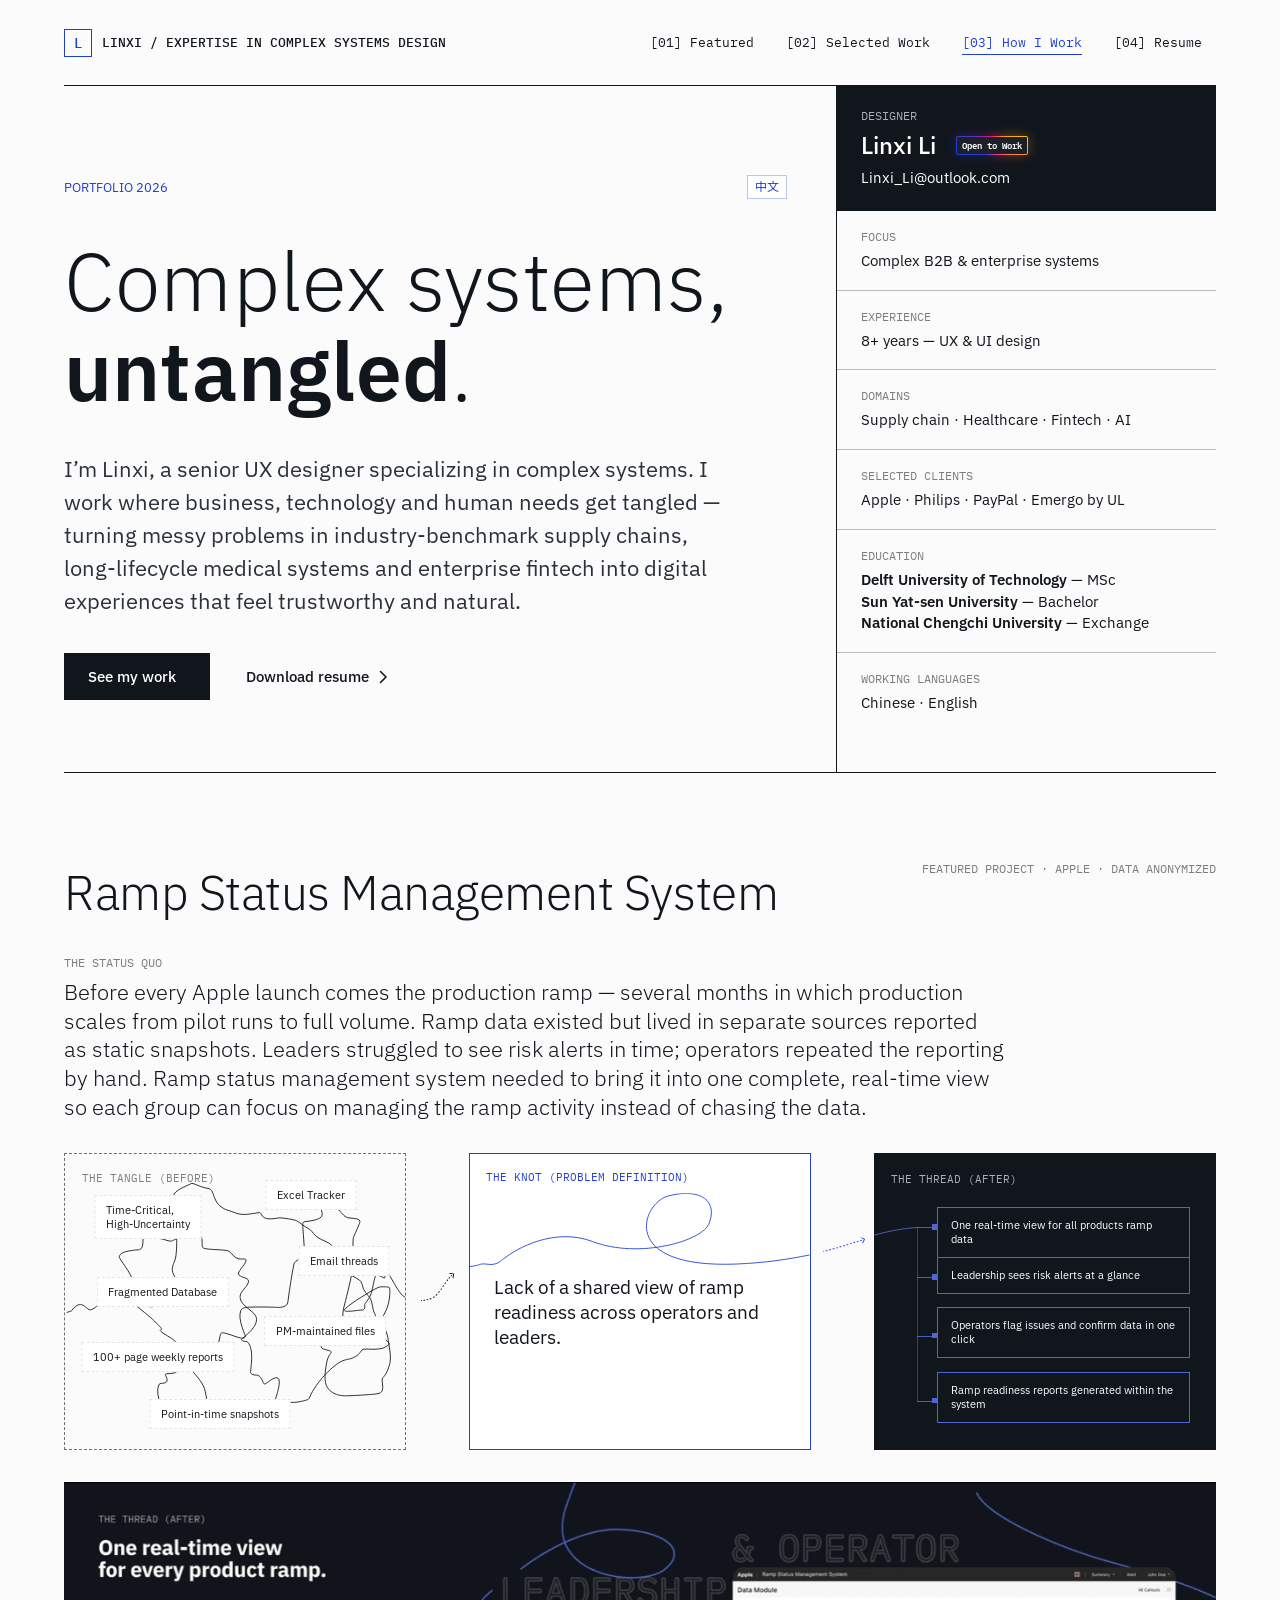
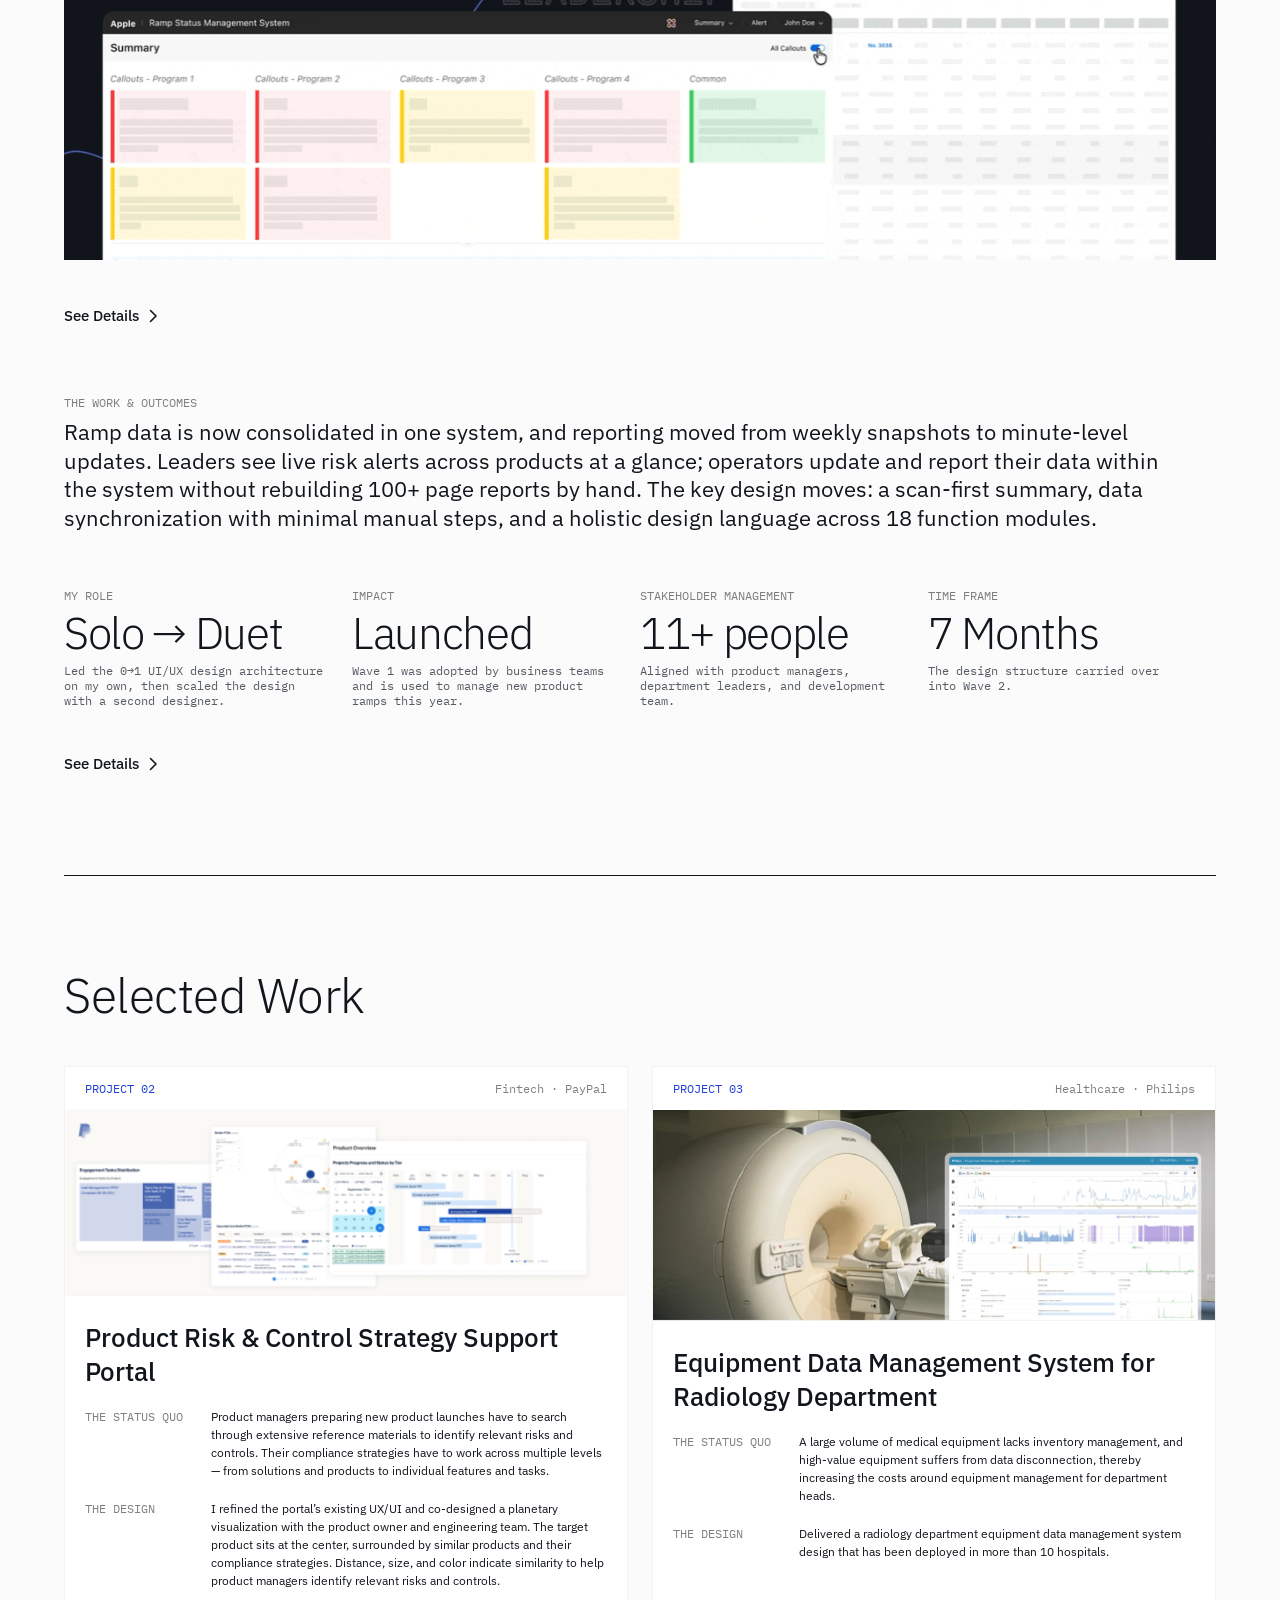
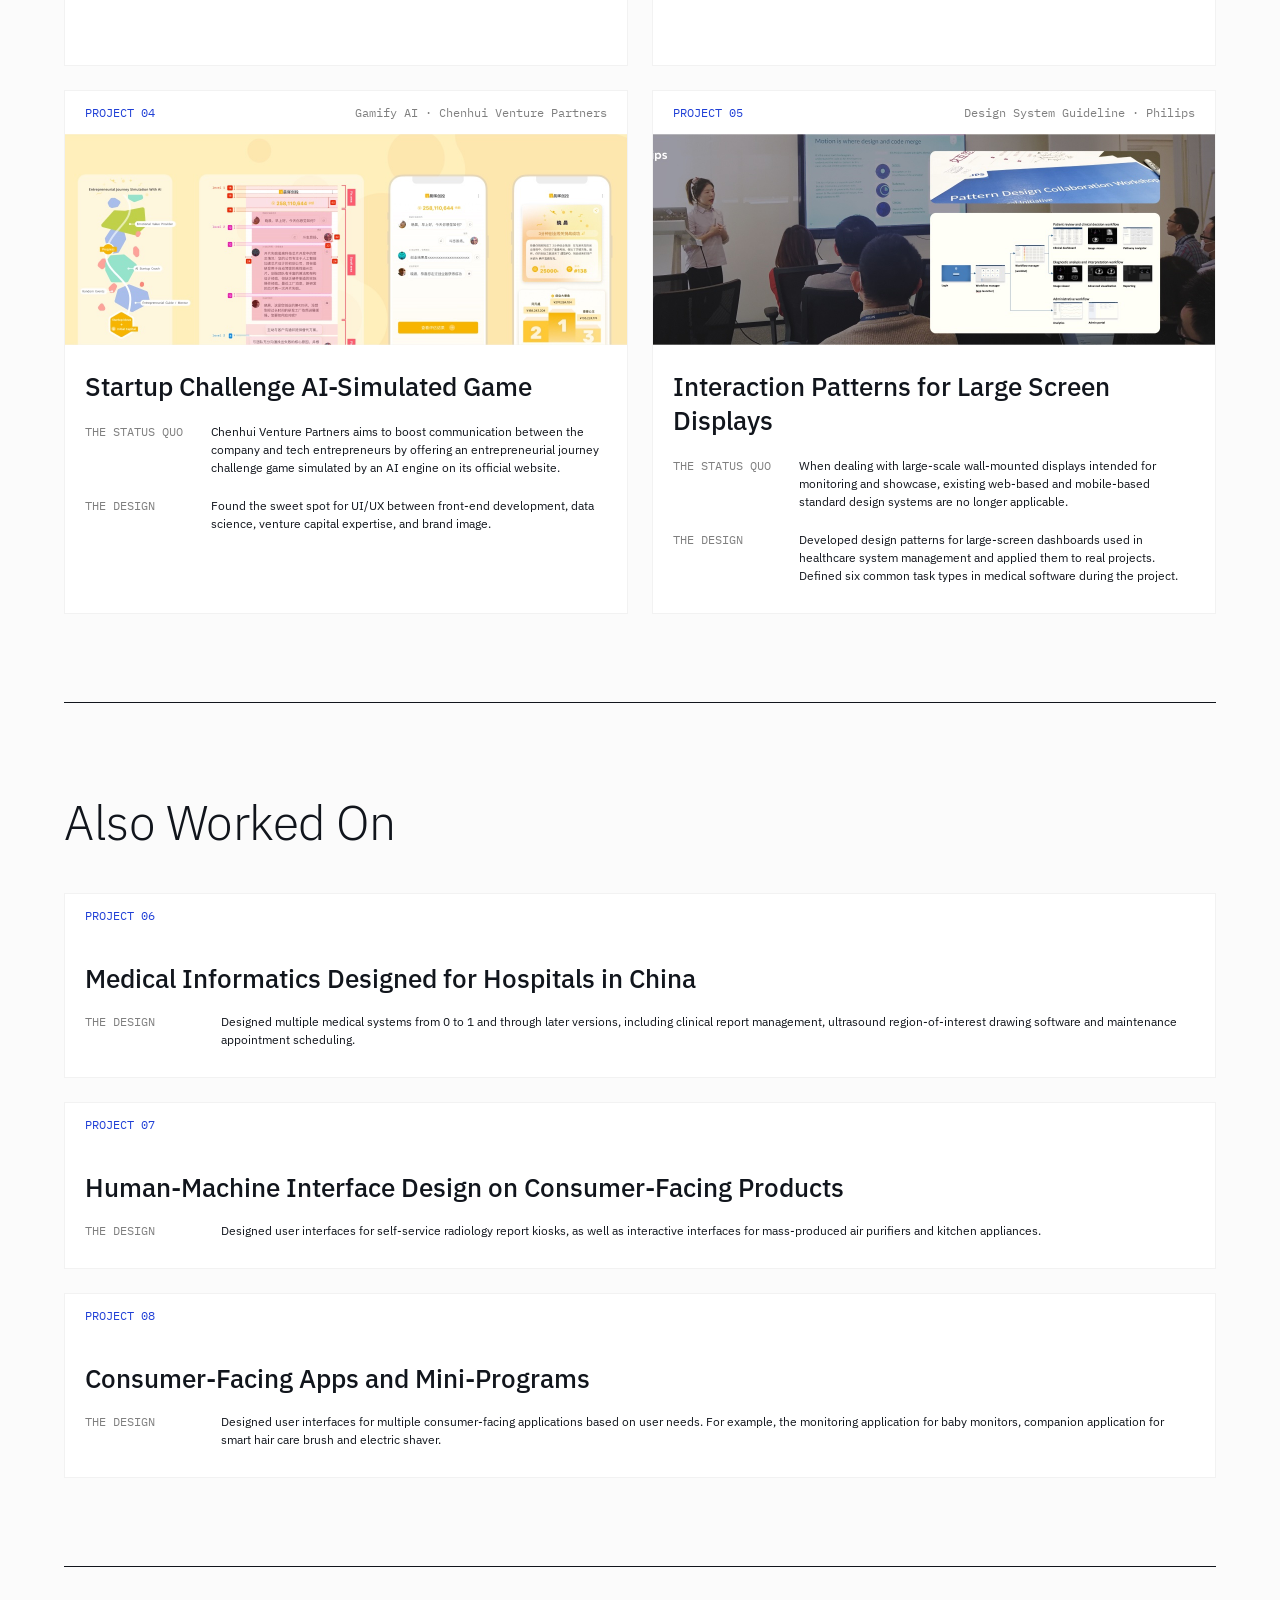
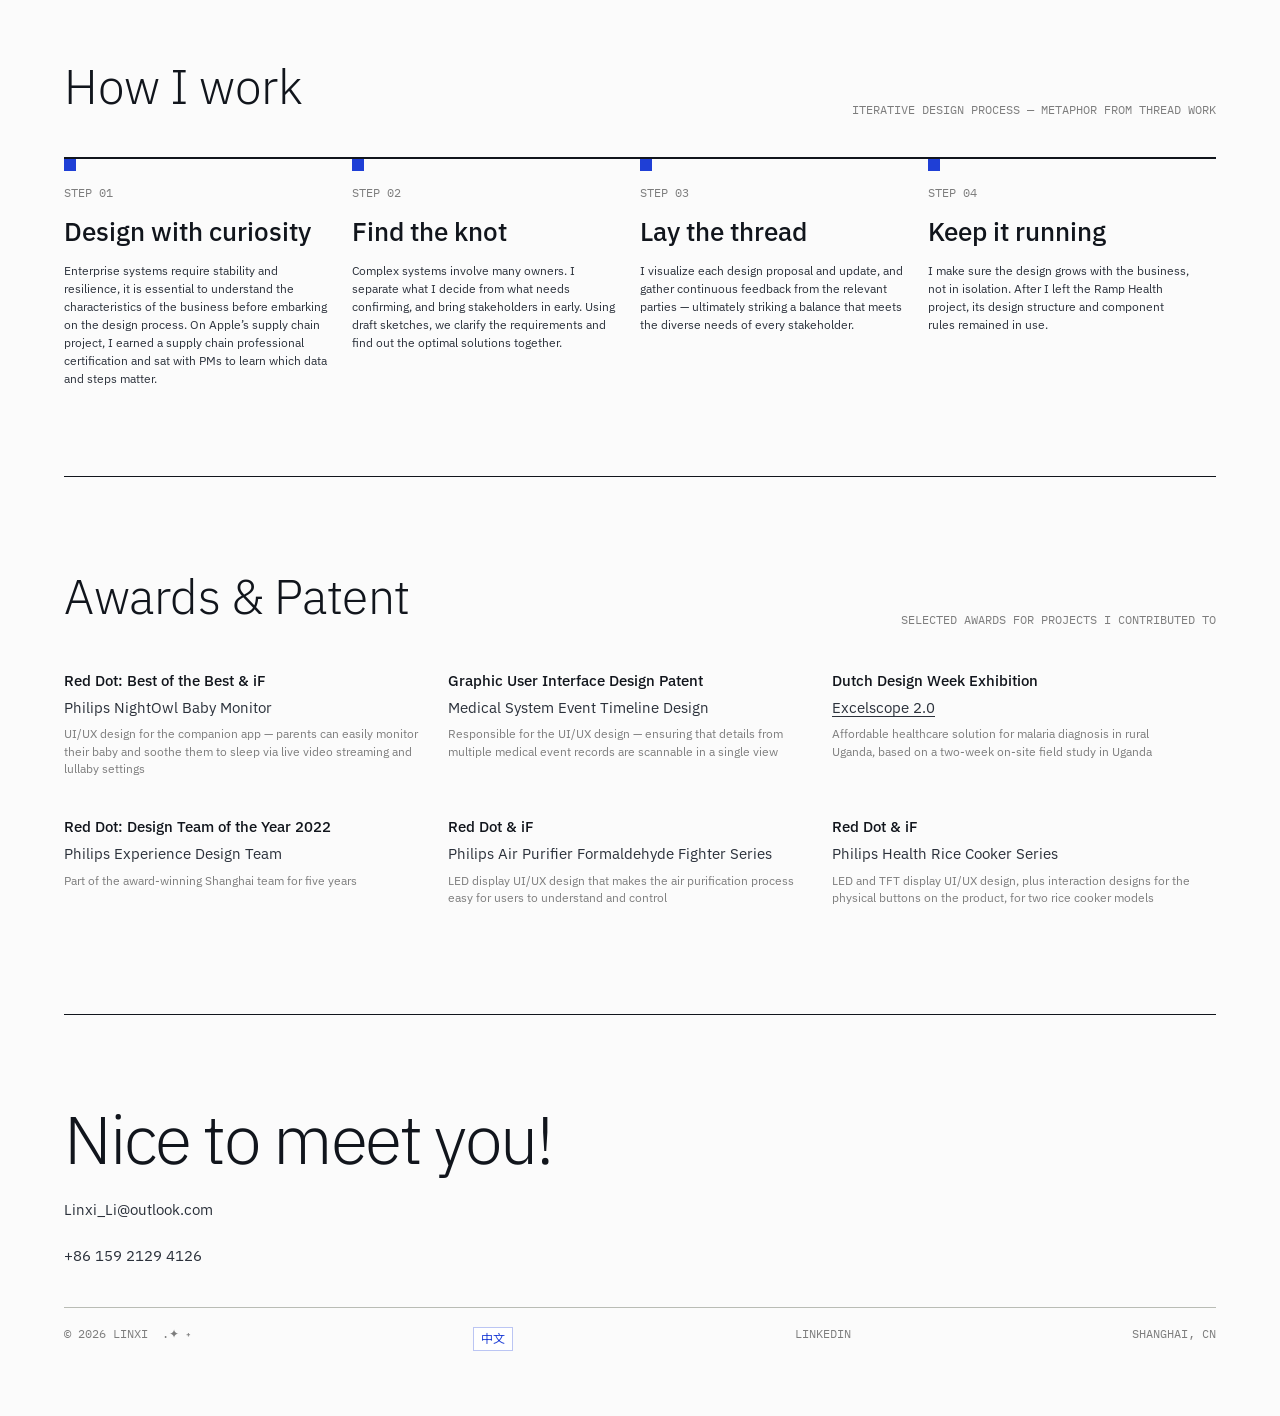
<file: index.html>
<!doctype html>
<html lang="en">
<head>
  <meta charset="utf-8">
  <meta name="viewport" content="width=device-width, initial-scale=1">
  <title>Linxi Li — Senior UX Designer, Complex Systems</title>
  <meta name="description" content="Linxi Li is a senior UX designer specializing in complex systems — supply chain, healthcare & MedTech, fintech and AI.">
  <meta property="og:title" content="Linxi Li — Complex systems, untangled.">
  <meta property="og:description" content="Senior UX designer specializing in complex B2B & enterprise systems.">
  <meta property="og:type" content="website">
  <meta property="og:locale" content="en_US">
  <meta property="og:locale:alternate" content="zh_CN">
  <meta property="og:url" content="https://hellolinxi.com/">
  <meta property="og:site_name" content="Linxi Li">
  <meta property="og:image" content="https://hellolinxi.com/assets/img/og-card.png">
  <meta property="og:image:width" content="1200">
  <meta property="og:image:height" content="630">
  <meta property="og:image:alt" content="Linxi Li, Senior UX Designer — Complex systems, untangled.">
  <meta name="twitter:card" content="summary_large_image">
  <link rel="canonical" href="https://hellolinxi.com/">
  <script type="application/ld+json">
  {
    "@context": "https://schema.org",
    "@type": "Person",
    "name": "Linxi Li",
    "alternateName": "李林溪",
    "jobTitle": "Senior UX Designer",
    "description": "Senior UX designer specializing in complex systems — supply chain, healthcare & MedTech, fintech and AI.",
    "url": "https://hellolinxi.com/",
    "image": "https://hellolinxi.com/assets/img/og-card.png",
    "email": "mailto:Linxi_Li@outlook.com",
    "address": { "@type": "PostalAddress", "addressLocality": "Shanghai", "addressCountry": "CN" },
    "alumniOf": [
      { "@type": "CollegeOrUniversity", "name": "Delft University of Technology" },
      { "@type": "CollegeOrUniversity", "name": "Sun Yat-sen University" }
    ],
    "knowsLanguage": ["en", "zh"],
    "sameAs": ["https://www.linkedin.com/in/lilinxi/"]
  }
  </script>
  <link rel="alternate" hreflang="en" href="https://hellolinxi.com/">
  <link rel="alternate" hreflang="zh-CN" href="https://hellolinxi.com/zh/">
  <link rel="alternate" hreflang="x-default" href="https://hellolinxi.com/">
  <link rel="icon" href="assets/img/favicon.svg" type="image/svg+xml">
  <link rel="preconnect" href="https://fonts.googleapis.com">
  <link rel="preconnect" href="https://fonts.gstatic.com" crossorigin>
  <link href="https://fonts.googleapis.com/css2?family=IBM+Plex+Mono:wght@400;500;600&family=IBM+Plex+Sans:wght@300;400;500;600&display=swap" rel="stylesheet">
  <link rel="stylesheet" href="assets/css/style.css?v=8e1fb5c">
  <script>
    document.documentElement.classList.add('js');
    // First visit: use the browser language unless the visitor has already chosen one. Crawlers stay put.
    (function () {
      try {
        if (localStorage.getItem('lang') || /bot|crawl|spider|slurp|lighthouse/i.test(navigator.userAgent)) return;
        var want = ((navigator.languages && navigator.languages[0]) || navigator.language || '').toLowerCase();
        if (want.indexOf('zh') === 0) location.replace('zh/' + location.search + location.hash);
      } catch (e) {}
    })();
  </script>
</head>
<body>

  <header class="site-header" id="top">
    <div class="page">
      <div class="site-header__inner">
        <a class="logo" href="./" aria-label="Linxi — home">
          <span class="logo__mark">L</span>
          <span class="logo__text">Linxi / expertise in complex systems design</span>
        </a>
        <nav class="nav" aria-label="Main">
          <a class="nav__link" href="#featured">[01] Featured</a>
          <a class="nav__link" href="#work">[02] Selected Work</a>
          <a class="nav__link" href="#approach">[03] How I Work</a>
          <a class="nav__link" href="assets/resume/LinxiLi_Resume.pdf" download="LinxiLi_Resume.pdf">[04] Resume</a>
        </nav>
      </div>
    </div>
  </header>

  <main class="page">

    <!-- Hero -->
    <section class="hero" aria-label="Introduction">
      <div class="hero__intro">
        <div class="hero__top" data-reveal>
          <p class="hero__eyebrow">PORTFOLIO 2026</p>
          <a class="lang-switch" data-lang-switch href="zh/" hreflang="zh-CN" lang="zh-CN" aria-label="中文 — 切换到简体中文">中文</a>
        </div>
        <h1 class="hero__title" data-reveal style="--delay:.08s">Complex systems, <strong>untangled</strong>.</h1>
        <p class="hero__lede" data-reveal style="--delay:.16s">I’m Linxi, a senior UX designer specializing in complex systems. I work where business, technology and human needs get tangled — turning messy problems in industry-benchmark supply chains, long-lifecycle medical systems and enterprise fintech into digital experiences that feel trustworthy and natural.</p>
        <div class="hero__actions" data-reveal style="--delay:.24s">
          <a class="btn" href="#featured">See my work <span class="btn__arrow" aria-hidden="true">→</span></a>
          <a class="text-link" href="assets/resume/LinxiLi_Resume.pdf" download="LinxiLi_Resume.pdf">Download resume
            <svg viewBox="0 0 9 14" fill="none" aria-hidden="true"><path d="M1.5 1.5 7 7l-5.5 5.5" stroke="currentColor" stroke-width="1.6" stroke-linecap="round" stroke-linejoin="round"/></svg>
          </a>
        </div>
      </div>

      <aside class="profile" data-reveal style="--delay:.2s">
        <div class="profile__head">
          <p class="label">Designer</p>
          <div class="profile__name-row">
            <p class="profile__name">Linxi Li</p>
            <span class="status-badge">Open to Work</span>
          </div>
          <span class="profile__email">Linxi_Li@outlook.com</span>
        </div>
        <div class="profile__row">
          <p class="label">Focus</p>
          <p class="profile__value">Complex B2B &amp; enterprise systems</p>
        </div>
        <div class="profile__row">
          <p class="label">Experience</p>
          <p class="profile__value">8+ years — UX &amp; UI design</p>
        </div>
        <div class="profile__row">
          <p class="label">Domains</p>
          <p class="profile__value">Supply chain · Healthcare · Fintech · AI</p>
        </div>
        <div class="profile__row">
          <p class="label">Selected clients</p>
          <p class="profile__value">Apple · Philips · PayPal · Emergo by UL</p>
        </div>
        <div class="profile__row">
          <p class="label">Education</p>
          <p class="profile__value"><strong>Delft University of Technology</strong> — MSc<br><strong>Sun Yat-sen University</strong> — Bachelor<br><strong>National Chengchi University</strong> — Exchange</p>
        </div>
        <div class="profile__row">
          <p class="label">WORKING LANGUAGES</p>
          <p class="profile__value">Chinese · English</p>
        </div>
      </aside>
    </section>

    <!-- Featured project -->
    <section class="section section--featured section--ruled" id="featured" aria-labelledby="featured-title">
      <div class="section-header section-header--top" data-reveal>
        <h2 class="section-title" id="featured-title">Ramp Status Management System</h2>
        <p class="section-meta">Featured Project · Apple · Data Anonymized</p>
      </div>

      <div class="status-quo" data-reveal>
        <p class="label">The status quo</p>
        <p class="status-quo__text">Before every Apple launch comes the production ramp — several months in which production scales from pilot runs to full volume. Ramp data existed but lived in separate sources reported as static snapshots. Leaders struggled to see risk alerts in time; operators repeated the reporting by hand. Ramp status management system needed to bring it into one complete, real-time view so each group can focus on managing the ramp activity instead of chasing the data.</p>
      </div>

      <!-- Fig. 1 — tangle to thread -->
      <div class="flow" role="img" aria-label="Diagram: the tangle of scattered sources, the knot of the core problem, and the thread of the designed solution">
        <div class="flow__box tangle">
          <img class="tangle__lines wipe" src="assets/img/tangle-lines.svg" width="386" height="272.595" alt="" style="--delay:.1s">
          <p class="flow__label">The tangle (Before)</p>
          <div class="chip pop" style="left:calc(50% - 99px);top:46px;--delay:.35s">Time-Critical,<br>High-Uncertainty</div>
          <div class="chip pop" style="left:calc(50% + 86px);top:29px;--delay:.45s">Excel Tracker</div>
          <div class="chip pop" style="left:calc(50% + 123.5px);top:104px;--delay:.55s">Email threads</div>
          <div class="chip pop" style="left:calc(50% - 82.5px);top:140px;--delay:.65s">Fragmented Database</div>
          <div class="chip pop" style="left:calc(50% + 102.5px);top:184px;--delay:.75s">PM-maintained files</div>
          <div class="chip pop" style="left:calc(50% - 88px);top:214px;--delay:.85s">100+ page weekly reports</div>
          <div class="chip pop" style="left:calc(50% - 17px);top:279px;--delay:.95s">Point-in-time snapshots</div>
        </div>

        <div class="flow__arrow flow__arrow--1" aria-hidden="true">
          <img class="wipe" src="assets/img/arrow-1.svg" width="38.0937" height="32.6339" alt="" style="--delay:1.1s">
        </div>

        <div class="flow__box knot">
          <p class="flow__label">The knot (Problem Definition)</p>
          <img class="knot__line wipe" src="assets/img/knot-line.svg" width="387" height="84.4166" alt="" style="--delay:1.25s">
          <p class="knot__text pop" style="--delay:1.7s">Lack of a shared view of ramp readiness across operators and leaders.</p>
        </div>

        <div class="flow__arrow flow__arrow--2" aria-hidden="true">
          <img class="wipe" src="assets/img/arrow-2.svg" width="48.2404" height="17.0959" alt="" style="--delay:1.9s">
        </div>

        <div class="flow__box thread">
          <p class="flow__label">The thread (After)</p>
          <img class="thread__in wipe" src="assets/img/thread-in.svg" width="60.5001" height="12.3673" alt="" style="--delay:2.05s">
          <img class="thread__spine wipe wipe--down" src="assets/img/thread-vline.svg" width="1" height="198.5" alt="" style="--delay:2.25s">
          <img class="thread__tick pop" src="assets/img/thread-hline.svg" width="21" height="1" alt="" style="top:84px;--delay:2.35s">
          <img class="thread__tick pop" src="assets/img/thread-hline.svg" width="21" height="1" alt="" style="top:141px;--delay:2.5s">
          <img class="thread__tick pop" src="assets/img/thread-hline.svg" width="21" height="1" alt="" style="top:208px;--delay:2.65s">
          <img class="thread__tick pop" src="assets/img/thread-hline.svg" width="21" height="1" alt="" style="top:282px;--delay:2.8s">
          <span class="thread__node pop" style="top:81px;--delay:2.35s"></span>
          <span class="thread__node pop" style="top:138px;--delay:2.5s"></span>
          <span class="thread__node pop" style="top:205px;--delay:2.65s"></span>
          <span class="thread__node pop" style="top:279px;--delay:2.8s"></span>
          <p class="thread__item pop" style="top:61px;--delay:2.4s">One real-time view for all products ramp data</p>
          <p class="thread__item pop" style="top:118px;--delay:2.55s">Leadership sees risk alerts at a glance</p>
          <p class="thread__item pop" style="top:175px;--delay:2.7s">Operators flag issues and confirm data in one click</p>
          <p class="thread__item pop" style="top:249px;--delay:2.85s">Ramp readiness reports generated within the system</p>
        </div>
      </div>

      <a class="feature-image" href="ramp-health/" aria-label="Ramp Status Management System — view the case study" data-reveal>
        <picture>
          <source srcset="assets/img/ramp-health-banner.png" media="(prefers-reduced-motion: reduce)">
          <img src="assets/img/ramp-health-banner.gif" alt="Ramp Status Management System — the Summary view and a data module, connecting leadership and operators" width="1310" height="430">
        </picture>
      </a>

      <div data-reveal>
        <a class="text-link" href="ramp-health/">See Details
          <svg viewBox="0 0 9 14" fill="none" aria-hidden="true"><path d="M1.5 1.5 7 7l-5.5 5.5" stroke="currentColor" stroke-width="1.6" stroke-linecap="round" stroke-linejoin="round"/></svg>
        </a>
      </div>

      <div class="outcomes" data-reveal>
        <p class="label">The work &amp; outcomes</p>
        <p class="outcomes__text">Ramp data is now consolidated in one system, and reporting moved from weekly snapshots to minute-level updates. Leaders see live risk alerts across products at a glance; operators update and report their data within the system without rebuilding 100+ page reports by hand. The key design moves: a scan-first summary, data synchronization with minimal manual steps, and a holistic design language across 18 function modules.</p>
      </div>

      <div class="stats">
        <div class="stat" data-reveal>
          <p class="label">My Role</p>
          <p class="stat__value">Solo → Duet</p>
          <p class="stat__note">Led the 0→1 UI/UX design architecture on my own, then scaled the design with a second designer.</p>
        </div>
        <div class="stat" data-reveal style="--delay:.08s">
          <p class="label">Impact</p>
          <p class="stat__value">Launched</p>
          <p class="stat__note">Wave 1 was adopted by business teams and is used to manage new product ramps this year.</p>
        </div>
        <div class="stat" data-reveal style="--delay:.16s">
          <p class="label">Stakeholder Management</p>
          <p class="stat__value"><span data-count="11">11</span>+ people</p>
          <p class="stat__note">Aligned with product managers, department leaders, and development team.</p>
        </div>
        <div class="stat" data-reveal style="--delay:.24s">
          <p class="label">Time Frame</p>
          <p class="stat__value"><span data-count="7">7</span> Months</p>
          <p class="stat__note">The design structure carried over into Wave 2.</p>
        </div>
      </div>

      <div data-reveal>
        <a class="text-link" href="ramp-health/">See Details
          <svg viewBox="0 0 9 14" fill="none" aria-hidden="true"><path d="M1.5 1.5 7 7l-5.5 5.5" stroke="currentColor" stroke-width="1.6" stroke-linecap="round" stroke-linejoin="round"/></svg>
        </a>
      </div>
    </section>

    <!-- Selected work -->
    <section class="section section--ruled" id="work" aria-labelledby="work-title">
      <div class="section-header" data-reveal>
        <h2 class="section-title" id="work-title">Selected Work</h2>
      </div>

      <div class="cards">
        <article class="card card--private" id="risk-control" tabindex="0" aria-labelledby="risk-control-title" aria-describedby="risk-control-notice" data-reveal>
          <div class="card__bar">
            <span class="card__num">PROJECT 02</span>
            <span class="card__client">Fintech · PayPal</span>
          </div>
          <div class="card__media"><img src="assets/img/card-paypal-private.png" alt="" width="642" height="212" loading="lazy"></div>
          <div class="card__body">
            <h3 class="card__title" id="risk-control-title">Product Risk &amp; Control Strategy Support Portal</h3>
            <div class="card__details">
              <div class="card__detail">
                <p class="label">The status quo</p>
                <p>Product managers preparing new product launches have to search through extensive reference materials to identify relevant risks and controls. Their compliance strategies have to work across multiple levels — from solutions and products to individual features and tasks.</p>
              </div>
              <div class="card__detail">
                <p class="label">The design</p>
                <p>I refined the portal’s existing UX/UI and co-designed a planetary visualization with the product owner and engineering team. The target product sits at the center, surrounded by similar products and their compliance strategies. Distance, size, and color indicate similarity to help product managers identify relevant risks and controls.</p>
              </div>
            </div>
            <p class="card__notice" id="risk-control-notice">* To respect confidentiality and intellectual property, project screens and the full case study are not publicly available. Please get in touch to discuss my experience with complex business requirements, information architecture, and interaction design.</p>
          </div>
        </article>

        <a class="card" href="equipment-management/" aria-labelledby="equipment-management-title" data-reveal style="--delay:.1s">
          <div class="card__bar">
            <span class="card__num">PROJECT 03 <svg viewBox="0 0 12 12" fill="none" aria-hidden="true"><path d="M2 10 10 2M4 2h6v6" stroke="currentColor" stroke-width="1.4"/></svg></span>
            <span class="card__client">Healthcare · Philips</span>
          </div>
          <div class="card__media"><img src="assets/img/card-philips-radiology.jpg" alt="" width="1284" height="423" loading="lazy"></div>
          <div class="card__body">
            <h3 class="card__title" id="equipment-management-title">Equipment Data Management System for Radiology Department</h3>
            <div class="card__details">
              <div class="card__detail">
                <p class="label">The status quo</p>
                <p>A large volume of medical equipment lacks inventory management, and high-value equipment suffers from data disconnection, thereby increasing the costs around equipment management for department heads.</p>
              </div>
              <div class="card__detail">
                <p class="label">The design</p>
                <p>Delivered a radiology department equipment data management system design that has been deployed in more than 10 hospitals.</p>
              </div>
            </div>
          </div>
        </a>

        <a class="card" id="startup-challenge" role="button" tabindex="0" data-soon data-reveal>
          <div class="card__bar">
            <span class="card__num">PROJECT 04 <svg viewBox="0 0 12 12" fill="none" aria-hidden="true"><path d="M2 10 10 2M4 2h6v6" stroke="currentColor" stroke-width="1.4"/></svg></span>
            <span class="card__client">Gamify AI · Chenhui Venture Partners</span>
          </div>
          <div class="card__media"><img src="assets/img/card-ai-game.jpg" alt="" width="1284" height="423" loading="lazy"></div>
          <div class="card__body">
            <h3 class="card__title">Startup Challenge AI-Simulated Game</h3>
            <div class="card__details">
              <div class="card__detail">
                <p class="label">The status quo</p>
                <p>Chenhui Venture Partners aims to boost communication between the company and tech entrepreneurs by offering an entrepreneurial journey challenge game simulated by an AI engine on its official website.</p>
              </div>
              <div class="card__detail">
                <p class="label">The design</p>
                <p>Found the sweet spot for UI/UX between front-end development, data science, venture capital expertise, and brand image.</p>
              </div>
            </div>
          </div>
        </a>

        <a class="card" role="button" tabindex="0" data-soon data-reveal style="--delay:.1s">
          <div class="card__bar">
            <span class="card__num">PROJECT 05 <svg viewBox="0 0 12 12" fill="none" aria-hidden="true"><path d="M2 10 10 2M4 2h6v6" stroke="currentColor" stroke-width="1.4"/></svg></span>
            <span class="card__client">Design System Guideline · Philips</span>
          </div>
          <div class="card__media"><img src="assets/img/card-large-screen.jpg" alt="" width="1284" height="423" loading="lazy"></div>
          <div class="card__body">
            <h3 class="card__title">Interaction Patterns for Large Screen Displays</h3>
            <div class="card__details">
              <div class="card__detail">
                <p class="label">The status quo</p>
                <p>When dealing with large-scale wall-mounted displays intended for monitoring and showcase, existing web-based and mobile-based standard design systems are no longer applicable.</p>
              </div>
              <div class="card__detail">
                <p class="label">The design</p>
                <p>Developed design patterns for large-screen dashboards used in healthcare system management and applied them to real projects. Defined six common task types in medical software during the project.</p>
              </div>
            </div>
          </div>
        </a>
      </div>
    </section>

    <!-- Also worked on -->
    <section class="section section--ruled" aria-labelledby="also-title">
      <div class="section-header" data-reveal>
        <h2 class="section-title" id="also-title">Also Worked On</h2>
      </div>

      <div class="cards cards--stack">
        <a class="card" role="button" tabindex="0" data-soon data-reveal>
          <div class="card__bar">
            <span class="card__num">PROJECT 06 <svg viewBox="0 0 12 12" fill="none" aria-hidden="true"><path d="M2 10 10 2M4 2h6v6" stroke="currentColor" stroke-width="1.4"/></svg></span>
          </div>
          <div class="card__body">
            <h3 class="card__title">Medical Informatics Designed for Hospitals in China</h3>
            <div class="card__details">
              <div class="card__detail">
                <p class="label">The design</p>
                <p>Designed multiple medical systems from 0 to 1 and through later versions, including clinical report management, ultrasound region-of-interest drawing software and maintenance appointment scheduling.</p>
              </div>
            </div>
          </div>
        </a>

        <a class="card" role="button" tabindex="0" data-soon data-reveal>
          <div class="card__bar">
            <span class="card__num">PROJECT 07 <svg viewBox="0 0 12 12" fill="none" aria-hidden="true"><path d="M2 10 10 2M4 2h6v6" stroke="currentColor" stroke-width="1.4"/></svg></span>
          </div>
          <div class="card__body">
            <h3 class="card__title">Human-Machine Interface Design on Consumer-Facing Products</h3>
            <div class="card__details">
              <div class="card__detail">
                <p class="label">The design</p>
                <p>Designed user interfaces for self-service radiology report kiosks, as well as interactive interfaces for mass-produced air purifiers and kitchen appliances.</p>
              </div>
            </div>
          </div>
        </a>

        <a class="card" role="button" tabindex="0" data-soon data-reveal>
          <div class="card__bar">
            <span class="card__num">PROJECT 08 <svg viewBox="0 0 12 12" fill="none" aria-hidden="true"><path d="M2 10 10 2M4 2h6v6" stroke="currentColor" stroke-width="1.4"/></svg></span>
          </div>
          <div class="card__body">
            <h3 class="card__title">Consumer-Facing Apps and Mini-Programs</h3>
            <div class="card__details">
              <div class="card__detail">
                <p class="label">The design</p>
                <p>Designed user interfaces for multiple consumer-facing applications based on user needs. For example, the monitoring application for baby monitors, companion application for smart hair care brush and electric shaver.</p>
              </div>
            </div>
          </div>
        </a>
      </div>
    </section>

    <!-- How I work -->
    <section class="section section--ruled" id="approach" aria-labelledby="approach-title">
      <div class="section-header" data-reveal>
        <h2 class="section-title" id="approach-title">How I work</h2>
        <p class="section-meta">Iterative design process — metaphor from thread work</p>
      </div>

      <div class="steps">
        <div class="step" data-reveal>
          <span class="step__marker"></span>
          <p class="step__num">STEP 01</p>
          <h3 class="step__title">Design with curiosity</h3>
          <p class="step__text">Enterprise systems require stability and resilience, it is essential to understand the characteristics of the business before embarking on the design process. On Apple’s supply chain project, I earned a supply chain professional certification and sat with PMs to learn which data and steps matter.</p>
        </div>
        <div class="step" data-reveal style="--delay:.1s">
          <span class="step__marker"></span>
          <p class="step__num">STEP 02</p>
          <h3 class="step__title">Find the knot</h3>
          <p class="step__text">Complex systems involve many owners. I separate what I decide from what needs confirming, and bring stakeholders in early. Using draft sketches, we clarify the requirements and find out the optimal solutions together.</p>
        </div>
        <div class="step" data-reveal style="--delay:.2s">
          <span class="step__marker"></span>
          <p class="step__num">STEP 03</p>
          <h3 class="step__title">Lay the thread</h3>
          <p class="step__text">I visualize each design proposal and update, and gather continuous feedback from the relevant parties — ultimately striking a balance that meets the diverse needs of every stakeholder.</p>
        </div>
        <div class="step" data-reveal style="--delay:.3s">
          <span class="step__marker"></span>
          <p class="step__num">STEP 04</p>
          <h3 class="step__title">Keep it running</h3>
          <p class="step__text">I make sure the design grows with the business, not in isolation. After I left the Ramp Health project, its design structure and component rules remained in use.</p>
        </div>
      </div>
    </section>

    <!-- Awards & patent -->
    <section class="section section--tight" aria-labelledby="awards-title">
      <div class="section-header" data-reveal>
        <h2 class="section-title" id="awards-title">Awards &amp; Patent</h2>
        <p class="section-meta">Selected awards for projects I contributed to</p>
      </div>

      <div class="awards">
        <div class="award" data-reveal>
          <p class="award__title">Red Dot: Best of the Best &amp; iF</p>
          <p class="award__project">Philips NightOwl Baby Monitor</p>
          <p class="award__role">UI/UX design for the companion app — parents can easily monitor their baby and soothe them to sleep via live video streaming and lullaby settings</p>
        </div>
        <div class="award" data-reveal style="--delay:.08s">
          <p class="award__title">Graphic User Interface Design Patent</p>
          <p class="award__project">Medical System Event Timeline Design</p>
          <p class="award__role">Responsible for the UI/UX design — ensuring that details from multiple medical event records are scannable in a single view</p>
        </div>
        <div class="award" data-reveal style="--delay:.16s">
          <p class="award__title">Dutch Design Week Exhibition</p>
          <p class="award__project"><a href="https://www.tudelft.nl/en/innovatie-impact/project-cases/excelscope" target="_blank" rel="noopener">Excelscope 2.0</a></p>
          <p class="award__role">Affordable healthcare solution for malaria diagnosis in rural Uganda, based on a two-week on-site field study in Uganda</p>
        </div>
        <div class="award" data-reveal>
          <p class="award__title">Red Dot: Design Team of the Year 2022</p>
          <p class="award__project">Philips Experience Design Team</p>
          <p class="award__role">Part of the award-winning Shanghai team for five years</p>
        </div>
        <div class="award" data-reveal style="--delay:.08s">
          <p class="award__title">Red Dot &amp; iF</p>
          <p class="award__project">Philips Air Purifier Formaldehyde Fighter Series</p>
          <p class="award__role">LED display UI/UX design that makes the air purification process easy for users to understand and control</p>
        </div>
        <div class="award" data-reveal style="--delay:.16s">
          <p class="award__title">Red Dot &amp; iF</p>
          <p class="award__project">Philips Health Rice Cooker Series</p>
          <p class="award__role">LED and TFT display UI/UX design, plus interaction designs for the physical buttons on the product, for two rice cooker models</p>
        </div>
      </div>
    </section>

    <!-- Footer -->
    <footer class="footer" id="contact">
      <div class="footer__contact">
        <p class="footer__title" data-reveal>Nice to meet you!</p>
        <span class="footer__link">Linxi_Li@outlook.com</span>
        <a class="footer__link" href="tel:+8615921294126">+86 159 2129 4126</a>
      </div>
      <div class="legal">
        <p>© 2026 LINXI&nbsp;&nbsp;.✦ ˖</p>
        <a class="lang-switch" data-lang-switch href="zh/" hreflang="zh-CN" lang="zh-CN" aria-label="中文 — 切换到简体中文">中文</a>
        <a href="https://www.linkedin.com/in/lilinxi/" target="_blank" rel="noopener">LINKEDIN</a>
        <p>SHANGHAI, CN</p>
      </div>
    </footer>

  </main>

  <!-- Toast for unpublished case studies -->
  <div class="toast" role="status" aria-live="polite">
    <div class="toast__inner">
      <p class="toast__title">Coming soon.</p>
      <p class="toast__text">The full story of this project is on its way. In the meantime, I’m happy to walk you through it in person.</p>
    </div>
  </div>

  <script src="assets/js/main.js?v=241c183"></script>
</body>
</html>
</file>
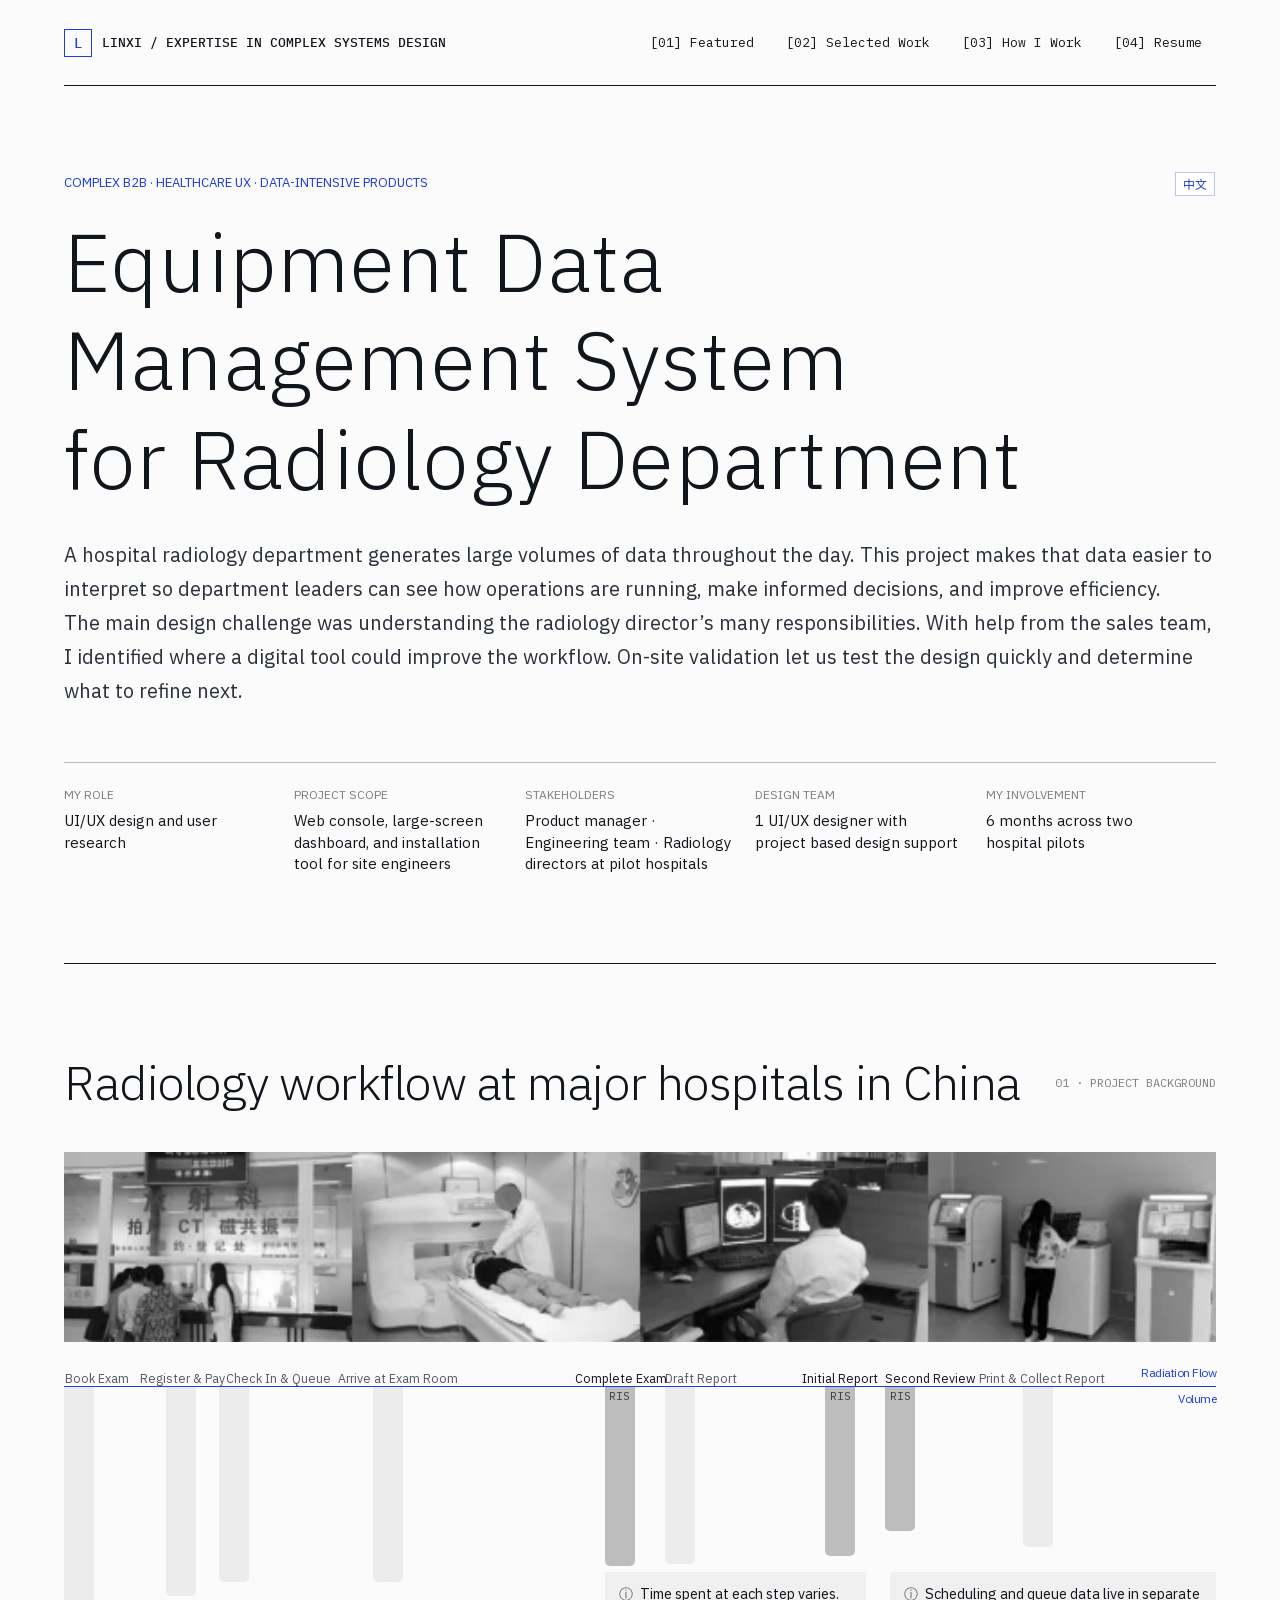
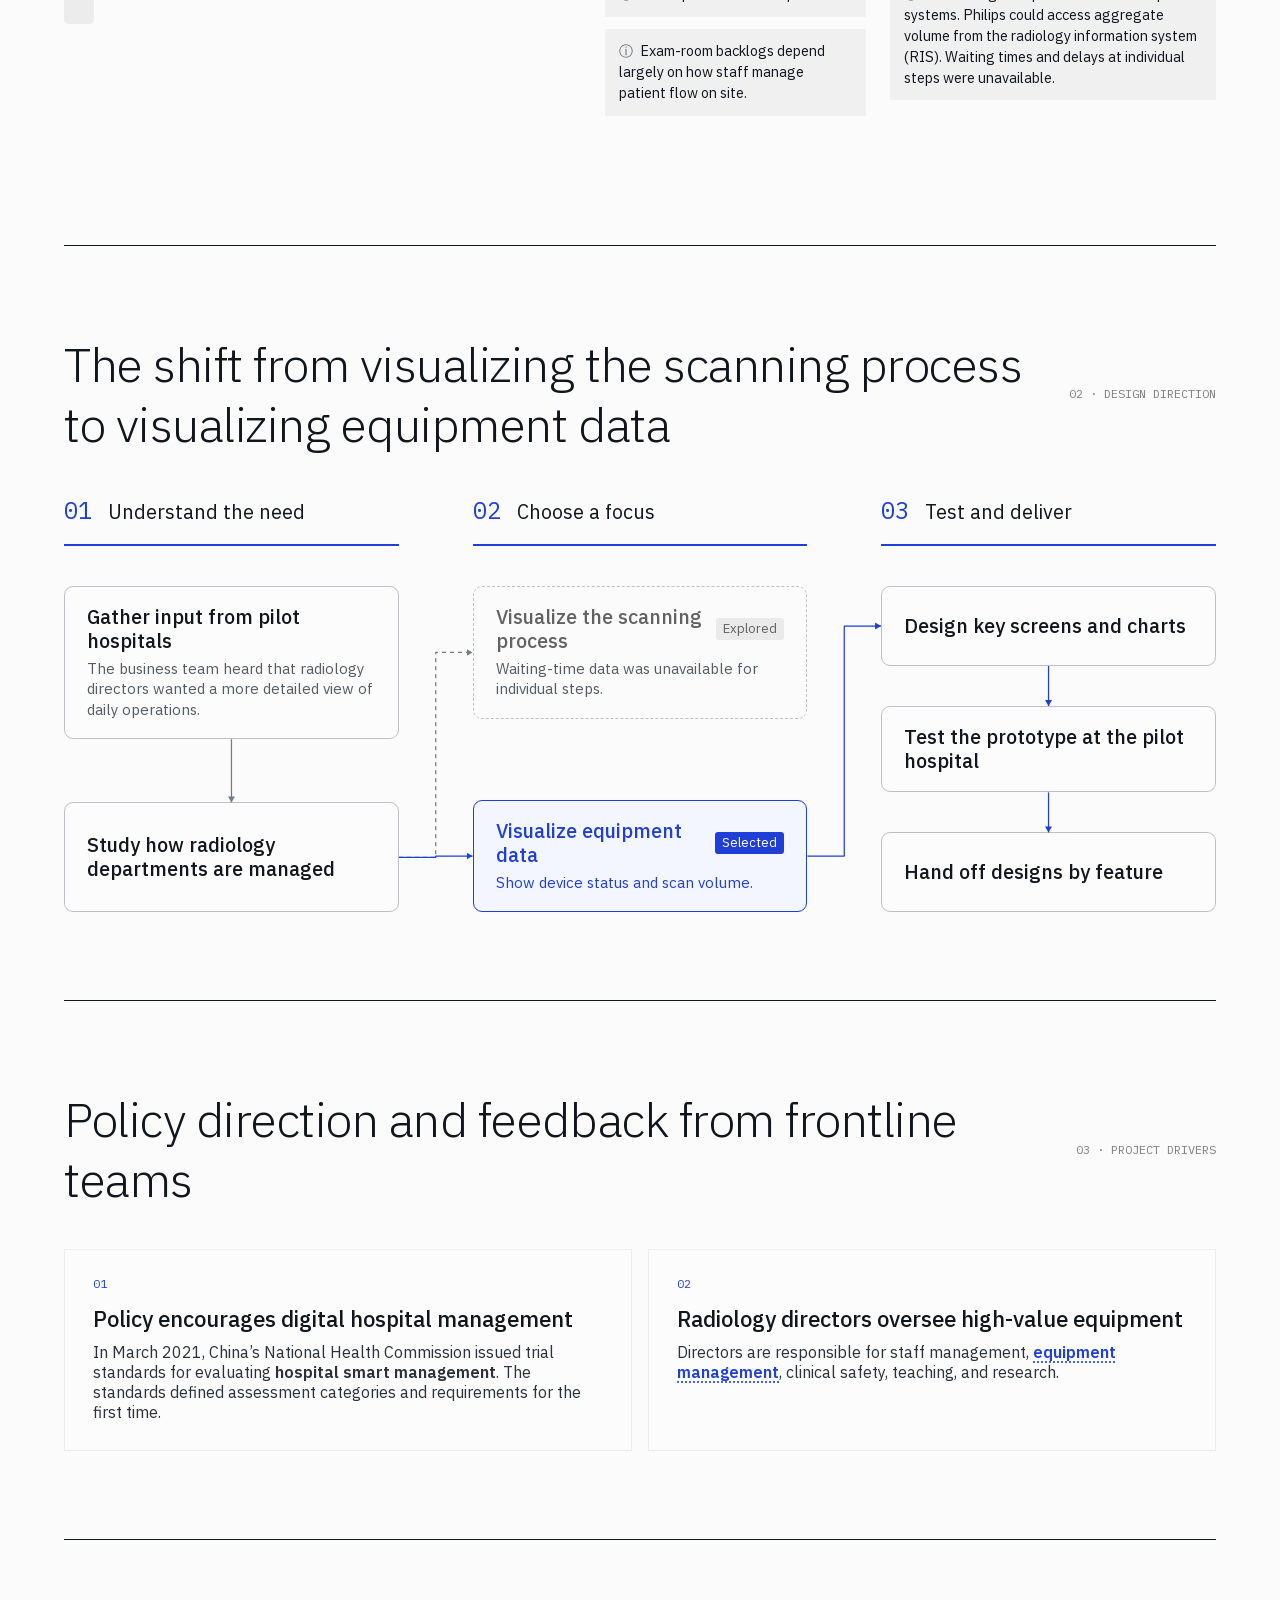
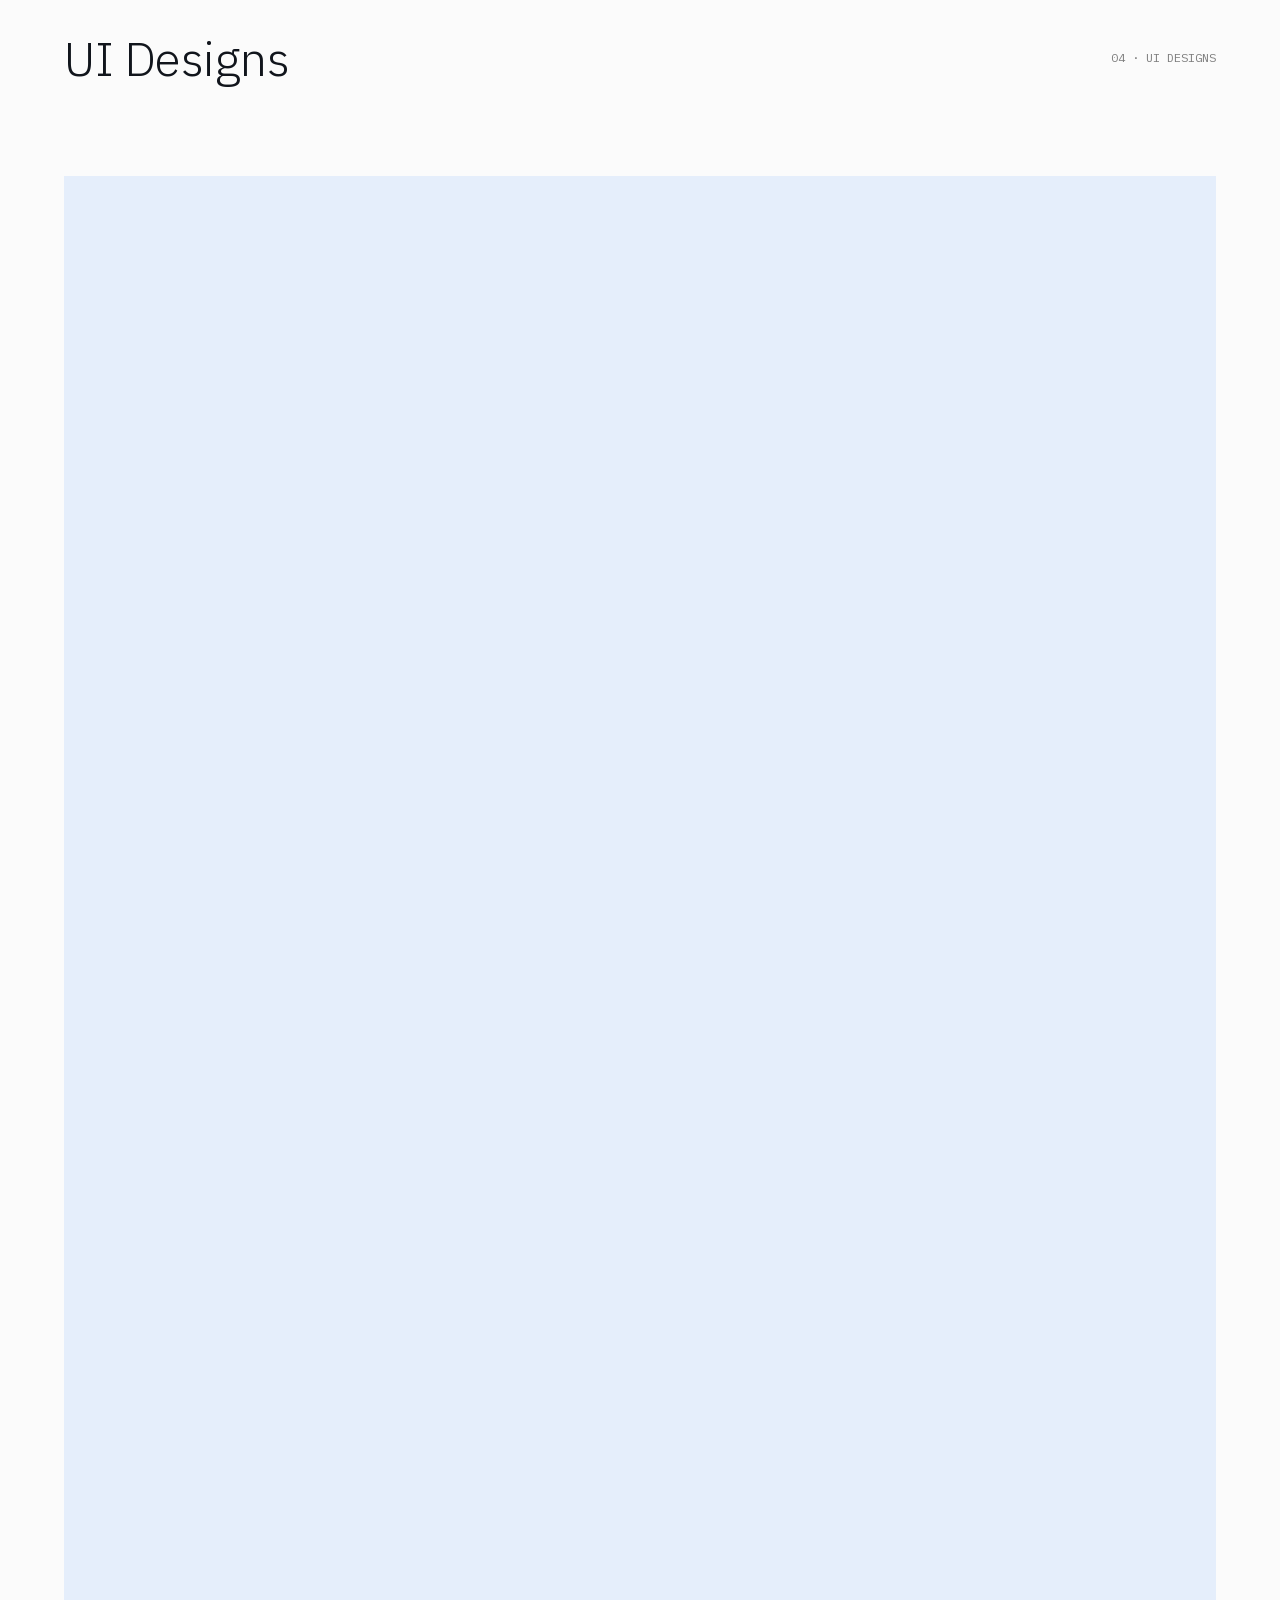
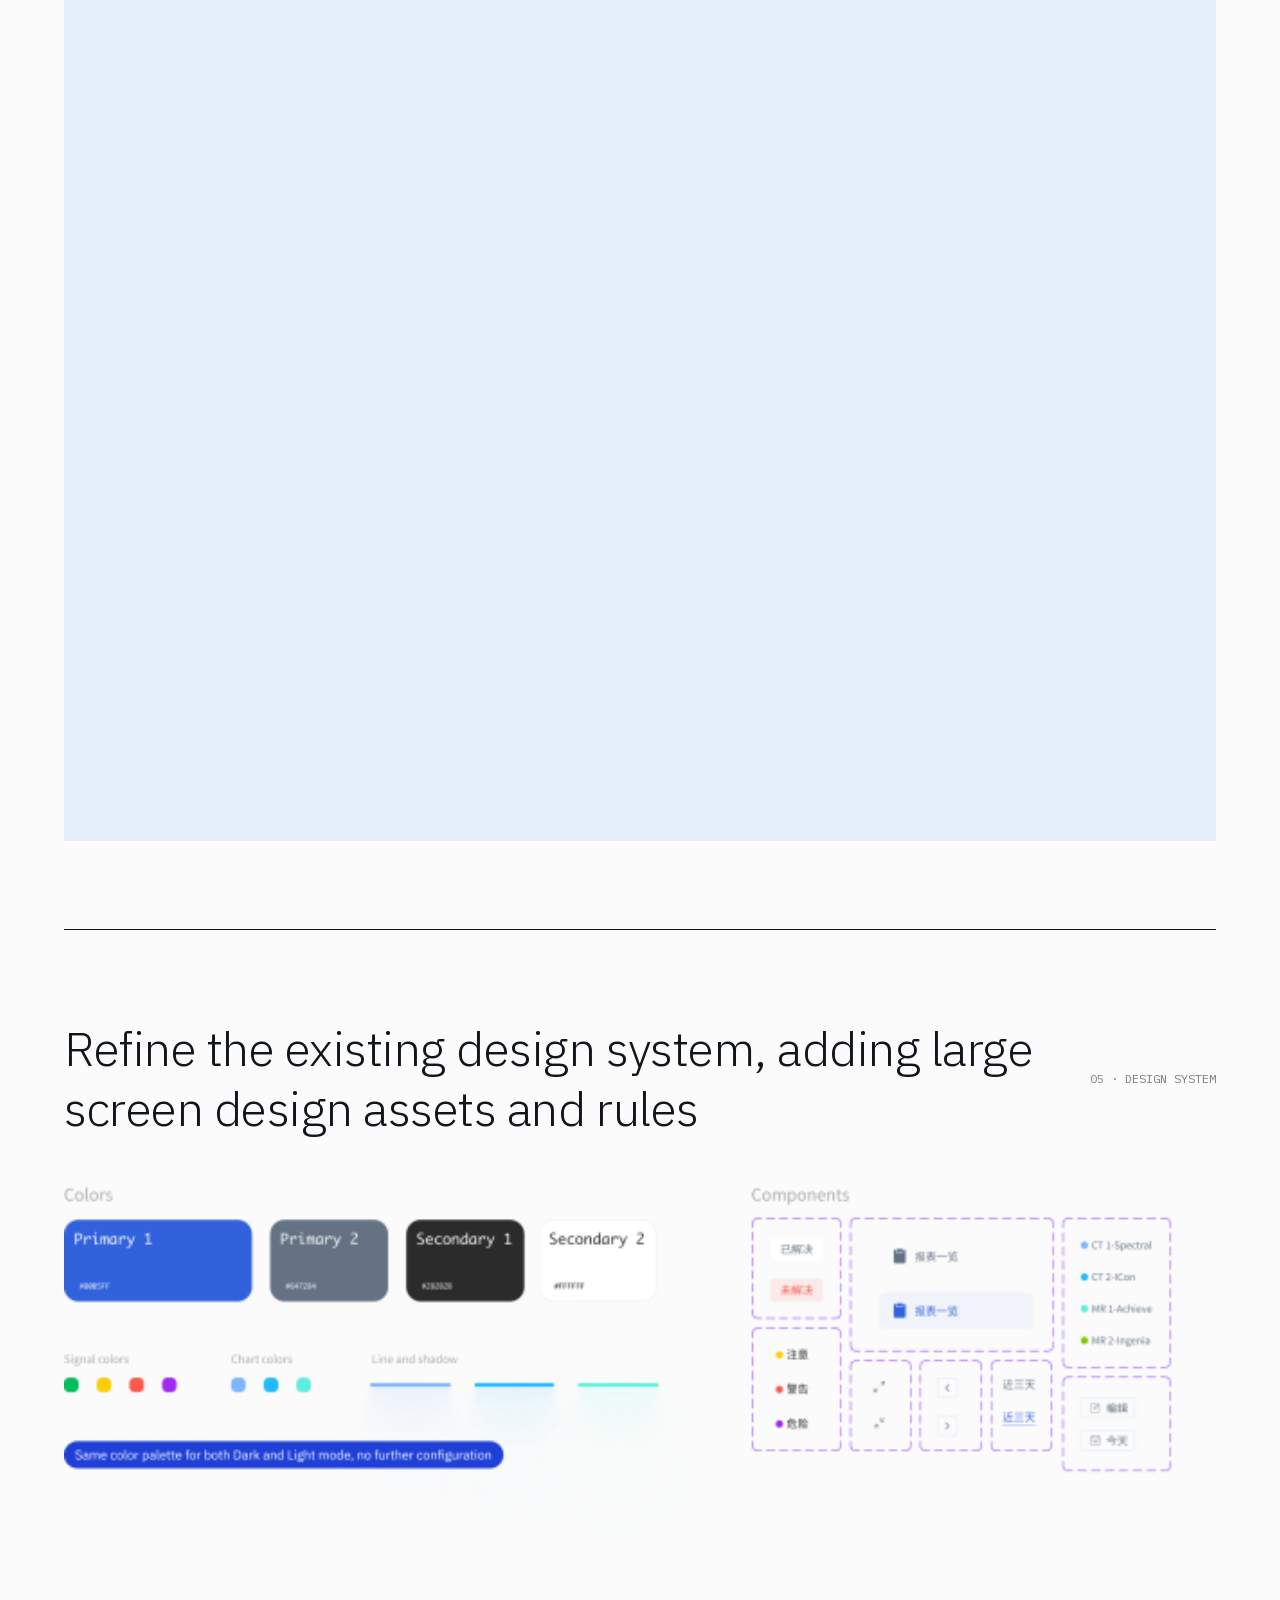
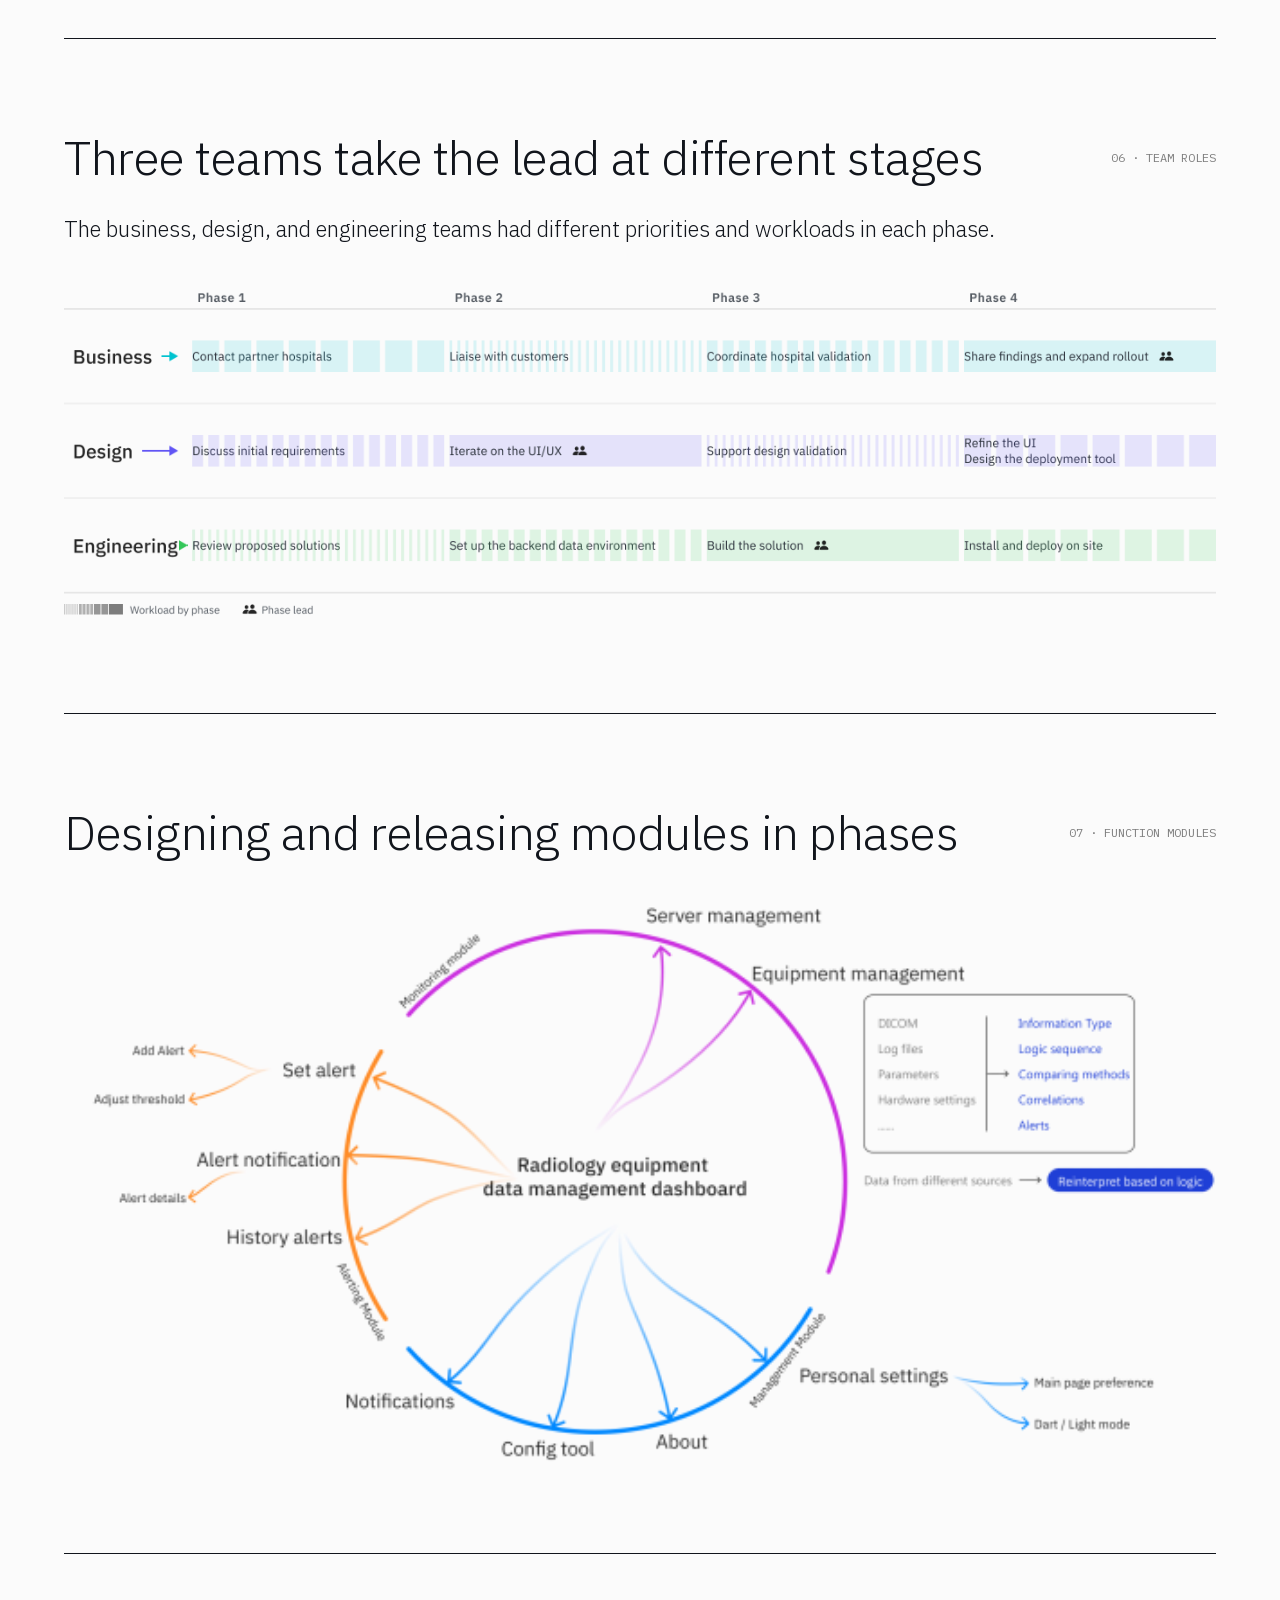
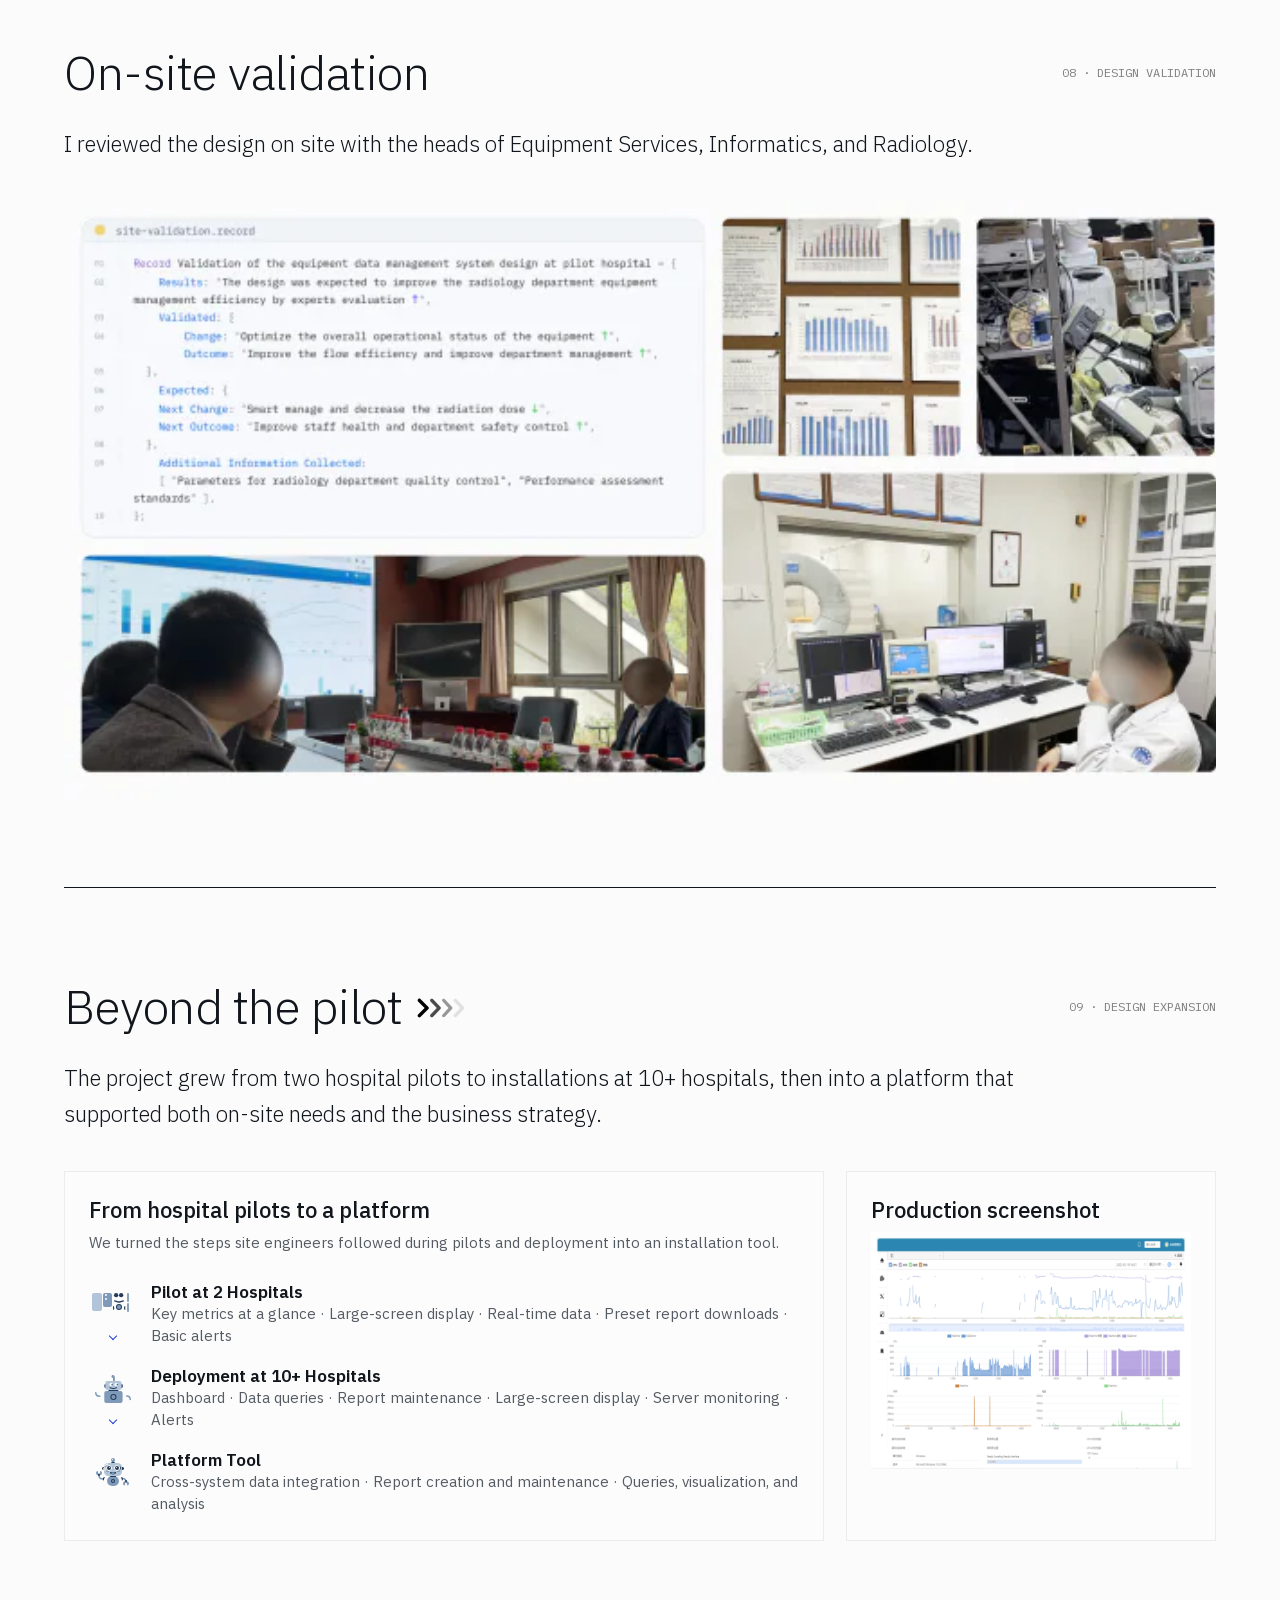
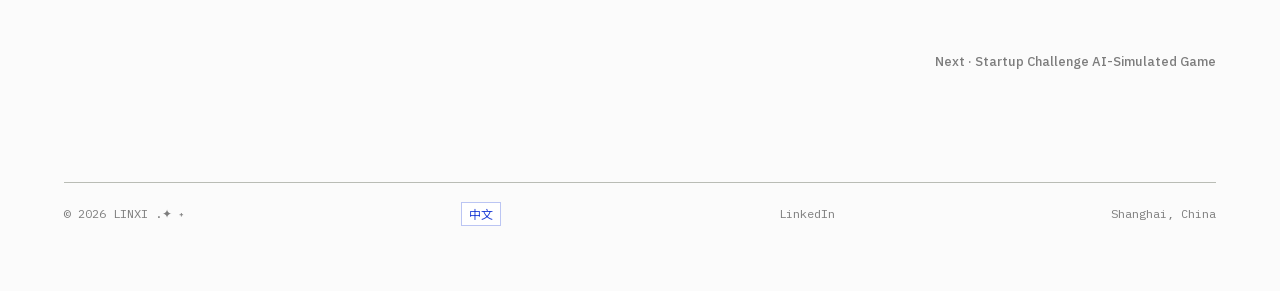
<file: equipment-management/index.html>
<!doctype html>
<html lang="en">
<head>
  <meta charset="utf-8">
  <meta name="viewport" content="width=device-width, initial-scale=1">
  <meta name="description" content="A hospital radiology department generates large volumes of data throughout the day. This project makes that data easier to interpret so department leaders can see how operations are running, make informed decisions, and improve efficiency.">
  <meta name="theme-color" content="#fbfbfb">
  <meta property="og:title" content="Equipment Data Management System for Radiology Department — Linxi Li">
  <meta property="og:description" content="A hospital radiology department generates large volumes of data throughout the day. This project makes that data easier to interpret so department leaders can see how operations are running, make informed decisions, and improve efficiency.">
  <meta property="og:type" content="article">
  <meta property="og:locale" content="en_US">
  <meta property="og:locale:alternate" content="zh_CN">
  <meta property="og:url" content="https://hellolinxi.com/equipment-management/">
  <meta property="og:site_name" content="Linxi Li">
  <meta property="og:image" content="https://hellolinxi.com/assets/img/card-philips-radiology.jpg">
  <meta name="twitter:card" content="summary_large_image">
  <link rel="canonical" href="https://hellolinxi.com/equipment-management/">
  <link rel="alternate" hreflang="en" href="https://hellolinxi.com/equipment-management/">
  <link rel="alternate" hreflang="zh-CN" href="https://hellolinxi.com/zh/equipment-management/">
  <link rel="alternate" hreflang="x-default" href="https://hellolinxi.com/equipment-management/">
  <link rel="preload" href="/assets/radiology-case-study/fonts/ibm-plex-sans.woff2" as="font" type="font/woff2" crossorigin>

  <link rel="stylesheet" href="/assets/radiology-case-study/css/style.css">
  <link rel="stylesheet" href="/assets/radiology-case-study/css/case.css">
  <link rel="stylesheet" href="/assets/radiology-case-study/css/equipment.css">
  <link rel="stylesheet" href="/assets/radiology-case-study/style.css">
  <link rel="icon" href="/assets/radiology-case-study/favicon.svg" type="image/svg+xml">
  <script src="/assets/radiology-case-study/js/main.js" defer></script>
  <script src="/assets/radiology-case-study/case-study.js" defer></script>
  <title>Equipment Data Management System for Radiology Department — Linxi Li</title>
</head>
<body class="cs equipment-case local-equipment-case">
  <a class="skip-link" href="#main">Skip to case study</a>
  <header class="site-header" id="top">
    <div class="page">
      <div class="site-header__inner">
        <a class="logo" href="https://hellolinxi.com/" aria-label="Linxi — home">
          <span class="logo__mark">L</span>
          <span class="logo__text">Linxi / expertise in complex systems design</span>
        </a>
        <nav class="nav" aria-label="Main">
          <a class="nav__link" href="https://hellolinxi.com/#featured">[01] Featured</a>
          <a class="nav__link" href="https://hellolinxi.com/#work">[02] Selected Work</a>
          <a class="nav__link" href="https://hellolinxi.com/#approach">[03] How I Work</a>
          <a class="nav__link" href="https://hellolinxi.com/assets/resume/LinxiLi_Resume.pdf" download="LinxiLi_Resume.pdf">[04] Resume</a>
        </nav>
      </div>
    </div>
  </header>
  <main class="page" id="main">
    <section class="cs-hero" aria-labelledby="cs-title">
      <div class="cs-hero__top"><p class="cs-hero__eyebrow">COMPLEX B2B · HEALTHCARE UX · DATA-INTENSIVE PRODUCTS</p><a class="lang-switch" data-lang-switch href="/zh/equipment-management/" hreflang="zh-CN" lang="zh-CN" aria-label="中文 — 切换到简体中文">中文</a></div>
      <h1 class="cs-hero__title" id="cs-title">Equipment Data<br>Management System<br>for Radiology Department</h1>
      <div class="cs-hero__copy"><p>A hospital radiology department generates large volumes of data throughout the day. This project makes that data easier to interpret so department leaders can see how operations are running, make informed decisions, and improve efficiency.<br>The main design challenge was understanding the radiology director’s many responsibilities. With help from the sales team, I identified where a digital tool could improve the workflow. On-site validation let us test the design quickly and determine what to refine next.</p></div>
      <dl class="cs-meta"><div><dt>My Role</dt><dd>UI/UX design and user research</dd></div><div><dt>Project Scope</dt><dd>Web console, large-screen dashboard, and installation tool for site engineers</dd></div><div><dt>Stakeholders</dt><dd>Product manager · Engineering team · Radiology directors at pilot hospitals</dd></div><div><dt>Design Team</dt><dd>1 UI/UX designer with project based design support</dd></div><div><dt>My Involvement</dt><dd>6 months across two hospital pilots</dd></div></dl>
    </section>
    <section class="cs-section eq-graphic-section chapter-background" id="background" aria-labelledby="background-title">
      <div class="cs-head"><h2 class="cs-title" id="background-title">Radiology workflow at major hospitals in China</h2><p class="cs-meta-label">01 · Project Background</p></div>
      <div class="workflow-figure"><img src="/assets/radiology-case-study/workflow-photos.webp" srcset="/assets/radiology-case-study/workflow-photos-640.webp 640w, /assets/radiology-case-study/workflow-photos-800.webp 800w, /assets/radiology-case-study/workflow-photos.webp 1280w, /assets/radiology-case-study/workflow-photos-1920.webp 1920w, /assets/radiology-case-study/workflow-photos-2624.webp 2624w" sizes="auto, (max-width: 760px) calc(100vw - 32px), (max-width: 1100px) calc(100vw - 80px), (max-width: 1440px) calc(100vw - 128px), 1312px" alt="Four views of a radiology visit, from registration and scanning through report review and collection." width="1312" height="216" loading="lazy" decoding="async" class="workflow-photos">
      <div class="workflow"><p class="flow-axis-labels"><span>Radiation Flow</span><span>Volume</span></p><ol class="flow-stages"><li style="--position:0%;--length:237px;--label-offset:0.076cqw" class=""><span>Book Exam</span></li><li style="--position:8.84%;--length:209px;--label-offset:-2.285cqw" class=""><span>Register &amp; Pay</span></li><li style="--position:13.42%;--length:195px;--label-offset:0.604cqw" class=""><span>Check In &amp; Queue</span></li><li style="--position:26.83%;--length:195px;--label-offset:-3.050cqw" class=""><span>Arrive at Exam Room</span></li><li style="--position:46.95%;--length:179px;--label-offset:-2.590cqw" class="ris-stage"><span>Complete Exam</span><abbr title="Radiology Information System">RIS</abbr></li><li style="--position:52.21%;--length:177px;--label-offset:0.000cqw" class=""><span>Draft Report</span></li><li style="--position:66.08%;--length:169px;--label-offset:-1.979cqw" class="ris-stage"><span>Initial Report</span><abbr title="Radiology Information System">RIS</abbr></li><li style="--position:71.27%;--length:144px;--label-offset:-0.005cqw" class="ris-stage"><span>Second Review</span><abbr title="Radiology Information System">RIS</abbr></li><li style="--position:83.23%;--length:160px;--label-offset:-3.809cqw" class=""><span>Print &amp; Collect Report</span></li></ol>
      <ul class="flow-notes"><li>Time spent at each step varies.</li><li>Exam-room backlogs depend largely on how staff manage patient flow on site.</li><li>Scheduling and queue data live in separate systems. Philips could access aggregate volume from the radiology information system (RIS). Waiting times and delays at individual steps were unavailable.</li></ul></div></div>
    </section>
    <section class="cs-section eq-graphic-section chapter-direction" id="direction" aria-labelledby="direction-title">
      <div class="cs-head"><h2 class="cs-title" id="direction-title">The shift from visualizing the scanning process to visualizing equipment data</h2><p class="cs-meta-label">02 · Design Direction</p></div>
      <div class="direction-flow"><ol class="direction-grid">
    <li class="direction-col"><h3><span>01</span>Understand the need</h3><ul>
    <li class="decision-card " data-decision="gather">
      <div class="decision-top"><h4>Gather input from pilot hospitals</h4></div>
      <p>The business team heard that radiology directors wanted a more detailed view of daily operations.</p>
    </li><li class="decision-card " data-decision="study">
      <div class="decision-top"><h4>Study how radiology departments are managed</h4></div>

    </li>
    </ul></li>
    <li class="direction-col"><h3><span>02</span>Choose a focus</h3><ul>
    <li class="decision-card explored" data-decision="scan">
      <div class="decision-top"><h4>Visualize the scanning process</h4><span class="decision-status">Explored</span></div>
      <p>Waiting-time data was unavailable for individual steps.</p>
    </li><li class="decision-card chosen" data-decision="equipment">
      <div class="decision-top"><h4>Visualize equipment data</h4><span class="decision-status">Selected</span></div>
      <p>Show device status and scan volume.</p>
    </li>
    </ul></li>
    <li class="direction-col"><h3><span>03</span>Test and deliver</h3><ul>
    <li class="decision-card " data-decision="design">
      <div class="decision-top"><h4>Design key screens and charts</h4></div>

    </li><li class="decision-card " data-decision="pilot">
      <div class="decision-top"><h4>Test the prototype at the pilot hospital</h4></div>

    </li><li class="decision-card " data-decision="handoff">
      <div class="decision-top"><h4>Hand off designs by feature</h4></div>

    </li>
    </ul></li></ol><svg class="direction-connectors" aria-hidden="true" focusable="false">
  <defs>
    <marker id="direction-arrow-selected" markerWidth="7" markerHeight="7" refX="6" refY="3.5" orient="auto" markerUnits="userSpaceOnUse"><path d="M0 0 L6 3.5 L0 7 Z" fill="var(--blue)"/></marker>
    <marker id="direction-arrow-muted" markerWidth="7" markerHeight="7" refX="6" refY="3.5" orient="auto" markerUnits="userSpaceOnUse"><path d="M0 0 L6 3.5 L0 7 Z" fill="var(--connector-muted)"/></marker>
  </defs>
  <path class="direction-connector muted" data-from="gather" data-to="study" data-axis="down" marker-end="url(#direction-arrow-muted)"/><path class="direction-connector explored" data-from="study" data-to="scan" data-axis="across" marker-end="url(#direction-arrow-muted)"/><path class="direction-connector selected" data-from="study" data-to="equipment" data-axis="across" marker-end="url(#direction-arrow-selected)"/><path class="direction-connector selected" data-from="equipment" data-to="design" data-axis="across" marker-end="url(#direction-arrow-selected)"/><path class="direction-connector selected" data-from="design" data-to="pilot" data-axis="down" marker-end="url(#direction-arrow-selected)"/><path class="direction-connector selected" data-from="pilot" data-to="handoff" data-axis="down" marker-end="url(#direction-arrow-selected)"/>
</svg></div>
    </section>
    <section class="cs-section eq-graphic-section chapter-drivers" id="drivers" aria-labelledby="drivers-title">
      <div class="cs-head"><h2 class="cs-title" id="drivers-title">Policy direction and feedback from frontline teams</h2><p class="cs-meta-label">03 · Project Drivers</p></div>
      <div class="drivers"><article><p class="driver-index" aria-hidden="true">01</p><h3>Policy encourages digital hospital management</h3><p>In March 2021, China’s National Health Commission issued trial standards for evaluating <strong>hospital smart management</strong>. The standards defined assessment categories and requirements for the first time.</p></article><article><p class="driver-index" aria-hidden="true">02</p><h3>Radiology directors oversee high-value equipment</h3><p>Directors are responsible for staff management, <strong class="accent">equipment management</strong>, clinical safety, teaching, and research.</p></article></div>
    </section>
    <section class="cs-section eq-graphic-section chapter-design" id="design" aria-labelledby="design-title">
      <div class="cs-head"><h2 class="cs-title" id="design-title">UI Designs</h2><p class="cs-meta-label">04 · UI Designs</p></div>
      <div class="gallery"><figure><h3 class="gallery-title">Key equipment metrics at a glance</h3><img src="/assets/radiology-case-study/en-dashboard.webp" srcset="/assets/radiology-case-study/en-dashboard-640.webp 640w, /assets/radiology-case-study/en-dashboard-800.webp 800w, /assets/radiology-case-study/en-dashboard.webp 1280w, /assets/radiology-case-study/en-dashboard-1920.webp 1920w, /assets/radiology-case-study/en-dashboard-2624.webp 2624w" sizes="auto, (max-width: 760px) calc(100vw - 32px), (max-width: 1100px) calc(100vw - 80px), (max-width: 1440px) calc(100vw - 128px), 1312px" alt="Radiology dashboard with a collapsible sidebar, device status, exam volumes, scans by body part, and a scanning-density trend chart." width="1312" height="860" loading="lazy" decoding="async"></figure><figure><h3 class="gallery-title">Alert History</h3><img src="/assets/radiology-case-study/en-alerts.webp" srcset="/assets/radiology-case-study/en-alerts-640.webp 640w, /assets/radiology-case-study/en-alerts-800.webp 800w, /assets/radiology-case-study/en-alerts.webp 1280w, /assets/radiology-case-study/en-alerts-1920.webp 1920w, /assets/radiology-case-study/en-alerts-2624.webp 2624w" sizes="auto, (max-width: 760px) calc(100vw - 32px), (max-width: 1100px) calc(100vw - 80px), (max-width: 1440px) calc(100vw - 128px), 1312px" alt="Alert History compares light and dark mode with a calendar, alert counts, and a list of alerts with color-coded severity." width="1312" height="860" loading="lazy" decoding="async"></figure><figure><h3 class="gallery-title">Server Monitoring</h3><img src="/assets/radiology-case-study/en-servers.webp" srcset="/assets/radiology-case-study/en-servers-640.webp 640w, /assets/radiology-case-study/en-servers-800.webp 800w, /assets/radiology-case-study/en-servers.webp 1280w, /assets/radiology-case-study/en-servers-1920.webp 1920w, /assets/radiology-case-study/en-servers-2624.webp 2624w" sizes="auto, (max-width: 760px) calc(100vw - 32px), (max-width: 1100px) calc(100vw - 80px), (max-width: 1440px) calc(100vw - 128px), 1312px" alt="Server monitoring overview with responsive cards showing usage, network throughput, and alert status." width="1312" height="860" loading="lazy" decoding="async"></figure></div>
    </section>
    <section class="cs-section eq-graphic-section chapter-system" id="system" aria-labelledby="system-title">
      <div class="cs-head"><h2 class="cs-title" id="system-title">Refine the existing design system, adding large screen design assets and rules</h2><p class="cs-meta-label">05 · Design System</p></div>
      <figure class="system-exhibit"><img src="/assets/radiology-case-study/en-system.webp" srcset="/assets/radiology-case-study/en-system-640.webp 640w, /assets/radiology-case-study/en-system-800.webp 800w, /assets/radiology-case-study/en-system.webp 1280w, /assets/radiology-case-study/en-system-1920.webp 1920w, /assets/radiology-case-study/en-system-2538.webp 2538w" sizes="auto, (max-width: 760px) calc(100vw - 32px), (max-width: 1100px) calc(100vw - 80px), (max-width: 1440px) calc(100vw - 128px), 1312px" alt="Design system sample with primary and secondary colors, shared signal colors for both themes, chart colors, line and shadow styles, and components." width="1269" height="410" loading="lazy" decoding="async"></figure>
    </section>
    <section class="cs-section eq-graphic-section chapter-team" id="team" aria-labelledby="team-title">
      <div class="cs-head"><h2 class="cs-title" id="team-title">Three teams take the lead at different stages</h2><p class="cs-meta-label">06 · Team Roles</p></div>
      <p class="cs-lead">The business, design, and engineering teams had different priorities and workloads in each phase.</p>
      <div class="team-chart" role="region" aria-label="Team Roles" tabindex="0">
        <img src="/assets/radiology-case-study/en-team.webp" alt="" width="1312" height="386" loading="lazy" decoding="async">
      </div>
      <div class="team-chart-text"><table aria-labelledby="team-title">
        <thead><tr><td></td><th scope="col">Phase 1</th><th scope="col">Phase 2</th><th scope="col">Phase 3</th><th scope="col">Phase 4</th></tr></thead>
        <tbody><tr><th scope="row">Business</th>
    <td>Contact partner hospitals</td><td>Liaise with customers</td><td>Coordinate hospital validation</td><td>Share findings and expand rollout (Phase lead)</td>
    </tr><tr><th scope="row">Design</th>
    <td>Discuss initial requirements</td><td>Iterate on the UI/UX (Phase lead)</td><td>Support design validation</td><td>Refine the UI. Design the deployment tool</td>
    </tr><tr><th scope="row">Engineering</th>
    <td>Review proposed solutions</td><td>Set up the backend data environment</td><td>Build the solution (Phase lead)</td><td>Install and deploy on site</td>
    </tr></tbody>
      </table></div>
    </section>
    <section class="cs-section eq-graphic-section chapter-modules" id="modules" aria-labelledby="modules-title">
      <div class="cs-head"><h2 class="cs-title" id="modules-title">Designing and releasing modules in phases</h2><p class="cs-meta-label">07 · Function Modules</p></div>
      <figure><img src="/assets/radiology-case-study/en-modules.webp" srcset="/assets/radiology-case-study/en-modules-640.webp 640w, /assets/radiology-case-study/en-modules-800.webp 800w, /assets/radiology-case-study/en-modules.webp 1280w, /assets/radiology-case-study/en-modules-1920.webp 1920w, /assets/radiology-case-study/en-modules-2624.webp 2624w" sizes="auto, (max-width: 760px) calc(100vw - 32px), (max-width: 1100px) calc(100vw - 80px), (max-width: 1440px) calc(100vw - 128px), 1312px" alt="Map of the radiology platform’s monitoring, alerting, and management modules. Equipment management brings together DICOM data, logs, device parameters, and hardware settings." width="1312" height="641" loading="lazy" decoding="async"></figure>
    </section>
    <section class="cs-section eq-graphic-section chapter-validation" id="validation" aria-labelledby="validation-title">
      <div class="cs-head" id="review"><h2 class="cs-title" id="validation-title">On-site validation</h2><p class="cs-meta-label">08 · Design Validation</p></div>
      <p class="cs-lead">I reviewed the design on site with the heads of Equipment Services, Informatics, and Radiology.</p><figure><img src="/assets/radiology-case-study/en-validation.webp" srcset="/assets/radiology-case-study/en-validation-640.webp 640w, /assets/radiology-case-study/en-validation-800.webp 800w, /assets/radiology-case-study/en-validation.webp 1280w, /assets/radiology-case-study/en-validation-1920.webp 1920w, /assets/radiology-case-study/en-validation-2624.webp 2624w" sizes="auto, (max-width: 760px) calc(100vw - 32px), (max-width: 1100px) calc(100vw - 80px), (max-width: 1440px) calc(100vw - 128px), 1312px" alt="On-site validation notes and hospital photos. Department leads expected better visibility into equipment performance to support workflow and management. They also identified opportunities for dose management, quality control, and performance assessment." width="1312" height="681" loading="lazy" decoding="async"></figure>
    </section>
    <section class="cs-section eq-graphic-section chapter-rollout" id="rollout" aria-labelledby="rollout-title">
      <div class="cs-head"><h2 class="cs-title" id="rollout-title">Beyond the pilot<img class="rollout-heading-art" src="/assets/radiology-case-study/rollout-heading.svg" alt="" width="48" height="20" loading="lazy" decoding="async"></h2><p class="cs-meta-label">09 · Design Expansion</p></div>
      <p class="cs-lead">The project grew from two hospital pilots to installations at 10+ hospitals, then into a platform that supported both on-site needs and the business strategy.</p>
      <div class="rollout">
        <article><h3>From hospital pilots to a platform</h3><p>We turned the steps site engineers followed during pilots and deployment into an installation tool.</p>
          <ol class="milestones"><li><span class="milestone-picture"><img src="/assets/radiology-case-study/rollout-pilot.svg" alt="" loading="lazy" decoding="async"></span><div><h4>Pilot at 2 Hospitals</h4><p>Key metrics at a glance · Large-screen display · Real-time data · Preset report downloads · Basic alerts</p></div></li><li><span class="milestone-picture"><img src="/assets/radiology-case-study/rollout-deployment.svg" alt="" loading="lazy" decoding="async"></span><div><h4>Deployment at 10+ Hospitals</h4><p>Dashboard · Data queries · Report maintenance · Large-screen display · Server monitoring · Alerts</p></div></li><li><span class="milestone-picture"><img src="/assets/radiology-case-study/rollout-platform.svg" alt="" loading="lazy" decoding="async"></span><div><h4>Platform Tool</h4><p>Cross-system data integration · Report creation and maintenance · Queries, visualization, and analysis</p></div></li></ol>
        </article>
        <figure><h3>Production screenshot</h3><img src="/assets/radiology-case-study/en-production.webp" srcset="/assets/radiology-case-study/en-production.webp 400w, /assets/radiology-case-study/en-production-804.webp 804w" sizes="auto, (max-width: 550px) calc(90vw - 38px), (max-width: 1728px) 28vw, 480px" alt="Production screen with scan volume charts, query controls, and equipment metrics. The interface is in Chinese." width="402" height="297" loading="lazy" decoding="async"></figure>
      </div>
    </section>
    <nav class="cs-project-nav" aria-label="Main"><a class="cs-project-nav__link" href="https://hellolinxi.com/#startup-challenge">Next · Startup Challenge AI-Simulated Game</a></nav>
    <footer class="footer cs-footer" id="contact">
      <div class="legal">
        <p>© 2026 LINXI <span aria-hidden="true">.✦ ˖</span></p>
        <a class="lang-switch" data-lang-switch href="/zh/equipment-management/" hreflang="zh-CN" lang="zh-CN" aria-label="中文 — 切换到简体中文">中文</a>
        <a href="https://www.linkedin.com/in/lilinxi/">LinkedIn</a>
        <p>Shanghai, China</p>
      </div>
    </footer>
  </main>
</body>
</html>
</file>
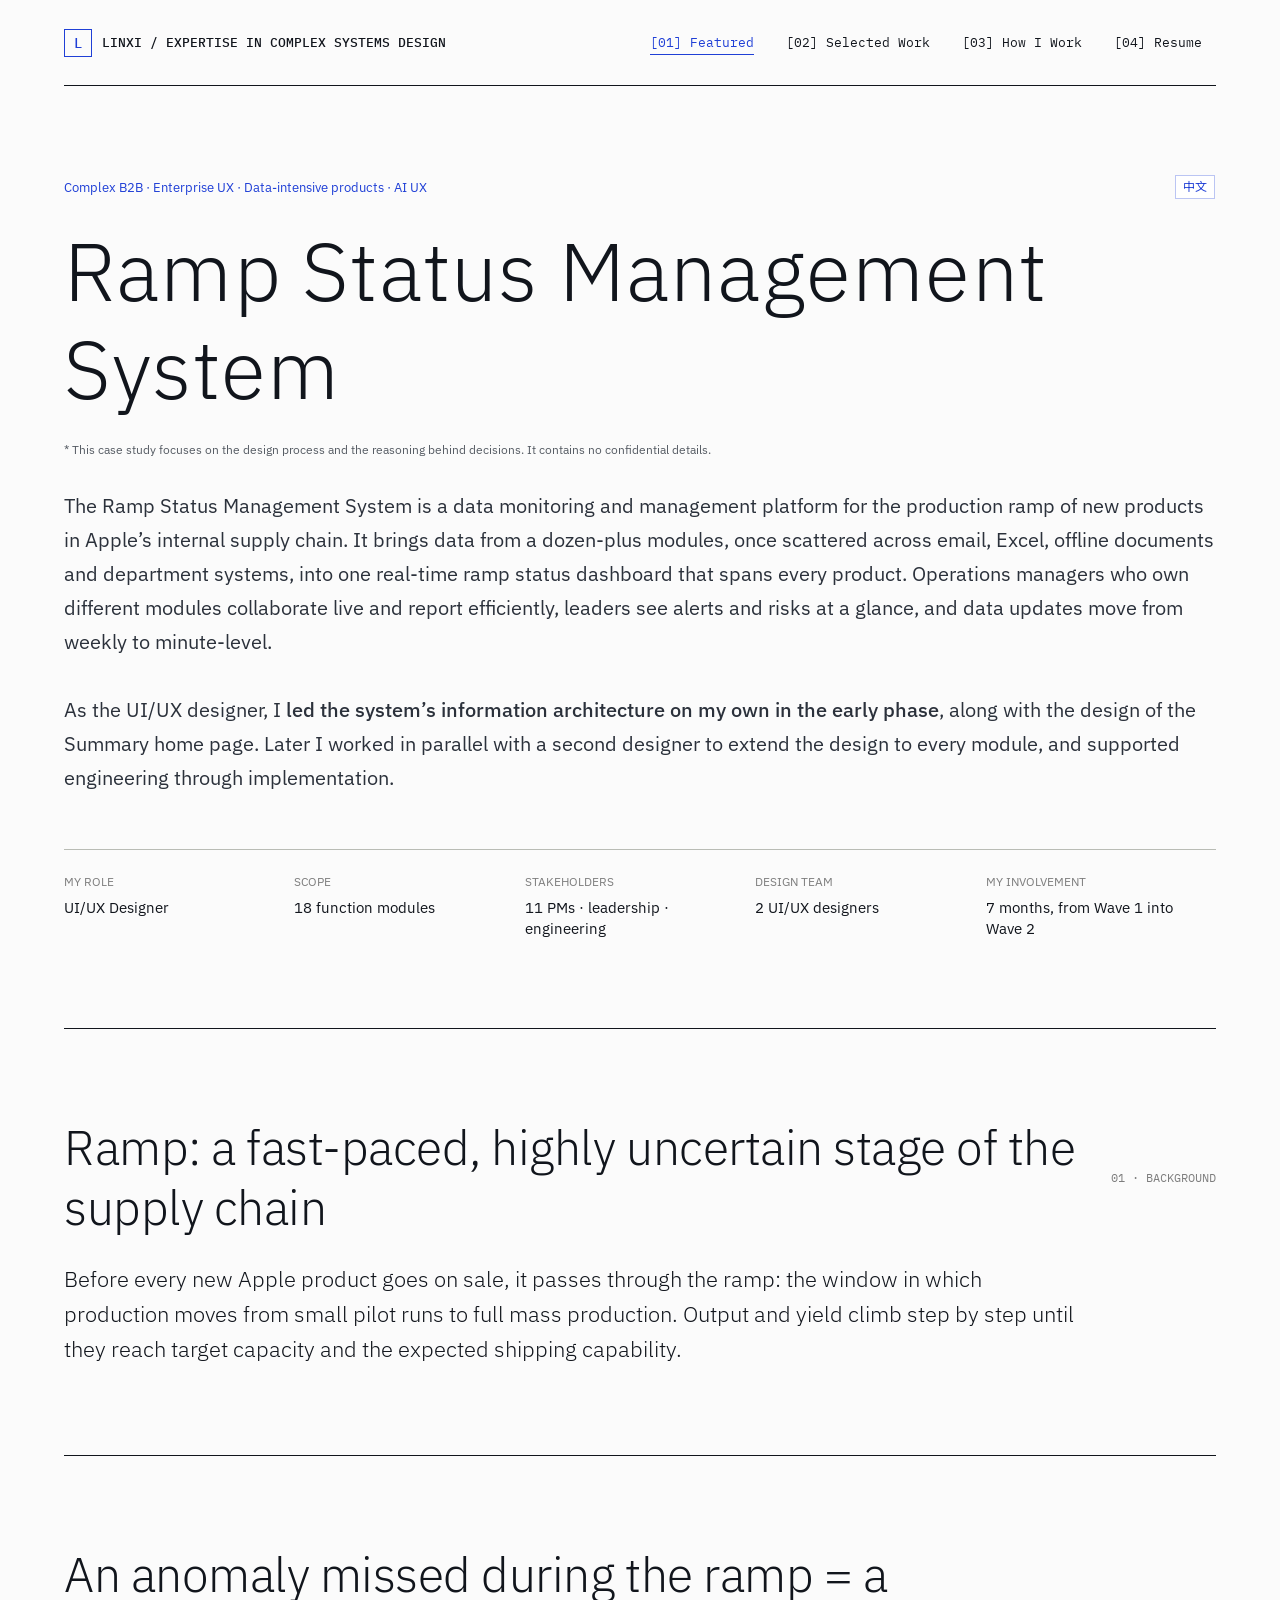
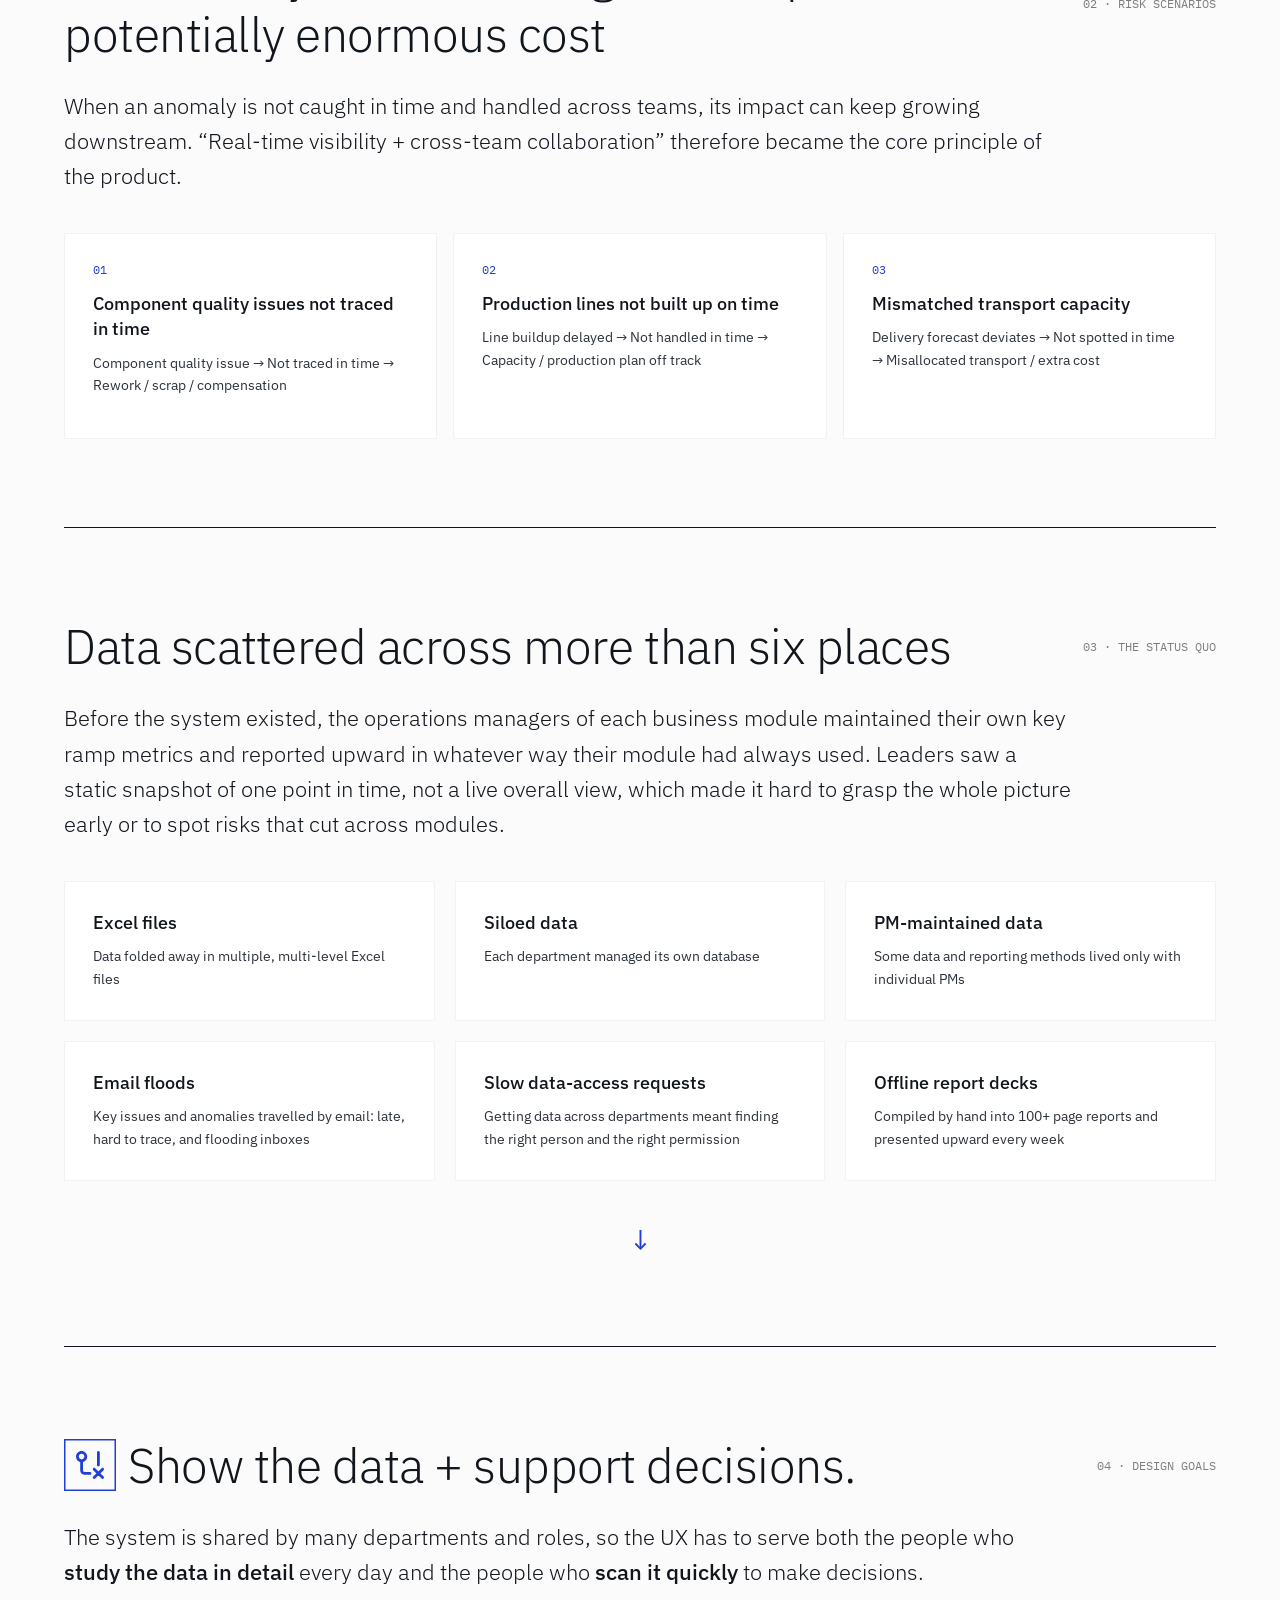
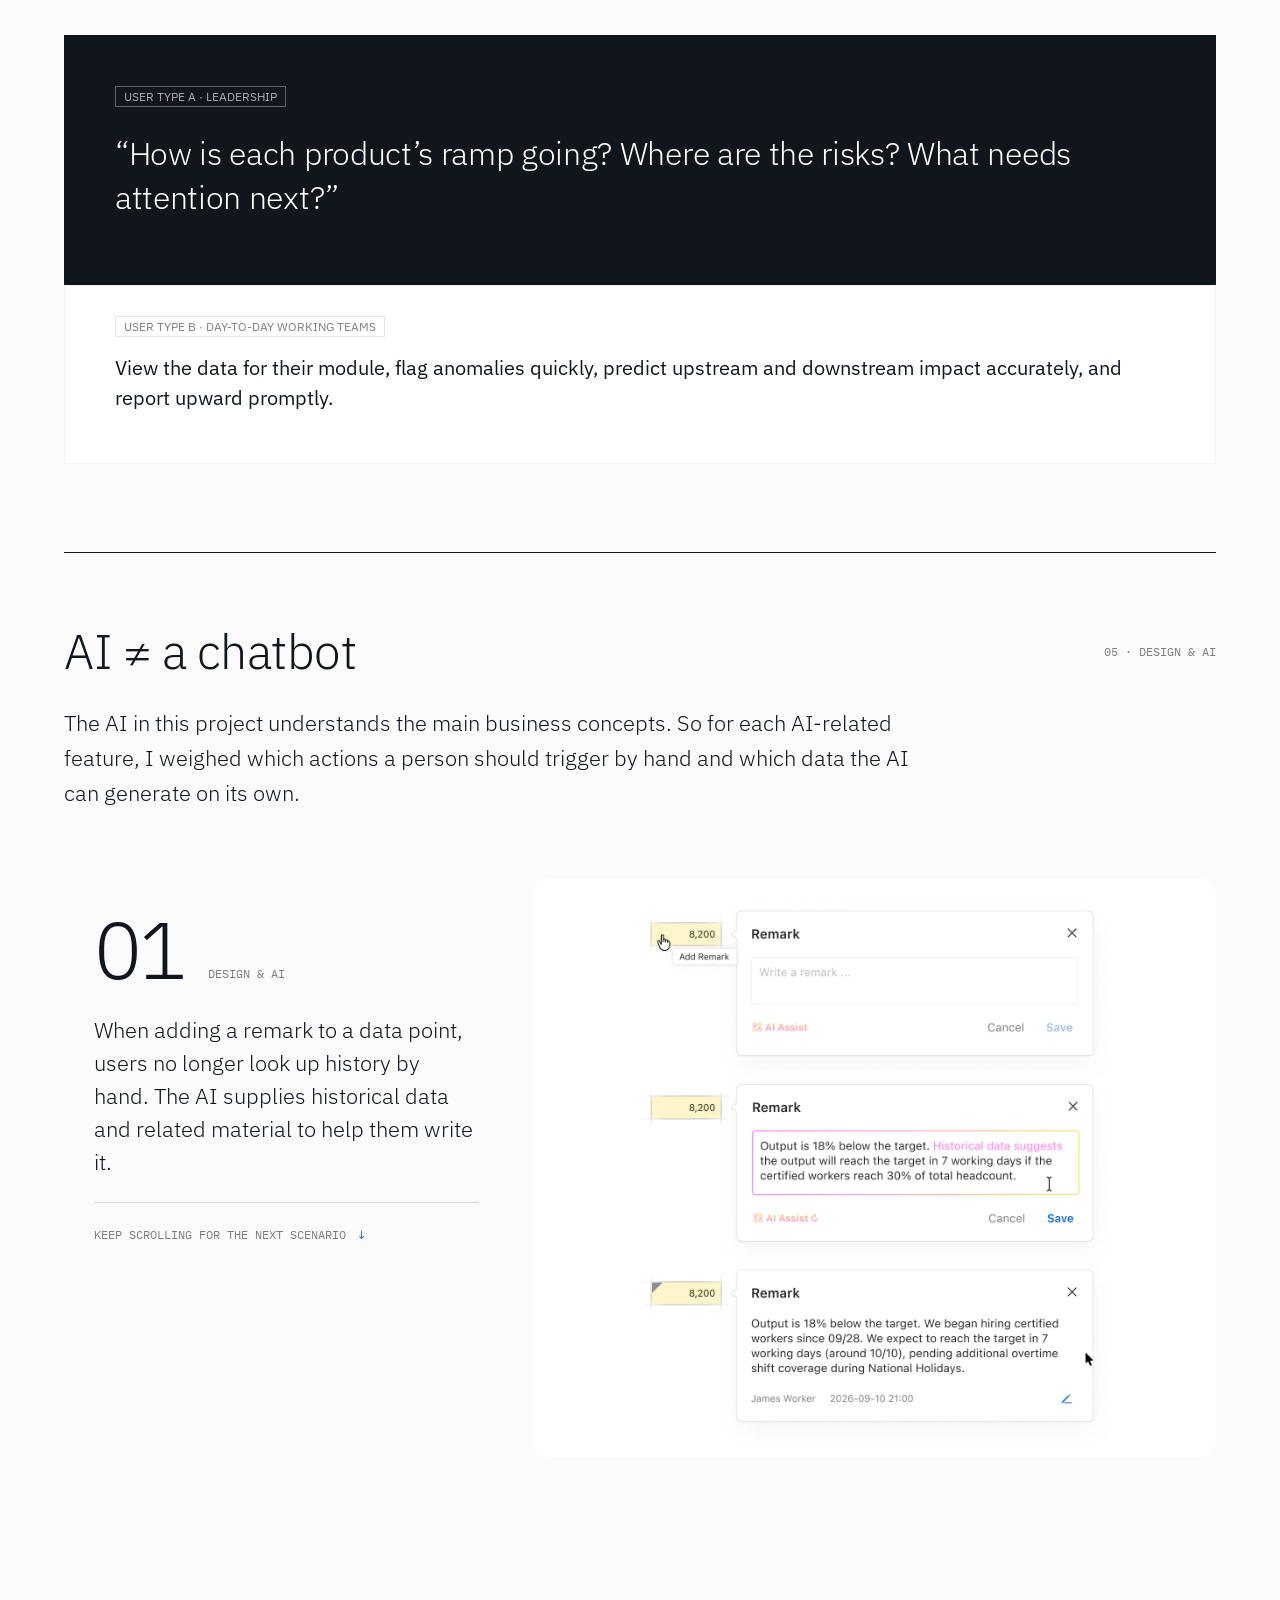
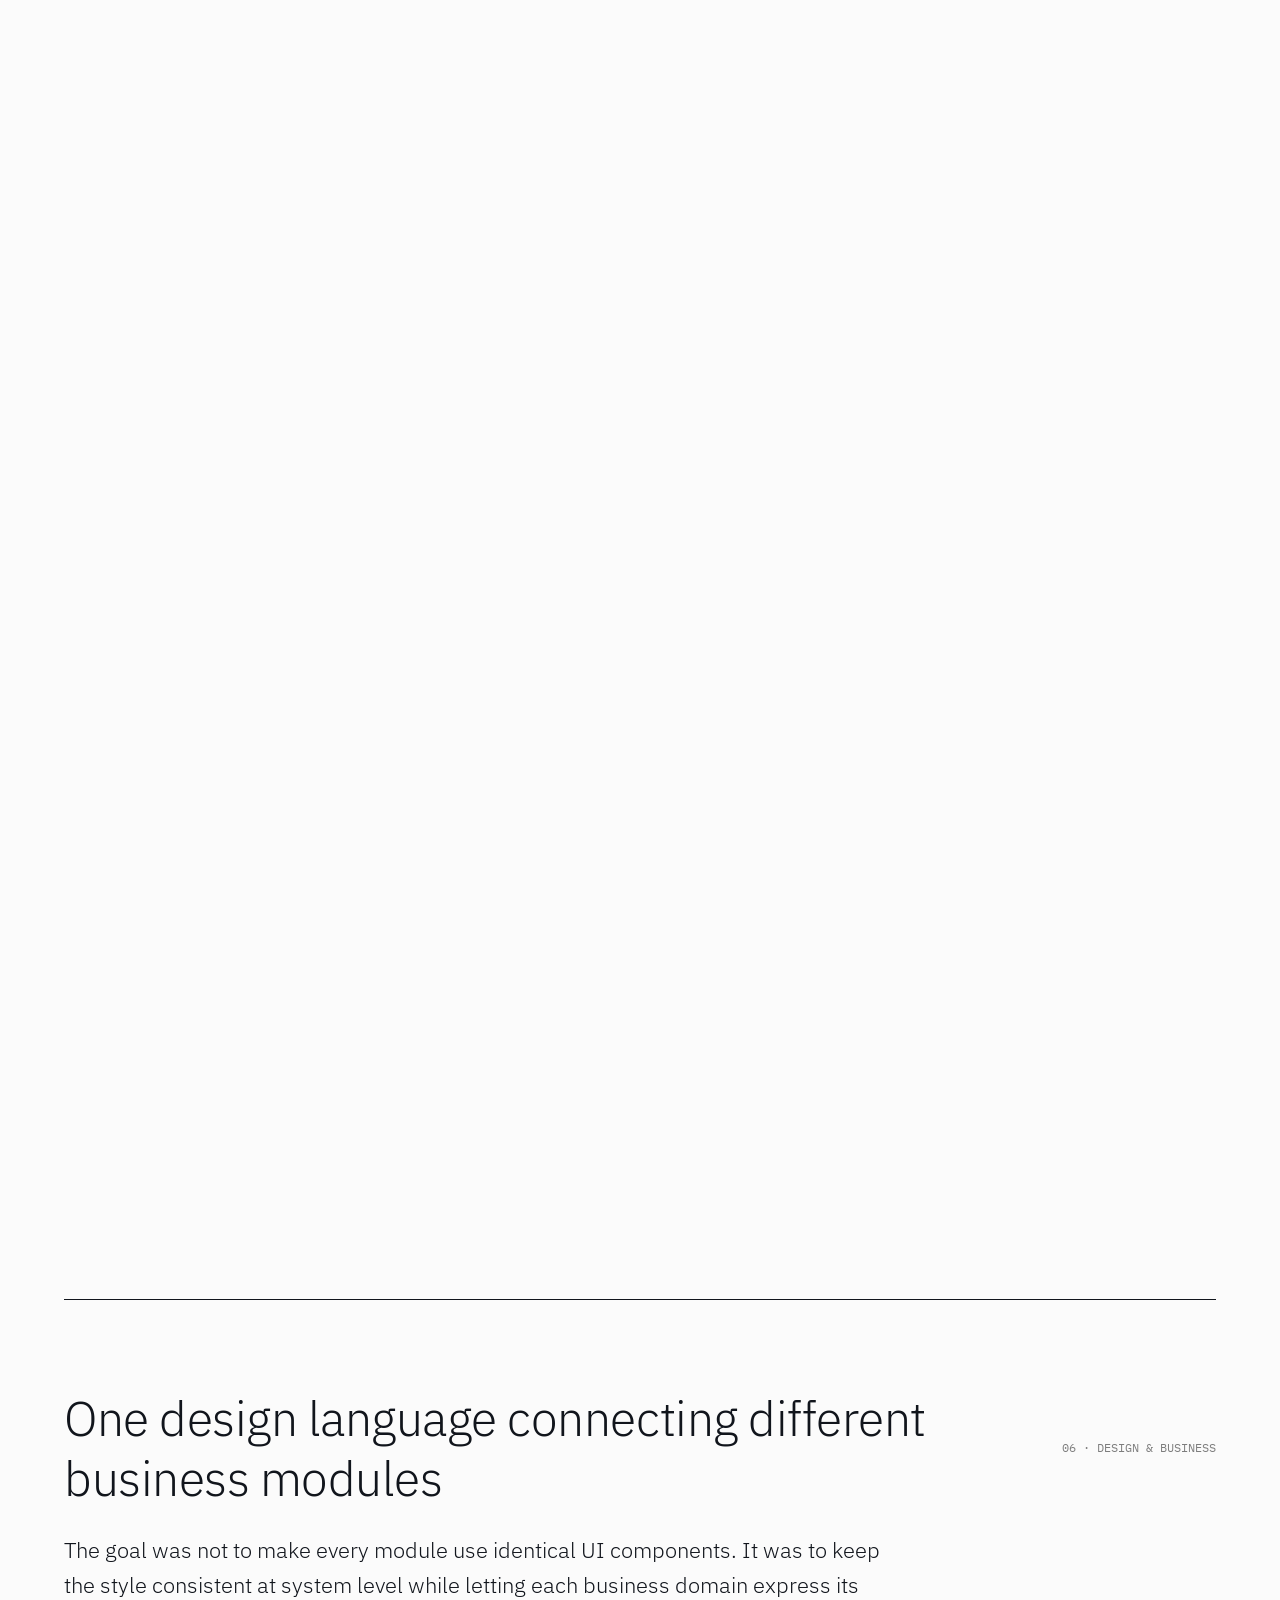
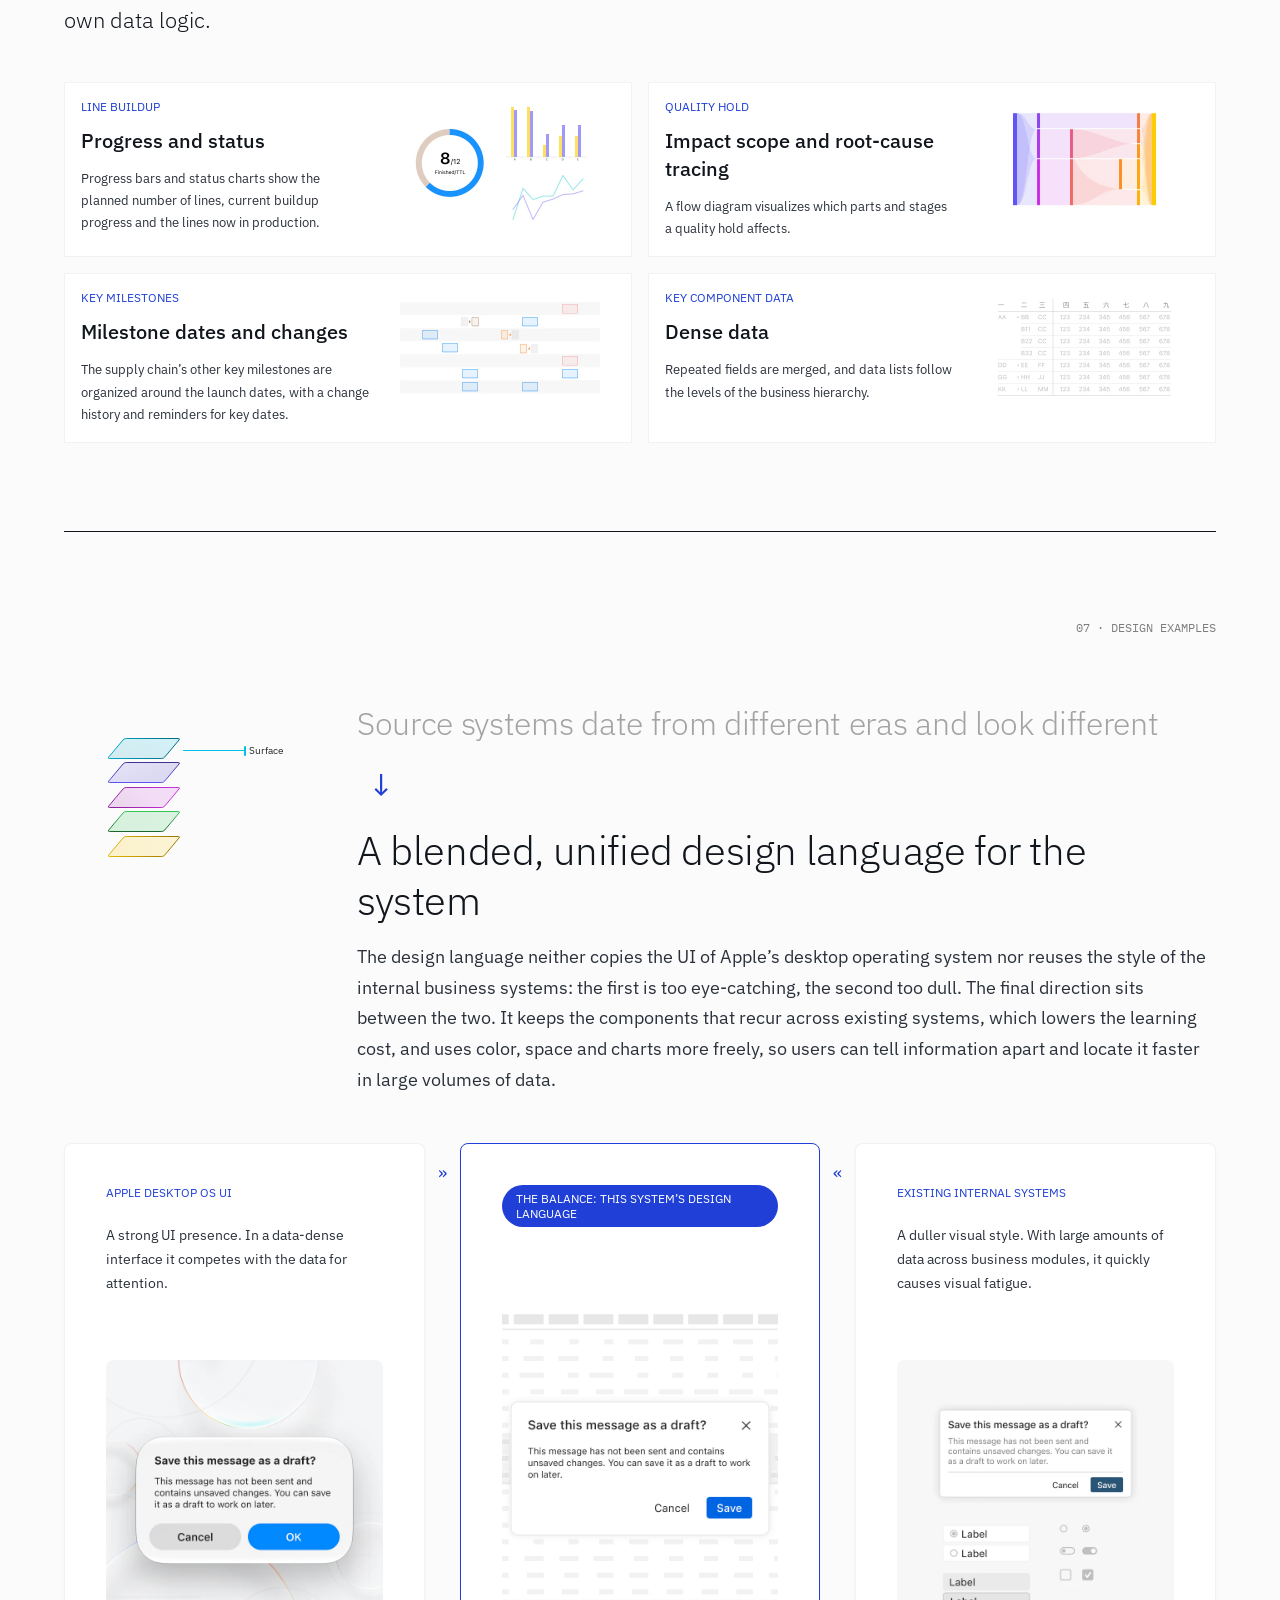
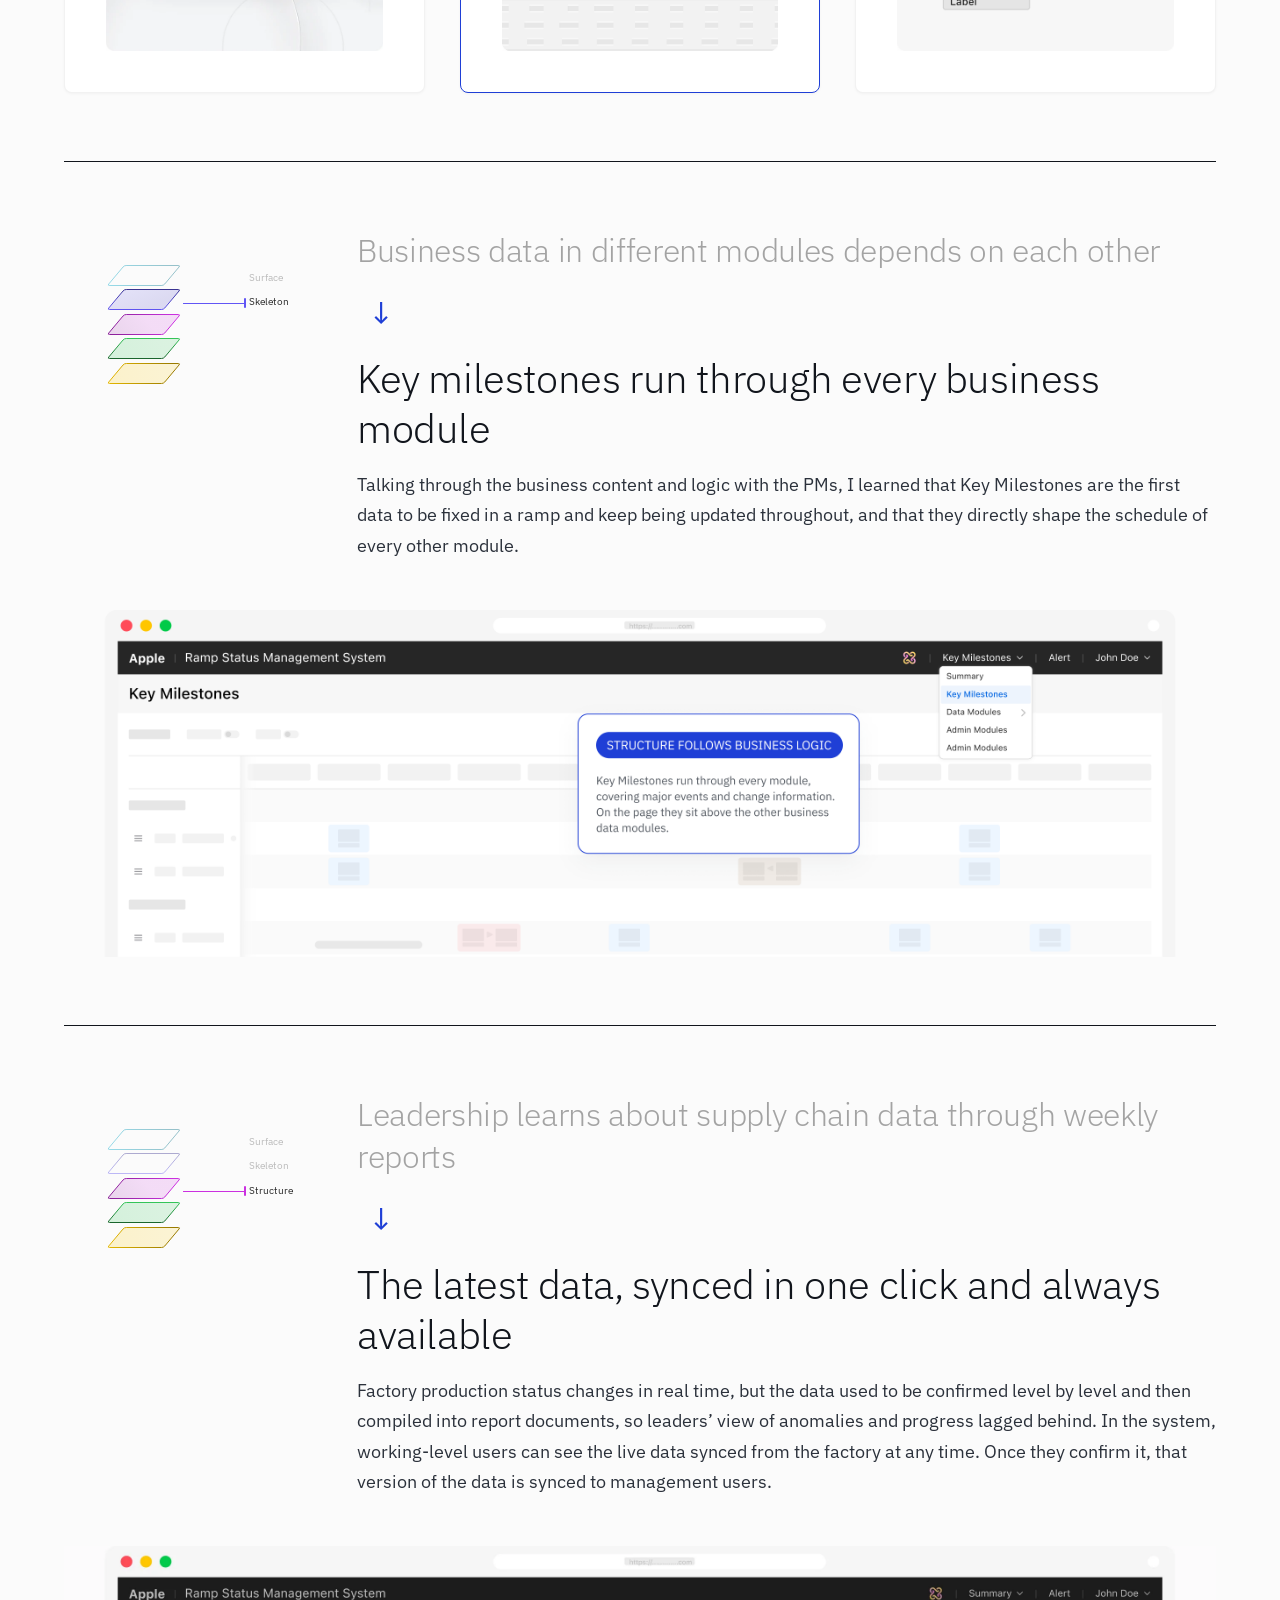
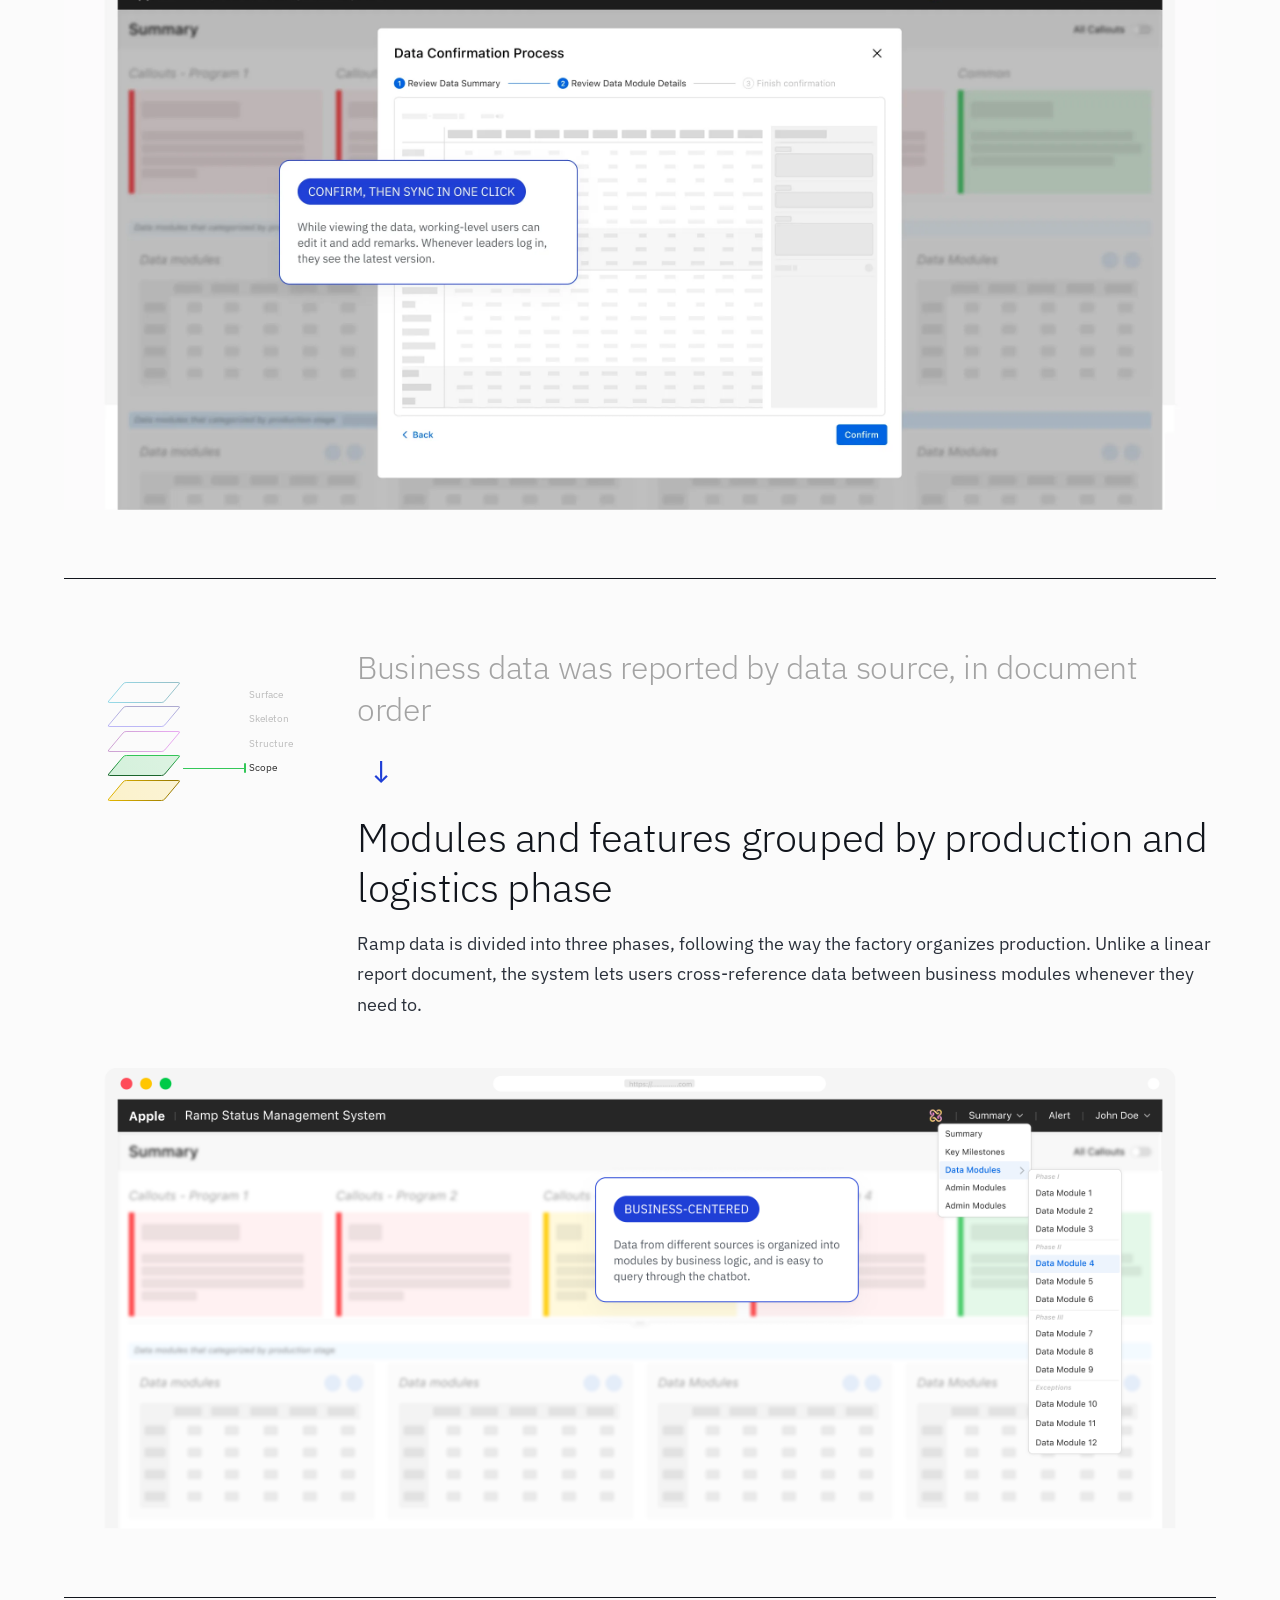
<file: ramp-health/index.html>
<!doctype html>
<html lang="en">
<head>
  <meta charset="utf-8">
  <meta name="viewport" content="width=device-width, initial-scale=1">
  <title>Ramp Status Management System — Linxi Li</title>
  <meta name="description" content="A data monitoring and management platform for the production ramp of new Apple products: data from a dozen-plus modules, once scattered across email, Excel and department systems, brought into one real-time ramp status dashboard.">
  <meta property="og:title" content="Ramp Status Management System — Linxi Li">
  <meta property="og:description" content="Taking data updates from weekly to minute-level: a case study in complex B2B, data-intensive products and AI UX.">
  <meta property="og:type" content="article">
  <meta property="og:locale" content="en_US">
  <meta property="og:locale:alternate" content="zh_CN">
  <meta property="og:url" content="https://hellolinxi.com/ramp-health/">
  <meta property="og:site_name" content="Linxi Li">
  <meta property="og:image" content="https://hellolinxi.com/assets/img/ramp-health-banner.png">
  <meta name="twitter:card" content="summary_large_image">
  <link rel="canonical" href="https://hellolinxi.com/ramp-health/">
  <link rel="alternate" hreflang="en" href="https://hellolinxi.com/ramp-health/">
  <link rel="alternate" hreflang="zh-CN" href="https://hellolinxi.com/zh/ramp-health/">
  <link rel="alternate" hreflang="x-default" href="https://hellolinxi.com/ramp-health/">
  <link rel="icon" href="../assets/img/favicon.svg" type="image/svg+xml">
  <link rel="preconnect" href="https://fonts.googleapis.com">
  <link rel="preconnect" href="https://fonts.gstatic.com" crossorigin>
  <link href="https://fonts.googleapis.com/css2?family=IBM+Plex+Mono:wght@400;500;600&family=IBM+Plex+Sans:wght@300;400;500;600&display=swap" rel="stylesheet">
  <link rel="stylesheet" href="../assets/css/style.css?v=8e1fb5c">
  <link rel="stylesheet" href="../assets/css/case.css?v=81be20c">
  <script>document.documentElement.classList.add('js');</script>
</head>
<body class="cs">

  <header class="site-header" id="top">
    <div class="page">
      <div class="site-header__inner">
        <a class="logo" href="../" aria-label="Linxi — home">
          <span class="logo__mark">L</span>
          <span class="logo__text">Linxi / expertise in complex systems design</span>
        </a>
        <nav class="nav" aria-label="Main">
          <a class="nav__link is-active" href="../#featured" aria-current="page">[01] Featured</a>
          <a class="nav__link" href="../#work">[02] Selected Work</a>
          <a class="nav__link" href="../#approach">[03] How I Work</a>
          <a class="nav__link" href="../assets/resume/LinxiLi_Resume.pdf" download="LinxiLi_Resume.pdf">[04] Resume</a>
        </nav>
      </div>
    </div>
    <div class="cs-progress" aria-hidden="true"><span></span></div>
  </header>

  <main class="page">

    <!-- Hero -->
    <section class="cs-hero" aria-labelledby="cs-title">
      <div class="cs-hero__top" data-reveal>
        <p class="cs-hero__eyebrow">Complex B2B · Enterprise UX · Data-intensive products · AI UX</p>
        <a class="lang-switch" data-lang-switch href="../zh/ramp-health/" hreflang="zh-CN" lang="zh-CN" aria-label="中文 — 切换到简体中文">中文</a>
      </div>
      <h1 class="cs-hero__title" id="cs-title" data-reveal style="--delay:.06s">Ramp Status Management System</h1>
      <p class="cs-hero__note" data-reveal style="--delay:.12s">* This case study focuses on the design process and the reasoning behind decisions. It contains no confidential details.</p>
      <div class="cs-hero__copy" data-reveal style="--delay:.18s">
        <p>The Ramp Status Management System is a data monitoring and management platform for the production ramp of new products in Apple’s internal supply chain. It brings data from a dozen-plus modules, once scattered across email, Excel, offline documents and department systems, into one real-time ramp status dashboard that spans every product. Operations managers who own different modules collaborate live and report efficiently, leaders see alerts and risks at a glance, and data updates move from weekly to minute-level.</p>
        <p>As the UI/UX designer, I <strong>led the system’s information architecture on my own in the early phase</strong>, along with the design of the Summary home page. Later I worked in parallel with a second designer to extend the design to every module, and supported engineering through implementation.</p>
      </div>
      <dl class="cs-meta" data-reveal style="--delay:.24s">
        <div><dt>My role</dt><dd>UI/UX Designer</dd></div>
        <div><dt>Scope</dt><dd><span data-count="18">18</span> function modules</dd></div>
        <div><dt>Stakeholders</dt><dd><span data-count="11">11</span> PMs · leadership · engineering</dd></div>
        <div><dt>Design team</dt><dd>2 UI/UX designers</dd></div>
        <div><dt>My involvement</dt><dd>7 months, from Wave 1 into Wave 2</dd></div>
      </dl>
    </section>

    <!-- 01 Background -->
    <section class="cs-section" id="background" aria-labelledby="s01">
      <div class="cs-head" data-reveal>
        <h2 class="cs-title" id="s01">Ramp: a fast-paced, highly uncertain stage of the supply chain</h2>
        <p class="cs-meta-label">01 · Background</p>
      </div>
      <p class="cs-lead" data-reveal>Before every new Apple product goes on sale, it passes through the ramp: the window in which production moves from small pilot runs to full mass production. Output and yield climb step by step until they reach target capacity and the expected shipping capability.</p>
    </section>

    <!-- 02 Risk -->
    <section class="cs-section cs-section--risk" id="risk" aria-labelledby="s02">
      <div class="cs-head" data-reveal>
        <h2 class="cs-title" id="s02">An anomaly missed during the ramp = a potentially enormous cost</h2>
        <p class="cs-meta-label">02 · Risk scenarios</p>
      </div>
      <p class="cs-lead" data-reveal>When an anomaly is not caught in time and handled across teams, its impact can keep growing downstream. “Real-time visibility + cross-team collaboration” therefore became the core principle of the product.</p>
      <ol class="cs-risks">
        <li class="cs-risk" data-reveal>
          <span class="cs-risk__num">01</span>
          <h3>Component quality issues not traced in time</h3>
          <p class="cs-chain"><span>Component quality issue</span><span>Not traced in time</span><span>Rework / scrap / compensation</span></p>
        </li>
        <li class="cs-risk" data-reveal style="--delay:.08s">
          <span class="cs-risk__num">02</span>
          <h3>Production lines not built up on time</h3>
          <p class="cs-chain"><span>Line buildup delayed</span><span>Not handled in time</span><span>Capacity / production plan off track</span></p>
        </li>
        <li class="cs-risk" data-reveal style="--delay:.16s">
          <span class="cs-risk__num">03</span>
          <h3>Mismatched transport capacity</h3>
          <p class="cs-chain"><span>Delivery forecast deviates</span><span>Not spotted in time</span><span>Misallocated transport / extra cost</span></p>
        </li>
      </ol>
    </section>

    <!-- 03 Status quo -->
    <section class="cs-section" id="problem" aria-labelledby="s03">
      <div class="cs-head" data-reveal>
        <h2 class="cs-title" id="s03">Data scattered across more than six places</h2>
        <p class="cs-meta-label">03 · The status quo</p>
      </div>
      <p class="cs-lead" data-reveal>Before the system existed, the operations managers of each business module maintained their own key ramp metrics and reported upward in whatever way their module had always used. Leaders saw a static snapshot of one point in time, not a live overall view, which made it hard to grasp the whole picture early or to spot risks that cut across modules.</p>
      <ul class="cs-scatter">
        <li data-reveal><h3>Excel files</h3><p>Data folded away in multiple, multi-level Excel files</p></li>
        <li data-reveal style="--delay:.05s"><h3>Siloed data</h3><p>Each department managed its own database</p></li>
        <li data-reveal style="--delay:.1s"><h3>PM-maintained data</h3><p>Some data and reporting methods lived only with individual PMs</p></li>
        <li data-reveal style="--delay:.15s"><h3>Email floods</h3><p>Key issues and anomalies travelled by email: late, hard to trace, and flooding inboxes</p></li>
        <li data-reveal style="--delay:.2s"><h3>Slow data-access requests</h3><p>Getting data across departments meant finding the right person and the right permission</p></li>
        <li data-reveal style="--delay:.25s"><h3>Offline report decks</h3><p>Compiled by hand into 100+ page reports and presented upward every week</p></li>
      </ul>
      <a class="cs-down" href="#goals" aria-label="Continue reading: design goals">↓</a>
    </section>

    <!-- 04 Goals -->
    <section class="cs-section" id="goals" aria-labelledby="s04">
      <div class="cs-head" data-reveal>
        <h2 class="cs-title cs-title--icon" id="s04"><img class="cs-title__icon" src="../assets/img/ramp/icon-merge.svg" alt="" width="52" height="52">Show the data + support decisions.</h2>
        <p class="cs-meta-label">04 · Design goals</p>
      </div>
      <p class="cs-lead" data-reveal>The system is shared by many departments and roles, so the UX has to serve both the people who <strong>study the data in detail</strong> every day and the people who <strong>scan it quickly</strong> to make decisions.</p>
      <div class="cs-quotes">
        <blockquote class="cs-quote cs-quote--dark" data-reveal>
          <span class="cs-tag">User type A · Leadership</span>
          <p>“How is each product’s ramp going? Where are the risks? What needs attention next?”</p>
        </blockquote>
        <blockquote class="cs-quote" data-reveal style="--delay:.08s">
          <span class="cs-tag">User type B · Day-to-day working teams</span>
          <p>View the data for their module, flag anomalies quickly, predict upstream and downstream impact accurately, and report upward promptly.</p>
        </blockquote>
      </div>
    </section>

    <!-- 05 AI -->
    <section class="cs-section cs-section--ai" id="ai" aria-labelledby="s05">
      <div class="cs-head" data-reveal>
        <h2 class="cs-title" id="s05">AI ≠ a chatbot</h2>
        <p class="cs-meta-label">05 · Design &amp; AI</p>
      </div>
      <p class="cs-lead cs-lead--narrow" data-reveal>The AI in this project understands the main business concepts. So for each AI-related feature, I weighed which actions a person should trigger by hand and which data the AI can generate on its own.</p>

      <div class="cs-ai-track" data-ai-track>
        <div class="cs-ai" data-ai data-reveal>
          <article class="cs-ai__step is-active" aria-label="Scenario 01">
            <div class="cs-ai__copy">
              <p class="cs-ai__head" aria-hidden="true"><span class="cs-ai__num">01</span><span class="cs-ai__tag">Design &amp; AI</span></p>
              <p class="cs-ai__text">When adding a remark to a data point, users no longer look up history by hand. The AI supplies historical data and related material to help them write it.</p>
              <span class="cs-ai__rule" aria-hidden="true"><span></span></span>
              <p class="cs-ai__hint" aria-hidden="true">Keep scrolling for the next scenario <span>↓</span></p>
            </div>
            <figure class="cs-ai__panel">
              <img src="../assets/img/ramp/ai-remark.webp" loading="lazy" decoding="async" width="780" height="674" alt="Remark flow: the user adds a remark to a data point, AI Assist drafts supporting text from historical data, and the user confirms and saves.">
            </figure>
          </article>
          <article class="cs-ai__step" aria-label="Scenario 02">
            <div class="cs-ai__copy">
              <p class="cs-ai__head" aria-hidden="true"><span class="cs-ai__num">02</span><span class="cs-ai__tag">Design &amp; AI</span></p>
              <p class="cs-ai__text">When a user selects a serial number that carries business meaning, the AI applies business logic to show the related data, and takes no other action.</p>
              <span class="cs-ai__rule" aria-hidden="true"><span></span></span>
              <p class="cs-ai__hint" aria-hidden="true">Keep scrolling for the next scenario <span>↓</span></p>
            </div>
            <figure class="cs-ai__panel">
              <img src="../assets/img/ramp/ai-linked.webp" loading="lazy" decoding="async" width="780" height="676" alt="Linked information: clicking a QA report number in a remark opens that report, with its description, trend analysis and distribution across waves.">
            </figure>
          </article>
          <article class="cs-ai__step" aria-label="Scenario 03">
            <div class="cs-ai__copy">
              <p class="cs-ai__head" aria-hidden="true"><span class="cs-ai__num">03</span><span class="cs-ai__tag">Design &amp; AI</span></p>
              <p class="cs-ai__text">In the conversational scenario, the AI takes the guiding role, helping users summarize and understand the business situation across data sources.</p>
              <span class="cs-ai__rule" aria-hidden="true"><span></span></span>
              <p class="cs-ai__hint" aria-hidden="true">Keep scrolling for more design examples <span>↓</span></p>
            </div>
            <figure class="cs-ai__panel">
              <img src="../assets/img/ramp/ai-chatbot.webp?v=20261112-2x" loading="lazy" decoding="async" width="780" height="674" alt="Ramp Status Management Chatbot: it extracts intent and keywords, confirms role and permissions, defines the scope of the answer, checks data readiness, then gives a risk assessment.">
            </figure>
          </article>
        </div>
      </div>
    </section>

    <!-- 06 Modules -->
    <section class="cs-section cs-section--ruled-top" id="modules" aria-labelledby="s06">
      <div class="cs-head" data-reveal>
        <h2 class="cs-title" id="s06">One design language connecting different business modules</h2>
        <p class="cs-meta-label">06 · Design &amp; business</p>
      </div>
      <p class="cs-lead cs-lead--820" data-reveal>The goal was not to make every module use identical UI components. It was to keep the style consistent at system level while letting each business domain express its own data logic.</p>
      <ul class="cs-mods">
        <li class="cs-mod" data-reveal>
          <div class="cs-mod__body"><p class="cs-mod__type">Line buildup</p><h3>Progress and status</h3><p>Progress bars and status charts show the planned number of lines, current buildup progress and the lines now in production.</p></div>
          <img class="cs-mod__viz" src="../assets/img/ramp/mod-progress.webp" width="230" height="122" alt="" loading="lazy">
        </li>
        <li class="cs-mod" data-reveal style="--delay:.06s">
          <div class="cs-mod__body"><p class="cs-mod__type">Quality hold</p><h3>Impact scope and root-cause tracing</h3><p>A flow diagram visualizes which parts and stages a quality hold affects.</p></div>
          <img class="cs-mod__viz" src="../assets/img/ramp/mod-trace.webp" width="230" height="121" alt="" loading="lazy">
        </li>
        <li class="cs-mod" data-reveal style="--delay:.12s">
          <div class="cs-mod__body"><p class="cs-mod__type">Key milestones</p><h3>Milestone dates and changes</h3><p>The supply chain’s other key milestones are organized around the launch dates, with a change history and reminders for key dates.</p></div>
          <img class="cs-mod__viz" src="../assets/img/ramp/mod-milestone.webp" width="230" height="115" alt="" loading="lazy">
        </li>
        <li class="cs-mod" data-reveal style="--delay:.18s">
          <div class="cs-mod__body"><p class="cs-mod__type">Key component data</p><h3>Dense data</h3><p>Repeated fields are merged, and data lists follow the levels of the business hierarchy.</p></div>
          <img class="cs-mod__viz" src="../assets/img/ramp/mod-dense.webp" width="230" height="115" alt="" loading="lazy">
        </li>
      </ul>
    </section>

    <!-- 07 Design solutions -->
    <section class="cs-section cs-section--cases" id="solutions" aria-labelledby="s07">
      <h2 class="visually-hidden" id="s07">Design examples</h2>
      <p class="cs-meta-label cs-meta-label--end">07 · Design examples</p>

      <!-- 07.1 Design language — surface -->
      <article class="cs-case" data-layer="1">
        <div class="cs-case__head" data-reveal>
          <div class="cs-layers" aria-label="Element of user experience: surface"></div>
          <div class="cs-case__text">
            <p class="cs-case__from">Source systems date from different eras and look different</p>
            <span class="cs-case__arrow" aria-hidden="true">↓</span>
            <h3 class="cs-case__title">A blended, unified design language for the system</h3>
            <p class="cs-case__body">The design language neither copies the UI of Apple’s desktop operating system nor reuses the style of the internal business systems: the first is too eye-catching, the second too dull. The final direction sits between the two. It keeps the components that recur across existing systems, which lowers the learning cost, and uses color, space and charts more freely, so users can tell information apart and locate it faster in large volumes of data.</p>
          </div>
        </div>
        <div class="cs-compare">
          <div class="cs-compare__card" data-reveal>
            <p class="cs-compare__label">Apple desktop OS UI</p>
            <p class="cs-compare__text">A strong UI presence. In a data-dense interface it competes with the data for attention.</p>
            <img src="../assets/img/ramp/lang-apple.webp" width="332" height="350" alt="A dialog in the Apple desktop style: frosted-glass background and capsule buttons." loading="lazy">
          </div>
          <span class="cs-compare__arrow" aria-hidden="true">»</span>
          <div class="cs-compare__card cs-compare__card--pick" data-reveal style="--delay:.08s">
            <p class="cs-compare__chip">The balance: this system’s design language</p>
            <img src="../assets/img/ramp/lang-balance.webp" width="332" height="426" alt="A dialog in the Ramp Status Management System: a clean white card layered over a data table." loading="lazy">
          </div>
          <span class="cs-compare__arrow" aria-hidden="true">«</span>
          <div class="cs-compare__card" data-reveal style="--delay:.16s">
            <p class="cs-compare__label">Existing internal systems</p>
            <p class="cs-compare__text">A duller visual style. With large amounts of data across business modules, it quickly causes visual fatigue.</p>
            <img src="../assets/img/ramp/lang-internal.webp" width="332" height="350" alt="A dialog and form controls in the internal systems’ style: grey tones and low contrast." loading="lazy">
          </div>
        </div>
      </article>

      <!-- 07.2 Milestones — skeleton -->
      <article class="cs-case" data-layer="2">
        <div class="cs-case__head" data-reveal>
          <div class="cs-layers" aria-label="Element of user experience: skeleton"></div>
          <div class="cs-case__text">
            <p class="cs-case__from">Business data in different modules depends on each other</p>
            <span class="cs-case__arrow" aria-hidden="true">↓</span>
            <h3 class="cs-case__title">Key milestones run through every business module</h3>
            <p class="cs-case__body">Talking through the business content and logic with the PMs, I learned that Key Milestones are the first data to be fixed in a ramp and keep being updated throughout, and that they directly shape the schedule of every other module.</p>
          </div>
        </div>
        <button class="cs-shot" type="button" data-zoom data-reveal aria-label="Zoom in: key milestones screen">
          <img src="../assets/img/ramp/en/case-milestones.webp?v=20261112-2x" width="1312" height="396" alt="System screen: Key Milestones sits above the other business data modules, with the navigation menu open and a callout explaining how the structure follows business logic." loading="lazy">
        </button>
      </article>

      <!-- 07.3 Sync — structure -->
      <article class="cs-case" data-layer="3">
        <div class="cs-case__head" data-reveal>
          <div class="cs-layers" aria-label="Element of user experience: structure"></div>
          <div class="cs-case__text">
            <p class="cs-case__from">Leadership learns about supply chain data through weekly reports</p>
            <span class="cs-case__arrow" aria-hidden="true">↓</span>
            <h3 class="cs-case__title">The latest data, synced in one click and always available</h3>
            <p class="cs-case__body">Factory production status changes in real time, but the data used to be confirmed level by level and then compiled into report documents, so leaders’ view of anomalies and progress lagged behind. In the system, working-level users can see the live data synced from the factory at any time. Once they confirm it, that version of the data is synced to management users.</p>
          </div>
        </div>
        <button class="cs-shot" type="button" data-zoom data-reveal aria-label="Zoom in: data sync screen">
          <img src="../assets/img/ramp/en/case-sync.webp" width="1312" height="643" alt="System screen: a working-level user confirms the latest data version and syncs it to management in one click." loading="lazy">
        </button>
      </article>

      <!-- 07.4 Phases — scope -->
      <article class="cs-case" data-layer="4">
        <div class="cs-case__head" data-reveal>
          <div class="cs-layers" aria-label="Element of user experience: scope"></div>
          <div class="cs-case__text">
            <p class="cs-case__from">Business data was reported by data source, in document order</p>
            <span class="cs-case__arrow" aria-hidden="true">↓</span>
            <h3 class="cs-case__title">Modules and features grouped by production and logistics phase</h3>
            <p class="cs-case__body">Ramp data is divided into three phases, following the way the factory organizes production. Unlike a linear report document, the system lets users cross-reference data between business modules whenever they need to.</p>
          </div>
        </div>
        <button class="cs-shot" type="button" data-zoom data-reveal aria-label="Zoom in: data module navigation grouped by phase">
          <img src="../assets/img/ramp/en/case-phases.webp?v=20261112-2x" width="1312" height="524" alt="System screen: Data Modules 1–12 are grouped under Phase I, Phase II, Phase III and Exceptions, with a callout explaining business-centered organization and chatbot queries." loading="lazy">
        </button>
      </article>

      <!-- 07.5 Summary — strategy -->
      <article class="cs-case" data-layer="5">
        <div class="cs-case__head" data-reveal>
          <div class="cs-layers" aria-label="Element of user experience: strategy"></div>
          <div class="cs-case__text">
            <p class="cs-case__from">Scattered data</p>
            <span class="cs-case__arrow" aria-hidden="true">↓</span>
            <h3 class="cs-case__title">A Summary page gathering anomalies across all products and the whole ramp</h3>
            <p class="cs-case__body">The Summary page is the entry point and shows every product that has entered the ramp. It mainly serves department heads, helping them scan the overall status quickly without reading every operational detail.</p>
          </div>
        </div>
        <button class="cs-shot" type="button" data-zoom data-reveal aria-label="Zoom in: Summary page">
          <img src="../assets/img/ramp/en/case-summary.webp" width="1312" height="524" alt="System screen: the Summary page lists each product as a card with its alerts and the data modules of each phase." loading="lazy">
        </button>
      </article>
    </section>

    <!-- 08 Role -->
    <section class="cs-section cs-section--ruled-top" id="role" aria-labelledby="s08">
      <div class="cs-head" data-reveal>
        <h2 class="cs-title" id="s08">Leading solo first, then scaling in parallel with a second designer</h2>
        <p class="cs-meta-label">08 · My design role</p>
      </div>
      <div class="cs-roles" data-reveal>
        <div class="cs-role">
          <p class="cs-role__phase">Planning phase — solo lead</p>
          <h3 class="cs-role__title">0 → 1: defining the system’s skeleton</h3>
          <p class="cs-role__who">Solely responsible for every design decision</p>
          <ul>
            <li><strong>Led</strong> the design exploration of the overall system architecture <strong>on my own</strong> and got it approved by leadership</li>
            <li>Defined how data is presented <strong>across modules</strong></li>
            <li>Took the first <strong>core module prototype</strong> end to end as the basis for the modules that followed</li>
          </ul>
        </div>
        <div class="cs-role">
          <p class="cs-role__phase">Scaling phase — two designers in parallel</p>
          <h3 class="cs-role__title">1 → 14 + 4: scaling the modules with components</h3>
          <p class="cs-role__who">I owned 10 of the modules and coordinated with the second designer</p>
          <ul>
            <li>Extracted <strong>global components</strong>, such as data remarks and shared page navigation</li>
            <li>Set up a parallel <strong>collaboration workflow</strong>: propose a first draft independently → review with engineering and the module owner → align with the PM → walk through the details with the other designer and turn them into reusable components</li>
            <li><strong>Drove the AI-related features, such as assisted remark generation, together with the other designer</strong></li>
          </ul>
        </div>
      </div>
    </section>

    <!-- 09 Reflection -->
    <section class="cs-section" id="reflection" aria-labelledby="s09">
      <div class="cs-head" data-reveal>
        <h2 class="cs-title" id="s09">From Wave 1 to Wave 2, still growing.</h2>
        <p class="cs-meta-label">09 · Reflections</p>
      </div>
      <ol class="cs-flow" data-reveal>
        <li><h3>Distill operations into interface</h3><p>Guided by the product managers, I first worked out the core information each business module needs to show, and which steps people repeat back and forth when they prepare a ramp report. Then I turned the key information into clear pages and the repeated steps into things the system does automatically.</p></li>
        <li><h3>Build a shared example first, then work in parallel</h3><p>The project has more than ten sub-modules, so I started with the Summary page that every module needs. That won early agreement on the design style from all the module owners. After that I refined each sub-module according to its own needs.</p></li>
        <li><h3>Balance data completeness and readability</h3><p>I confirmed the design with each module owner: keep the supply chain data in its original shape, and keep the interface clean and easy to read. The balance between the two keeps shifting.</p></li>
        <li><h3>Design AI workflows that work for the business</h3><p>I simulated the tasks people do most often to find the screens where AI fits, and gave those moments one visual treatment. The features include AI-generated supporting text, drawn from historical data and other modules, when someone adds a remark; jumping from an anchor concept to related data in the right module; and a chatbot for overall questions about ramp status.</p></li>
        <li><h3>Components evolve with business needs</h3><p>After I left the project, the design style for dense supply chain data and the rules for reusing components are still in use. Components are built and iterated alongside business needs, so new requirements keep landing quickly and the component library never drifts away from the business.</p></li>
      </ol>
    </section>

    <nav class="cs-project-nav" aria-label="Project navigation">
      <a class="cs-project-nav__link" href="../#risk-control">
        <span>Next: Product Risk &amp; Control Strategy Support Portal</span>
        <img src="../assets/img/project-next-en.svg" width="9" height="14" alt="" aria-hidden="true">
      </a>
    </nav>

    <footer class="footer cs-footer" id="contact">
      <div class="legal">
        <p>© 2026 LINXI&nbsp;&nbsp;.✦ ˖</p>
        <a class="lang-switch" data-lang-switch href="../zh/ramp-health/" hreflang="zh-CN" lang="zh-CN" aria-label="中文 — 切换到简体中文">中文</a>
        <a href="https://www.linkedin.com/in/lilinxi/" target="_blank" rel="noopener">LINKEDIN</a>
        <p>SHANGHAI, CN</p>
      </div>
    </footer>

  </main>

  <!-- Screenshot zoom -->
  <dialog class="cs-lightbox" aria-label="Zoomed view">
    <form method="dialog"><button class="cs-lightbox__close" aria-label="Close">×</button></form>
    <img alt="">
  </dialog>

  <script src="../assets/js/main.js?v=241c183"></script>
  <script src="../assets/js/case.js"></script>
</body>
</html>
</file>
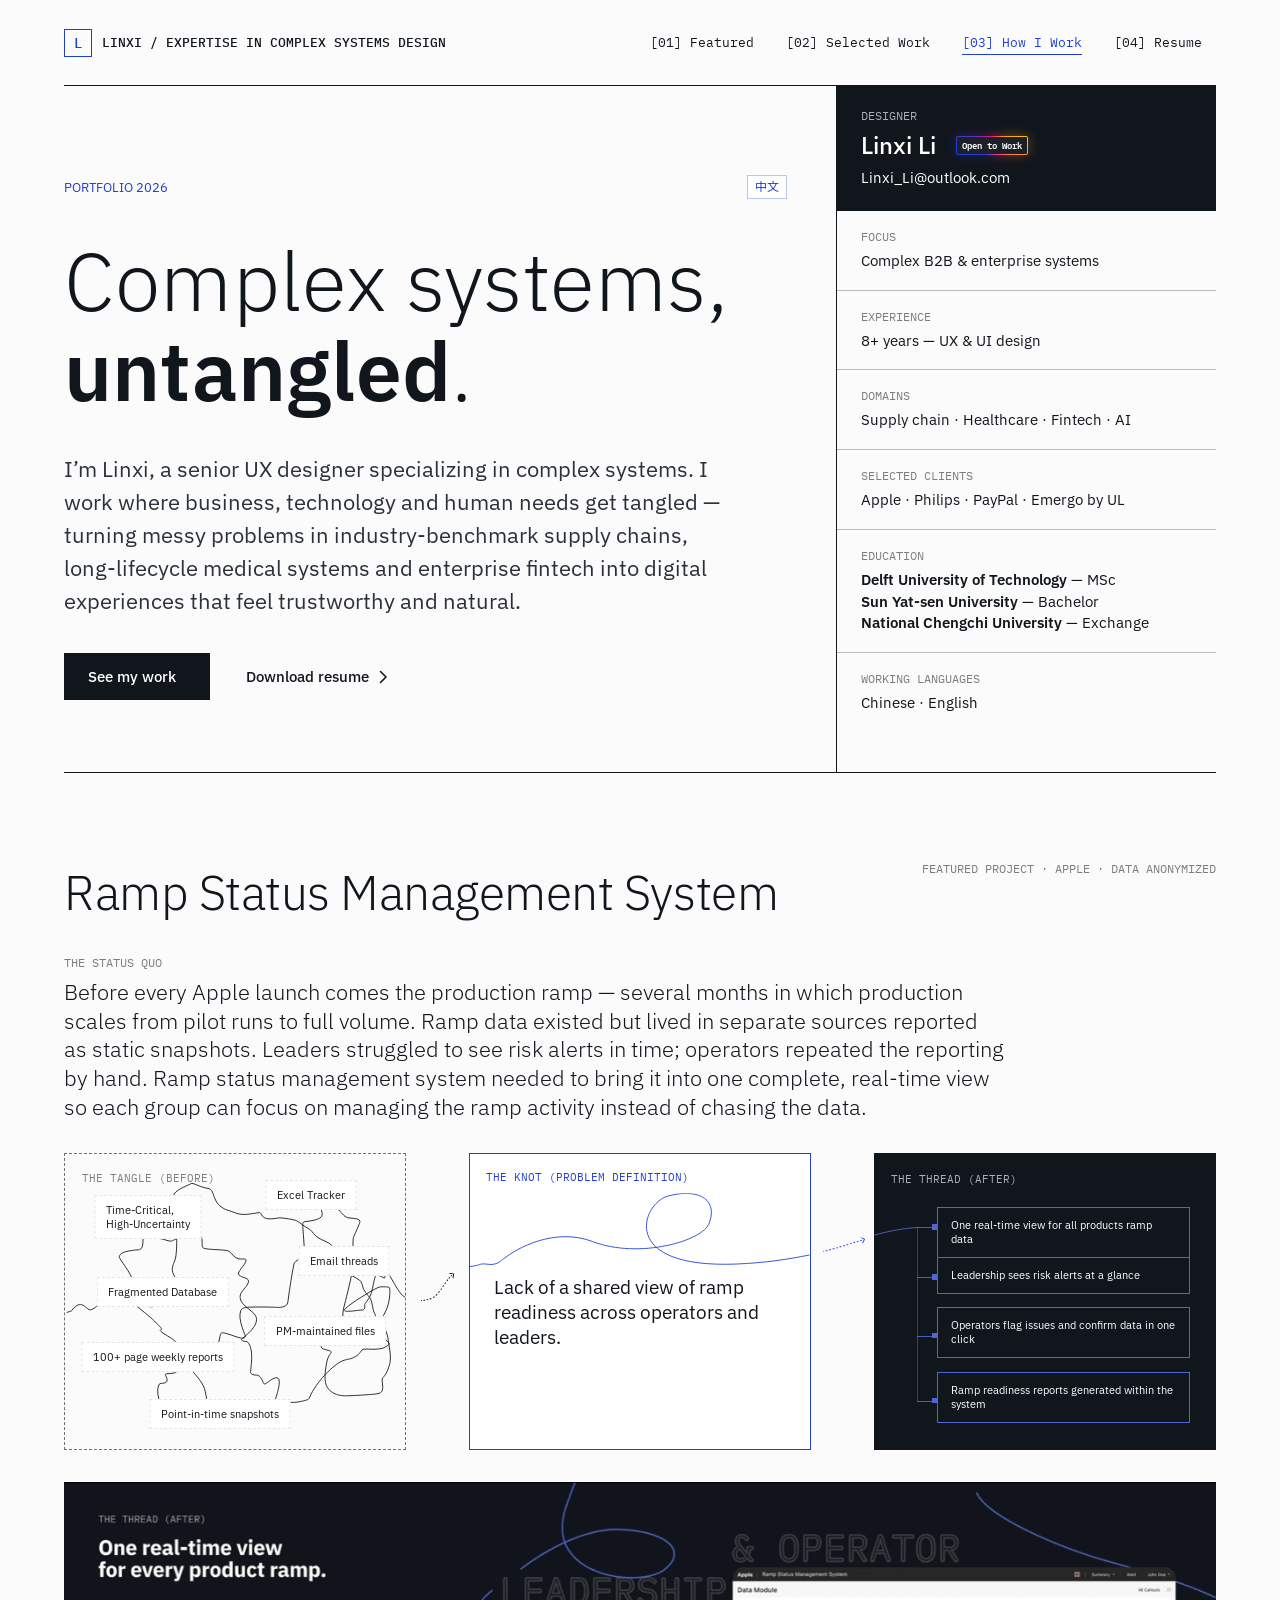
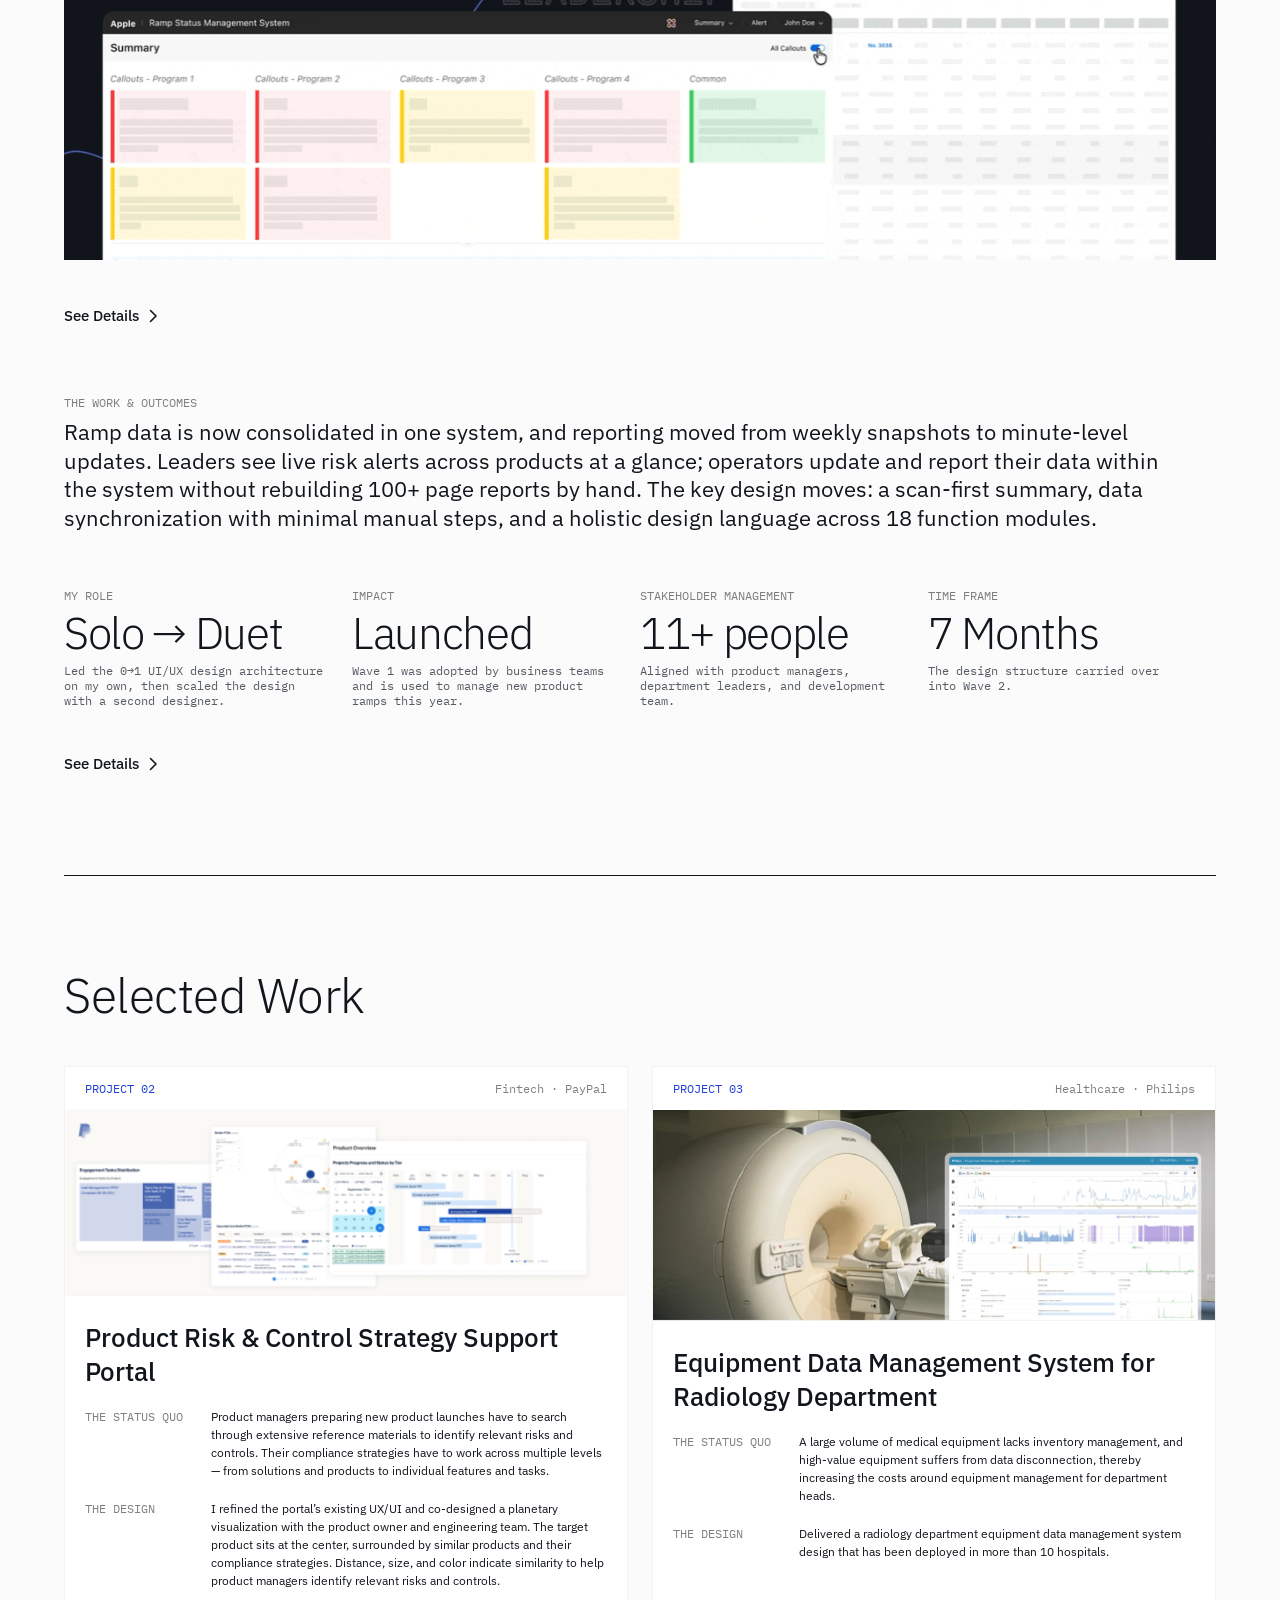
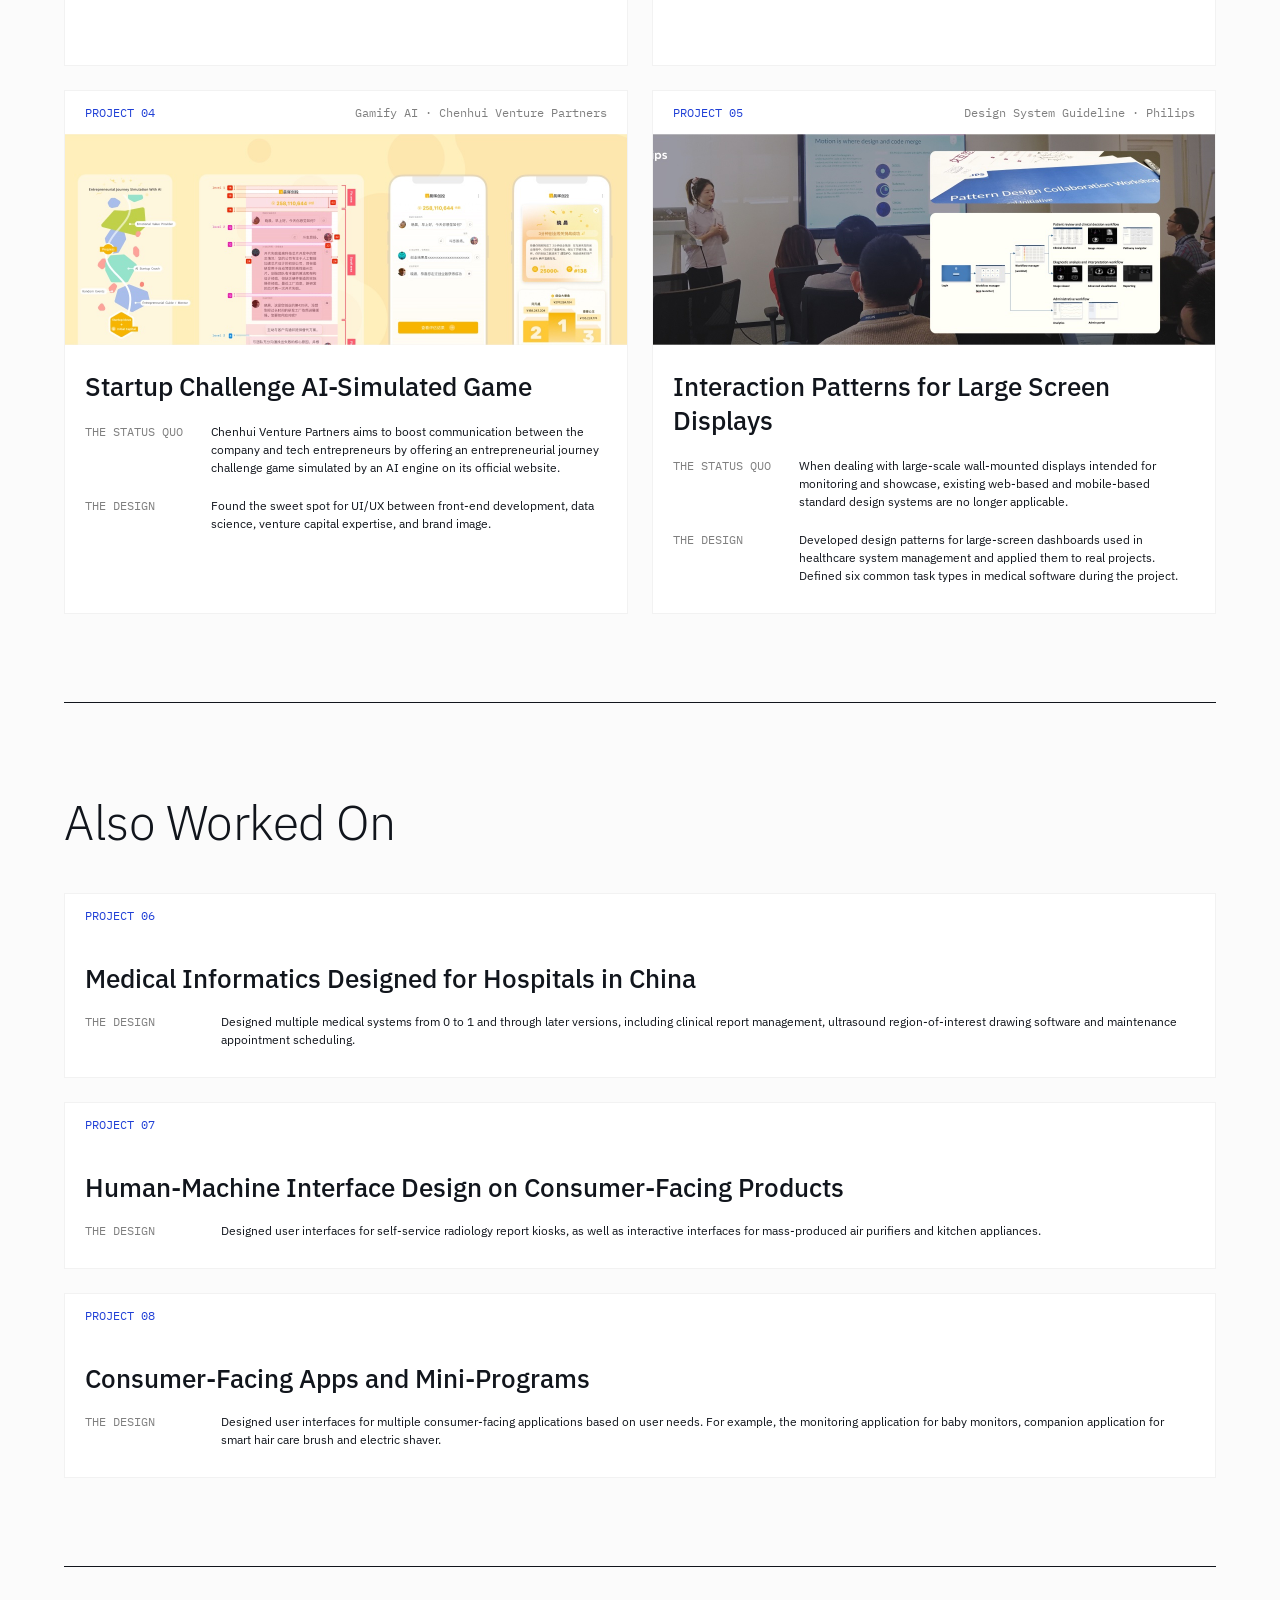
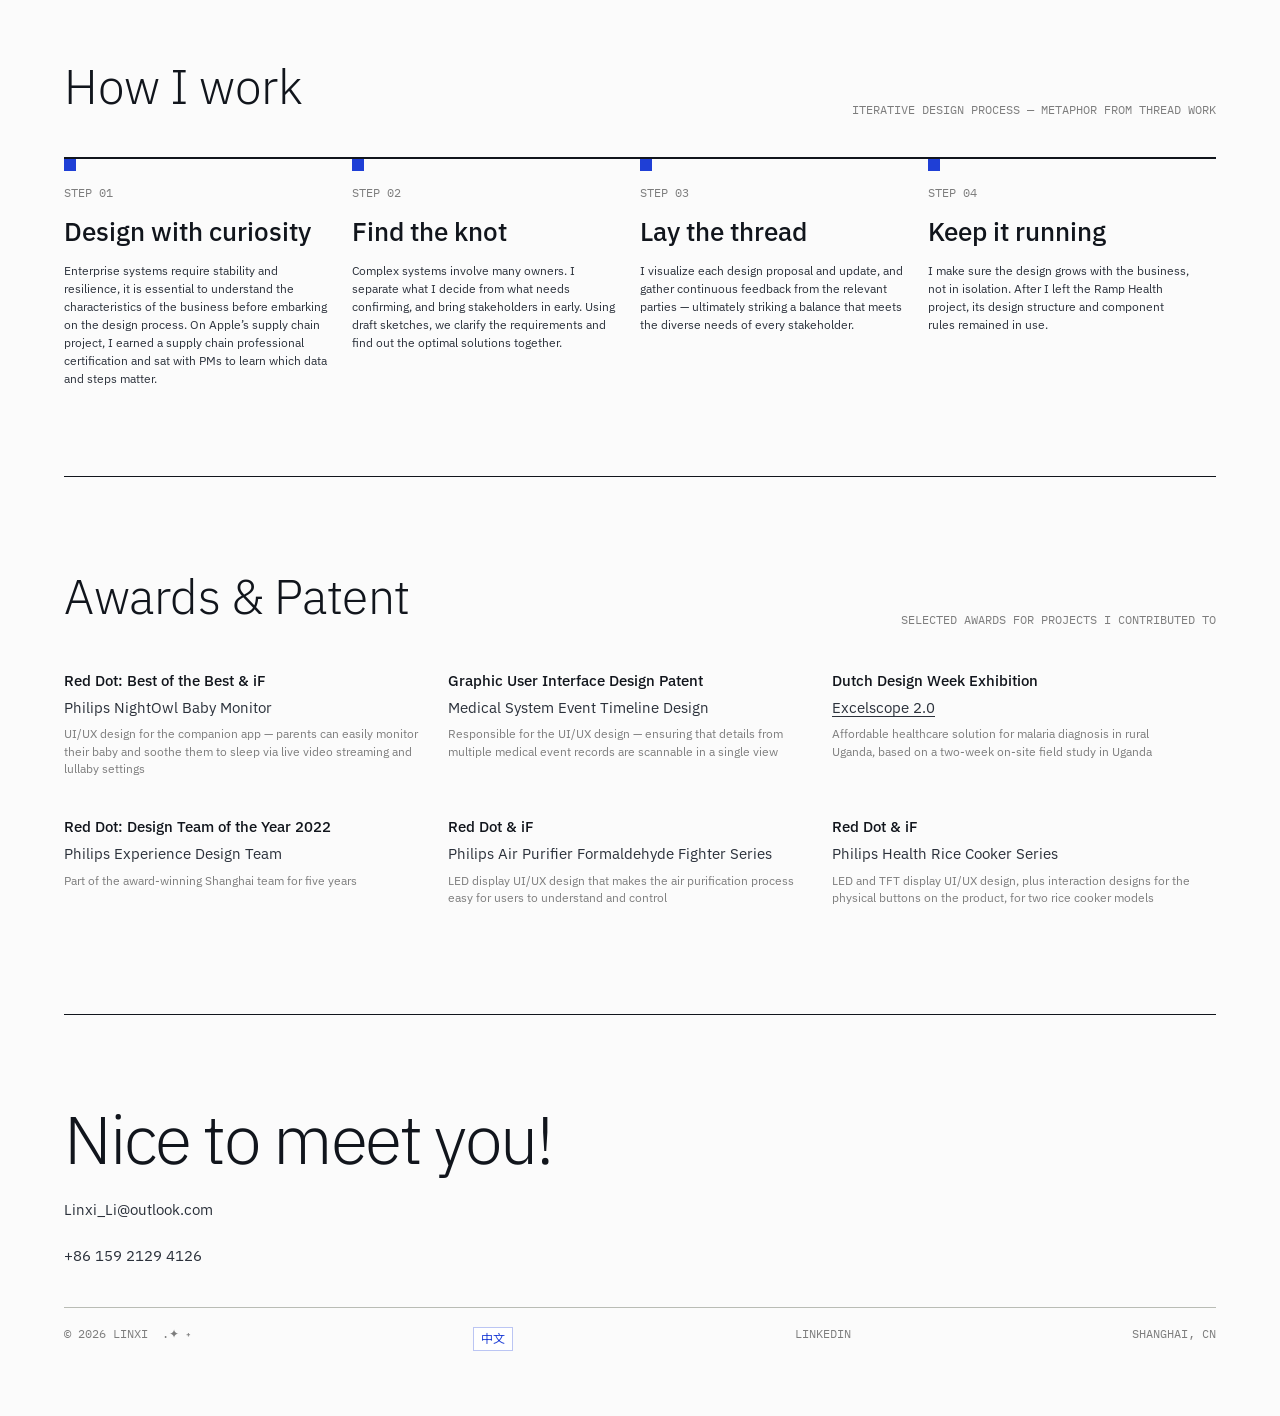
<file: zh/index.html>
<!doctype html>
<html lang="zh-CN">
<head>
  <meta charset="utf-8">
  <meta name="viewport" content="width=device-width, initial-scale=1">
  <title>李林溪 — 高级用户体验设计师 · 复杂系统</title>
  <meta name="description" content="李林溪，专注复杂系统的高级用户体验设计师——供应链、医疗健康、金融科技与 AI。">
  <meta property="og:title" content="李林溪 — 复杂系统，抽丝剥茧 逐步拆解。">
  <meta property="og:description" content="专注复杂 B 端与企业级系统的高级用户体验设计师。">
  <meta property="og:type" content="website">
  <meta property="og:locale" content="zh_CN">
  <meta property="og:locale:alternate" content="en_US">
  <meta property="og:url" content="https://hellolinxi.com/zh/">
  <meta property="og:site_name" content="李林溪 Linxi Li">
  <meta property="og:image" content="https://hellolinxi.com/assets/img/og-card-zh.png">
  <meta property="og:image:width" content="1200">
  <meta property="og:image:height" content="630">
  <meta property="og:image:alt" content="李林溪，高级用户体验设计师 — 复杂系统，抽丝剥茧 逐步拆解。">
  <meta name="twitter:card" content="summary_large_image">
  <link rel="canonical" href="https://hellolinxi.com/zh/">
  <link rel="alternate" hreflang="en" href="https://hellolinxi.com/">
  <link rel="alternate" hreflang="zh-CN" href="https://hellolinxi.com/zh/">
  <link rel="alternate" hreflang="x-default" href="https://hellolinxi.com/">
  <link rel="icon" href="../assets/img/favicon.svg" type="image/svg+xml">
  <link rel="preconnect" href="https://fonts.googleapis.com">
  <link rel="preconnect" href="https://fonts.gstatic.com" crossorigin>
  <link href="https://fonts.googleapis.com/css2?family=IBM+Plex+Mono:wght@400;500;600&family=IBM+Plex+Sans:wght@300;400;500;600&family=Noto+Sans+SC:wght@300;400;500&display=swap" rel="stylesheet">
  <link rel="stylesheet" href="../assets/css/style.css?v=8e1fb5c">
  <script>
    document.documentElement.classList.add('js');
    // First visit: use the browser language unless the visitor has already chosen one. Crawlers stay put.
    (function () {
      try {
        if (localStorage.getItem('lang') || /bot|crawl|spider|slurp|lighthouse/i.test(navigator.userAgent)) return;
        var want = ((navigator.languages && navigator.languages[0]) || navigator.language || '').toLowerCase();
        if (want && want.indexOf('zh') !== 0) location.replace('../' + location.search + location.hash);
      } catch (e) {}
    })();
  </script>
</head>
<body>

  <header class="site-header" id="top">
    <div class="page">
      <div class="site-header__inner">
        <a class="logo" href="./" aria-label="李林溪 — 首页">
          <span class="logo__mark">L</span>
          <span class="logo__text">Linxi / 专注复杂系统设计</span>
        </a>
        <nav class="nav" aria-label="主导航">
          <a class="nav__link" href="#featured">[01] 重点项目</a>
          <a class="nav__link" href="#work">[02] 精选项目</a>
          <a class="nav__link" href="#approach">[03] 工作方式</a>
          <a class="nav__link" href="../assets/resume/李林溪_简历.pdf" download="李林溪_简历.pdf">[04] 简历</a>
        </nav>
      </div>
    </div>
  </header>

  <main class="page">

    <!-- Hero -->
    <section class="hero" aria-label="简介">
      <div class="hero__intro">
        <div class="hero__top" data-reveal>
          <p class="hero__eyebrow">作品集 2026</p>
          <a class="lang-switch" data-lang-switch href="../" hreflang="en" lang="en" aria-label="EN — Switch to English">EN</a>
        </div>
        <h1 class="hero__title" data-reveal style="--delay:.08s">复杂系统，<br><strong>抽丝剥茧 逐步拆解。</strong></h1>
        <p class="hero__lede" data-reveal style="--delay:.16s">我是李林溪，一名专注复杂系统的高级用户体验设计师。我的工作常落在商业、技术与人的需求彼此交缠的地方——在行业标杆级的供应链、长生命周期的医疗系统和企业级金融科技中，把棘手而混乱的问题，转化为值得信赖、用起来自然的数字产品。</p>
        <div class="hero__actions" data-reveal style="--delay:.24s">
          <a class="btn" href="#featured">查看作品 <span class="btn__arrow" aria-hidden="true">→</span></a>
          <a class="text-link" href="../assets/resume/李林溪_简历.pdf" download="李林溪_简历.pdf">下载简历
            <svg viewBox="0 0 9 14" fill="none" aria-hidden="true"><path d="M1.5 1.5 7 7l-5.5 5.5" stroke="currentColor" stroke-width="1.6" stroke-linecap="round" stroke-linejoin="round"/></svg>
          </a>
        </div>
      </div>

      <aside class="profile" data-reveal style="--delay:.2s">
        <div class="profile__head">
          <p class="label">设计师</p>
          <div class="profile__name-row">
            <p class="profile__name">李林溪</p>
            <span class="status-badge">求职中...</span>
          </div>
          <span class="profile__email">Linxi_Li@outlook.com</span>
        </div>
        <div class="profile__row">
          <p class="label">专注方向</p>
          <p class="profile__value">复杂 B 端与企业级系统</p>
        </div>
        <div class="profile__row">
          <p class="label">从业经验</p>
          <p class="profile__value">8 年以上 — UX 与 UI 设计</p>
        </div>
        <div class="profile__row">
          <p class="label">行业领域</p>
          <p class="profile__value">供应链 · 医疗健康 · 金融科技 · AI</p>
        </div>
        <div class="profile__row">
          <p class="label">合作客户</p>
          <p class="profile__value">Apple · Philips · PayPal · Emergo by UL</p>
        </div>
        <div class="profile__row">
          <p class="label">教育背景</p>
          <p class="profile__value"><strong>代尔夫特理工大学</strong> — 硕士<br><strong>中山大学</strong> — 学士<br><strong>台湾政治大学</strong> — 交换项目</p>
        </div>
        <div class="profile__row">
          <p class="label">工作语言</p>
          <p class="profile__value">中文 · 英语</p>
        </div>
      </aside>
    </section>

    <!-- Featured project -->
    <section class="section section--featured section--ruled" id="featured" aria-labelledby="featured-title">
      <div class="section-header section-header--top" data-reveal>
        <h2 class="section-title" id="featured-title">提产数据管理系统</h2>
        <p class="section-meta">重点项目 · Apple · 数据已脱敏</p>
      </div>

      <div class="status-quo" data-reveal>
        <p class="label">现状</p>
        <p class="status-quo__text">每一款 Apple 新品发布前，都要经历提产爬坡：在数月之内，产量从试产逐步提升至满产。爬坡数据一直存在，却分散在彼此独立的来源中，以静态快照的形式汇报。管理层难以及时看到风险预警，运营人员则要一遍遍手工重复汇报。提产数据管理系统需要把这些数据汇聚成一个完整、实时的视图，让每个团队都能专注于管理提产，而不是追着更新数据。</p>
      </div>

      <!-- Fig. 1 — tangle to thread -->
      <div class="flow" role="img" aria-label="示意图：分散的数据来源（混乱）、核心问题（绳结），以及设计方案（脉络）">
        <div class="flow__box tangle">
          <img class="tangle__lines wipe" src="../assets/img/tangle-lines.svg" width="386" height="272.595" alt="" style="--delay:.1s">
          <p class="flow__label">混乱（改进前）</p>
          <div class="chip pop" style="left:calc(50% - 99px);top:46px;--delay:.35s">时间紧迫、<br>不确定性高</div>
          <div class="chip pop" style="left:calc(50% + 86px);top:29px;--delay:.45s">Excel 追踪表</div>
          <div class="chip pop" style="left:calc(50% + 123.5px);top:104px;--delay:.55s">邮件往来</div>
          <div class="chip pop" style="left:calc(50% - 82.5px);top:140px;--delay:.65s">分散的数据库</div>
          <div class="chip pop" style="left:calc(50% + 102.5px);top:184px;--delay:.75s">PM 自己维护的文件</div>
          <div class="chip pop" style="left:calc(50% - 88px);top:214px;--delay:.85s">100+ 页周报</div>
          <div class="chip pop" style="left:calc(50% - 17px);top:279px;--delay:.95s">历史数据切片</div>
        </div>

        <div class="flow__arrow flow__arrow--1" aria-hidden="true">
          <img class="wipe" src="../assets/img/arrow-1.svg" width="38.0937" height="32.6339" alt="" style="--delay:1.1s">
        </div>

        <div class="flow__box knot">
          <p class="flow__label">绳结（定义问题）</p>
          <img class="knot__line wipe" src="../assets/img/knot-line.svg" width="387" height="84.4166" alt="" style="--delay:1.25s">
          <p class="knot__text pop" style="--delay:1.7s">运营人员与管理层，<br>缺少共同的提产爬坡数据看板。</p>
        </div>

        <div class="flow__arrow flow__arrow--2" aria-hidden="true">
          <img class="wipe" src="../assets/img/arrow-2.svg" width="48.2404" height="17.0959" alt="" style="--delay:1.9s">
        </div>

        <div class="flow__box thread">
          <p class="flow__label">脉络（改进后）</p>
          <img class="thread__in wipe" src="../assets/img/thread-in.svg" width="60.5001" height="12.3673" alt="" style="--delay:2.05s">
          <img class="thread__spine wipe wipe--down" src="../assets/img/thread-vline.svg" width="1" height="198.5" alt="" style="--delay:2.25s">
          <img class="thread__tick pop" src="../assets/img/thread-hline.svg" width="21" height="1" alt="" style="top:84px;--delay:2.35s">
          <img class="thread__tick pop" src="../assets/img/thread-hline.svg" width="21" height="1" alt="" style="top:141px;--delay:2.5s">
          <img class="thread__tick pop" src="../assets/img/thread-hline.svg" width="21" height="1" alt="" style="top:208px;--delay:2.65s">
          <img class="thread__tick pop" src="../assets/img/thread-hline.svg" width="21" height="1" alt="" style="top:282px;--delay:2.8s">
          <span class="thread__node pop" style="top:81px;--delay:2.35s"></span>
          <span class="thread__node pop" style="top:138px;--delay:2.5s"></span>
          <span class="thread__node pop" style="top:205px;--delay:2.65s"></span>
          <span class="thread__node pop" style="top:279px;--delay:2.8s"></span>
          <p class="thread__item pop" style="top:61px;--delay:2.4s">一个实时视图，可以查看所有产品生产状态</p>
          <p class="thread__item pop" style="top:118px;--delay:2.55s">管理层一眼定位高风险</p>
          <p class="thread__item pop" style="top:175px;--delay:2.7s">运营人员一键标记问题、一键确认数据</p>
          <p class="thread__item pop" style="top:249px;--delay:2.85s">提产完成度报告在系统内直接生成</p>
        </div>
      </div>

      <a class="feature-image" href="ramp-health/" aria-label="提产数据管理系统 — 查看案例" data-reveal>
        <picture>
          <source srcset="../assets/img/ramp-health-banner.png" media="(prefers-reduced-motion: reduce)">
          <img src="../assets/img/ramp-health-banner.gif" alt="Ramp 状态管理系统——概览页与数据模块，连接管理层与运营人员" width="1310" height="430">
        </picture>
      </a>

      <div data-reveal>
        <a class="text-link" href="ramp-health/">查看详情
          <svg viewBox="0 0 9 14" fill="none" aria-hidden="true"><path d="M1.5 1.5 7 7l-5.5 5.5" stroke="currentColor" stroke-width="1.6" stroke-linecap="round" stroke-linejoin="round"/></svg>
        </a>
      </div>

      <div class="outcomes" data-reveal>
        <p class="label">工作与成果</p>
        <p class="outcomes__text">通过提产数据管理系统，多来源数据整合在同一个系统中，进度汇报从每周快照变为分钟级更新。首页的信息分配和视觉设计，使管理层一眼就能看到跨产品实时风险预警；运营人员在系统内通过点击，就能一键更新和上报数据，不必再手工重做 100 多页的报告。关键的设计决策包括：以扫读为先的概览首页、尽量减少手动步骤的数据同步，以及贯穿 18 个功能模块的统一设计语言。</p>
      </div>

      <div class="stats">
        <div class="stat" data-reveal>
          <p class="label">我的角色</p>
          <p class="stat__value">独立设计 → 双人</p>
          <p class="stat__note">独立主导 0 → 1 的 UI/UX 设计架构，随后与另一位设计师共同扩展设计。</p>
        </div>
        <div class="stat" data-reveal style="--delay:.08s">
          <p class="label">项目成果</p>
          <p class="stat__value">已上线</p>
          <p class="stat__note">一期已被业务团队采用，用于管理今年的新品提产爬坡。</p>
        </div>
        <div class="stat" data-reveal style="--delay:.16s">
          <p class="label">干系人管理</p>
          <p class="stat__value"><span data-count="11">11</span>+ 人</p>
          <p class="stat__note">与产品经理、部门负责人及开发团队协同对齐。</p>
        </div>
        <div class="stat" data-reveal style="--delay:.24s">
          <p class="label">项目周期</p>
          <p class="stat__value"><span data-count="7">7</span> 个月</p>
          <p class="stat__note">设计框架延续至二期。</p>
        </div>
      </div>

      <div data-reveal>
        <a class="text-link" href="ramp-health/">查看详情
          <svg viewBox="0 0 9 14" fill="none" aria-hidden="true"><path d="M1.5 1.5 7 7l-5.5 5.5" stroke="currentColor" stroke-width="1.6" stroke-linecap="round" stroke-linejoin="round"/></svg>
        </a>
      </div>
    </section>

    <!-- Selected work -->
    <section class="section section--ruled" id="work" aria-labelledby="work-title">
      <div class="section-header" data-reveal>
        <h2 class="section-title" id="work-title">精选作品</h2>
      </div>

      <div class="cards">
        <article class="card card--private" id="risk-control" tabindex="0" aria-labelledby="risk-control-title" aria-describedby="risk-control-notice" data-reveal>
          <div class="card__bar">
            <span class="card__num">项目 02</span>
            <span class="card__client">金融科技 · PayPal</span>
          </div>
          <div class="card__media"><img src="../assets/img/card-paypal-private.png" alt="" width="642" height="212" loading="lazy"></div>
          <div class="card__body">
            <h3 class="card__title" id="risk-control-title">产品风险与控制策略支持门户</h3>
            <div class="card__details">
              <div class="card__detail">
                <p class="label">现状</p>
                <p>产品经理在为新产品制定合规策略时，需要从大量参考资料中筛选相关风险与适用的控制措施。策略还需适用于不同业务层级——从解决方案、产品，到具体功能与任务。</p>
              </div>
              <div class="card__detail">
                <p class="label">设计</p>
                <p>我在既有版本的基础上优化 UI/UX，并与产品负责人及研发团队共同设计了以行星系统为比喻的可视化方案。目标产品位于中心，周围呈现相似产品及其合规策略，通过距离、大小和颜色表达相似程度，帮助产品经理识别相关风险与适用的控制措施。</p>
              </div>
            </div>
            <p class="card__notice" id="risk-control-notice">* 出于保密与知识产权保护考虑，本项目的界面及完整案例暂不公开。如希望了解我在复杂业务梳理、信息架构与交互设计方面的经验，欢迎联系面谈。</p>
          </div>
        </article>

        <a class="card" href="equipment-management/" aria-labelledby="equipment-management-title" data-reveal style="--delay:.1s">
          <div class="card__bar">
            <span class="card__num">项目 03 <svg viewBox="0 0 12 12" fill="none" aria-hidden="true"><path d="M2 10 10 2M4 2h6v6" stroke="currentColor" stroke-width="1.4"/></svg></span>
            <span class="card__client">医疗健康 · Philips</span>
          </div>
          <div class="card__media"><img src="../assets/img/card-philips-radiology.jpg" alt="" width="1284" height="423" loading="lazy"></div>
          <div class="card__body">
            <h3 class="card__title" id="equipment-management-title">放射科设备数据管理系统</h3>
            <div class="card__details">
              <div class="card__detail">
                <p class="label">现状</p>
                <p>大量医疗设备缺乏数字化管理方式，高价值设备的数据彼此分散，增加了科室主任在设备管理上的难度和成本。</p>
              </div>
              <div class="card__detail">
                <p class="label">设计</p>
                <p>交付放射科的设备数据管理系统设计，已在 10 余家医院部署落地。</p>
              </div>
            </div>
          </div>
        </a>

        <a class="card" id="startup-challenge" role="button" tabindex="0" data-soon data-reveal>
          <div class="card__bar">
            <span class="card__num">项目 04 <svg viewBox="0 0 12 12" fill="none" aria-hidden="true"><path d="M2 10 10 2M4 2h6v6" stroke="currentColor" stroke-width="1.4"/></svg></span>
            <span class="card__client">游戏化 AI · 晨晖创投</span>
          </div>
          <div class="card__media"><img src="../assets/img/card-ai-game.jpg" alt="" width="1284" height="423" loading="lazy"></div>
          <div class="card__body">
            <h3 class="card__title">AI 模拟创业挑战游戏</h3>
            <div class="card__details">
              <div class="card__detail">
                <p class="label">现状</p>
                <p>晨晖创投希望在官网推出一款创业历程挑战游戏，由 AI 引擎模拟创业环境，加强公司与科技创业者之间的交流。</p>
              </div>
              <div class="card__detail">
                <p class="label">设计</p>
                <p>在前端开发、数据科学、风险投资专业知识与品牌形象之间，找到 UI/UX 的最佳平衡点。</p>
              </div>
            </div>
          </div>
        </a>

        <a class="card" role="button" tabindex="0" data-soon data-reveal style="--delay:.1s">
          <div class="card__bar">
            <span class="card__num">项目 05 <svg viewBox="0 0 12 12" fill="none" aria-hidden="true"><path d="M2 10 10 2M4 2h6v6" stroke="currentColor" stroke-width="1.4"/></svg></span>
            <span class="card__client">设计系统规范 · Philips</span>
          </div>
          <div class="card__media"><img src="../assets/img/card-large-screen.jpg" alt="" width="1284" height="423" loading="lazy"></div>
          <div class="card__body">
            <h3 class="card__title">大屏显示交互模式</h3>
            <div class="card__details">
              <div class="card__detail">
                <p class="label">现状</p>
                <p>面对用于管理数据监控和效果展示的大尺寸壁挂显示屏，现有基于网页端和移动端的标准设计系统已不再适用。</p>
              </div>
              <div class="card__detail">
                <p class="label">设计</p>
                <p>为医疗管理中的大屏看板制定设计模式，并应用于实际项目；项目中还定义了医疗软件中六类常见的任务类型。</p>
              </div>
            </div>
          </div>
        </a>
      </div>
    </section>

    <!-- Also worked on -->
    <section class="section section--ruled" aria-labelledby="also-title">
      <div class="section-header" data-reveal>
        <h2 class="section-title" id="also-title">其他项目</h2>
      </div>

      <div class="cards cards--stack">
        <a class="card" role="button" tabindex="0" data-soon data-reveal>
          <div class="card__bar">
            <span class="card__num">项目 06 <svg viewBox="0 0 12 12" fill="none" aria-hidden="true"><path d="M2 10 10 2M4 2h6v6" stroke="currentColor" stroke-width="1.4"/></svg></span>
          </div>
          <div class="card__body">
            <h3 class="card__title">面向中国医院的医疗信息化系统设计</h3>
            <div class="card__details">
              <div class="card__detail">
                <p class="label">设计</p>
                <p>从 0 到 1 设计并持续迭代多个医疗系统，包括超声科临床报告管理系统、超声造影选区勾画软件和维修预约排程系统等。</p>
              </div>
            </div>
          </div>
        </a>

        <a class="card" role="button" tabindex="0" data-soon data-reveal>
          <div class="card__bar">
            <span class="card__num">项目 07 <svg viewBox="0 0 12 12" fill="none" aria-hidden="true"><path d="M2 10 10 2M4 2h6v6" stroke="currentColor" stroke-width="1.4"/></svg></span>
          </div>
          <div class="card__body">
            <h3 class="card__title">面向普通用户的人机交互界面设计</h3>
            <div class="card__details">
              <div class="card__detail">
                <p class="label">设计</p>
                <p>为放射科自助报告终端设计用户交互界面，并为投入量产的空气净化器和厨房电器设计用户操作界面。</p>
              </div>
            </div>
          </div>
        </a>

        <a class="card" role="button" tabindex="0" data-soon data-reveal>
          <div class="card__bar">
            <span class="card__num">项目 08 <svg viewBox="0 0 12 12" fill="none" aria-hidden="true"><path d="M2 10 10 2M4 2h6v6" stroke="currentColor" stroke-width="1.4"/></svg></span>
          </div>
          <div class="card__body">
            <h3 class="card__title">面向消费者的移动端软件与小程序</h3>
            <div class="card__details">
              <div class="card__detail">
                <p class="label">设计</p>
                <p>基于用户需求，为多款面向消费者的应用设计用户界面。如婴儿监护仪软件界面、护发梳和电动剃须刀智能软件。</p>
              </div>
            </div>
          </div>
        </a>
      </div>
    </section>

    <!-- How I work -->
    <section class="section section--ruled" id="approach" aria-labelledby="approach-title">
      <div class="section-header" data-reveal>
        <h2 class="section-title" id="approach-title">我的工作方式</h2>
        <p class="section-meta">迭代式的设计过程 — 如同抽丝剥茧</p>
      </div>

      <div class="steps">
        <div class="step" data-reveal>
          <span class="step__marker"></span>
          <p class="step__num">步骤 01</p>
          <h3 class="step__title">带着好奇心设计</h3>
          <p class="step__text">企业级数字系统需要保持稳定和韧性，在着手设计之前需要先了解业务特性。在 Apple 供应链项目中，我和 PM 们一起讨论弄清哪些数据和环节真正重要，并用业余时间考取了供应链管理师证书以更好的理解业务。</p>
        </div>
        <div class="step" data-reveal style="--delay:.1s">
          <span class="step__marker"></span>
          <p class="step__num">步骤 02</p>
          <h3 class="step__title">找到症结</h3>
          <p class="step__text">复杂系统往往牵涉众多干系人。工作中我会尝试区分哪些设计可以由我决定、哪些需要确认，并尽早让干系人参与进来。借助草图，一起厘清需求讨论解决方式。</p>
        </div>
        <div class="step" data-reveal style="--delay:.2s">
          <span class="step__marker"></span>
          <p class="step__num">步骤 03</p>
          <h3 class="step__title">理出脉络</h3>
          <p class="step__text">把每一版设计方案与更新用图像化的方式呈现，持续收集各相关方的反馈——最终找到平衡，满足每一位干系人的不同需求。</p>
        </div>
        <div class="step" data-reveal style="--delay:.3s">
          <span class="step__marker"></span>
          <p class="step__num">步骤 04</p>
          <h3 class="step__title">让它持续运转</h3>
          <p class="step__text">我确保设计与业务一同成长，而不是孤立存在。离开 Ramp Health 项目后，我搭建的设计框架和组件规则仍在沿用。</p>
        </div>
      </div>
    </section>

    <!-- Awards & patent -->
    <section class="section section--tight" aria-labelledby="awards-title">
      <div class="section-header" data-reveal>
        <h2 class="section-title" id="awards-title">奖项与专利</h2>
        <p class="section-meta">我参与的部分获奖项目</p>
      </div>

      <div class="awards">
        <div class="award" data-reveal>
          <p class="award__title">红点至尊奖 · iF 设计奖</p>
          <p class="award__project">飞利浦猫头鹰婴儿监护仪</p>
          <p class="award__role">配套软件的 UI/UX 设计——通过实时视频流和摇篮曲设置，家长可以轻松查看宝宝情况和哄睡。</p>
        </div>
        <div class="award" data-reveal style="--delay:.08s">
          <p class="award__title">图形用户界面外观设计专利</p>
          <p class="award__project">医疗系统事件轴设计</p>
          <p class="award__role">负责 UI/UX 设计——确保多条医疗事件记录中的必要细节可在同一视图内一目了然地呈现。</p>
        </div>
        <div class="award" data-reveal style="--delay:.16s">
          <p class="award__title">荷兰设计周展览</p>
          <p class="award__project"><a href="https://www.tudelft.nl/en/innovatie-impact/project-cases/excelscope" target="_blank" rel="noopener">Excelscope 2.0</a></p>
          <p class="award__role">针对乌干达农村地区疟疾诊断的低成本医疗解决方案——基于在乌干达进行的为期两周的实地调研</p>
        </div>
        <div class="award" data-reveal>
          <p class="award__title">红点年度设计团队</p>
          <p class="award__project">飞利浦体验设计团队</p>
          <p class="award__role">曾作为成员在获殊荣的上海设计团队工作五年</p>
        </div>
        <div class="award" data-reveal style="--delay:.08s">
          <p class="award__title">红点设计奖 · iF 设计奖</p>
          <p class="award__project">飞利浦空气净化器除醛系列</p>
          <p class="award__role">LED 显示屏 UI/UX 设计，让空气净化流程变得易于用户理解和掌控</p>
        </div>
        <div class="award" data-reveal style="--delay:.16s">
          <p class="award__title">红点设计奖 · iF 设计奖</p>
          <p class="award__project">飞利浦健康电饭煲系列</p>
          <p class="award__role">针对两款电饭煲产品，进行 LED 及 TFT 显示屏的 UI/UX 设计，以及实体产品上按键交互设计。</p>
        </div>
      </div>
    </section>

    <!-- Footer -->
    <footer class="footer" id="contact">
      <div class="footer__contact">
        <p class="footer__title" data-reveal>很高兴认识你！</p>
        <span class="footer__link">Linxi_Li@outlook.com</span>
        <a class="footer__link" href="tel:+8615921294126">+86 159 2129 4126</a>
      </div>
      <div class="legal">
        <p>© 2026 LINXI&nbsp;&nbsp;.✦ ˖</p>
        <a class="lang-switch" data-lang-switch href="../" hreflang="en" lang="en" aria-label="EN — Switch to English">EN</a>
        <a href="https://www.linkedin.com/in/lilinxi/" target="_blank" rel="noopener">LINKEDIN</a>
        <p>中国 · 上海</p>
      </div>
    </footer>

  </main>

  <!-- Toast for unpublished case studies -->
  <div class="toast" role="status" aria-live="polite">
    <div class="toast__inner">
      <p class="toast__title">敬请期待。</p>
      <p class="toast__text">这个项目的完整案例正在整理中。在此之前，我很乐意当面为你详细介绍。</p>
    </div>
  </div>

  <script src="../assets/js/main.js?v=241c183"></script>
</body>
</html>
</file>
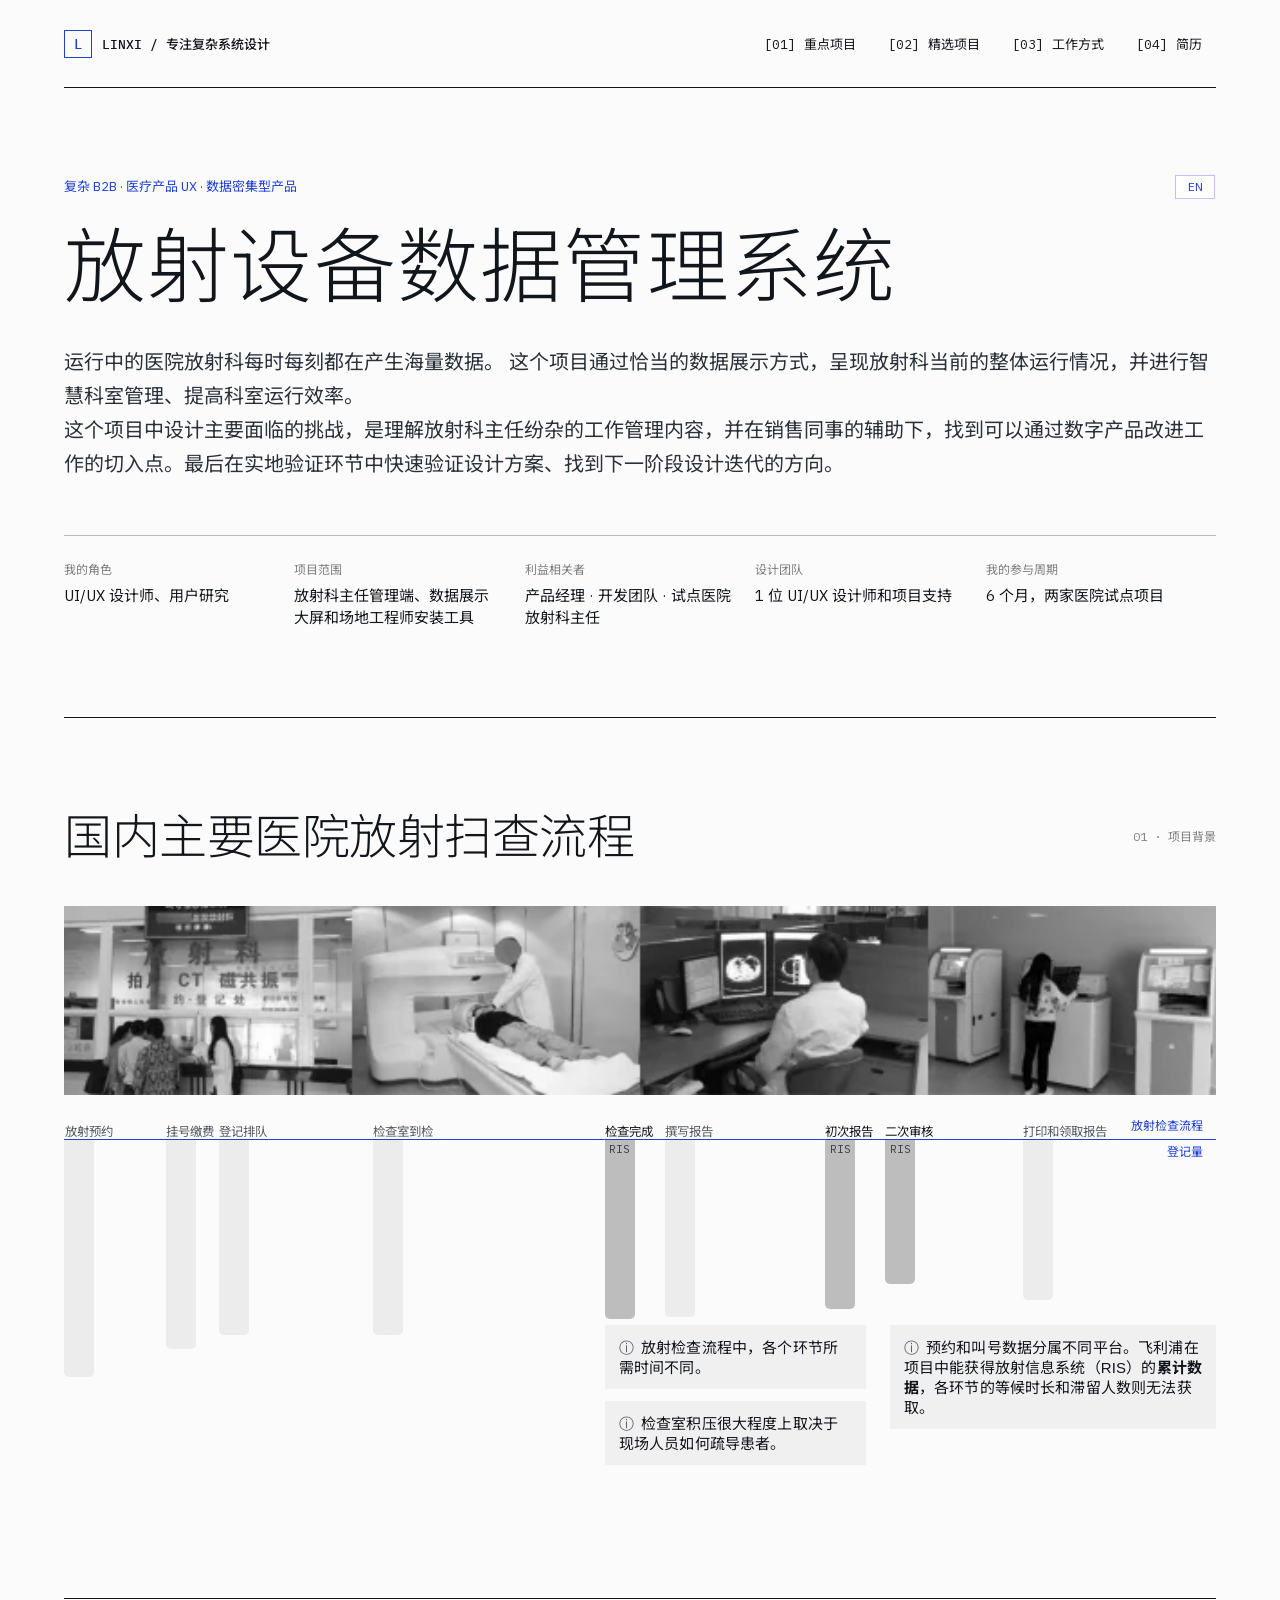
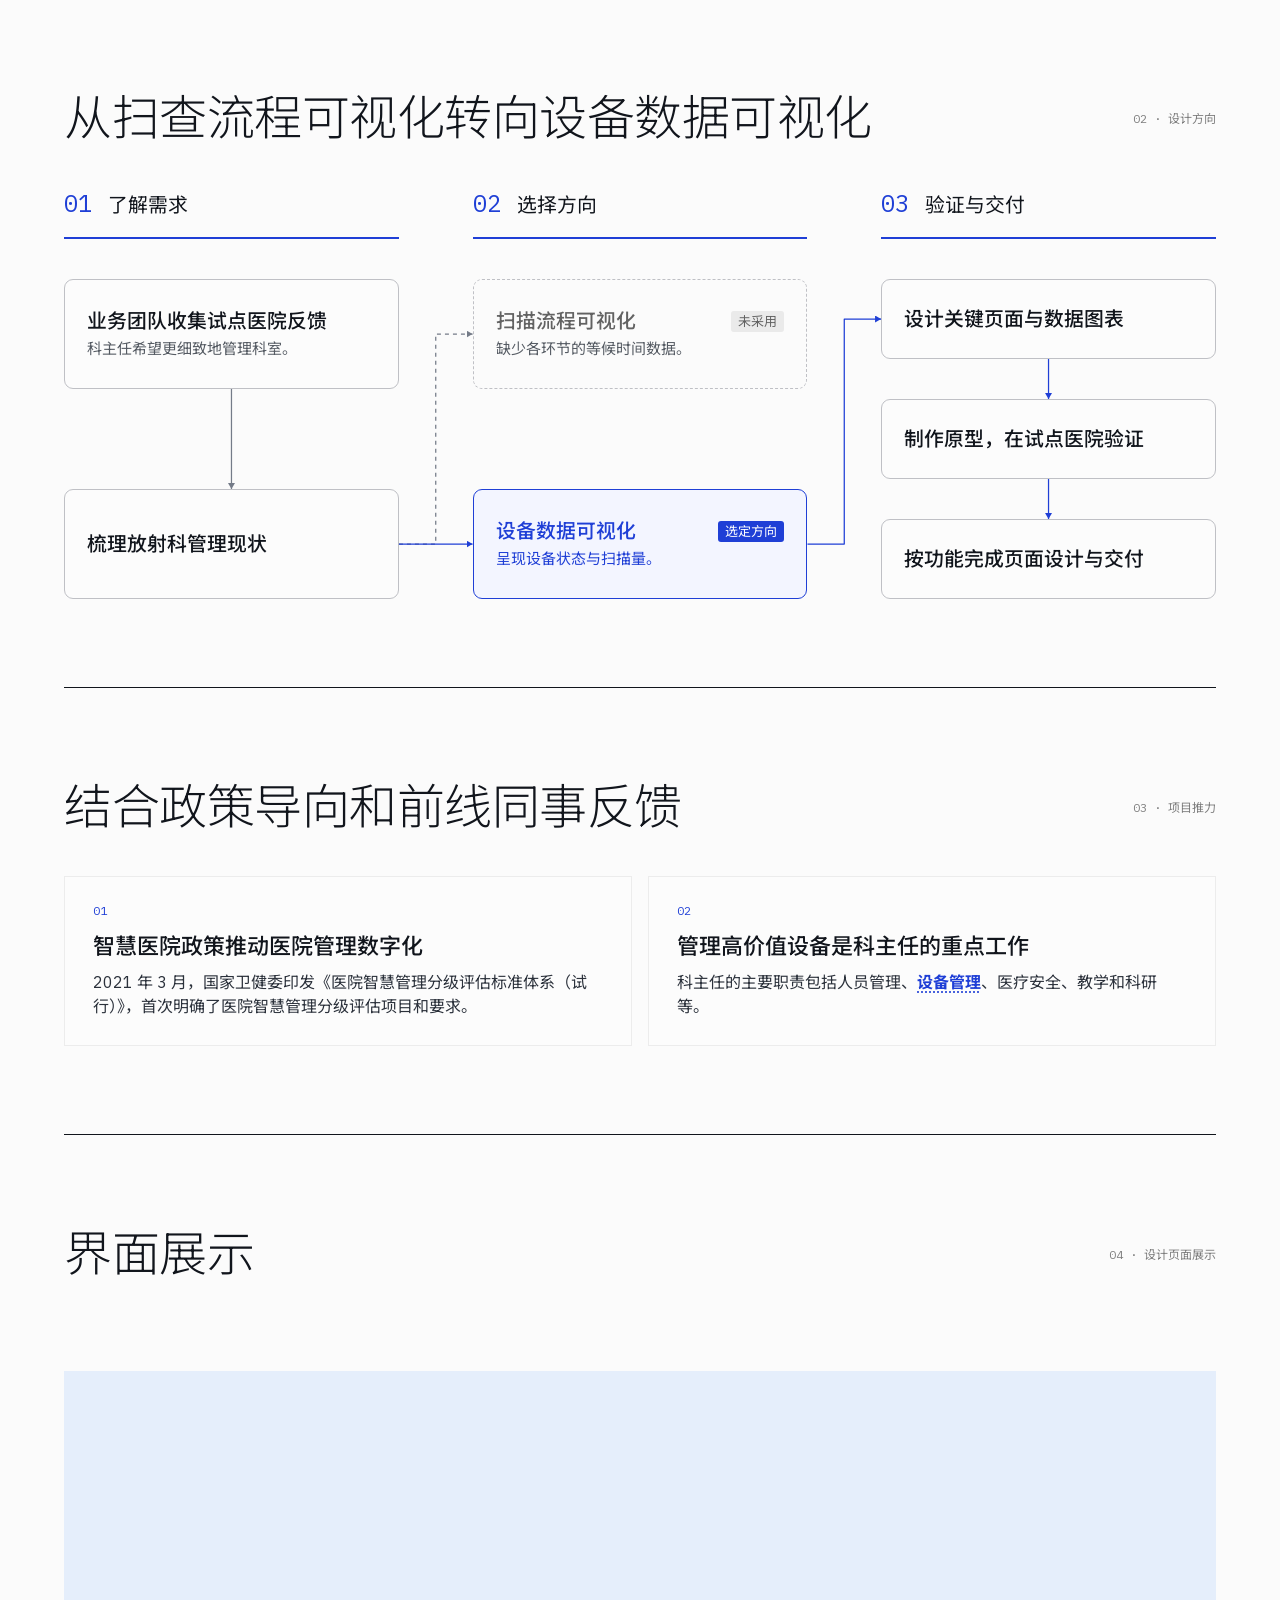
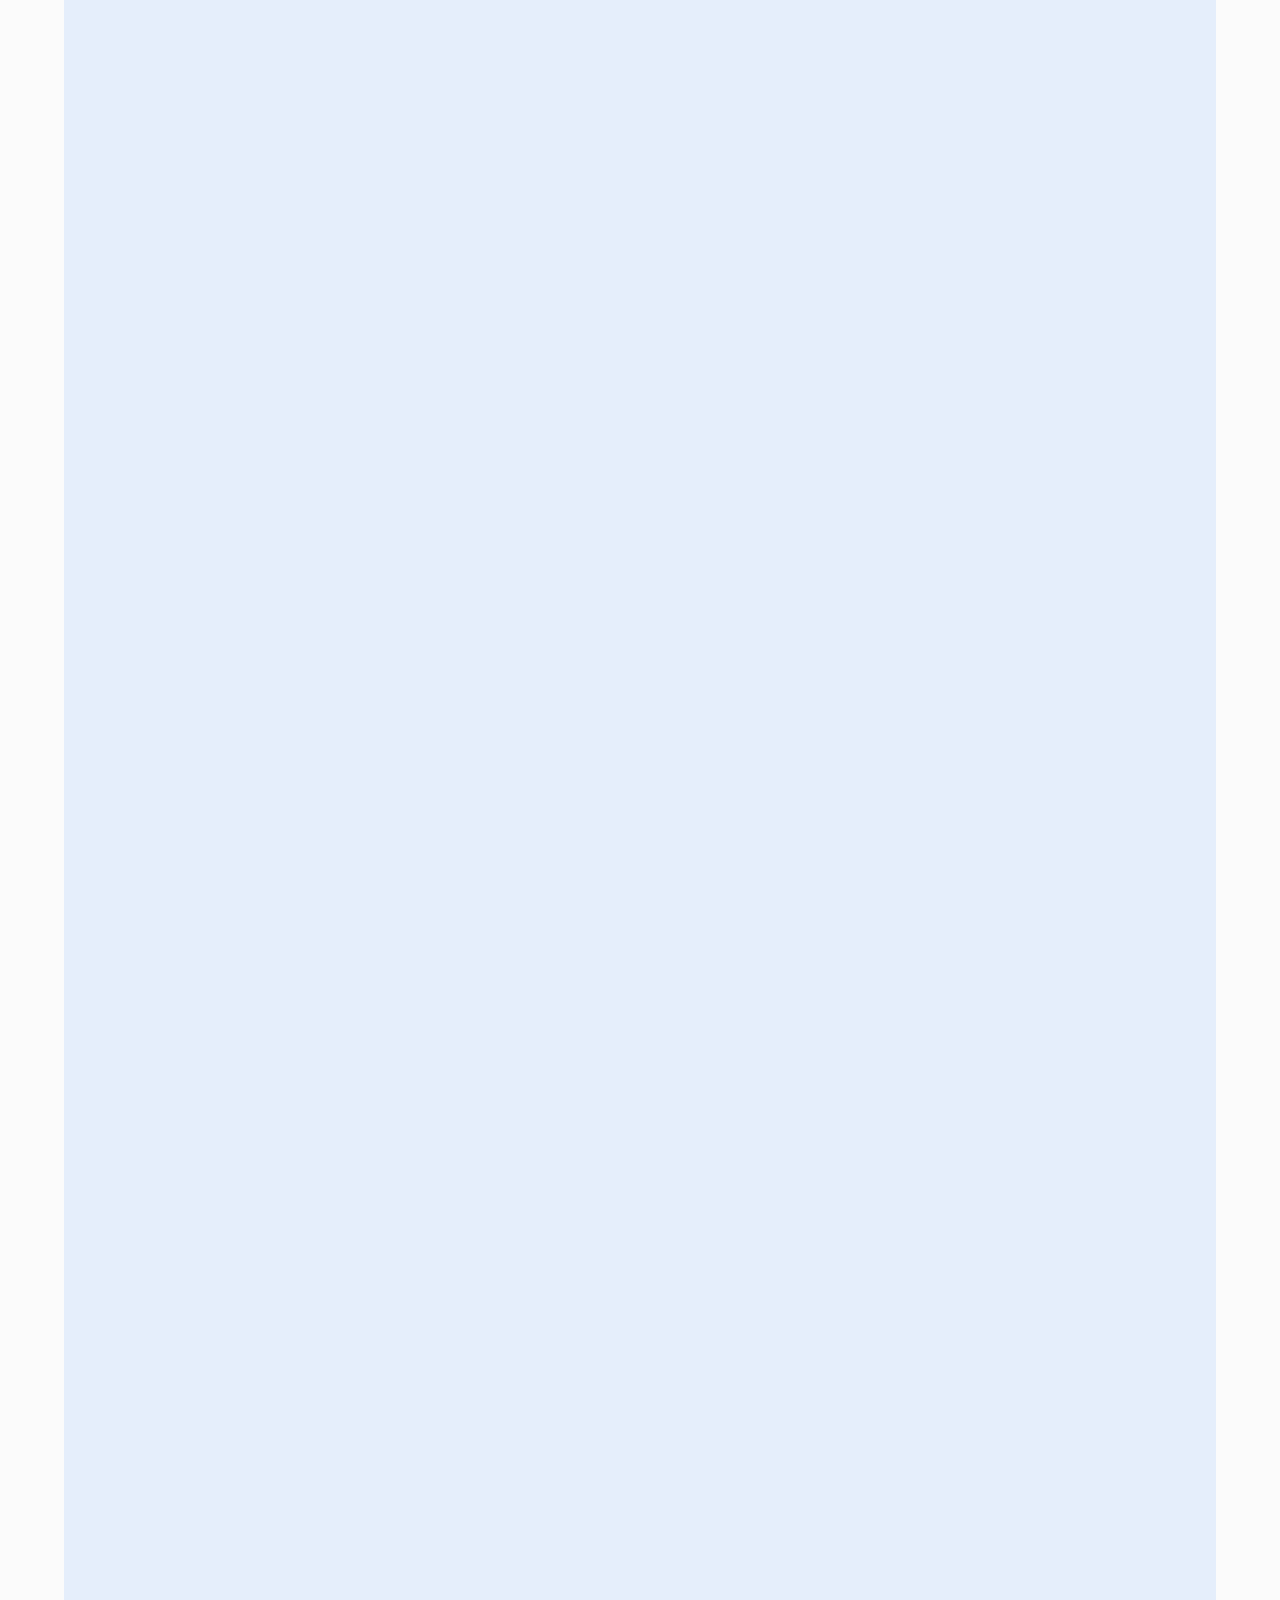
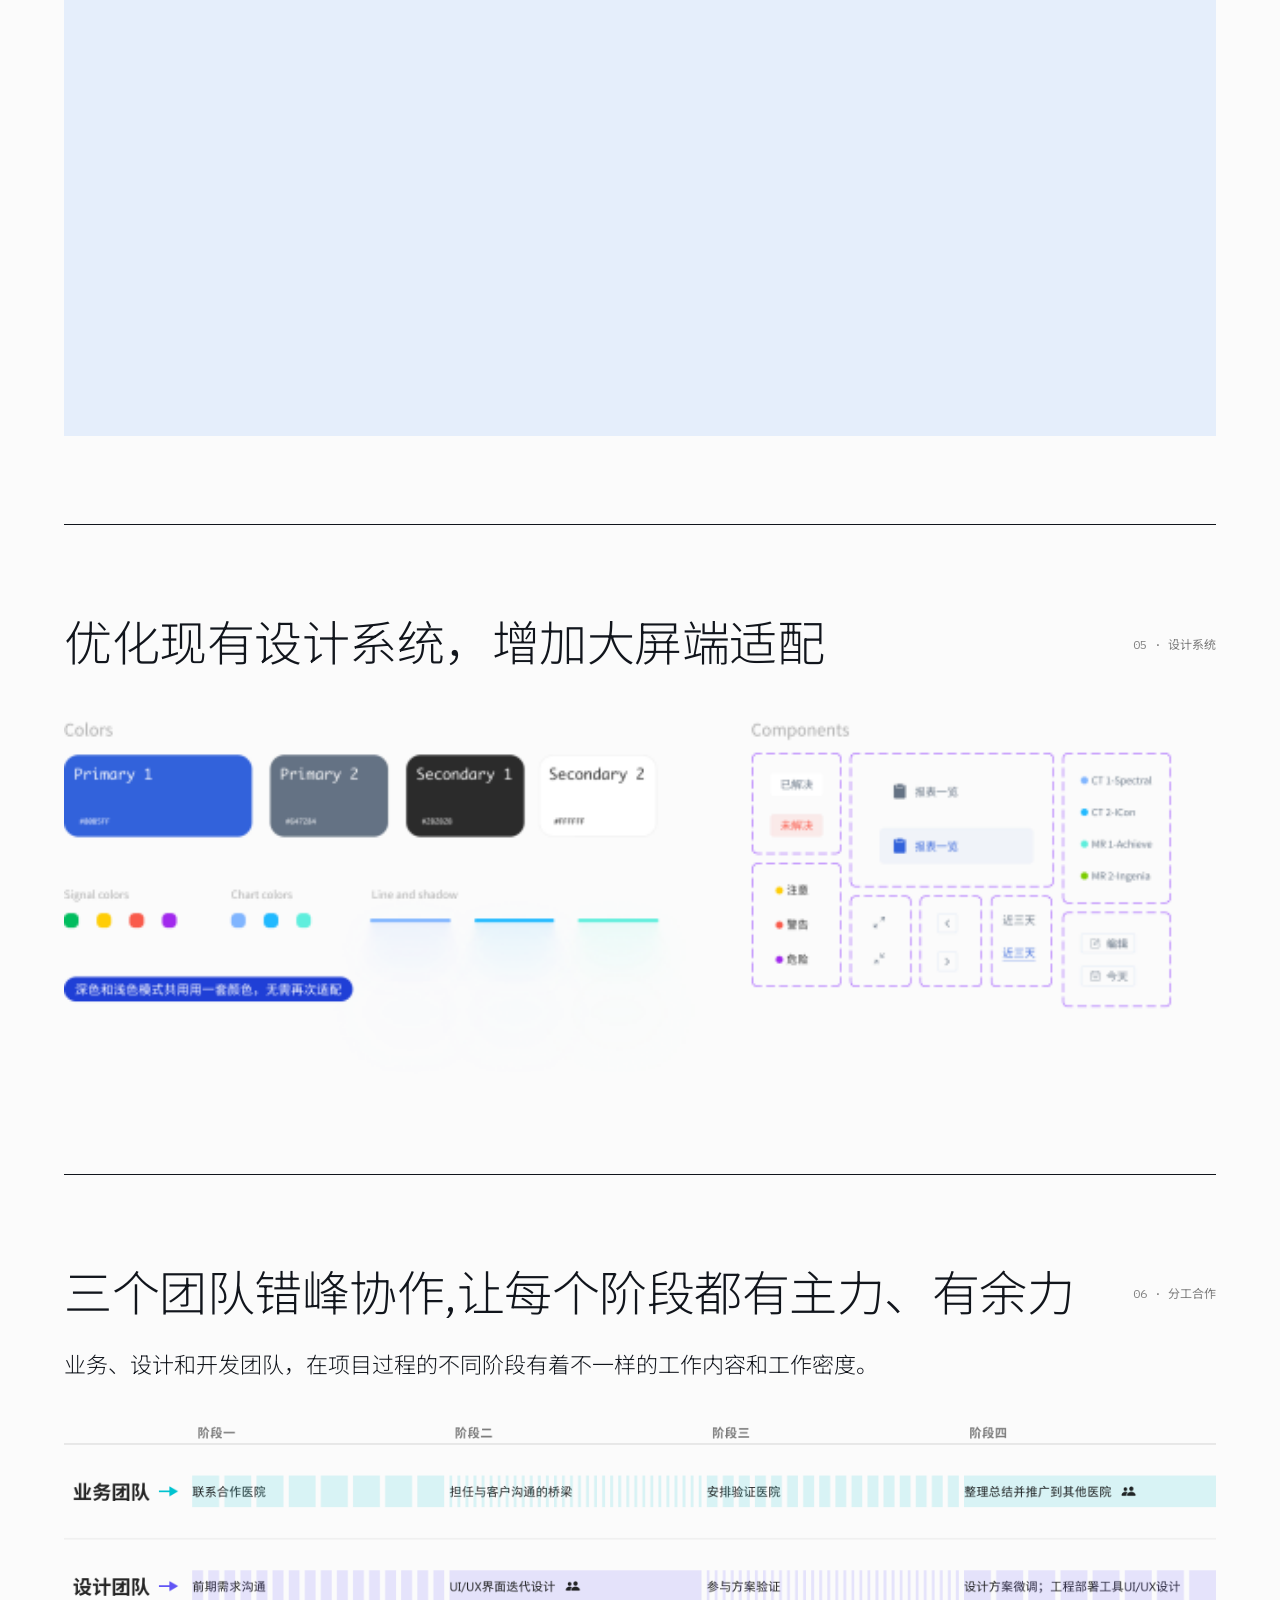
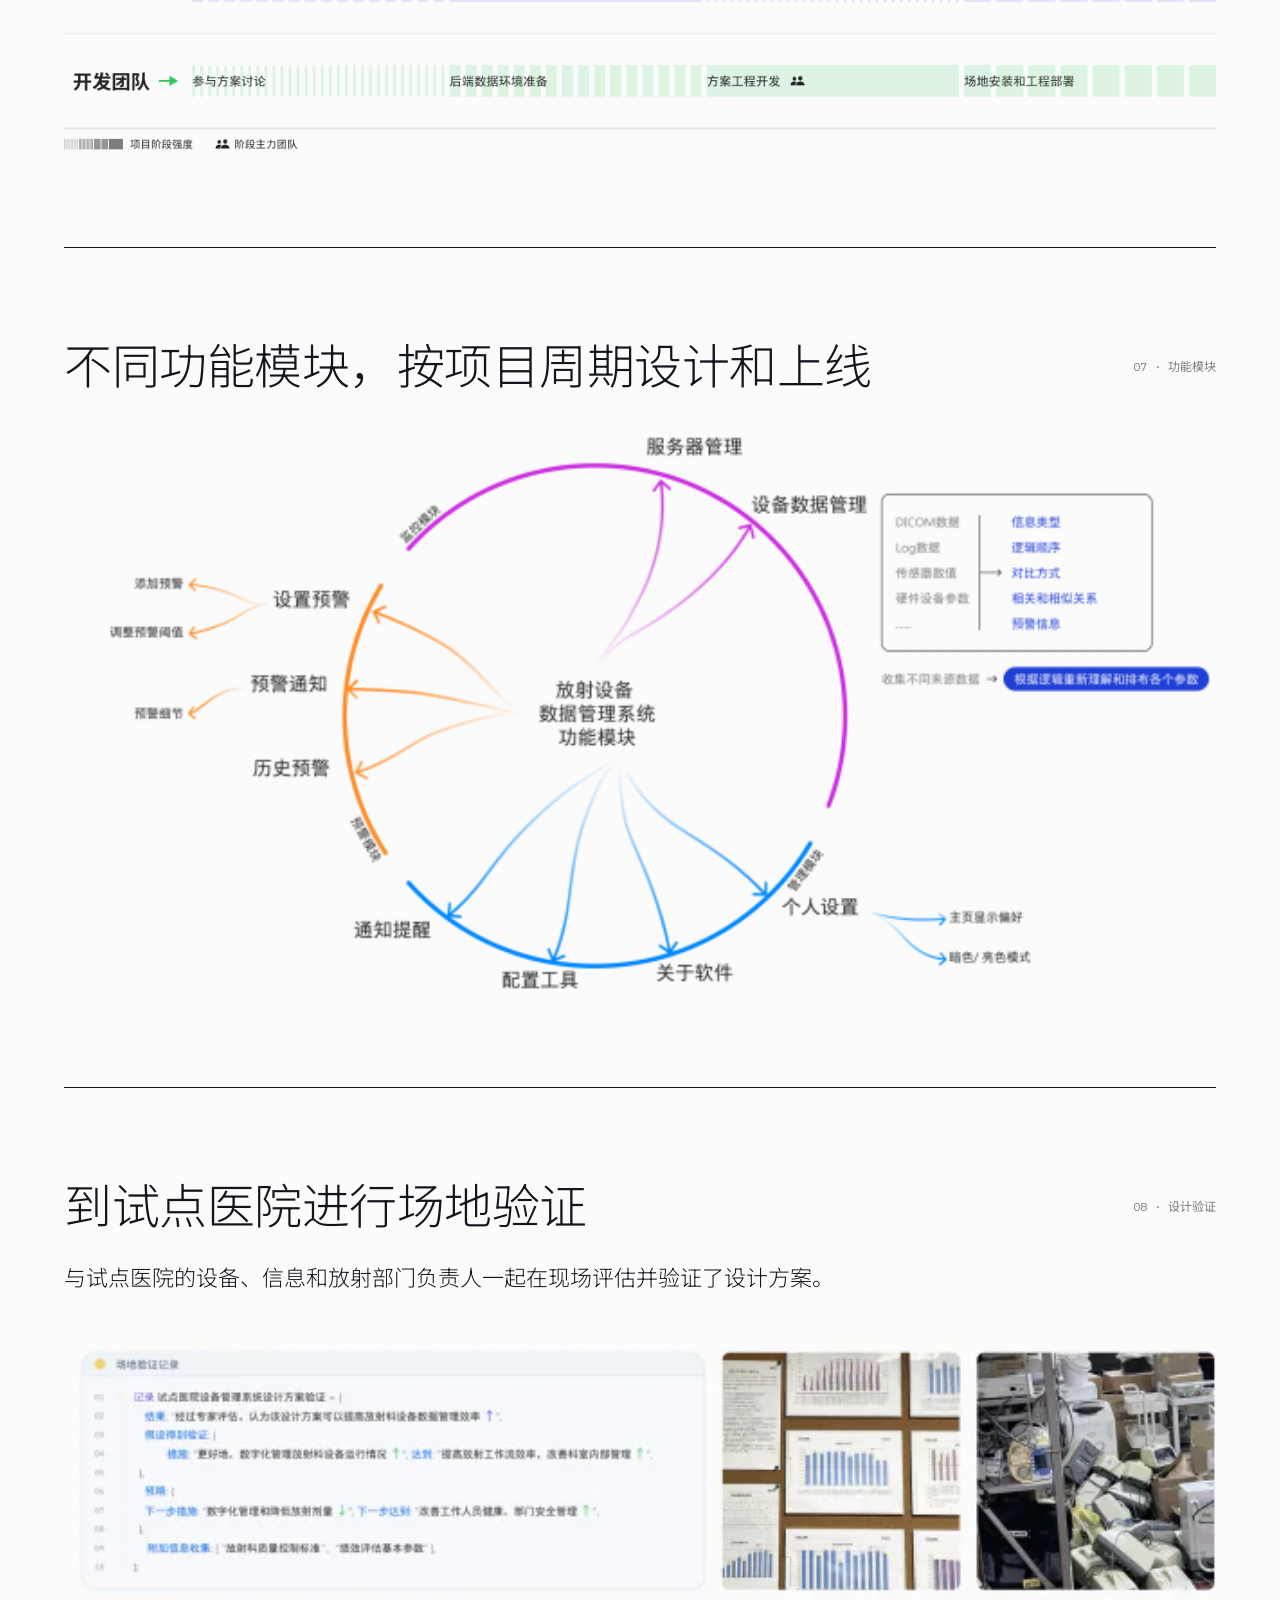
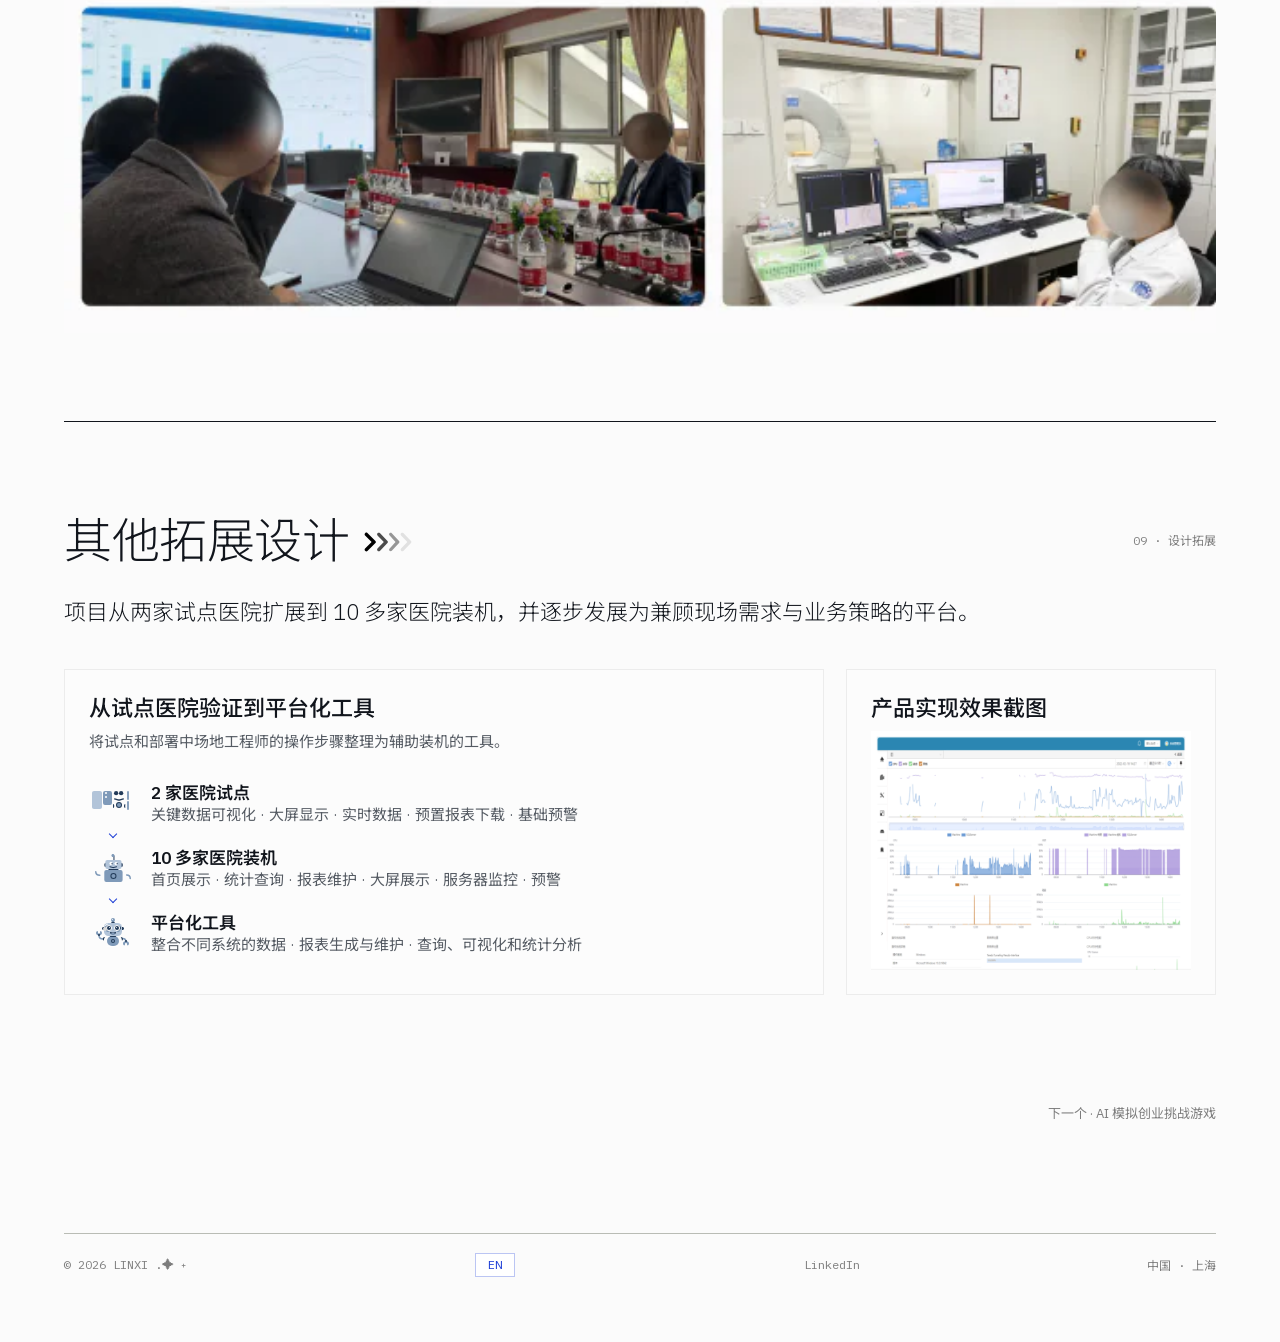
<file: zh/equipment-management/index.html>
<!doctype html>
<html lang="zh-CN">
<head>
  <meta charset="utf-8">
  <meta name="viewport" content="width=device-width, initial-scale=1">
  <meta name="description" content="运行中的医院放射科每时每刻都在产生海量数据。 这个项目通过恰当的数据展示方式，呈现放射科当前的整体运行情况，并进行智慧科室管理、提高科室运行效率。">
  <meta name="theme-color" content="#fbfbfb">
  <meta property="og:title" content="放射设备数据管理系统 — 李林溪">
  <meta property="og:description" content="运行中的医院放射科每时每刻都在产生海量数据。 这个项目通过恰当的数据展示方式，呈现放射科当前的整体运行情况，并进行智慧科室管理、提高科室运行效率。">
  <meta property="og:type" content="article">
  <meta property="og:locale" content="zh_CN">
  <meta property="og:locale:alternate" content="en_US">
  <meta property="og:url" content="https://hellolinxi.com/zh/equipment-management/">
  <meta property="og:site_name" content="Linxi Li">
  <meta property="og:image" content="https://hellolinxi.com/assets/img/card-philips-radiology.jpg">
  <meta name="twitter:card" content="summary_large_image">
  <link rel="canonical" href="https://hellolinxi.com/zh/equipment-management/">
  <link rel="alternate" hreflang="en" href="https://hellolinxi.com/equipment-management/">
  <link rel="alternate" hreflang="zh-CN" href="https://hellolinxi.com/zh/equipment-management/">
  <link rel="alternate" hreflang="x-default" href="https://hellolinxi.com/equipment-management/">
  <link rel="preload" href="/assets/radiology-case-study/fonts/ibm-plex-sans.woff2" as="font" type="font/woff2" crossorigin>
  <link rel="preload" href="/assets/radiology-case-study/fonts/noto-sans-sc-subset.ttf" as="font" type="font/ttf" crossorigin>
  <link rel="stylesheet" href="/assets/radiology-case-study/css/style.css">
  <link rel="stylesheet" href="/assets/radiology-case-study/css/case.css">
  <link rel="stylesheet" href="/assets/radiology-case-study/css/equipment.css">
  <link rel="stylesheet" href="/assets/radiology-case-study/style.css">
  <link rel="icon" href="/assets/radiology-case-study/favicon.svg" type="image/svg+xml">
  <script src="/assets/radiology-case-study/js/main.js" defer></script>
  <script src="/assets/radiology-case-study/case-study.js" defer></script>
  <title>放射设备数据管理系统 — Linxi Li</title>
</head>
<body class="cs equipment-case local-equipment-case">
  <a class="skip-link" href="#main">跳转至案例正文</a>
  <header class="site-header" id="top">
    <div class="page">
      <div class="site-header__inner">
        <a class="logo" href="https://hellolinxi.com/zh/" aria-label="李林溪 — 首页">
          <span class="logo__mark">L</span>
          <span class="logo__text">Linxi / 专注复杂系统设计</span>
        </a>
        <nav class="nav" aria-label="主导航">
          <a class="nav__link" href="https://hellolinxi.com/zh/#featured">[01] 重点项目</a>
          <a class="nav__link" href="https://hellolinxi.com/zh/#work">[02] 精选项目</a>
          <a class="nav__link" href="https://hellolinxi.com/zh/#approach">[03] 工作方式</a>
          <a class="nav__link" href="https://hellolinxi.com/assets/resume/%E6%9D%8E%E6%9E%97%E6%BA%AA_%E7%AE%80%E5%8E%86.pdf" download="李林溪_简历.pdf">[04] 简历</a>
        </nav>
      </div>
    </div>
  </header>
  <main class="page" id="main">
    <section class="cs-hero" aria-labelledby="cs-title">
      <div class="cs-hero__top"><p class="cs-hero__eyebrow">复杂 B2B · 医疗产品 UX · 数据密集型产品</p><a class="lang-switch" data-lang-switch href="/equipment-management/" hreflang="en" lang="en" aria-label="EN — Switch to English">EN</a></div>
      <h1 class="cs-hero__title" id="cs-title">放射设备数据管理系统</h1>
      <div class="cs-hero__copy"><p>运行中的医院放射科每时每刻都在产生海量数据。 这个项目通过恰当的数据展示方式，呈现放射科当前的整体运行情况，并进行智慧科室管理、提高科室运行效率。<br>这个项目中设计主要面临的挑战，是理解放射科主任纷杂的工作管理内容，并在销售同事的辅助下，找到可以通过数字产品改进工作的切入点。最后在实地验证环节中快速验证设计方案、找到下一阶段设计迭代的方向。</p></div>
      <dl class="cs-meta"><div><dt>我的角色</dt><dd>UI/UX 设计师、用户研究</dd></div><div><dt>项目范围</dt><dd>放射科主任管理端、数据展示大屏和场地工程师安装工具</dd></div><div><dt>利益相关者</dt><dd>产品经理 · 开发团队 · 试点医院放射科主任</dd></div><div><dt>设计团队</dt><dd>1 位 UI/UX 设计师和项目支持</dd></div><div><dt>我的参与周期</dt><dd>6 个月，两家医院试点项目</dd></div></dl>
    </section>
    <section class="cs-section eq-graphic-section chapter-background" id="background" aria-labelledby="background-title">
      <div class="cs-head"><h2 class="cs-title" id="background-title">国内主要医院放射扫查流程</h2><p class="cs-meta-label">01 · 项目背景</p></div>
      <div class="workflow-figure"><img src="/assets/radiology-case-study/workflow-photos.webp" srcset="/assets/radiology-case-study/workflow-photos-640.webp 640w, /assets/radiology-case-study/workflow-photos-800.webp 800w, /assets/radiology-case-study/workflow-photos.webp 1280w, /assets/radiology-case-study/workflow-photos-1920.webp 1920w, /assets/radiology-case-study/workflow-photos-2624.webp 2624w" sizes="auto, (max-width: 760px) calc(100vw - 32px), (max-width: 1100px) calc(100vw - 80px), (max-width: 1440px) calc(100vw - 128px), 1312px" alt="放射检查流程中的四个场景，从到院登记、影像检查到报告审核与自助取件。" width="1312" height="216" loading="lazy" decoding="async" class="workflow-photos">
      <div class="workflow"><p class="flow-axis-labels"><span>放射检查流程</span><span>登记量</span></p><ol class="flow-stages"><li style="--position:0%;--length:237px;--label-offset:0.076cqw" class=""><span>放射预约</span></li><li style="--position:8.84%;--length:209px;--label-offset:0.001cqw" class=""><span>挂号缴费</span></li><li style="--position:13.42%;--length:195px;--label-offset:-0.005cqw" class=""><span>登记排队</span></li><li style="--position:26.83%;--length:195px;--label-offset:-0.001cqw" class=""><span>检查室到检</span></li><li style="--position:46.95%;--length:179px;--label-offset:0.001cqw" class="ris-stage"><span>检查完成</span><abbr title="放射信息系统">RIS</abbr></li><li style="--position:52.21%;--length:177px;--label-offset:0.000cqw" class=""><span>撰写报告</span></li><li style="--position:66.08%;--length:169px;--label-offset:0.002cqw" class="ris-stage"><span>初次报告</span><abbr title="放射信息系统">RIS</abbr></li><li style="--position:71.27%;--length:144px;--label-offset:-0.005cqw" class="ris-stage"><span>二次审核</span><abbr title="放射信息系统">RIS</abbr></li><li style="--position:83.23%;--length:160px;--label-offset:0.002cqw" class=""><span>打印和领取报告</span></li></ol>
      <ul class="flow-notes"><li>放射检查流程中，各个环节所需时间不同。</li><li>检查室积压很大程度上取决于现场人员如何疏导患者。</li><li>预约和叫号数据分属不同平台。飞利浦在项目中能获得放射信息系统（RIS）的<strong>累计数据</strong>，各环节的等候时长和滞留人数则无法获取。</li></ul></div></div>
    </section>
    <section class="cs-section eq-graphic-section chapter-direction" id="direction" aria-labelledby="direction-title">
      <div class="cs-head"><h2 class="cs-title" id="direction-title">从扫查流程可视化转向设备数据可视化</h2><p class="cs-meta-label">02 · 设计方向</p></div>
      <div class="direction-flow"><ol class="direction-grid">
    <li class="direction-col"><h3><span>01</span>了解需求</h3><ul>
    <li class="decision-card " data-decision="gather">
      <div class="decision-top"><h4>业务团队收集试点医院反馈</h4></div>
      <p>科主任希望更细致地管理科室。</p>
    </li><li class="decision-card " data-decision="study">
      <div class="decision-top"><h4>梳理放射科管理现状</h4></div>

    </li>
    </ul></li>
    <li class="direction-col"><h3><span>02</span>选择方向</h3><ul>
    <li class="decision-card explored" data-decision="scan">
      <div class="decision-top"><h4>扫描流程可视化</h4><span class="decision-status">未采用</span></div>
      <p>缺少各环节的等候时间数据。</p>
    </li><li class="decision-card chosen" data-decision="equipment">
      <div class="decision-top"><h4>设备数据可视化</h4><span class="decision-status">选定方向</span></div>
      <p>呈现设备状态与扫描量。</p>
    </li>
    </ul></li>
    <li class="direction-col"><h3><span>03</span>验证与交付</h3><ul>
    <li class="decision-card " data-decision="design">
      <div class="decision-top"><h4>设计关键页面与数据图表</h4></div>

    </li><li class="decision-card " data-decision="pilot">
      <div class="decision-top"><h4>制作原型，在试点医院验证</h4></div>

    </li><li class="decision-card " data-decision="handoff">
      <div class="decision-top"><h4>按功能完成页面设计与交付</h4></div>

    </li>
    </ul></li></ol><svg class="direction-connectors" aria-hidden="true" focusable="false">
  <defs>
    <marker id="direction-arrow-selected" markerWidth="7" markerHeight="7" refX="6" refY="3.5" orient="auto" markerUnits="userSpaceOnUse"><path d="M0 0 L6 3.5 L0 7 Z" fill="var(--blue)"/></marker>
    <marker id="direction-arrow-muted" markerWidth="7" markerHeight="7" refX="6" refY="3.5" orient="auto" markerUnits="userSpaceOnUse"><path d="M0 0 L6 3.5 L0 7 Z" fill="var(--connector-muted)"/></marker>
  </defs>
  <path class="direction-connector muted" data-from="gather" data-to="study" data-axis="down" marker-end="url(#direction-arrow-muted)"/><path class="direction-connector explored" data-from="study" data-to="scan" data-axis="across" marker-end="url(#direction-arrow-muted)"/><path class="direction-connector selected" data-from="study" data-to="equipment" data-axis="across" marker-end="url(#direction-arrow-selected)"/><path class="direction-connector selected" data-from="equipment" data-to="design" data-axis="across" marker-end="url(#direction-arrow-selected)"/><path class="direction-connector selected" data-from="design" data-to="pilot" data-axis="down" marker-end="url(#direction-arrow-selected)"/><path class="direction-connector selected" data-from="pilot" data-to="handoff" data-axis="down" marker-end="url(#direction-arrow-selected)"/>
</svg></div>
    </section>
    <section class="cs-section eq-graphic-section chapter-drivers" id="drivers" aria-labelledby="drivers-title">
      <div class="cs-head"><h2 class="cs-title" id="drivers-title">结合政策导向和前线同事反馈</h2><p class="cs-meta-label">03 · 项目推力</p></div>
      <div class="drivers"><article><p class="driver-index" aria-hidden="true">01</p><h3>智慧医院政策推动医院管理数字化</h3><p>2021 年 3 月，国家卫健委印发《医院智慧管理分级评估标准体系（试行）》，首次明确了医院智慧管理分级评估项目和要求。</p></article><article><p class="driver-index" aria-hidden="true">02</p><h3>管理高价值设备是科主任的重点工作</h3><p>科主任的主要职责包括人员管理、<strong class="accent">设备管理</strong>、医疗安全、教学和科研等。</p></article></div>
    </section>
    <section class="cs-section eq-graphic-section chapter-design" id="design" aria-labelledby="design-title">
      <div class="cs-head"><h2 class="cs-title" id="design-title">界面展示</h2><p class="cs-meta-label">04 · 设计页面展示</p></div>
      <div class="gallery"><figure><h3 class="gallery-title">重点设备数据看板</h3><img src="/assets/radiology-case-study/zh-dashboard.webp" srcset="/assets/radiology-case-study/zh-dashboard-640.webp 640w, /assets/radiology-case-study/zh-dashboard-800.webp 800w, /assets/radiology-case-study/zh-dashboard.webp 1280w, /assets/radiology-case-study/zh-dashboard-1920.webp 1920w, /assets/radiology-case-study/zh-dashboard-2624.webp 2624w" sizes="auto, (max-width: 760px) calc(100vw - 32px), (max-width: 1100px) calc(100vw - 80px), (max-width: 1440px) calc(100vw - 128px), 1312px" alt="设备数据看板，展示可折叠侧边栏、设备状态、扫描量、扫描部位分布和扫描密度趋势。" width="1312" height="860" loading="lazy" decoding="async"></figure><figure><h3 class="gallery-title">历史预警</h3><img src="/assets/radiology-case-study/zh-alerts.webp" srcset="/assets/radiology-case-study/zh-alerts-640.webp 640w, /assets/radiology-case-study/zh-alerts-800.webp 800w, /assets/radiology-case-study/zh-alerts.webp 1280w, /assets/radiology-case-study/zh-alerts-1920.webp 1920w, /assets/radiology-case-study/zh-alerts-2624.webp 2624w" sizes="auto, (max-width: 760px) calc(100vw - 32px), (max-width: 1100px) calc(100vw - 80px), (max-width: 1440px) calc(100vw - 128px), 1312px" alt="历史预警界面的浅色和深色对照，包含日历、预警统计和按严重度区分颜色的预警列表。" width="1312" height="860" loading="lazy" decoding="async"></figure><figure><h3 class="gallery-title">服务器监控</h3><img src="/assets/radiology-case-study/zh-servers.webp" srcset="/assets/radiology-case-study/zh-servers-640.webp 640w, /assets/radiology-case-study/zh-servers-800.webp 800w, /assets/radiology-case-study/zh-servers.webp 1280w, /assets/radiology-case-study/zh-servers-1920.webp 1920w, /assets/radiology-case-study/zh-servers-2624.webp 2624w" sizes="auto, (max-width: 760px) calc(100vw - 32px), (max-width: 1100px) calc(100vw - 80px), (max-width: 1440px) calc(100vw - 128px), 1312px" alt="服务器监控总览，以响应式卡片显示资源使用率、网络吞吐量及预警状态。" width="1312" height="860" loading="lazy" decoding="async"></figure></div>
    </section>
    <section class="cs-section eq-graphic-section chapter-system" id="system" aria-labelledby="system-title">
      <div class="cs-head"><h2 class="cs-title" id="system-title">优化现有设计系统，增加大屏端适配</h2><p class="cs-meta-label">05 · 设计系统</p></div>
      <figure class="system-exhibit"><img src="/assets/radiology-case-study/zh-system.webp" srcset="/assets/radiology-case-study/zh-system-640.webp 640w, /assets/radiology-case-study/zh-system-800.webp 800w, /assets/radiology-case-study/zh-system.webp 1280w, /assets/radiology-case-study/zh-system-1920.webp 1920w, /assets/radiology-case-study/zh-system-2538.webp 2538w" sizes="auto, (max-width: 760px) calc(100vw - 32px), (max-width: 1100px) calc(100vw - 80px), (max-width: 1440px) calc(100vw - 128px), 1312px" alt="设计系统示例，包含主色、辅色、深浅模式共用的状态色、图表色、线条和阴影，以及界面组件。" width="1269" height="410" loading="lazy" decoding="async"></figure>
    </section>
    <section class="cs-section eq-graphic-section chapter-team" id="team" aria-labelledby="team-title">
      <div class="cs-head"><h2 class="cs-title" id="team-title">三个团队错峰协作,让每个阶段都有主力、有余力</h2><p class="cs-meta-label">06 · 分工合作</p></div>
      <p class="cs-lead">业务、设计和开发团队，在项目过程的不同阶段有着不一样的工作内容和工作密度。</p>
      <div class="team-chart" role="region" aria-label="分工合作" tabindex="0">
        <img src="/assets/radiology-case-study/zh-team.webp" alt="" width="1312" height="384" loading="lazy" decoding="async">
      </div>
      <div class="team-chart-text"><table aria-labelledby="team-title">
        <thead><tr><td></td><th scope="col">阶段一</th><th scope="col">阶段二</th><th scope="col">阶段三</th><th scope="col">阶段四</th></tr></thead>
        <tbody><tr><th scope="row">业务团队</th>
    <td>联系合作医院</td><td>担任与客户沟通的桥梁</td><td>安排验证医院</td><td>整理总结并推广到其他医院 (阶段主力团队)</td>
    </tr><tr><th scope="row">设计团队</th>
    <td>前期需求沟通</td><td>UI/UX界面迭代设计 (阶段主力团队)</td><td>参与方案验证</td><td>设计方案微调；工程部署工具UI/UX设计</td>
    </tr><tr><th scope="row">开发团队</th>
    <td>参与方案讨论</td><td>后端数据环境准备</td><td>方案工程开发 (阶段主力团队)</td><td>场地安装和工程部署</td>
    </tr></tbody>
      </table></div>
    </section>
    <section class="cs-section eq-graphic-section chapter-modules" id="modules" aria-labelledby="modules-title">
      <div class="cs-head"><h2 class="cs-title" id="modules-title">不同功能模块，按项目周期设计和上线</h2><p class="cs-meta-label">07 · 功能模块</p></div>
      <figure><img src="/assets/radiology-case-study/zh-modules.webp" srcset="/assets/radiology-case-study/zh-modules-640.webp 640w, /assets/radiology-case-study/zh-modules-800.webp 800w, /assets/radiology-case-study/zh-modules.webp 1280w, /assets/radiology-case-study/zh-modules-1920.webp 1920w, /assets/radiology-case-study/zh-modules-2624.webp 2624w" sizes="auto, (max-width: 760px) calc(100vw - 32px), (max-width: 1100px) calc(100vw - 80px), (max-width: 1440px) calc(100vw - 128px), 1312px" alt="放射设备数据管理的功能模块图，包括监控、预警和管理模块。设备数据管理汇集 DICOM 数据、日志、传感器数值和硬件参数。" width="1312" height="641" loading="lazy" decoding="async"></figure>
    </section>
    <section class="cs-section eq-graphic-section chapter-validation" id="validation" aria-labelledby="validation-title">
      <div class="cs-head" id="review"><h2 class="cs-title" id="validation-title">到试点医院进行场地验证</h2><p class="cs-meta-label">08 · 设计验证</p></div>
      <p class="cs-lead">与试点医院的设备、信息和放射部门负责人一起在现场评估并验证了设计方案。</p><figure><img src="/assets/radiology-case-study/zh-validation.webp" srcset="/assets/radiology-case-study/zh-validation-640.webp 640w, /assets/radiology-case-study/zh-validation-800.webp 800w, /assets/radiology-case-study/zh-validation.webp 1280w, /assets/radiology-case-study/zh-validation-1920.webp 1920w, /assets/radiology-case-study/zh-validation-2624.webp 2624w" sizes="auto, (max-width: 760px) calc(100vw - 32px), (max-width: 1100px) calc(100vw - 80px), (max-width: 1440px) calc(100vw - 128px), 1312px" alt="场地验证记录与医院现场照片。评估指出设备运行可视化有望改善流程与科室管理，并确认了剂量管理、质量控制和绩效评价等后续探索方向。" width="1312" height="681" loading="lazy" decoding="async"></figure>
    </section>
    <section class="cs-section eq-graphic-section chapter-rollout" id="rollout" aria-labelledby="rollout-title">
      <div class="cs-head"><h2 class="cs-title" id="rollout-title">其他拓展设计<img class="rollout-heading-art" src="/assets/radiology-case-study/rollout-heading.svg" alt="" width="48" height="20" loading="lazy" decoding="async"></h2><p class="cs-meta-label">09 · 设计拓展</p></div>
      <p class="cs-lead">项目从两家试点医院扩展到 10 多家医院装机，并逐步发展为兼顾现场需求与业务策略的平台。</p>
      <div class="rollout">
        <article><h3>从试点医院验证到平台化工具</h3><p>将试点和部署中场地工程师的操作步骤整理为辅助装机的工具。</p>
          <ol class="milestones"><li><span class="milestone-picture"><img src="/assets/radiology-case-study/zh-rollout-pilot.svg" alt="" loading="lazy" decoding="async"></span><div><h4>2 家医院试点</h4><p>关键数据可视化 · 大屏显示 · 实时数据 · 预置报表下载 · 基础预警</p></div></li><li><span class="milestone-picture"><img src="/assets/radiology-case-study/zh-rollout-deployment.svg" alt="" loading="lazy" decoding="async"></span><div><h4>10 多家医院装机</h4><p>首页展示 · 统计查询 · 报表维护 · 大屏展示 · 服务器监控 · 预警</p></div></li><li><span class="milestone-picture"><img src="/assets/radiology-case-study/zh-rollout-platform.svg" alt="" loading="lazy" decoding="async"></span><div><h4>平台化工具</h4><p>整合不同系统的数据 · 报表生成与维护 · 查询、可视化和统计分析</p></div></li></ol>
        </article>
        <figure><h3>产品实现效果截图</h3><img src="/assets/radiology-case-study/zh-production.webp" srcset="/assets/radiology-case-study/zh-production.webp 400w, /assets/radiology-case-study/zh-production-804.webp 804w" sizes="auto, (max-width: 550px) calc(90vw - 38px), (max-width: 1728px) 28vw, 480px" alt="实际系统的中文界面，展示扫描量图表、筛选条件和设备指标。" width="402" height="300" loading="lazy" decoding="async"></figure>
      </div>
    </section>
    <nav class="cs-project-nav" aria-label="主导航"><a class="cs-project-nav__link" href="https://hellolinxi.com/zh/#startup-challenge">下一个 · AI 模拟创业挑战游戏</a></nav>
    <footer class="footer cs-footer" id="contact">
      <div class="legal">
        <p>© 2026 LINXI <span aria-hidden="true">.✦ ˖</span></p>
        <a class="lang-switch" data-lang-switch href="/equipment-management/" hreflang="en" lang="en" aria-label="EN — Switch to English">EN</a>
        <a href="https://www.linkedin.com/in/lilinxi/">LinkedIn</a>
        <p>中国 · 上海</p>
      </div>
    </footer>
  </main>
</body>
</html>
</file>
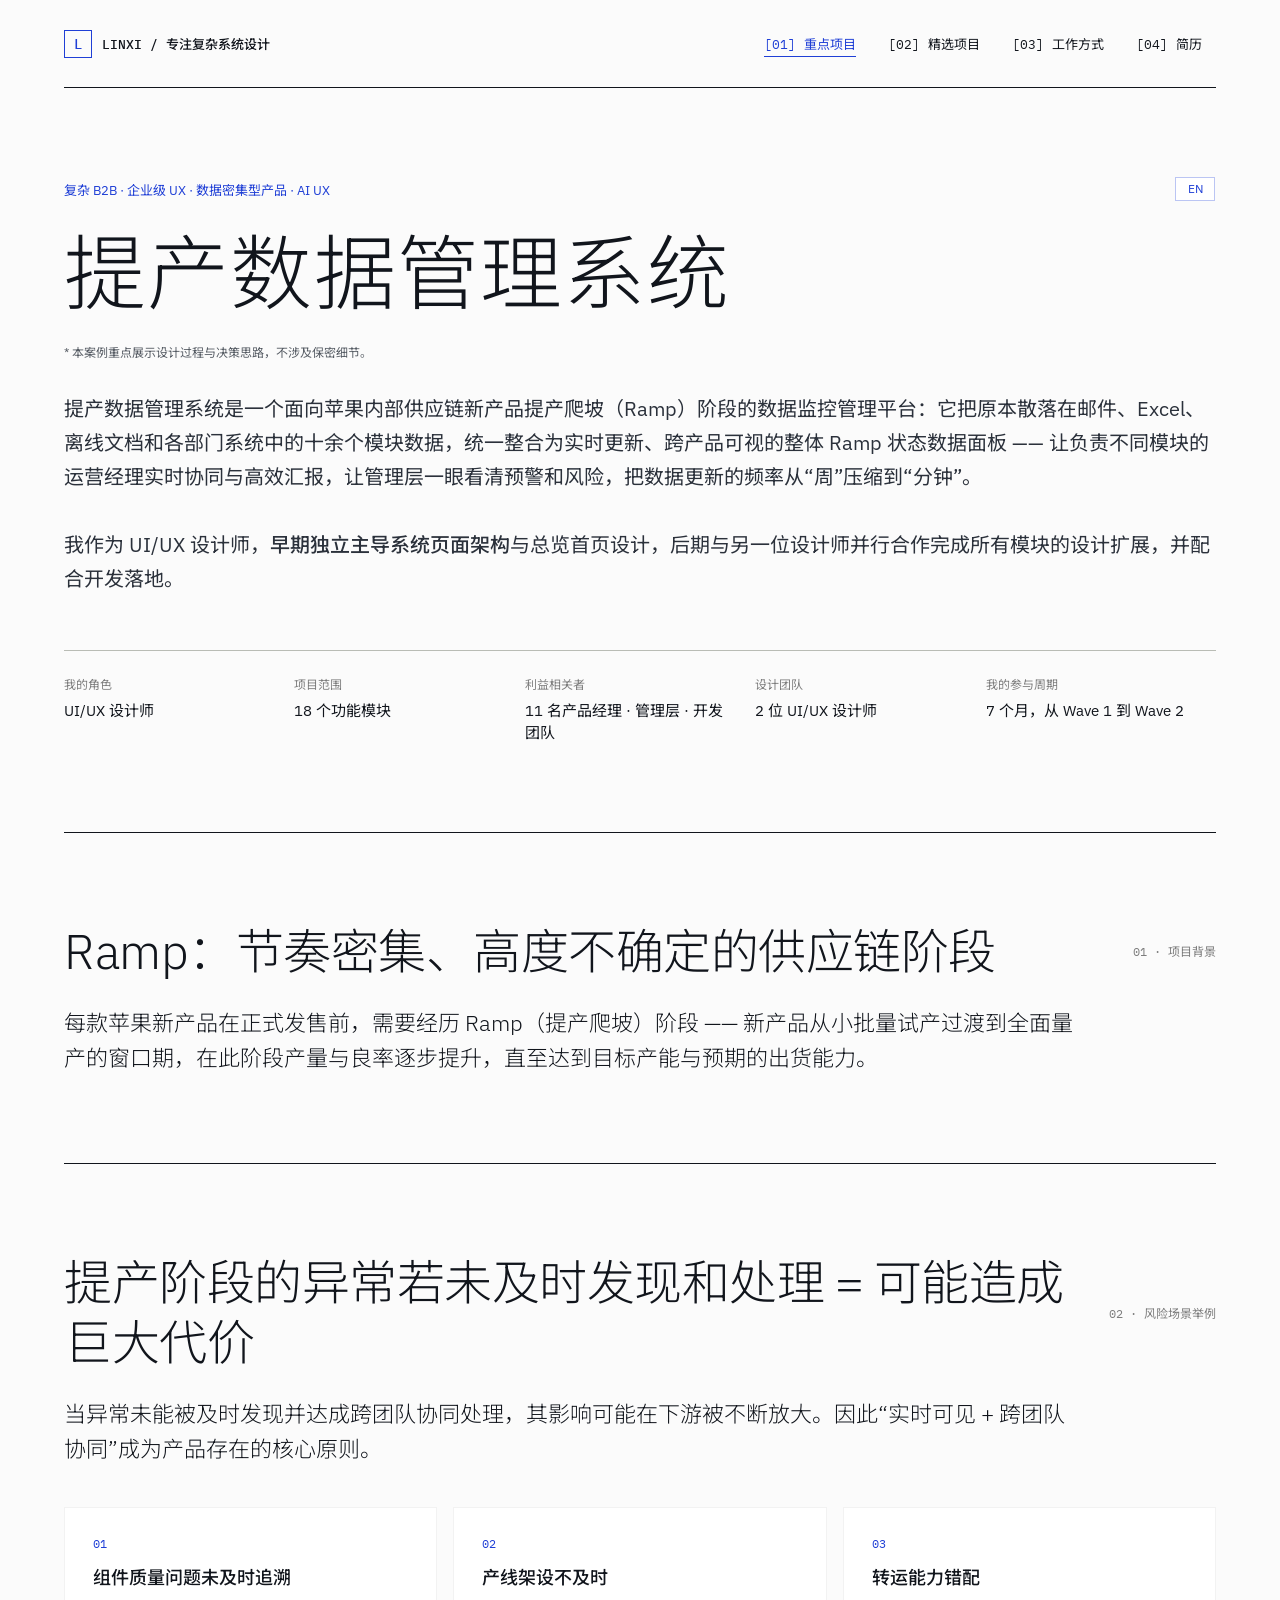
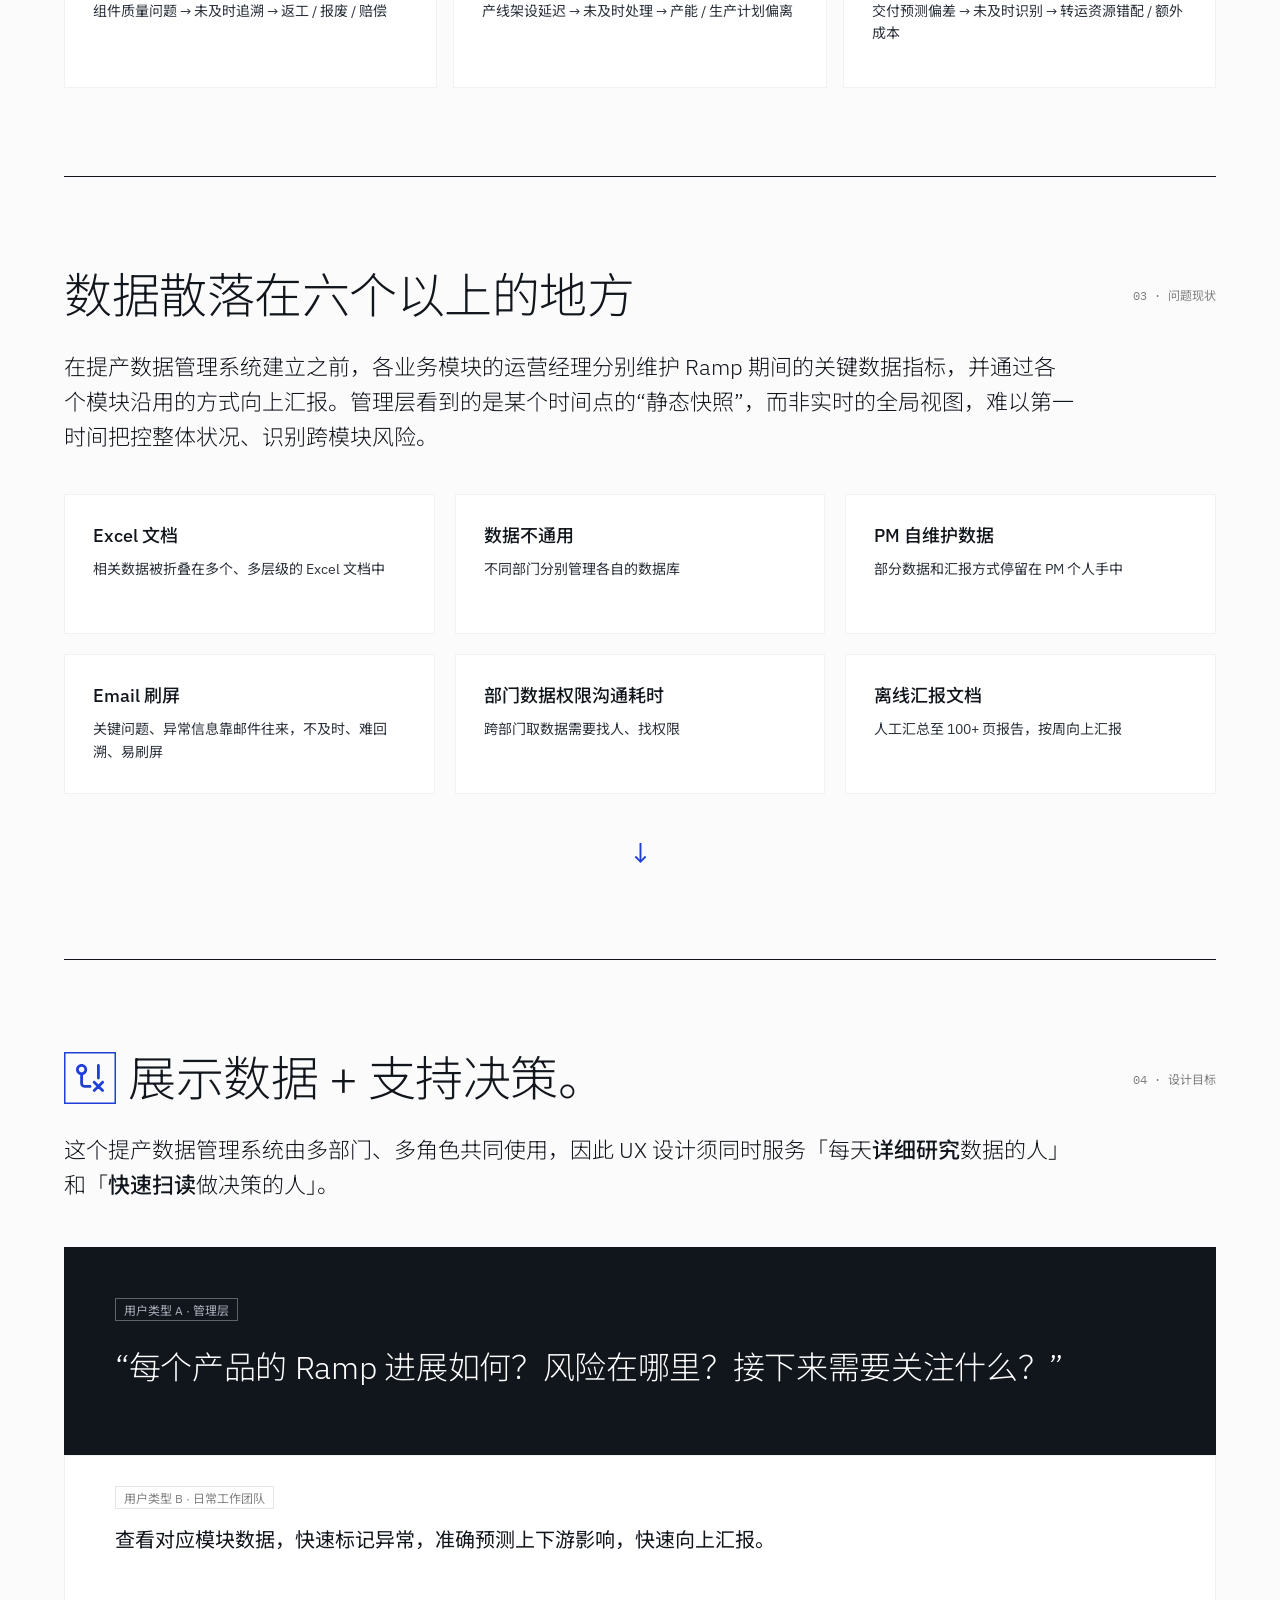
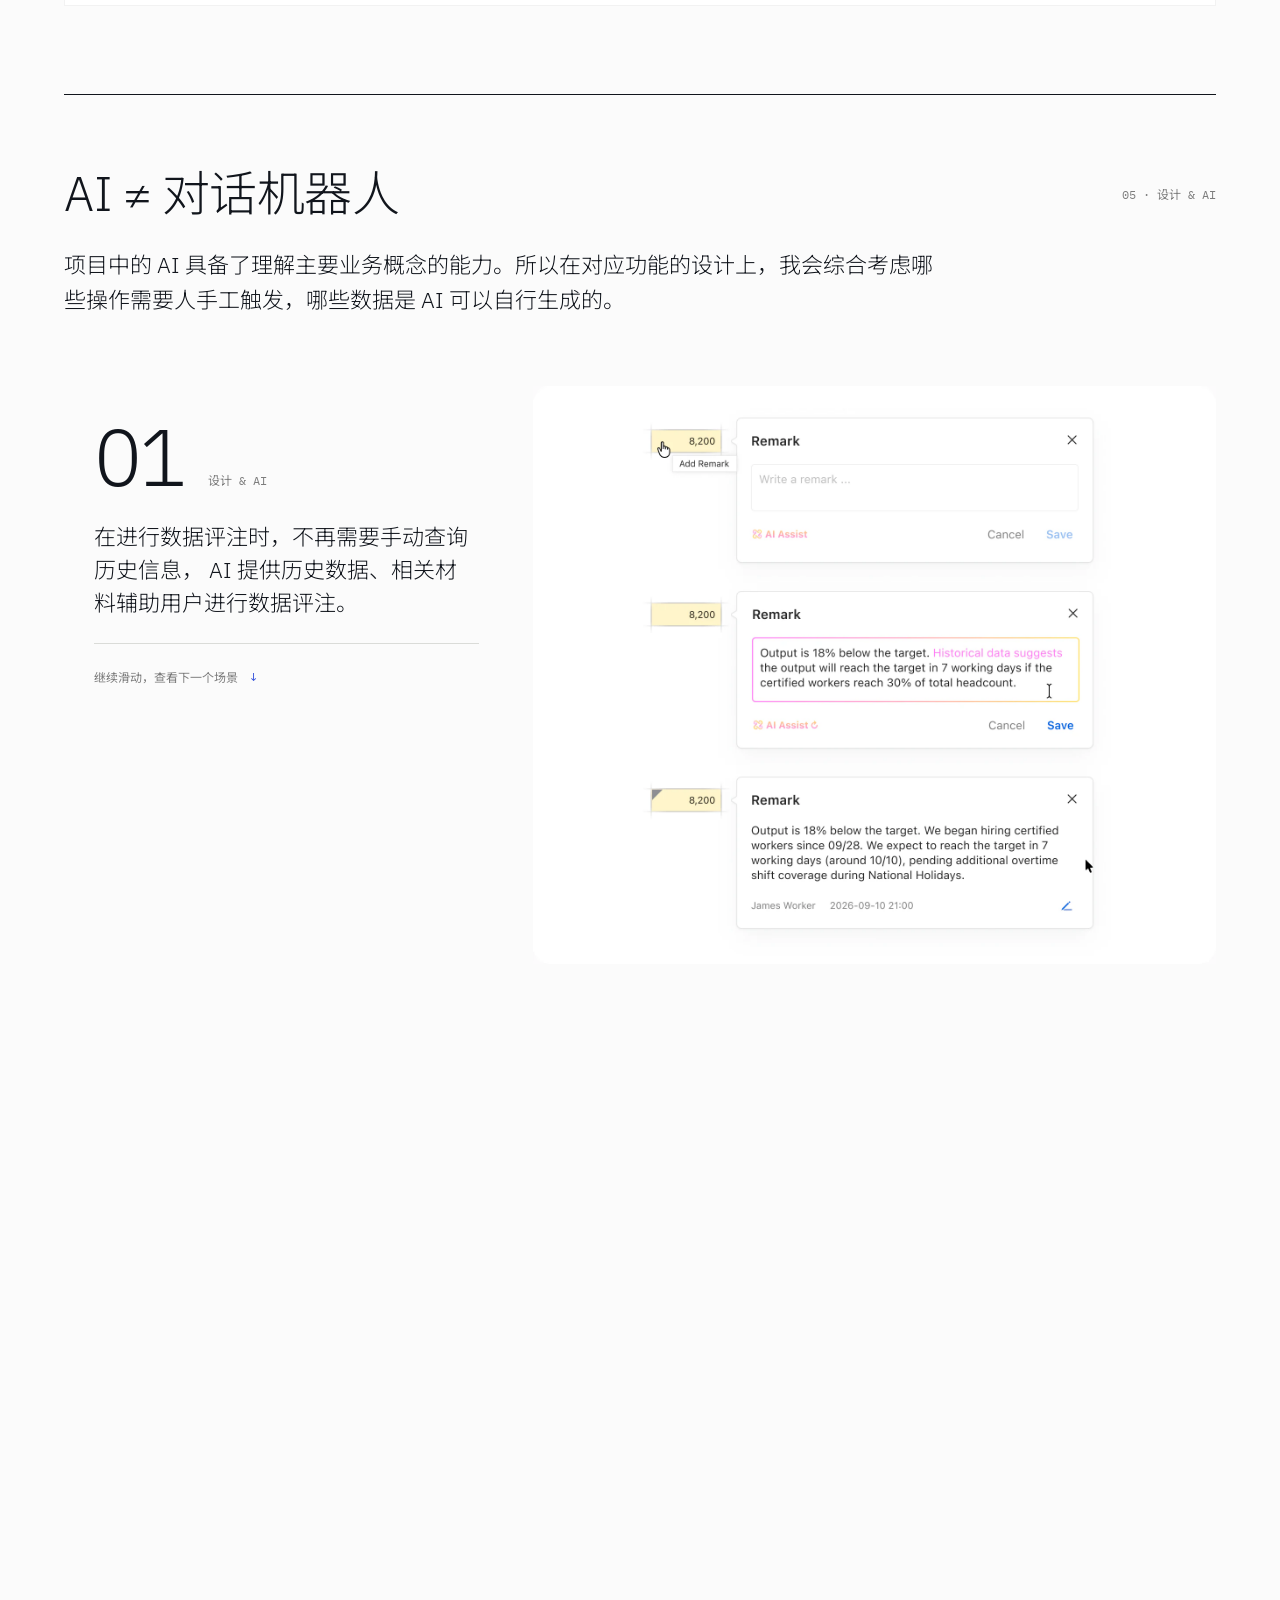
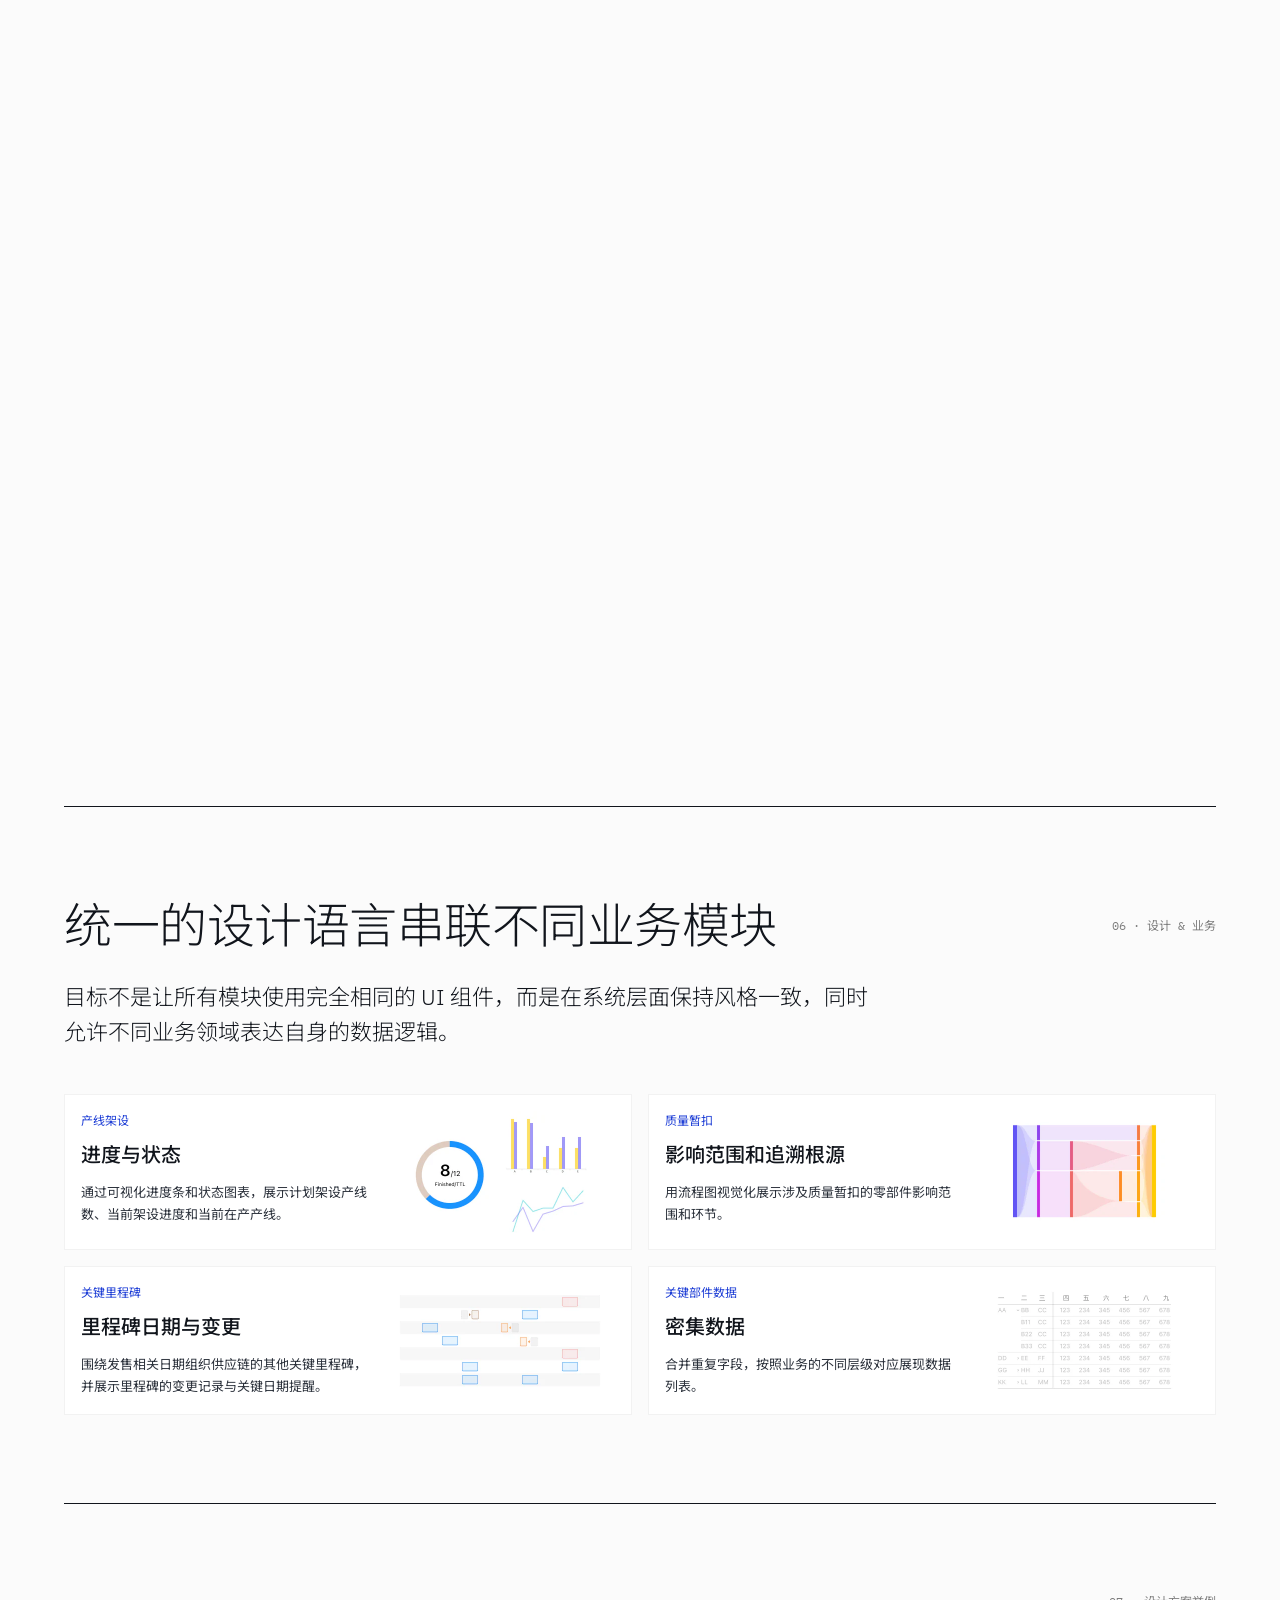
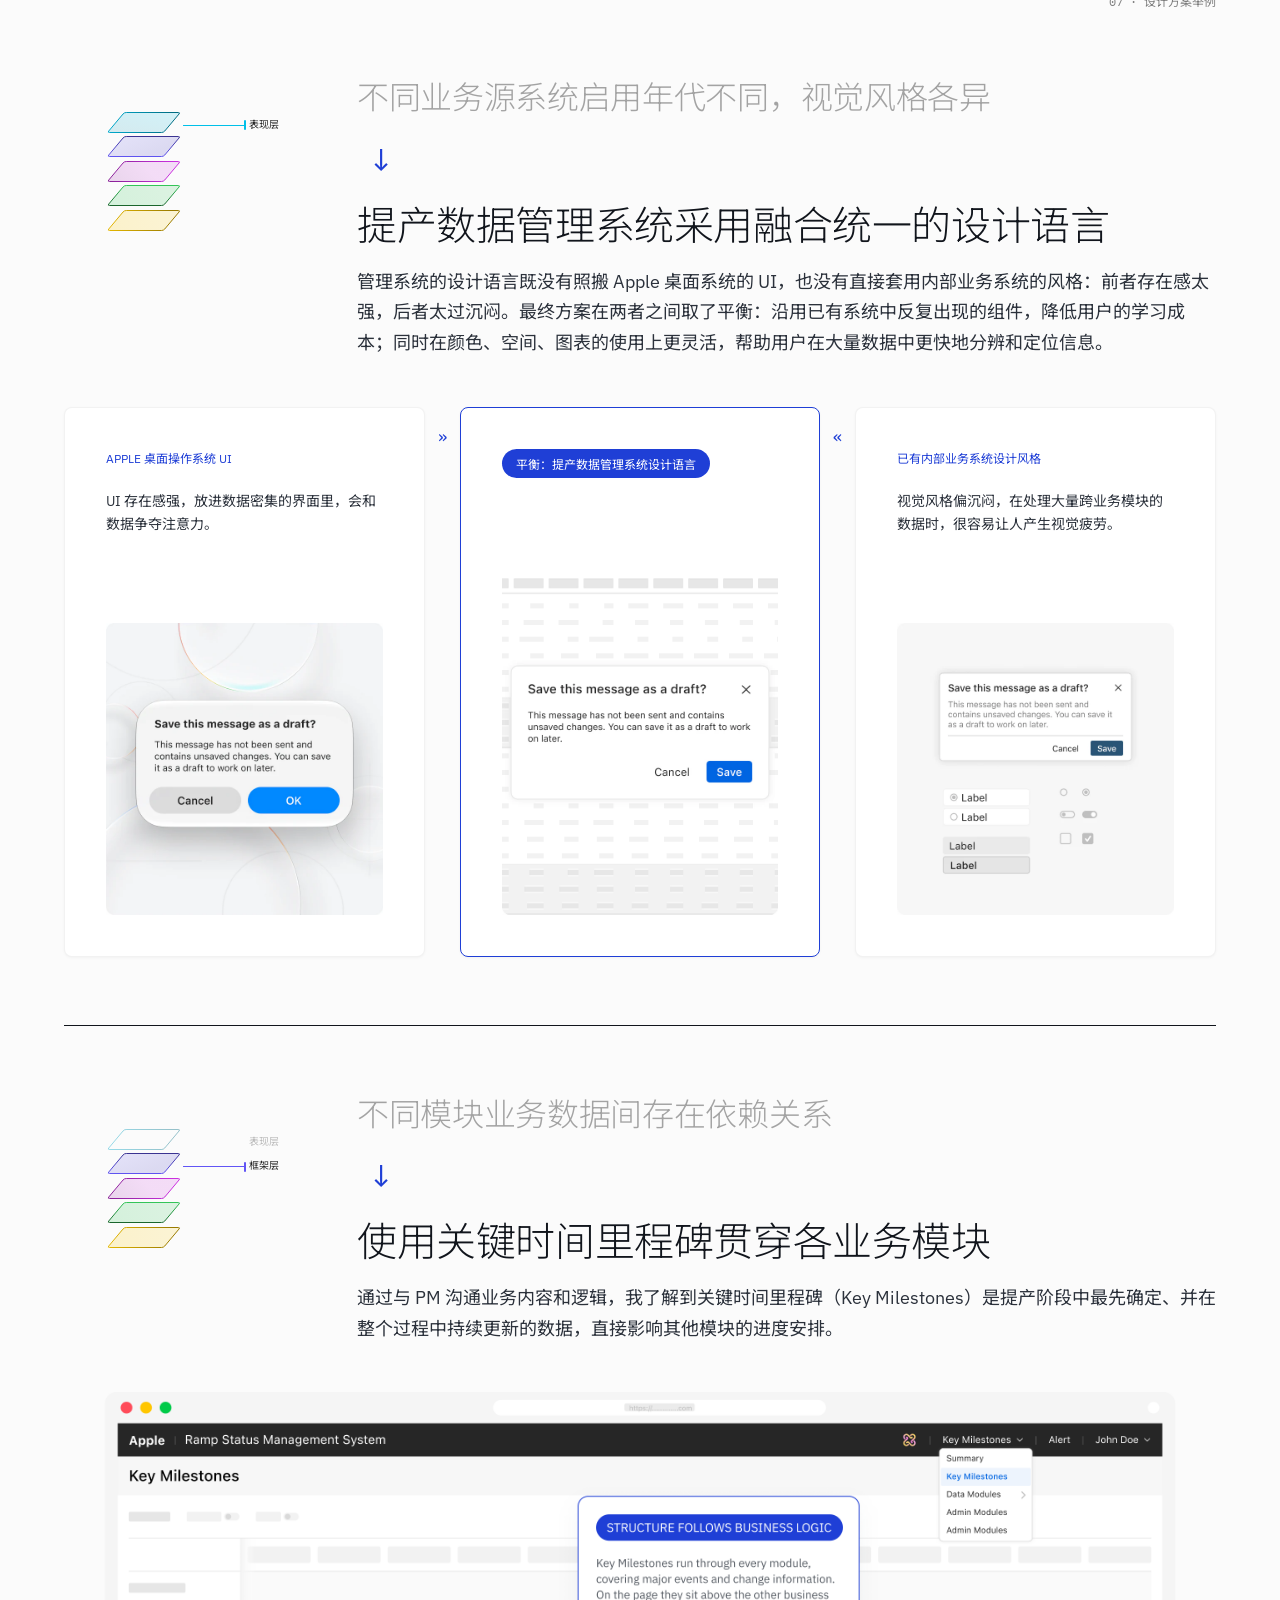
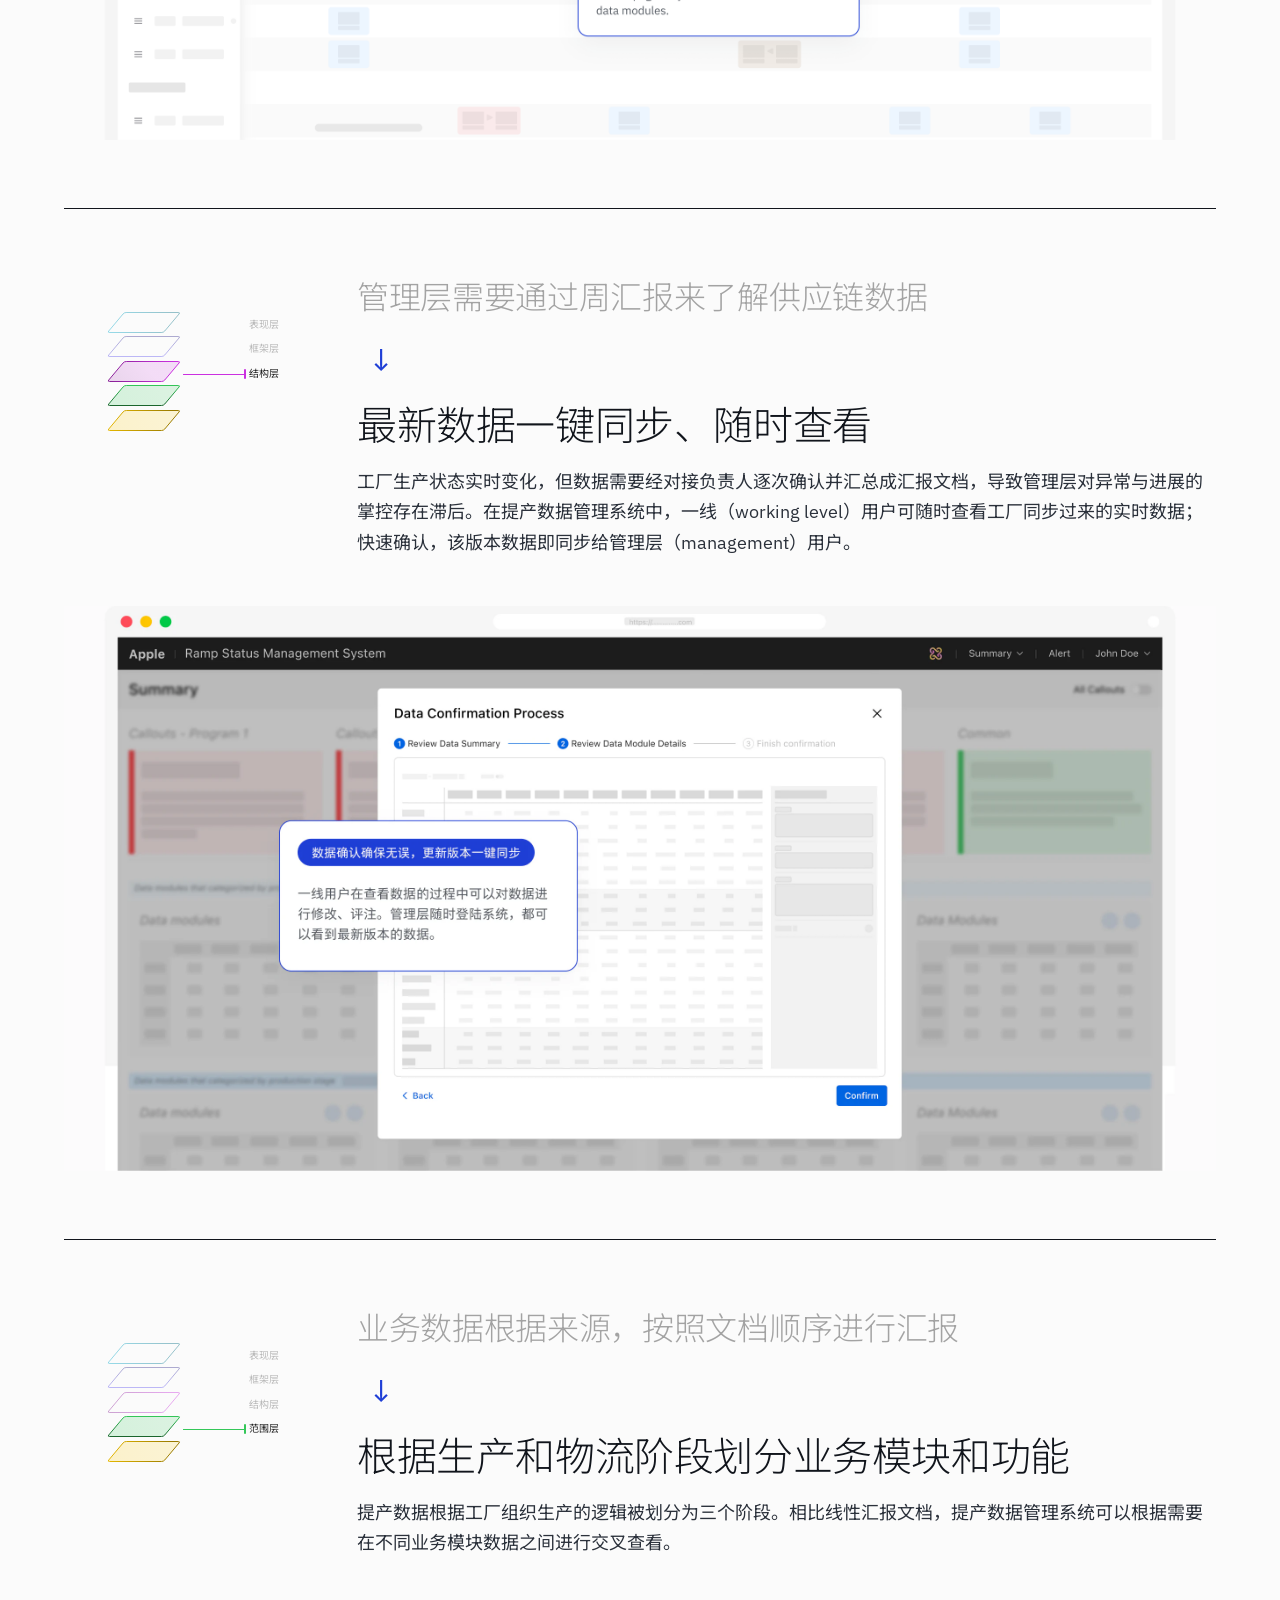
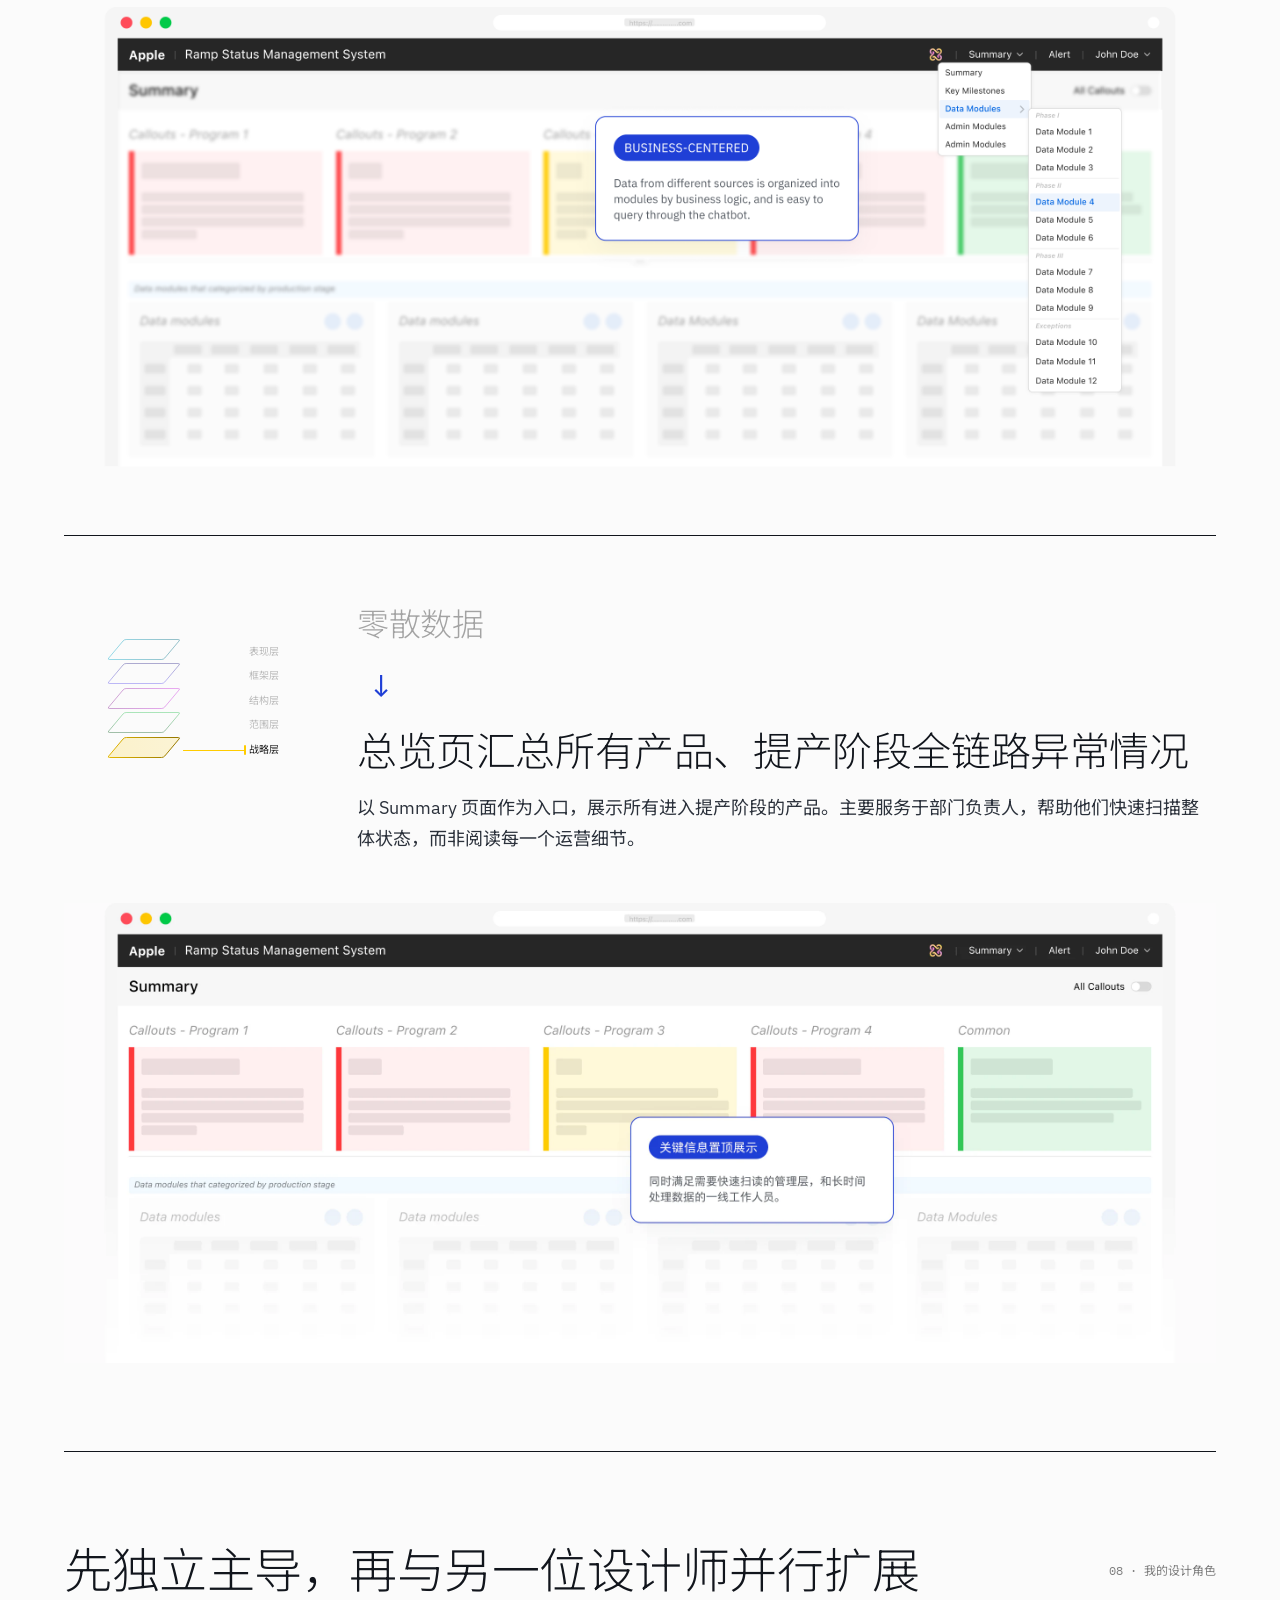
<file: zh/ramp-health/index.html>
<!doctype html>
<html lang="zh-CN">
<head>
  <meta charset="utf-8">
  <meta name="viewport" content="width=device-width, initial-scale=1">
  <title>提产数据管理系统 — 李林溪</title>
  <meta name="description" content="面向苹果内部供应链新产品提产爬坡（Ramp）阶段的数据监控管理平台：把散落在邮件、Excel 和各部门系统中的十余个模块数据，整合为实时更新的 Ramp 状态数据面板。">
  <meta property="og:title" content="提产数据管理系统 — 李林溪">
  <meta property="og:description" content="把数据更新的频率从“周”压缩到“分钟”：复杂 B 端、数据密集型产品与 AI UX 案例。">
  <meta property="og:type" content="article">
  <meta property="og:locale" content="zh_CN">
  <meta property="og:url" content="https://hellolinxi.com/zh/ramp-health/">
  <meta property="og:site_name" content="李林溪 Linxi Li">
  <meta property="og:image" content="https://hellolinxi.com/assets/img/ramp-health-banner.png">
  <meta name="twitter:card" content="summary_large_image">
  <link rel="canonical" href="https://hellolinxi.com/zh/ramp-health/">
  <link rel="alternate" hreflang="en" href="https://hellolinxi.com/ramp-health/">
  <link rel="alternate" hreflang="zh-CN" href="https://hellolinxi.com/zh/ramp-health/">
  <link rel="alternate" hreflang="x-default" href="https://hellolinxi.com/ramp-health/">
  <link rel="icon" href="../../assets/img/favicon.svg" type="image/svg+xml">
  <link rel="preconnect" href="https://fonts.googleapis.com">
  <link rel="preconnect" href="https://fonts.gstatic.com" crossorigin>
  <link href="https://fonts.googleapis.com/css2?family=IBM+Plex+Mono:wght@400;500;600&family=IBM+Plex+Sans:wght@300;400;500;600&family=Noto+Sans+SC:wght@300;400;500&display=swap" rel="stylesheet">
  <link rel="stylesheet" href="../../assets/css/style.css?v=8e1fb5c">
  <link rel="stylesheet" href="../../assets/css/case.css?v=81be20c">
  <script>document.documentElement.classList.add('js');</script>
</head>
<body class="cs">

  <header class="site-header" id="top">
    <div class="page">
      <div class="site-header__inner">
        <a class="logo" href="../" aria-label="李林溪 — 首页">
          <span class="logo__mark">L</span>
          <span class="logo__text">Linxi / 专注复杂系统设计</span>
        </a>
        <nav class="nav" aria-label="主导航">
          <a class="nav__link is-active" href="../#featured" aria-current="page">[01] 重点项目</a>
          <a class="nav__link" href="../#work">[02] 精选项目</a>
          <a class="nav__link" href="../#approach">[03] 工作方式</a>
          <a class="nav__link" href="../../assets/resume/李林溪_简历.pdf" download="李林溪_简历.pdf">[04] 简历</a>
        </nav>
      </div>
    </div>
    <div class="cs-progress" aria-hidden="true"><span></span></div>
  </header>

  <main class="page">

    <!-- Hero -->
    <section class="cs-hero" aria-labelledby="cs-title">
      <div class="cs-hero__top" data-reveal>
        <p class="cs-hero__eyebrow">复杂 B2B · 企业级 UX · 数据密集型产品 · AI UX</p>
        <a class="lang-switch" data-lang-switch href="../../ramp-health/" hreflang="en" lang="en" aria-label="EN — Switch to English">EN</a>
      </div>
      <h1 class="cs-hero__title" id="cs-title" data-reveal style="--delay:.06s">提产数据管理系统</h1>
      <p class="cs-hero__note" data-reveal style="--delay:.12s">* 本案例重点展示设计过程与决策思路，不涉及保密细节。</p>
      <div class="cs-hero__copy" data-reveal style="--delay:.18s">
        <p>提产数据管理系统是一个面向苹果内部供应链新产品提产爬坡（Ramp）阶段的数据监控管理平台：它把原本散落在邮件、Excel、离线文档和各部门系统中的十余个模块数据，统一整合为实时更新、跨产品可视的整体 Ramp 状态数据面板 —— 让负责不同模块的运营经理实时协同与高效汇报，让管理层一眼看清预警和风险，把数据更新的频率从“周”压缩到“分钟”。</p>
        <p>我作为 UI/UX 设计师，<strong>早期独立主导系统页面架构</strong>与总览首页设计，后期与另一位设计师并行合作完成所有模块的设计扩展，并配合开发落地。</p>
      </div>
      <dl class="cs-meta" data-reveal style="--delay:.24s">
        <div><dt>我的角色</dt><dd>UI/UX 设计师</dd></div>
        <div><dt>项目范围</dt><dd><span data-count="18">18</span> 个功能模块</dd></div>
        <div><dt>利益相关者</dt><dd><span data-count="11">11</span> 名产品经理 · 管理层 · 开发团队</dd></div>
        <div><dt>设计团队</dt><dd>2 位 UI/UX 设计师</dd></div>
        <div><dt>我的参与周期</dt><dd>7 个月，从 Wave 1 到 Wave 2</dd></div>
      </dl>
    </section>

    <!-- 01 Background -->
    <section class="cs-section" id="background" aria-labelledby="s01">
      <div class="cs-head" data-reveal>
        <h2 class="cs-title" id="s01">Ramp：节奏密集、高度不确定的供应链阶段</h2>
        <p class="cs-meta-label">01 · 项目背景</p>
      </div>
      <p class="cs-lead" data-reveal>每款苹果新产品在正式发售前，需要经历 Ramp（提产爬坡）阶段 —— 新产品从小批量试产过渡到全面量产的窗口期，在此阶段产量与良率逐步提升，直至达到目标产能与预期的出货能力。</p>
    </section>

    <!-- 02 Risk -->
    <section class="cs-section cs-section--risk" id="risk" aria-labelledby="s02">
      <div class="cs-head" data-reveal>
        <h2 class="cs-title" id="s02">提产阶段的异常若未及时发现和处理 = 可能造成巨大代价</h2>
        <p class="cs-meta-label">02 · 风险场景举例</p>
      </div>
      <p class="cs-lead" data-reveal>当异常未能被及时发现并达成跨团队协同处理，其影响可能在下游被不断放大。因此“实时可见 + 跨团队协同”成为产品存在的核心原则。</p>
      <ol class="cs-risks">
        <li class="cs-risk" data-reveal>
          <span class="cs-risk__num">01</span>
          <h3>组件质量问题未及时追溯</h3>
          <p class="cs-chain"><span>组件质量问题</span><span>未及时追溯</span><span>返工 / 报废 / 赔偿</span></p>
        </li>
        <li class="cs-risk" data-reveal style="--delay:.08s">
          <span class="cs-risk__num">02</span>
          <h3>产线架设不及时</h3>
          <p class="cs-chain"><span>产线架设延迟</span><span>未及时处理</span><span>产能 / 生产计划偏离</span></p>
        </li>
        <li class="cs-risk" data-reveal style="--delay:.16s">
          <span class="cs-risk__num">03</span>
          <h3>转运能力错配</h3>
          <p class="cs-chain"><span>交付预测偏差</span><span>未及时识别</span><span>转运资源错配 / 额外成本</span></p>
        </li>
      </ol>
    </section>

    <!-- 03 Status quo -->
    <section class="cs-section" id="problem" aria-labelledby="s03">
      <div class="cs-head" data-reveal>
        <h2 class="cs-title" id="s03">数据散落在六个以上的地方</h2>
        <p class="cs-meta-label">03 · 问题现状</p>
      </div>
      <p class="cs-lead" data-reveal>在提产数据管理系统建立之前，各业务模块的运营经理分别维护 Ramp 期间的关键数据指标，并通过各个模块沿用的方式向上汇报。管理层看到的是某个时间点的“静态快照”，而非实时的全局视图，难以第一时间把控整体状况、识别跨模块风险。</p>
      <ul class="cs-scatter">
        <li data-reveal><h3>Excel 文档</h3><p>相关数据被折叠在多个、多层级的 Excel 文档中</p></li>
        <li data-reveal style="--delay:.05s"><h3>数据不通用</h3><p>不同部门分别管理各自的数据库</p></li>
        <li data-reveal style="--delay:.1s"><h3>PM 自维护数据</h3><p>部分数据和汇报方式停留在 PM 个人手中</p></li>
        <li data-reveal style="--delay:.15s"><h3>Email 刷屏</h3><p>关键问题、异常信息靠邮件往来，不及时、难回溯、易刷屏</p></li>
        <li data-reveal style="--delay:.2s"><h3>部门数据权限沟通耗时</h3><p>跨部门取数据需要找人、找权限</p></li>
        <li data-reveal style="--delay:.25s"><h3>离线汇报文档</h3><p>人工汇总至 100+ 页报告，按周向上汇报</p></li>
      </ul>
      <a class="cs-down" href="#goals" aria-label="继续阅读：设计目标">↓</a>
    </section>

    <!-- 04 Goals -->
    <section class="cs-section" id="goals" aria-labelledby="s04">
      <div class="cs-head" data-reveal>
        <h2 class="cs-title cs-title--icon" id="s04"><img class="cs-title__icon" src="../../assets/img/ramp/icon-merge.svg" alt="" width="52" height="52">展示数据 + 支持决策。</h2>
        <p class="cs-meta-label">04 · 设计目标</p>
      </div>
      <p class="cs-lead" data-reveal>这个提产数据管理系统由多部门、多角色共同使用，因此 UX 设计须同时服务「每天<strong>详细研究</strong>数据的人」和「<strong>快速扫读</strong>做决策的人」。</p>
      <div class="cs-quotes">
        <blockquote class="cs-quote cs-quote--dark" data-reveal>
          <span class="cs-tag">用户类型 A · 管理层</span>
          <p>“每个产品的 Ramp 进展如何？风险在哪里？接下来需要关注什么？”</p>
        </blockquote>
        <blockquote class="cs-quote" data-reveal style="--delay:.08s">
          <span class="cs-tag">用户类型 B · 日常工作团队</span>
          <p>查看对应模块数据，快速标记异常，准确预测上下游影响，快速向上汇报。</p>
        </blockquote>
      </div>
    </section>

    <!-- 05 AI -->
    <section class="cs-section cs-section--ai" id="ai" aria-labelledby="s05">
      <div class="cs-head" data-reveal>
        <h2 class="cs-title" id="s05">AI ≠ 对话机器人</h2>
        <p class="cs-meta-label">05 · 设计 &amp; AI</p>
      </div>
      <p class="cs-lead cs-lead--narrow" data-reveal>项目中的 AI 具备了理解主要业务概念的能力。所以在对应功能的设计上，我会综合考虑哪些操作需要人手工触发，哪些数据是 AI 可以自行生成的。</p>

      <div class="cs-ai-track" data-ai-track>
        <div class="cs-ai" data-ai data-reveal>
          <article class="cs-ai__step is-active" aria-label="场景 01">
            <div class="cs-ai__copy">
              <p class="cs-ai__head" aria-hidden="true"><span class="cs-ai__num">01</span><span class="cs-ai__tag">设计 &amp; AI</span></p>
              <p class="cs-ai__text">在进行数据评注时，不再需要手动查询历史信息， AI 提供历史数据、相关材料辅助用户进行数据评注。</p>
              <span class="cs-ai__rule" aria-hidden="true"><span></span></span>
              <p class="cs-ai__hint" aria-hidden="true">继续滑动，查看下一个场景 <span>↓</span></p>
            </div>
            <figure class="cs-ai__panel">
              <img src="../../assets/img/ramp/ai-remark.webp" loading="lazy" decoding="async" width="780" height="674" alt="数据评注流程：用户手动为数据点添加评注，AI Assist 引用历史数据生成辅助说明，用户确认后保存。">
            </figure>
          </article>
          <article class="cs-ai__step" aria-label="场景 02">
            <div class="cs-ai__copy">
              <p class="cs-ai__head" aria-hidden="true"><span class="cs-ai__num">02</span><span class="cs-ai__tag">设计 &amp; AI</span></p>
              <p class="cs-ai__text">当用户选取特定含义序列号时，AI 调用业务逻辑为用户展示业务数据，但不进行其他操作。</p>
              <span class="cs-ai__rule" aria-hidden="true"><span></span></span>
              <p class="cs-ai__hint" aria-hidden="true">继续滑动，查看下一个场景 <span>↓</span></p>
            </div>
            <figure class="cs-ai__panel">
              <img src="../../assets/img/ramp/ai-linked.webp" loading="lazy" decoding="async" width="780" height="676" alt="关联信息：点击评注中的 QA 报告编号，展开对应的 QA 报告，包含描述、趋势分析与各 Wave 的分布数据。">
            </figure>
          </article>
          <article class="cs-ai__step" aria-label="场景 03">
            <div class="cs-ai__copy">
              <p class="cs-ai__head" aria-hidden="true"><span class="cs-ai__num">03</span><span class="cs-ai__tag">设计 &amp; AI</span></p>
              <p class="cs-ai__text">在对话式 AI 场景中， AI 占据引导位，帮助用户理解归纳和理解跨数据源的业务情况。</p>
              <span class="cs-ai__rule" aria-hidden="true"><span></span></span>
              <p class="cs-ai__hint" aria-hidden="true">继续滑动，查看更多设计方案举例 <span>↓</span></p>
            </div>
            <figure class="cs-ai__panel">
              <img src="../../assets/img/ramp/ai-chatbot.webp?v=20261112-2x" loading="lazy" decoding="async" width="780" height="674" alt="Ramp Status Management Chatbot：识别意图与关键词、确认角色权限、界定回答范围并检查数据就绪度，最后给出风险判断。">
            </figure>
          </article>
        </div>
      </div>
    </section>

    <!-- 06 Modules -->
    <section class="cs-section cs-section--ruled-top" id="modules" aria-labelledby="s06">
      <div class="cs-head" data-reveal>
        <h2 class="cs-title" id="s06">统一的设计语言串联不同业务模块</h2>
        <p class="cs-meta-label">06 · 设计 &amp; 业务</p>
      </div>
      <p class="cs-lead cs-lead--820" data-reveal>目标不是让所有模块使用完全相同的 UI 组件，而是在系统层面保持风格一致，同时允许不同业务领域表达自身的数据逻辑。</p>
      <ul class="cs-mods">
        <li class="cs-mod" data-reveal>
          <div class="cs-mod__body"><p class="cs-mod__type">产线架设</p><h3>进度与状态</h3><p>通过可视化进度条和状态图表，展示计划架设产线数、当前架设进度和当前在产产线。</p></div>
          <img class="cs-mod__viz" src="../../assets/img/ramp/mod-progress.webp" width="230" height="122" alt="" loading="lazy">
        </li>
        <li class="cs-mod" data-reveal style="--delay:.06s">
          <div class="cs-mod__body"><p class="cs-mod__type">质量暂扣</p><h3>影响范围和追溯根源</h3><p>用流程图视觉化展示涉及质量暂扣的零部件影响范围和环节。</p></div>
          <img class="cs-mod__viz" src="../../assets/img/ramp/mod-trace.webp" width="230" height="121" alt="" loading="lazy">
        </li>
        <li class="cs-mod" data-reveal style="--delay:.12s">
          <div class="cs-mod__body"><p class="cs-mod__type">关键里程碑</p><h3>里程碑日期与变更</h3><p>围绕发售相关日期组织供应链的其他关键里程碑，并展示里程碑的变更记录与关键日期提醒。</p></div>
          <img class="cs-mod__viz" src="../../assets/img/ramp/mod-milestone.webp" width="230" height="115" alt="" loading="lazy">
        </li>
        <li class="cs-mod" data-reveal style="--delay:.18s">
          <div class="cs-mod__body"><p class="cs-mod__type">关键部件数据</p><h3>密集数据</h3><p>合并重复字段，按照业务的不同层级对应展现数据列表。</p></div>
          <img class="cs-mod__viz" src="../../assets/img/ramp/mod-dense.webp" width="230" height="115" alt="" loading="lazy">
        </li>
      </ul>
    </section>

    <!-- 07 Design solutions -->
    <section class="cs-section cs-section--cases" id="solutions" aria-labelledby="s07">
      <h2 class="visually-hidden" id="s07">设计方案举例</h2>
      <p class="cs-meta-label cs-meta-label--end">07 · 设计方案举例</p>

      <!-- 07.1 Design language — 表现层 -->
      <article class="cs-case" data-layer="1">
        <div class="cs-case__head" data-reveal>
          <div class="cs-layers" aria-label="对应用户体验要素：表现层"></div>
          <div class="cs-case__text">
            <p class="cs-case__from">不同业务源系统启用年代不同，视觉风格各异</p>
            <span class="cs-case__arrow" aria-hidden="true">↓</span>
            <h3 class="cs-case__title">提产数据管理系统采用融合统一的设计语言</h3>
            <p class="cs-case__body">管理系统的设计语言既没有照搬 Apple 桌面系统的 UI，也没有直接套用内部业务系统的风格：前者存在感太强，后者太过沉闷。最终方案在两者之间取了平衡：沿用已有系统中反复出现的组件，降低用户的学习成本；同时在颜色、空间、图表的使用上更灵活，帮助用户在大量数据中更快地分辨和定位信息。</p>
          </div>
        </div>
        <div class="cs-compare">
          <div class="cs-compare__card" data-reveal>
            <p class="cs-compare__label">Apple 桌面操作系统 UI</p>
            <p class="cs-compare__text">UI 存在感强，放进数据密集的界面里，会和数据争夺注意力。</p>
            <img src="../../assets/img/ramp/lang-apple.webp" width="332" height="350" alt="Apple 桌面系统风格的对话框：毛玻璃背景与胶囊按钮。" loading="lazy">
          </div>
          <span class="cs-compare__arrow" aria-hidden="true">»</span>
          <div class="cs-compare__card cs-compare__card--pick" data-reveal style="--delay:.08s">
            <p class="cs-compare__chip">平衡：提产数据管理系统设计语言</p>
            <img src="../../assets/img/ramp/lang-balance.webp" width="332" height="426" alt="提产数据管理系统的对话框：简洁的白色卡片叠加在数据表格之上。" loading="lazy">
          </div>
          <span class="cs-compare__arrow" aria-hidden="true">«</span>
          <div class="cs-compare__card" data-reveal style="--delay:.16s">
            <p class="cs-compare__label">已有内部业务系统设计风格</p>
            <p class="cs-compare__text">视觉风格偏沉闷，在处理大量跨业务模块的数据时，很容易让人产生视觉疲劳。</p>
            <img src="../../assets/img/ramp/lang-internal.webp" width="332" height="350" alt="内部业务系统风格的对话框与表单控件：灰色调、低对比。" loading="lazy">
          </div>
        </div>
      </article>

      <!-- 07.2 Milestones — 框架层 -->
      <article class="cs-case" data-layer="2">
        <div class="cs-case__head" data-reveal>
          <div class="cs-layers" aria-label="对应用户体验要素：框架层"></div>
          <div class="cs-case__text">
            <p class="cs-case__from">不同模块业务数据间存在依赖关系</p>
            <span class="cs-case__arrow" aria-hidden="true">↓</span>
            <h3 class="cs-case__title">使用关键时间里程碑贯穿各业务模块</h3>
            <p class="cs-case__body">通过与 PM 沟通业务内容和逻辑，我了解到关键时间里程碑（Key Milestones）是提产阶段中最先确定、并在整个过程中持续更新的数据，直接影响其他模块的进度安排。</p>
          </div>
        </div>
        <button class="cs-shot" type="button" data-zoom data-reveal aria-label="放大查看：关键里程碑界面">
          <img src="../../assets/img/ramp/en/case-milestones.webp?v=20261112-2x" width="1312" height="396" alt="系统界面：Key Milestones 位于业务数据模块之上，展开的导航菜单与说明卡展示界面结构如何跟随业务逻辑。" loading="lazy">
        </button>
      </article>

      <!-- 07.3 Sync — 结构层 -->
      <article class="cs-case" data-layer="3">
        <div class="cs-case__head" data-reveal>
          <div class="cs-layers" aria-label="对应用户体验要素：结构层"></div>
          <div class="cs-case__text">
            <p class="cs-case__from">管理层需要通过周汇报来了解供应链数据</p>
            <span class="cs-case__arrow" aria-hidden="true">↓</span>
            <h3 class="cs-case__title">最新数据一键同步、随时查看</h3>
            <p class="cs-case__body">工厂生产状态实时变化，但数据需要经对接负责人逐次确认并汇总成汇报文档，导致管理层对异常与进展的掌控存在滞后。在提产数据管理系统中，一线（working level）用户可随时查看工厂同步过来的实时数据；快速确认，该版本数据即同步给管理层（management）用户。</p>
          </div>
        </div>
        <button class="cs-shot" type="button" data-zoom data-reveal aria-label="放大查看：数据同步界面">
          <img src="../../assets/img/ramp/case-sync.webp" width="1312" height="643" alt="系统界面：一线用户确认最新数据版本后，一键同步给管理层查看。" loading="lazy">
        </button>
      </article>

      <!-- 07.4 Phases — 范围层 -->
      <article class="cs-case" data-layer="4">
        <div class="cs-case__head" data-reveal>
          <div class="cs-layers" aria-label="对应用户体验要素：范围层"></div>
          <div class="cs-case__text">
            <p class="cs-case__from">业务数据根据来源，按照文档顺序进行汇报</p>
            <span class="cs-case__arrow" aria-hidden="true">↓</span>
            <h3 class="cs-case__title">根据生产和物流阶段划分业务模块和功能</h3>
            <p class="cs-case__body">提产数据根据工厂组织生产的逻辑被划分为三个阶段。相比线性汇报文档，提产数据管理系统可以根据需要在不同业务模块数据之间进行交叉查看。</p>
          </div>
        </div>
        <button class="cs-shot" type="button" data-zoom data-reveal aria-label="放大查看：按阶段划分的数据模块导航">
          <img src="../../assets/img/ramp/en/case-phases.webp?v=20261112-2x" width="1312" height="524" alt="系统界面：Data Module 1–12 按 Phase I、Phase II、Phase III 与 Exceptions 分组，说明卡介绍以业务为中心的数据组织与 Chatbot 查询。" loading="lazy">
        </button>
      </article>

      <!-- 07.5 Summary — 战略层 -->
      <article class="cs-case" data-layer="5">
        <div class="cs-case__head" data-reveal>
          <div class="cs-layers" aria-label="对应用户体验要素：战略层"></div>
          <div class="cs-case__text">
            <p class="cs-case__from">零散数据</p>
            <span class="cs-case__arrow" aria-hidden="true">↓</span>
            <h3 class="cs-case__title">总览页汇总所有产品、提产阶段全链路异常情况</h3>
            <p class="cs-case__body">以 Summary 页面作为入口，展示所有进入提产阶段的产品。主要服务于部门负责人，帮助他们快速扫描整体状态，而非阅读每一个运营细节。</p>
          </div>
        </div>
        <button class="cs-shot" type="button" data-zoom data-reveal aria-label="放大查看：Summary 总览页">
          <img src="../../assets/img/ramp/case-summary.webp" width="1312" height="524" alt="系统界面：Summary 总览页，以卡片形式列出各产品的预警与各阶段数据模块。" loading="lazy">
        </button>
      </article>
    </section>

    <!-- 08 Role -->
    <section class="cs-section cs-section--ruled-top" id="role" aria-labelledby="s08">
      <div class="cs-head" data-reveal>
        <h2 class="cs-title" id="s08">先独立主导，再与另一位设计师并行扩展</h2>
        <p class="cs-meta-label">08 · 我的设计角色</p>
      </div>
      <div class="cs-roles" data-reveal>
        <div class="cs-role">
          <p class="cs-role__phase">规划期 — 独立主导</p>
          <h3 class="cs-role__title">0 → 1 定义系统的骨架</h3>
          <p class="cs-role__who">独立负责全部设计决策</p>
          <ul>
            <li><strong>独立主导</strong>系统整体架构的设计探索，并获得管理层批准</li>
            <li>定义<strong>跨模块</strong>数据呈现方式</li>
            <li>走通第一个<strong>核心模块原型</strong>作为后续模块设计基础</li>
          </ul>
        </div>
        <div class="cs-role">
          <p class="cs-role__phase">扩展期 — 双设计师并行</p>
          <h3 class="cs-role__title">1 → 14 + 4 模块的组件化扩展</h3>
          <p class="cs-role__who">我负责其中 10 个模块，并与第二位设计师协同</p>
          <ul>
            <li>抽取<strong>全局组件</strong>：例如数据评注功能、通用页面导航等</li>
            <li>建立并行的<strong>协作流程</strong>：独立提案设计初稿 → 与开发和模块对接人评审 → PM 对齐 → 与另一位设计师沟通设计详情并沉淀复用组件</li>
            <li><strong>与另一位设计师协同推进与 AI 有关的创新功能（如辅助生成评注等）</strong></li>
          </ul>
        </div>
      </div>
    </section>

    <!-- 09 Reflection -->
    <section class="cs-section" id="reflection" aria-labelledby="s09">
      <div class="cs-head" data-reveal>
        <h2 class="cs-title" id="s09">从 Wave 1 到 Wave 2，持续生长。</h2>
        <p class="cs-meta-label">09 · 我的思考</p>
      </div>
      <ol class="cs-flow" data-reveal>
        <li><h3>把操作凝练为界面</h3><p>在产品经理的带领下，先搞清楚各个业务模块需要展示的核心信息，以及业务人员在做 Ramp 汇报时哪些步骤经常需要反复来回操作。然后把关键信息做成清晰的页面，把重复的操作变成自动完成。</p></li>
        <li><h3>先做通用样例，再多线推进</h3><p>项目里包含十多个子模块，我选择从所有模块都需要的总览（Summary）页面开始做。这样能更快获得所有模块负责人对设计风格的初步认可。之后再根据每个子业务模块的具体需求逐步完善。</p></li>
        <li><h3>平衡数据完整性和可读性</h3><p>设计时跟每个业务模块负责人一起确认：既要保留供应链原始数据的样子，又要让界面美观易读，在两者之间找到动态平衡。</p></li>
        <li><h3>设计好用的业务 AI 工作流</h3><p>在设计中模拟业务人员常做的任务，找到适合 AI 落地的页面场景并统一视觉展示。对应功能设计包括业务人员对数据进行评注时，AI 根据历史数据、其他模块信息等生成辅助信息；根据锚点概念，联想相关数据并跳转到对应模块；关于提产情况综合查询的对话机器人等。</p></li>
        <li><h3>组件跟随业务需求迭代</h3><p>离开项目之后，这套适用于供应链密集数据的设计风格和组件复用规则还在运转。组件跟着业务需求一起开发和迭代，新需求能持续快速落地，也避免组件库脱离业务。</p></li>
      </ol>
    </section>

    <nav class="cs-project-nav" aria-label="项目导航">
      <a class="cs-project-nav__link" href="../#risk-control">
        <span>下一个：产品风险与控制策略支持门户</span>
        <img src="../../assets/img/project-next-zh.svg" width="9" height="14" alt="" aria-hidden="true">
      </a>
    </nav>

    <footer class="footer cs-footer" id="contact">
      <div class="legal">
        <p>© 2026 LINXI&nbsp;&nbsp;.✦ ˖</p>
        <a class="lang-switch" data-lang-switch href="../../ramp-health/" hreflang="en" lang="en" aria-label="EN — Switch to English">EN</a>
        <a href="https://www.linkedin.com/in/lilinxi/" target="_blank" rel="noopener">LINKEDIN</a>
        <p>中国 · 上海</p>
      </div>
    </footer>

  </main>

  <!-- Screenshot zoom -->
  <dialog class="cs-lightbox" aria-label="放大查看">
    <form method="dialog"><button class="cs-lightbox__close" aria-label="关闭">×</button></form>
    <img alt="">
  </dialog>

  <script src="../../assets/js/main.js?v=241c183"></script>
  <script src="../../assets/js/case.js"></script>
</body>
</html>
</file>
<file: assets/css/style.css>
/* ==========================================================================
   Linxi Li — Portfolio
   Built from Figma "LinxiWebsite-MainPage"
   ========================================================================== */

:root {
  --bg: #fbfbfb;
  --ink: #11151c;
  --ink-2: #2b313b;
  --muted: #555b63;
  --label: rgba(0, 0, 0, 0.5);
  --hairline: rgba(0, 0, 0, 0.05);
  --muted-on-dark: #a9b0bc;
  --blue: #1f3fd6;
  --blue-soft: #4f66d0;
  --rule: #b9bcb5;
  --paper: #f3f4f1;
  --dash: #6a707a;
  --chip-border: #e6e6e6;
  --white: #ffffff;

  --sans: "IBM Plex Sans", system-ui, -apple-system, "Helvetica Neue", Arial, sans-serif;
  --mono: "IBM Plex Mono", ui-monospace, "SFMono-Regular", Menlo, monospace;

  --page-max: 1312px;
  --gutter: 64px;
  --section-pad: 88px;

  --ease: cubic-bezier(0.22, 1, 0.36, 1);
}

*,
*::before,
*::after {
  box-sizing: border-box;
}

html {
  scroll-behavior: smooth;
  scroll-padding-top: 96px;
  -webkit-text-size-adjust: 100%;
}

body {
  margin: 0;
  background: var(--bg);
  color: var(--ink);
  font-family: var(--sans);
  -webkit-font-smoothing: antialiased;
  -moz-osx-font-smoothing: grayscale;
  overflow-x: hidden;
}

p,
h1,
h2,
h3 {
  margin: 0;
}

h1,
h2,
h3 {
  font-weight: inherit;
}

a {
  color: inherit;
  text-decoration: none;
}

img {
  display: block;
  max-width: none;
}

::selection {
  background: var(--blue);
  color: var(--white);
}

:focus-visible {
  outline: 2px solid var(--blue);
  outline-offset: 3px;
}

.page {
  max-width: calc(var(--page-max) + var(--gutter) * 2);
  margin: 0 auto;
  padding: 0 var(--gutter);
}

.visually-hidden {
  position: absolute;
  width: 1px;
  height: 1px;
  margin: -1px;
  padding: 0;
  overflow: hidden;
  clip: rect(0 0 0 0);
  white-space: nowrap;
  border: 0;
}

.mono {
  font-family: var(--mono);
  font-weight: 400;
}

.label {
  font-family: var(--mono);
  font-size: 12px;
  line-height: normal;
  color: var(--label);
  text-transform: uppercase;
}

/* --------------------------------------------------------------------------
   Header
   -------------------------------------------------------------------------- */

.site-header {
  position: sticky;
  top: 0;
  z-index: 50;
  background: rgba(251, 251, 251, 0.86);
  backdrop-filter: saturate(1.4) blur(10px);
  -webkit-backdrop-filter: saturate(1.4) blur(10px);
}

.site-header__inner {
  display: flex;
  align-items: center;
  justify-content: space-between;
  gap: 16px;
  padding: 22px 0;
  border-bottom: 1px solid var(--ink);
  transition: padding 0.4s var(--ease);
}

.site-header.is-scrolled .site-header__inner {
  padding: 12px 0;
}

.logo {
  display: flex;
  align-items: center;
  gap: 10px;
  min-width: 0;
}

.logo__mark {
  display: flex;
  align-items: center;
  justify-content: center;
  flex-shrink: 0;
  width: 28px;
  height: 28px;
  border: 1.5px solid var(--blue);
  font-family: var(--mono);
  font-weight: 500;
  font-size: 14px;
  color: var(--blue);
  transition: background-color 0.35s var(--ease), color 0.35s var(--ease), transform 0.5s var(--ease);
}

.logo:hover .logo__mark,
.logo:focus-visible .logo__mark,
.logo.is-leaving .logo__mark {
  background: var(--blue);
  color: var(--white);
  transform: rotate(-90deg);
}

.logo__text {
  font-family: var(--mono);
  font-weight: 500;
  font-size: 13px;
  text-transform: uppercase;
  white-space: nowrap;
}

.nav {
  display: flex;
  gap: 4px;
}

.nav__link {
  position: relative;
  padding: 12px 14px;
  font-family: var(--mono);
  font-size: 13px;
  white-space: nowrap;
}

.nav__link::after {
  content: "";
  position: absolute;
  left: 14px;
  right: 14px;
  bottom: 8px;
  height: 1px;
  background: var(--blue);
  transform: scaleX(0);
  transform-origin: right center;
  transition: transform 0.45s var(--ease);
}

.nav__link:hover,
.nav__link.is-active {
  color: var(--blue);
}

.nav__link:hover::after,
.nav__link.is-active::after {
  transform: scaleX(1);
  transform-origin: left center;
}

/* --------------------------------------------------------------------------
   Buttons & links
   -------------------------------------------------------------------------- */

.btn {
  position: relative;
  display: inline-flex;
  align-items: center;
  gap: 10px;
  padding: 14px 24px;
  background: var(--ink);
  color: var(--white);
  font-family: var(--sans);
  font-weight: 500;
  font-size: 15px;
  overflow: hidden;
  isolation: isolate;
}

.btn::before {
  content: "";
  position: absolute;
  inset: 0;
  z-index: -1;
  background: var(--blue);
  transform: translateY(101%);
  transition: transform 0.5s var(--ease);
}

.btn:hover::before {
  transform: translateY(0);
}

.btn__arrow {
  display: inline-block;
  width: 0;
  opacity: 0;
  transform: translateX(-6px);
  transition: width 0.45s var(--ease), opacity 0.3s ease, transform 0.45s var(--ease);
}

.btn:hover .btn__arrow {
  width: 14px;
  opacity: 1;
  transform: translateX(0);
}

.text-link {
  display: inline-flex;
  align-items: center;
  gap: 10px;
  padding: 14px 0;
  font-weight: 500;
  font-size: 15px;
  color: var(--ink);
  background-image: linear-gradient(var(--blue), var(--blue));
  background-size: 0% 1px;
  background-position: 0 calc(100% - 10px);
  background-repeat: no-repeat;
  transition: color 0.3s ease, background-size 0.5s var(--ease);
}

.text-link svg {
  width: 9px;
  height: 14px;
  transition: transform 0.45s var(--ease);
}

.text-link:hover {
  color: var(--blue);
  background-size: 100% 1px;
}

.text-link:hover svg {
  transform: translateX(5px);
}

/* --------------------------------------------------------------------------
   Hero
   -------------------------------------------------------------------------- */

.hero {
  display: grid;
  grid-template-columns: minmax(0, 1fr) 380px;
  border-bottom: 1px solid var(--ink);
}

.hero__intro {
  display: flex;
  flex-direction: column;
  align-items: flex-start;
  gap: 36px;
  padding: 88px 48px 72px 0;
}

.hero__top {
  display: flex;
  align-items: center;
  justify-content: space-between;
  gap: 24px;
  align-self: stretch;
}

.hero__eyebrow {
  font-family: var(--sans);
  font-size: 13px;
  color: var(--blue);
}

.hero__title {
  font-weight: 300;
  font-size: clamp(48px, 6.4vw, 92px);
  line-height: 1.1;
  letter-spacing: 0.003em;
}

.hero__title strong {
  font-weight: 600;
}

.hero__lede {
  max-width: 680px;
  font-size: 22px;
  line-height: 1.5;
  color: var(--ink-2);
}

.profile {
  display: flex;
  flex-direction: column;
  border-left: 1px solid var(--ink);
}

.profile__head {
  display: flex;
  flex-direction: column;
  gap: 6px;
  min-height: 120px;
  padding: 22px 24px;
  background: var(--ink);
}

.profile__head .label {
  color: var(--muted-on-dark);
}

.profile__name {
  font-weight: 500;
  font-size: 24px;
  color: var(--white);
}

.profile__name-row {
  display: flex;
  flex-wrap: wrap;
  align-items: center;
  gap: 6px 20px;
}

.profile__name-row .profile__name {
  flex-shrink: 0;
}

/* "Open to Work" badge — a gradient stroke that drifts around the badge */
@property --badge-angle {
  syntax: "<angle>";
  inherits: false;
  initial-value: 0deg;
}

.status-badge {
  position: relative;
  padding: 2px 5px;
  border: 1px solid transparent;
  /* Paint the opaque center above the border; no mask can cover the text. */
  background:
    linear-gradient(#1d2127, #1d2127) padding-box,
    conic-gradient(from var(--badge-angle), #ff0f7f, #fdca00 22%, #ff398b 40%, #1f3fd6 62%, #1f3fd6 75%, #ff0f7f) border-box;
  border-radius: 2px;
  font-family: var(--mono);
  font-weight: 600;
  font-size: 9px;
  line-height: 13px;
  color: var(--white);
  white-space: nowrap;
  animation: badge-drift 4s linear infinite;
}

:lang(zh) .status-badge {
  font-weight: 500;
  letter-spacing: 0.06em;
}

/* a soft glow that breathes behind the opaque badge */
.status-badge::after {
  content: "";
  position: absolute;
  z-index: -1;
  inset: -1px;
  border-radius: inherit;
  background: conic-gradient(from var(--badge-angle), #ff0f7f, #fdca00 22%, #ff398b 40%, #1f3fd6 62%, #1f3fd6 75%, #ff0f7f);
  pointer-events: none;
  filter: blur(6px);
  opacity: 0.35;
  animation: badge-drift 4s linear infinite, badge-glow 2s ease-in-out infinite alternate;
}

.profile__head {
  isolation: isolate;
}

@keyframes badge-drift {
  to {
    --badge-angle: 360deg;
  }
}

@keyframes badge-glow {
  from {
    opacity: 0.15;
  }

  to {
    opacity: 0.5;
  }
}

.profile__email {
  align-self: flex-start;
  font-size: 15px;
  line-height: 1.45;
  color: #ffffff;
}

.profile__row {
  display: flex;
  flex-direction: column;
  gap: 6px;
  padding: 18px 24px;
  border-bottom: 1px solid var(--rule);
  transition: background-color 0.35s ease;
}

.profile__row:last-child {
  border-bottom: 0;
}

.profile__row:hover {
  background: var(--paper);
}

.profile__value {
  font-size: 15px;
  line-height: 1.45;
}

.profile__value strong {
  font-weight: 600;
}

/* --------------------------------------------------------------------------
   Sections
   -------------------------------------------------------------------------- */

.section {
  display: flex;
  flex-direction: column;
  gap: 40px;
  padding: var(--section-pad) 0;
}

.section--ruled {
  border-bottom: 1px solid var(--ink);
}

.section--tight {
  gap: 24px;
}

.section--featured {
  gap: 32px;
}

.section-header {
  display: flex;
  align-items: flex-end;
  justify-content: space-between;
  gap: 24px;
  flex-wrap: wrap;
}

.section-title {
  font-weight: 300;
  font-size: 48px;
  letter-spacing: -0.01em;
  line-height: normal;
}

.section-meta {
  font-family: var(--mono);
  font-size: 12px;
  color: var(--label);
  text-transform: uppercase;
}

.section-header--top {
  align-items: flex-start;
}

.section-header--top .section-meta {
  text-transform: uppercase;
}

/* --------------------------------------------------------------------------
   Featured project
   -------------------------------------------------------------------------- */

.status-quo {
  display: flex;
  flex-direction: column;
  gap: 8px;
}

.status-quo__text {
  max-width: 940px;
  font-weight: 300;
  font-size: 22px;
  line-height: 1.3;
}

.feature-image {
  position: relative;
  display: block;
  width: 100%;
  aspect-ratio: 1310 / 430;
  background: var(--ink);
  overflow: hidden;
}

.feature-image img {
  width: 100%;
  height: 100%;
  object-fit: cover;
  transition: transform 1.2s var(--ease);
}

.feature-image:hover img {
  transform: scale(1.025);
}

/* Fig. 1 — tangle → knot → thread */

.flow {
  display: flex;
  align-items: stretch;
  width: 1312px;
  /* main.js scales the diagram with `zoom` to fit narrower screens */
}

.flow__box {
  position: relative;
  flex: 0 0 390px;
  height: 338px;
  overflow: hidden;
}

.flow__label {
  position: absolute;
  font-family: var(--mono);
  font-size: 12px;
  text-transform: uppercase;
  white-space: nowrap;
}

.flow__arrow {
  position: relative;
  flex: 0 0 71px;
}

.flow__arrow img {
  position: absolute;
}

.flow__arrow--1 img {
  left: calc(50% - 19px);
  top: 136px;
}

.flow__arrow--2 img {
  left: calc(50% - 22px);
  top: 96px;
}

/* tangle */
.tangle {
  border: 1px dashed var(--dash);
}

.tangle__lines {
  position: absolute;
  left: 1.5px;
  top: 32.6px;
}

.tangle .flow__label {
  left: 19px;
  top: 19px;
  color: var(--label);
}

.chip {
  position: absolute;
  transform: translateX(-50%);
  padding: 8px 12px;
  background: var(--white);
  border: 1px dashed var(--chip-border);
  font-size: 12px;
  line-height: normal;
  white-space: nowrap;
  transition: border-color 0.3s ease, transform 0.45s var(--ease), box-shadow 0.45s var(--ease);
}

.chip:hover {
  border-color: var(--ink);
  border-style: solid;
  transform: translateX(-50%) translateY(-3px) rotate(-1.5deg);
  box-shadow: 3px 3px 0 var(--ink);
  z-index: 2;
}

/* knot */
.knot {
  background: var(--white);
  border: 1.5px solid var(--blue);
}

.knot .flow__label {
  left: 18.5px;
  top: 18.5px;
  color: var(--blue);
}

.knot__line {
  position: absolute;
  left: 0;
  top: 44.58px;
}

.knot__text {
  position: absolute;
  left: 28px;
  right: 28px;
  top: 136.5px;
  font-weight: 400;
  font-size: 22px;
  line-height: 1.3;
}

/* thread */
.thread {
  background: var(--ink);
}

.thread .flow__label {
  left: 20px;
  top: 21px;
  color: var(--muted-on-dark);
}

.thread__in {
  position: absolute;
  left: -9.5px;
  top: 84px;
}

.thread__spine {
  position: absolute;
  left: 50px;
  top: 84px;
}

.thread__tick {
  position: absolute;
  left: 49.5px;
}

.thread__node {
  position: absolute;
  left: 67px;
  width: 6px;
  height: 6px;
  background: var(--blue-soft);
}

.thread__item {
  position: absolute;
  left: 72.83px;
  right: 30px;
  padding: 12px 14px;
  border: 1px solid var(--blue-soft);
  font-size: 12px;
  line-height: normal;
  color: var(--white);
  transition: background-color 0.35s ease, border-color 0.35s ease;
}

.thread__item:hover {
  background: rgba(79, 102, 208, 0.18);
}

/* Stats */

.outcomes {
  display: flex;
  flex-direction: column;
  gap: 8px;
  padding: 24px 24px 0 0;
}

.outcomes__text {
  font-weight: 400;
  font-size: 22px;
  line-height: 1.3;
}

.stats {
  display: grid;
  grid-template-columns: repeat(4, minmax(0, 1fr));
}

.stat {
  display: flex;
  flex-direction: column;
  gap: 8px;
  padding: 24px 24px 0 0;
}

.stat__value {
  font-weight: 300;
  font-size: 48px;
  line-height: 1;
  letter-spacing: -0.03em;
  white-space: nowrap;
}

.stat__note {
  font-family: var(--mono);
  font-size: 12px;
  line-height: normal;
  color: var(--muted);
}

/* --------------------------------------------------------------------------
   Project cards
   -------------------------------------------------------------------------- */

.cards {
  display: grid;
  grid-template-columns: repeat(2, minmax(0, 1fr));
  gap: 24px;
}

.cards--stack {
  grid-template-columns: minmax(0, 1fr);
}

.card {
  display: flex;
  flex-direction: column;
  min-height: 500px;
  background: var(--white);
  border: 1px solid var(--hairline);
  transition: translate 0.5s var(--ease), box-shadow 0.5s var(--ease), border-color 0.5s var(--ease);
}

.cards--stack .card {
  min-height: 0;
}

.cards:not(.cards--stack) {
  --card-label-width: 110px;
}

.cards:not(.cards--stack):lang(zh) {
  --card-label-width: 24px;
}

.cards:not(.cards--stack) .card__body,
.cards:not(.cards--stack) .card__details {
  gap: 20px;
}

/* Lift with `translate`, not `transform`: the scroll reveal owns `transform` */
a.card:hover,
.card--private:is(:hover, :focus-visible) {
  translate: 0 -4px;
  border-color: rgba(0, 0, 0, 0.12);
  box-shadow: 0 16px 40px rgba(17, 21, 28, 0.08);
}

.card__bar {
  display: flex;
  justify-content: space-between;
  gap: 16px;
  padding: 14px 20px;
  font-family: var(--mono);
  font-size: 12px;
  line-height: normal;
  white-space: nowrap;
}

.card__num {
  color: var(--blue);
  display: inline-flex;
  align-items: center;
  gap: 8px;
}

.card__num svg {
  width: 12px;
  height: 12px;
  opacity: 0;
  transform: translate(-4px, 4px);
  transition: opacity 0.3s ease, transform 0.45s var(--ease);
}

a.card:hover .card__num svg {
  opacity: 1;
  transform: translate(0, 0);
}

.card__client {
  color: var(--label);
  overflow: hidden;
  text-overflow: ellipsis;
}

.card__media {
  position: relative;
  height: 211px;
  background: var(--paper);
  overflow: hidden;
}

.card__media img {
  width: 100%;
  height: 100%;
  object-fit: cover;
  object-position: 50% 50%;
  transition: transform 1s var(--ease);
}

a.card:hover .card__media img {
  transform: scale(1.04);
}

.card__body {
  display: flex;
  flex-direction: column;
  gap: 18px;
  padding: 24px 20px 28px;
}

.card__title {
  font-weight: 500;
  font-size: 26px;
  line-height: normal;
  transition: color 0.3s ease;
}

a.card:hover .card__title,
.card--private:is(:hover, :focus-visible) .card__title {
  color: var(--blue);
}

.card__details {
  display: flex;
  flex-direction: column;
  gap: 12px;
}

.card__detail {
  display: flex;
  gap: 16px;
}

.card__detail .label {
  flex: 0 0 var(--card-label-width, 120px);
}

.card__detail .label {
  line-height: 1.5;
}

.card__detail p:last-child {
  flex: 1 1 0;
  min-width: 0;
  font-size: 12px;
  line-height: 1.5;
}

.card__notice {
  color: var(--muted);
  font-size: 9px;
  line-height: 1.5;
}

.card--private {
  cursor: default;
}

.card--private .card__media,
.card--private .card__media img {
  height: auto;
}

@media (hover: hover) {
  /* Keep the notice in the layout so showing it doesn't shift the cards. */
  .card--private .card__notice {
    opacity: 0;
    visibility: hidden;
    transition: opacity 0.25s ease, visibility 0.25s ease;
  }

  .card--private:is(:hover, :focus-visible) .card__notice {
    opacity: 1;
    visibility: visible;
  }
}

/* --------------------------------------------------------------------------
   How I work
   -------------------------------------------------------------------------- */

.steps {
  display: grid;
  grid-template-columns: repeat(4, minmax(0, 1fr));
  border-top: 2px solid var(--ink);
}

.step {
  display: flex;
  flex-direction: column;
  gap: 14px;
  padding-right: 24px;
}

.step__marker {
  width: 12px;
  height: 12px;
  background: var(--blue);
  transition: transform 0.6s var(--ease), border-radius 0.6s var(--ease);
}

.step:hover .step__marker {
  transform: rotate(45deg) scale(1.15);
}

.step__num {
  font-family: var(--mono);
  font-size: 12px;
  color: var(--label);
}

.step__title {
  font-weight: 500;
  font-size: 26px;
  line-height: normal;
}

.step__text {
  font-size: 12px;
  line-height: 1.5;
  color: var(--ink-2);
}

/* --------------------------------------------------------------------------
   Awards
   -------------------------------------------------------------------------- */

.awards {
  display: grid;
  grid-template-columns: repeat(3, minmax(0, 1fr));
}

.award {
  position: relative;
  display: flex;
  flex-direction: column;
  gap: 6px;
  padding: 20px 24px 20px 0;
}

.award__title {
  font-weight: 500;
  font-size: 15px;
  line-height: normal;
}

.award__project {
  font-size: 15px;
  line-height: 1.55;
  color: var(--ink-2);
}

.award__project a {
  text-decoration: underline;
  text-decoration-thickness: 1px;
  text-underline-offset: 3px;
  transition: color 0.3s ease;
}

.award__project a:hover {
  color: var(--blue);
}

.award__role {
  font-size: 12px;
  line-height: 1.45;
  color: var(--label);
}

/* --------------------------------------------------------------------------
   Hero actions
   -------------------------------------------------------------------------- */

.hero__actions {
  display: flex;
  align-items: center;
  gap: 36px;
  flex-wrap: wrap;
}

/* --------------------------------------------------------------------------
   Footer
   -------------------------------------------------------------------------- */

.footer {
  display: flex;
  flex-direction: column;
  gap: 40px;
  padding: 88px 0 64px;
  border-top: 1px solid var(--ink);
}

.footer__contact {
  display: flex;
  flex-direction: column;
  align-items: flex-start;
  gap: 23px;
}

.footer__title {
  font-weight: 300;
  font-size: clamp(44px, 5.3vw, 76px);
  line-height: 1.05;
  letter-spacing: -0.035em;
}

.footer__link {
  font-size: 15px;
  line-height: 1.55;
  color: var(--ink-2);
}

a.footer__link {
  background-image: linear-gradient(var(--blue), var(--blue));
  background-size: 0% 1px;
  background-position: 0 100%;
  background-repeat: no-repeat;
  transition: color 0.3s ease, background-size 0.5s var(--ease);
}

a.footer__link:hover {
  color: var(--blue);
  background-size: 100% 1px;
}

.legal {
  display: flex;
  justify-content: space-between;
  gap: 16px;
  flex-wrap: wrap;
  padding-top: 18px;
  border-top: 1px solid var(--rule);
  font-family: var(--mono);
  font-size: 12px;
  line-height: normal;
  color: var(--label);
}

.legal a:not(.lang-switch):hover {
  color: var(--blue);
}

/* The 1px margin preserves the Figma component's 42 × 26 frame. */
@font-face {
  font-family: "Language Switch Noto";
  src: url("../radiology-case-study/fonts/noto-sans-sc-switch.ttf") format("truetype");
  font-weight: 400;
  font-display: swap;
  unicode-range: U+4E2D, U+6587;
}

.lang-switch {
  display: inline-flex;
  flex: none;
  align-self: center;
  align-items: center;
  justify-content: center;
  width: 40px;
  height: 24px;
  margin: 1px;
  border: 0.5px solid rgba(31, 63, 214, 0.3);
  background: var(--white);
  color: var(--blue);
  font: 400 12px/1 var(--sans);
  white-space: nowrap;
  transition: background-color 160ms ease, color 160ms ease, border-color 160ms ease;
}

.lang-switch:lang(zh) {
  font-family: "Language Switch Noto", var(--sans);
}

.lang-switch:hover,
.lang-switch:focus-visible {
  border-color: var(--blue);
  background: var(--blue);
  color: var(--white);
}

/* --------------------------------------------------------------------------
   Toast — "coming soon" for case studies that aren't online yet
   -------------------------------------------------------------------------- */

[data-soon] {
  cursor: pointer;
}

.toast {
  position: fixed;
  left: 50%;
  bottom: 32px;
  z-index: 60;
  width: max-content;
  max-width: calc(100vw - 32px);
  pointer-events: none;
  transform: translateX(-50%);
}

.toast__inner {
  max-width: 440px;
  padding: 18px 22px;
  background: var(--ink);
  color: var(--white);
  box-shadow: 0 16px 40px rgba(17, 21, 28, 0.18);
  opacity: 0;
  transform: translateY(16px);
  transition: opacity 0.4s var(--ease), transform 0.5s var(--ease);
  cursor: pointer;
}

.toast.is-open {
  pointer-events: auto;
}

.toast.is-open .toast__inner {
  opacity: 1;
  transform: none;
}

.toast__title {
  font-weight: 500;
  font-size: 15px;
}

.toast__text {
  margin-top: 6px;
  font-size: 13px;
  line-height: 1.5;
  color: var(--muted-on-dark);
}

/* --------------------------------------------------------------------------
   Motion — scroll reveal & diagram draw-in
   -------------------------------------------------------------------------- */

.js [data-reveal] {
  opacity: 0;
  transform: translateY(18px);
  transition: opacity 0.9s var(--ease), transform 0.9s var(--ease);
  transition-delay: var(--delay, 0s);
}

.js [data-reveal].is-visible {
  opacity: 1;
  transform: none;
}

/* Cards keep their hover transitions alongside the reveal, without its delay */
.js .card[data-reveal] {
  transition: opacity 0.9s var(--ease), transform 0.9s var(--ease),
    translate 0.5s var(--ease), box-shadow 0.5s var(--ease), border-color 0.5s var(--ease);
  transition-delay: var(--delay, 0s), var(--delay, 0s), 0s, 0s, 0s;
}

/* Hero entrance */
.js .hero [data-reveal] {
  transition-duration: 1.1s;
}

/* Fig. 1 sequence: tangle draws, knot forms, thread lays out */
.js .flow .wipe {
  clip-path: inset(0 100% 0 0);
  transition: clip-path 1.6s var(--ease);
  transition-delay: var(--delay, 0s);
}

.js .flow .wipe--down {
  clip-path: inset(0 0 100% 0);
}

.js .flow .pop {
  opacity: 0;
  transform: translateY(8px);
  transition: opacity 0.6s var(--ease), transform 0.6s var(--ease);
  transition-delay: var(--delay, 0s);
}

.js .flow .chip.pop {
  transform: translateX(-50%) translateY(8px);
}

.js .flow.is-visible .wipe {
  clip-path: inset(0 0 0 0);
}

.js .flow.is-visible .pop {
  opacity: 1;
  transform: none;
}

.js .flow.is-visible .chip.pop {
  transform: translateX(-50%);
}

.js .flow.is-visible .chip.pop:hover {
  transform: translateX(-50%) translateY(-3px) rotate(-1.5deg);
  transition-delay: 0s;
}

@media (prefers-reduced-motion: reduce) {
  html {
    scroll-behavior: auto;
  }

  *,
  *::before,
  *::after {
    transition-duration: 0.01ms !important;
    transition-delay: 0s !important;
    animation: none !important;
  }

  .js [data-reveal],
  .js .flow .pop,
  .js .flow .wipe {
    opacity: 1 !important;
    clip-path: none !important;
  }
}

/* --------------------------------------------------------------------------
   Chinese page — same scale as English; CJK glyphs come from Noto Sans SC,
   with looser line heights and no tight tracking
   -------------------------------------------------------------------------- */

:root:lang(zh) {
  --sans: "IBM Plex Sans", "Noto Sans SC", "PingFang SC", "Microsoft YaHei", system-ui, sans-serif;
  --mono: "IBM Plex Mono", "Noto Sans SC", "PingFang SC", ui-monospace, monospace;
}

:lang(zh) .hero__title {
  line-height: 1.2;
  letter-spacing: 0.015em;
}

:lang(zh) .hero__title strong,
:lang(zh) .profile__value strong {
  font-weight: 500;
}

:lang(zh) .hero__lede {
  font-size: 20px;
  line-height: 1.7;
}

:lang(zh) .status-quo__text,
:lang(zh) .outcomes__text {
  line-height: 1.6;
}

:lang(zh) .knot__text {
  line-height: 1.5;
}

/* "独立设计 → 双人" needs the Figma CN size to fit a quarter column */
:lang(zh) .stat__value {
  font-size: 40px;
  line-height: 1.2;
  letter-spacing: -0.01em;
}

:lang(zh) .stat__note {
  line-height: 1.5;
}

:lang(zh) .award__role {
  line-height: 1.55;
}

:lang(zh) .footer__title {
  line-height: 1.15;
  letter-spacing: -0.01em;
}

/* --------------------------------------------------------------------------
   Responsive
   -------------------------------------------------------------------------- */

@media (max-width: 1280px) {
  .stat__value {
    font-size: 44px;
  }
}

/* logo and the four nav links need ~1040px side by side; stack them below that */
@media (max-width: 1060px) {
  .site-header__inner {
    flex-direction: column;
    align-items: flex-start;
    gap: 6px;
    padding: 14px 0 6px;
  }

  .site-header.is-scrolled .site-header__inner {
    padding: 10px 0 2px;
  }

  .nav {
    margin-left: -14px;
  }
}

@media (max-width: 960px) {
  .flow {
    flex-direction: column;
    align-items: center;
    width: 390px;
    margin: 0 auto;
  }

  .flow__box {
    flex: 0 0 338px;
    width: 390px;
  }

  .flow__arrow {
    flex: 0 0 64px;
    width: 72px;
    transform: rotate(90deg);
  }

  .flow__arrow--1 img,
  .flow__arrow--2 img {
    top: calc(50% - 14px);
  }
}

@media (max-width: 1100px) {
  :root {
    --gutter: 40px;
    --section-pad: 72px;
  }

  .hero {
    grid-template-columns: minmax(0, 1fr);
  }

  .hero__intro {
    padding-right: 0;
  }

  .profile {
    border-left: 0;
    border-top: 1px solid var(--ink);
    margin-bottom: 48px;
    border: 1px solid var(--ink);
  }

  .stats,
  .steps {
    grid-template-columns: repeat(2, minmax(0, 1fr));
    row-gap: 32px;
  }

  .awards {
    grid-template-columns: repeat(2, minmax(0, 1fr));
  }

  .outcomes__text {
    font-size: 28px;
  }
}

@media (max-width: 900px) {
  .cards {
    grid-template-columns: minmax(0, 1fr);
  }

  .card {
    min-height: 0;
  }

}

@media (max-width: 760px) {
  :root {
    --gutter: 16px;
    --section-pad: 56px;
  }

  .site-header__inner {
    flex-direction: column;
    align-items: flex-start;
    gap: 6px;
    padding: 14px 0 6px;
  }

  .site-header.is-scrolled .site-header__inner {
    padding: 10px 0 2px;
  }

  .logo__text {
    font-size: 11px;
    white-space: normal;
  }

  .nav {
    margin-left: -14px;
    max-width: calc(100% + 14px);
    overflow-x: auto;
    scrollbar-width: none;
  }

  .nav__link {
    padding: 10px 14px;
    font-size: 12px;
  }

  .hero__intro {
    gap: 28px;
    padding: 56px 0 48px;
  }

  .hero__lede {
    font-size: 18px;
  }

  .section-title {
    font-size: 38px;
  }

  .status-quo__text {
    font-size: 19px;
  }

  .outcomes__text {
    font-size: 22px;
  }

  .stats,
  .steps,
  .awards {
    grid-template-columns: minmax(0, 1fr);
  }

  .stat__value {
    font-size: 40px;
  }

  .card__bar {
    flex-direction: column;
    gap: 4px;
  }

  .card__title {
    font-size: 24px;
  }

  .card__detail {
    flex-direction: column;
    gap: 6px;
  }

  .card__detail .label {
    flex: none;
  }

  .card__media {
    height: 180px;
  }

  .legal {
    gap: 12px 24px;
    justify-content: flex-start;
  }
}
</file>
<file: assets/radiology-case-study/css/style.css>
/* ==========================================================================
   Linxi Li — Portfolio
   Built from Figma "LinxiWebsite-MainPage"
   ========================================================================== */

:root {
  --bg: #fbfbfb;
  --ink: #11151c;
  --ink-2: #2b313b;
  --muted: #555b63;
  --label: rgba(0, 0, 0, 0.5);
  --hairline: rgba(0, 0, 0, 0.05);
  --muted-on-dark: #a9b0bc;
  --blue: #1f3fd6;
  --blue-soft: #4f66d0;
  --rule: #b9bcb5;
  --paper: #f3f4f1;
  --dash: #6a707a;
  --chip-border: #e6e6e6;
  --white: #ffffff;

  --sans: "IBM Plex Sans", system-ui, -apple-system, "Helvetica Neue", Arial, sans-serif;
  --mono: "IBM Plex Mono", ui-monospace, "SFMono-Regular", Menlo, monospace;

  --page-max: 1312px;
  --gutter: 64px;
  --section-pad: 88px;

  --ease: cubic-bezier(0.22, 1, 0.36, 1);
}

*,
*::before,
*::after {
  box-sizing: border-box;
}

html {
  scroll-behavior: smooth;
  scroll-padding-top: 96px;
  -webkit-text-size-adjust: 100%;
}

body {
  margin: 0;
  background: var(--bg);
  color: var(--ink);
  font-family: var(--sans);
  -webkit-font-smoothing: antialiased;
  -moz-osx-font-smoothing: grayscale;
  overflow-x: hidden;
}

p,
h1,
h2,
h3 {
  margin: 0;
}

h1,
h2,
h3 {
  font-weight: inherit;
}

a {
  color: inherit;
  text-decoration: none;
}

img {
  display: block;
  max-width: none;
}

::selection {
  background: var(--blue);
  color: var(--white);
}

:focus-visible {
  outline: 2px solid var(--blue);
  outline-offset: 3px;
}

.page {
  max-width: calc(var(--page-max) + var(--gutter) * 2);
  margin: 0 auto;
  padding: 0 var(--gutter);
}

.visually-hidden {
  position: absolute;
  width: 1px;
  height: 1px;
  margin: -1px;
  padding: 0;
  overflow: hidden;
  clip: rect(0 0 0 0);
  white-space: nowrap;
  border: 0;
}

.mono {
  font-family: var(--mono);
  font-weight: 400;
}

.label {
  font-family: var(--mono);
  font-size: 12px;
  line-height: normal;
  color: var(--label);
  text-transform: uppercase;
}

/* --------------------------------------------------------------------------
   Header
   -------------------------------------------------------------------------- */

.site-header {
  position: sticky;
  top: 0;
  z-index: 50;
  background: rgba(251, 251, 251, 0.86);
  backdrop-filter: saturate(1.4) blur(10px);
  -webkit-backdrop-filter: saturate(1.4) blur(10px);
}

.site-header__inner {
  display: flex;
  align-items: center;
  justify-content: space-between;
  gap: 16px;
  padding: 22px 0;
  border-bottom: 1px solid var(--ink);
  transition: padding 0.4s var(--ease);
}

.site-header.is-scrolled .site-header__inner {
  padding: 12px 0;
}

.logo {
  display: flex;
  align-items: center;
  gap: 10px;
  min-width: 0;
}

.logo__mark {
  display: flex;
  align-items: center;
  justify-content: center;
  flex-shrink: 0;
  width: 28px;
  height: 28px;
  border: 1.5px solid var(--blue);
  font-family: var(--mono);
  font-weight: 500;
  font-size: 14px;
  color: var(--blue);
  transition: background-color 0.35s var(--ease), color 0.35s var(--ease), transform 0.5s var(--ease);
}

.logo:hover .logo__mark,
.logo:focus-visible .logo__mark,
.logo.is-leaving .logo__mark {
  background: var(--blue);
  color: var(--white);
  transform: rotate(-90deg);
}

.logo__text {
  font-family: var(--mono);
  font-weight: 500;
  font-size: 13px;
  text-transform: uppercase;
  white-space: nowrap;
}

.nav {
  display: flex;
  gap: 4px;
}

.nav__link {
  position: relative;
  padding: 12px 14px;
  font-family: var(--mono);
  font-size: 13px;
  white-space: nowrap;
}

.nav__link::after {
  content: "";
  position: absolute;
  left: 14px;
  right: 14px;
  bottom: 8px;
  height: 1px;
  background: var(--blue);
  transform: scaleX(0);
  transform-origin: right center;
  transition: transform 0.45s var(--ease);
}

.nav__link:hover,
.nav__link.is-active {
  color: var(--blue);
}

.nav__link:hover::after,
.nav__link.is-active::after {
  transform: scaleX(1);
  transform-origin: left center;
}

/* --------------------------------------------------------------------------
   Buttons & links
   -------------------------------------------------------------------------- */

.btn {
  position: relative;
  display: inline-flex;
  align-items: center;
  gap: 10px;
  padding: 14px 24px;
  background: var(--ink);
  color: var(--white);
  font-family: var(--sans);
  font-weight: 500;
  font-size: 15px;
  overflow: hidden;
  isolation: isolate;
}

.btn::before {
  content: "";
  position: absolute;
  inset: 0;
  z-index: -1;
  background: var(--blue);
  transform: translateY(101%);
  transition: transform 0.5s var(--ease);
}

.btn:hover::before {
  transform: translateY(0);
}

.btn__arrow {
  display: inline-block;
  width: 0;
  opacity: 0;
  transform: translateX(-6px);
  transition: width 0.45s var(--ease), opacity 0.3s ease, transform 0.45s var(--ease);
}

.btn:hover .btn__arrow {
  width: 14px;
  opacity: 1;
  transform: translateX(0);
}

.text-link {
  display: inline-flex;
  align-items: center;
  gap: 10px;
  padding: 14px 0;
  font-weight: 500;
  font-size: 15px;
  color: var(--ink);
  background-image: linear-gradient(var(--blue), var(--blue));
  background-size: 0% 1px;
  background-position: 0 calc(100% - 10px);
  background-repeat: no-repeat;
  transition: color 0.3s ease, background-size 0.5s var(--ease);
}

.text-link svg {
  width: 9px;
  height: 14px;
  transition: transform 0.45s var(--ease);
}

.text-link:hover {
  color: var(--blue);
  background-size: 100% 1px;
}

.text-link:hover svg {
  transform: translateX(5px);
}

/* --------------------------------------------------------------------------
   Hero
   -------------------------------------------------------------------------- */

.hero {
  display: grid;
  grid-template-columns: minmax(0, 1fr) 380px;
  border-bottom: 1px solid var(--ink);
}

.hero__intro {
  display: flex;
  flex-direction: column;
  align-items: flex-start;
  gap: 36px;
  padding: 88px 48px 72px 0;
}

.hero__top {
  display: flex;
  align-items: center;
  justify-content: space-between;
  gap: 24px;
  align-self: stretch;
}

.hero__eyebrow {
  font-family: var(--sans);
  font-size: 13px;
  color: var(--blue);
}

.hero__title {
  font-weight: 300;
  font-size: clamp(48px, 6.4vw, 92px);
  line-height: 1.1;
  letter-spacing: 0.003em;
}

.hero__title strong {
  font-weight: 600;
}

.hero__lede {
  max-width: 680px;
  font-size: 22px;
  line-height: 1.5;
  color: var(--ink-2);
}

.profile {
  display: flex;
  flex-direction: column;
  border-left: 1px solid var(--ink);
}

.profile__head {
  display: flex;
  flex-direction: column;
  gap: 6px;
  min-height: 120px;
  padding: 22px 24px;
  background: var(--ink);
}

.profile__head .label {
  color: var(--muted-on-dark);
}

.profile__name {
  font-weight: 500;
  font-size: 24px;
  color: var(--white);
}

.profile__name-row {
  display: flex;
  flex-wrap: wrap;
  align-items: center;
  gap: 6px 20px;
}

.profile__name-row .profile__name {
  flex-shrink: 0;
}

/* "Open to Work" badge — a gradient stroke that drifts around the badge */
@property --badge-angle {
  syntax: "<angle>";
  inherits: false;
  initial-value: 0deg;
}

.status-badge {
  position: relative;
  padding: 2px 5px;
  border: 1px solid transparent;
  /* Paint the opaque center above the border; no mask can cover the text. */
  background:
    linear-gradient(#1d2127, #1d2127) padding-box,
    conic-gradient(from var(--badge-angle), #ff0f7f, #fdca00 22%, #ff398b 40%, #1f3fd6 62%, #1f3fd6 75%, #ff0f7f) border-box;
  border-radius: 2px;
  font-family: var(--mono);
  font-weight: 600;
  font-size: 9px;
  line-height: 13px;
  color: var(--white);
  white-space: nowrap;
  animation: badge-drift 4s linear infinite;
}

:lang(zh) .status-badge {
  font-weight: 500;
  letter-spacing: 0.06em;
}

/* a soft glow that breathes behind the opaque badge */
.status-badge::after {
  content: "";
  position: absolute;
  z-index: -1;
  inset: -1px;
  border-radius: inherit;
  background: conic-gradient(from var(--badge-angle), #ff0f7f, #fdca00 22%, #ff398b 40%, #1f3fd6 62%, #1f3fd6 75%, #ff0f7f);
  pointer-events: none;
  filter: blur(6px);
  opacity: 0.35;
  animation: badge-drift 4s linear infinite, badge-glow 2s ease-in-out infinite alternate;
}

.profile__head {
  isolation: isolate;
}

@keyframes badge-drift {
  to {
    --badge-angle: 360deg;
  }
}

@keyframes badge-glow {
  from {
    opacity: 0.15;
  }

  to {
    opacity: 0.5;
  }
}

.profile__email {
  align-self: flex-start;
  font-size: 15px;
  line-height: 1.45;
  color: #ffffff;
}

.profile__row {
  display: flex;
  flex-direction: column;
  gap: 6px;
  padding: 18px 24px;
  border-bottom: 1px solid var(--rule);
  transition: background-color 0.35s ease;
}

.profile__row:last-child {
  border-bottom: 0;
}

.profile__row:hover {
  background: var(--paper);
}

.profile__value {
  font-size: 15px;
  line-height: 1.45;
}

.profile__value strong {
  font-weight: 600;
}

/* --------------------------------------------------------------------------
   Sections
   -------------------------------------------------------------------------- */

.section {
  display: flex;
  flex-direction: column;
  gap: 40px;
  padding: var(--section-pad) 0;
}

.section--ruled {
  border-bottom: 1px solid var(--ink);
}

.section--tight {
  gap: 24px;
}

.section--featured {
  gap: 32px;
}

.section-header {
  display: flex;
  align-items: flex-end;
  justify-content: space-between;
  gap: 24px;
  flex-wrap: wrap;
}

.section-title {
  font-weight: 300;
  font-size: 48px;
  letter-spacing: -0.01em;
  line-height: normal;
}

.section-meta {
  font-family: var(--mono);
  font-size: 12px;
  color: var(--label);
  text-transform: uppercase;
}

.section-header--top {
  align-items: flex-start;
}

.section-header--top .section-meta {
  text-transform: uppercase;
}

/* --------------------------------------------------------------------------
   Featured project
   -------------------------------------------------------------------------- */

.status-quo {
  display: flex;
  flex-direction: column;
  gap: 8px;
}

.status-quo__text {
  max-width: 940px;
  font-weight: 300;
  font-size: 22px;
  line-height: 1.3;
}

.feature-image {
  position: relative;
  display: block;
  width: 100%;
  aspect-ratio: 1310 / 430;
  background: var(--ink);
  overflow: hidden;
}

.feature-image img {
  width: 100%;
  height: 100%;
  object-fit: cover;
  transition: transform 1.2s var(--ease);
}

.feature-image:hover img {
  transform: scale(1.025);
}

/* Fig. 1 — tangle → knot → thread */

.flow {
  display: flex;
  align-items: stretch;
  width: 1312px;
  /* main.js scales the diagram with `zoom` to fit narrower screens */
}

.flow__box {
  position: relative;
  flex: 0 0 390px;
  height: 338px;
  overflow: hidden;
}

.flow__label {
  position: absolute;
  font-family: var(--mono);
  font-size: 12px;
  text-transform: uppercase;
  white-space: nowrap;
}

.flow__arrow {
  position: relative;
  flex: 0 0 71px;
}

.flow__arrow img {
  position: absolute;
}

.flow__arrow--1 img {
  left: calc(50% - 19px);
  top: 136px;
}

.flow__arrow--2 img {
  left: calc(50% - 22px);
  top: 96px;
}

/* tangle */
.tangle {
  border: 1px dashed var(--dash);
}

.tangle__lines {
  position: absolute;
  left: 1.5px;
  top: 32.6px;
}

.tangle .flow__label {
  left: 19px;
  top: 19px;
  color: var(--label);
}

.chip {
  position: absolute;
  transform: translateX(-50%);
  padding: 8px 12px;
  background: var(--white);
  border: 1px dashed var(--chip-border);
  font-size: 12px;
  line-height: normal;
  white-space: nowrap;
  transition: border-color 0.3s ease, transform 0.45s var(--ease), box-shadow 0.45s var(--ease);
}

.chip:hover {
  border-color: var(--ink);
  border-style: solid;
  transform: translateX(-50%) translateY(-3px) rotate(-1.5deg);
  box-shadow: 3px 3px 0 var(--ink);
  z-index: 2;
}

/* knot */
.knot {
  background: var(--white);
  border: 1.5px solid var(--blue);
}

.knot .flow__label {
  left: 18.5px;
  top: 18.5px;
  color: var(--blue);
}

.knot__line {
  position: absolute;
  left: 0;
  top: 44.58px;
}

.knot__text {
  position: absolute;
  left: 28px;
  right: 28px;
  top: 136.5px;
  font-weight: 400;
  font-size: 22px;
  line-height: 1.3;
}

/* thread */
.thread {
  background: var(--ink);
}

.thread .flow__label {
  left: 20px;
  top: 21px;
  color: var(--muted-on-dark);
}

.thread__in {
  position: absolute;
  left: -9.5px;
  top: 84px;
}

.thread__spine {
  position: absolute;
  left: 50px;
  top: 84px;
}

.thread__tick {
  position: absolute;
  left: 49.5px;
}

.thread__node {
  position: absolute;
  left: 67px;
  width: 6px;
  height: 6px;
  background: var(--blue-soft);
}

.thread__item {
  position: absolute;
  left: 72.83px;
  right: 30px;
  padding: 12px 14px;
  border: 1px solid var(--blue-soft);
  font-size: 12px;
  line-height: normal;
  color: var(--white);
  transition: background-color 0.35s ease, border-color 0.35s ease;
}

.thread__item:hover {
  background: rgba(79, 102, 208, 0.18);
}

/* Stats */

.outcomes {
  display: flex;
  flex-direction: column;
  gap: 8px;
  padding: 24px 24px 0 0;
}

.outcomes__text {
  font-weight: 400;
  font-size: 22px;
  line-height: 1.3;
}

.stats {
  display: grid;
  grid-template-columns: repeat(4, minmax(0, 1fr));
}

.stat {
  display: flex;
  flex-direction: column;
  gap: 8px;
  padding: 24px 24px 0 0;
}

.stat__value {
  font-weight: 300;
  font-size: 48px;
  line-height: 1;
  letter-spacing: -0.03em;
  white-space: nowrap;
}

.stat__note {
  font-family: var(--mono);
  font-size: 12px;
  line-height: normal;
  color: var(--muted);
}

/* --------------------------------------------------------------------------
   Project cards
   -------------------------------------------------------------------------- */

.cards {
  display: grid;
  grid-template-columns: repeat(2, minmax(0, 1fr));
  gap: 24px;
}

.cards--stack {
  grid-template-columns: minmax(0, 1fr);
}

.card {
  display: flex;
  flex-direction: column;
  min-height: 500px;
  background: var(--white);
  border: 1px solid var(--hairline);
  transition: translate 0.5s var(--ease), box-shadow 0.5s var(--ease), border-color 0.5s var(--ease);
}

.cards--stack .card {
  min-height: 0;
}

.cards:not(.cards--stack) {
  --card-label-width: 110px;
}

.cards:not(.cards--stack):lang(zh) {
  --card-label-width: 24px;
}

.cards:not(.cards--stack) .card__body,
.cards:not(.cards--stack) .card__details {
  gap: 20px;
}

/* Lift with `translate`, not `transform`: the scroll reveal owns `transform` */
a.card:hover {
  translate: 0 -4px;
  border-color: rgba(0, 0, 0, 0.12);
  box-shadow: 0 16px 40px rgba(17, 21, 28, 0.08);
}

.card__bar {
  display: flex;
  justify-content: space-between;
  gap: 16px;
  padding: 14px 20px;
  font-family: var(--mono);
  font-size: 12px;
  line-height: normal;
  white-space: nowrap;
}

.card__num {
  color: var(--blue);
  display: inline-flex;
  align-items: center;
  gap: 8px;
}

.card__num svg {
  width: 12px;
  height: 12px;
  opacity: 0;
  transform: translate(-4px, 4px);
  transition: opacity 0.3s ease, transform 0.45s var(--ease);
}

a.card:hover .card__num svg {
  opacity: 1;
  transform: translate(0, 0);
}

.card__client {
  color: var(--label);
  overflow: hidden;
  text-overflow: ellipsis;
}

.card__media {
  position: relative;
  height: 211px;
  background: var(--paper);
  overflow: hidden;
}

.card__media img {
  width: 100%;
  height: 100%;
  object-fit: cover;
  object-position: 50% 50%;
  transition: transform 1s var(--ease);
}

a.card:hover .card__media img {
  transform: scale(1.04);
}

.card__body {
  display: flex;
  flex-direction: column;
  gap: 18px;
  padding: 24px 20px 28px;
}

.card__title {
  font-weight: 500;
  font-size: 26px;
  line-height: normal;
  transition: color 0.3s ease;
}

a.card:hover .card__title {
  color: var(--blue);
}

.card__details {
  display: flex;
  flex-direction: column;
  gap: 12px;
}

.card__detail {
  display: flex;
  gap: 16px;
}

.card__detail .label {
  flex: 0 0 var(--card-label-width, 120px);
}

.card__detail .label {
  line-height: 1.5;
}

.card__detail p:last-child {
  flex: 1 1 0;
  min-width: 0;
  font-size: 12px;
  line-height: 1.5;
}

.card__notice {
  color: var(--label);
  font-size: 9px;
  line-height: 1.5;
}

.card--private .card__media img {
  object-fit: contain;
}

/* --------------------------------------------------------------------------
   How I work
   -------------------------------------------------------------------------- */

.steps {
  display: grid;
  grid-template-columns: repeat(4, minmax(0, 1fr));
  border-top: 2px solid var(--ink);
}

.step {
  display: flex;
  flex-direction: column;
  gap: 14px;
  padding-right: 24px;
}

.step__marker {
  width: 12px;
  height: 12px;
  background: var(--blue);
  transition: transform 0.6s var(--ease), border-radius 0.6s var(--ease);
}

.step:hover .step__marker {
  transform: rotate(45deg) scale(1.15);
}

.step__num {
  font-family: var(--mono);
  font-size: 12px;
  color: var(--label);
}

.step__title {
  font-weight: 500;
  font-size: 26px;
  line-height: normal;
}

.step__text {
  font-size: 12px;
  line-height: 1.5;
  color: var(--ink-2);
}

/* --------------------------------------------------------------------------
   Awards
   -------------------------------------------------------------------------- */

.awards {
  display: grid;
  grid-template-columns: repeat(3, minmax(0, 1fr));
}

.award {
  position: relative;
  display: flex;
  flex-direction: column;
  gap: 6px;
  padding: 20px 24px 20px 0;
}

.award__title {
  font-weight: 500;
  font-size: 15px;
  line-height: normal;
}

.award__project {
  font-size: 15px;
  line-height: 1.55;
  color: var(--ink-2);
}

.award__project a {
  text-decoration: underline;
  text-decoration-thickness: 1px;
  text-underline-offset: 3px;
  transition: color 0.3s ease;
}

.award__project a:hover {
  color: var(--blue);
}

.award__role {
  font-size: 12px;
  line-height: 1.45;
  color: var(--label);
}

/* --------------------------------------------------------------------------
   Hero actions
   -------------------------------------------------------------------------- */

.hero__actions {
  display: flex;
  align-items: center;
  gap: 36px;
  flex-wrap: wrap;
}

/* --------------------------------------------------------------------------
   Footer
   -------------------------------------------------------------------------- */

.footer {
  display: flex;
  flex-direction: column;
  gap: 40px;
  padding: 88px 0 64px;
  border-top: 1px solid var(--ink);
}

.footer__contact {
  display: flex;
  flex-direction: column;
  align-items: flex-start;
  gap: 23px;
}

.footer__title {
  font-weight: 300;
  font-size: clamp(44px, 5.3vw, 76px);
  line-height: 1.05;
  letter-spacing: -0.035em;
}

.footer__link {
  font-size: 15px;
  line-height: 1.55;
  color: var(--ink-2);
}

a.footer__link {
  background-image: linear-gradient(var(--blue), var(--blue));
  background-size: 0% 1px;
  background-position: 0 100%;
  background-repeat: no-repeat;
  transition: color 0.3s ease, background-size 0.5s var(--ease);
}

a.footer__link:hover {
  color: var(--blue);
  background-size: 100% 1px;
}

.legal {
  display: flex;
  align-items: center;
  justify-content: space-between;
  gap: 16px;
  flex-wrap: wrap;
  padding-top: 18px;
  border-top: 1px solid var(--rule);
  font-family: var(--mono);
  font-size: 12px;
  line-height: normal;
  color: var(--label);
}

.legal a:not(.lang-switch):hover {
  color: var(--blue);
}

/* Language switch, Figma LanguageSwitch. The 1px margin preserves its 42 × 26 frame. */
@font-face {
  font-family: "Language Switch Noto";
  src: url("../fonts/noto-sans-sc-switch.ttf") format("truetype");
  font-weight: 400;
  font-display: swap;
  unicode-range: U+4E2D, U+6587;
}

.lang-switch {
  display: inline-flex;
  flex: none;
  align-self: center;
  align-items: center;
  justify-content: center;
  width: 40px;
  height: 24px;
  margin: 1px;
  padding: 0;
  border: 0.5px solid rgba(31, 63, 214, 0.3);
  background: var(--white);
  color: var(--blue);
  font: 400 12px/1 var(--sans);
  white-space: nowrap;
  transition: background-color 160ms ease, color 160ms ease, border-color 160ms ease;
}

.lang-switch:lang(zh) {
  font-family: "Language Switch Noto", "Noto Sans SC", "PingFang SC", "Microsoft YaHei", sans-serif;
}

.lang-switch:hover,
.lang-switch:focus-visible {
  border-color: var(--blue);
  background: var(--blue);
  color: var(--white);
}

/* --------------------------------------------------------------------------
   Toast — "coming soon" for case studies that aren't online yet
   -------------------------------------------------------------------------- */

[data-soon] {
  cursor: pointer;
}

.toast {
  position: fixed;
  left: 50%;
  bottom: 32px;
  z-index: 60;
  width: max-content;
  max-width: calc(100vw - 32px);
  pointer-events: none;
  transform: translateX(-50%);
}

.toast__inner {
  max-width: 440px;
  padding: 18px 22px;
  background: var(--ink);
  color: var(--white);
  box-shadow: 0 16px 40px rgba(17, 21, 28, 0.18);
  opacity: 0;
  transform: translateY(16px);
  transition: opacity 0.4s var(--ease), transform 0.5s var(--ease);
  cursor: pointer;
}

.toast.is-open {
  pointer-events: auto;
}

.toast.is-open .toast__inner {
  opacity: 1;
  transform: none;
}

.toast__title {
  font-weight: 500;
  font-size: 15px;
}

.toast__text {
  margin-top: 6px;
  font-size: 13px;
  line-height: 1.5;
  color: var(--muted-on-dark);
}

/* --------------------------------------------------------------------------
   Motion — scroll reveal & diagram draw-in
   -------------------------------------------------------------------------- */

.js [data-reveal] {
  opacity: 0;
  transform: translateY(18px);
  transition: opacity 0.9s var(--ease), transform 0.9s var(--ease);
  transition-delay: var(--delay, 0s);
}

.js [data-reveal].is-visible {
  opacity: 1;
  transform: none;
}

/* Cards keep their hover transitions alongside the reveal, without its delay */
.js .card[data-reveal] {
  transition: opacity 0.9s var(--ease), transform 0.9s var(--ease),
    translate 0.5s var(--ease), box-shadow 0.5s var(--ease), border-color 0.5s var(--ease);
  transition-delay: var(--delay, 0s), var(--delay, 0s), 0s, 0s, 0s;
}

/* Hero entrance */
.js .hero [data-reveal] {
  transition-duration: 1.1s;
}

/* Fig. 1 sequence: tangle draws, knot forms, thread lays out */
.js .flow .wipe {
  clip-path: inset(0 100% 0 0);
  transition: clip-path 1.6s var(--ease);
  transition-delay: var(--delay, 0s);
}

.js .flow .wipe--down {
  clip-path: inset(0 0 100% 0);
}

.js .flow .pop {
  opacity: 0;
  transform: translateY(8px);
  transition: opacity 0.6s var(--ease), transform 0.6s var(--ease);
  transition-delay: var(--delay, 0s);
}

.js .flow .chip.pop {
  transform: translateX(-50%) translateY(8px);
}

.js .flow.is-visible .wipe {
  clip-path: inset(0 0 0 0);
}

.js .flow.is-visible .pop {
  opacity: 1;
  transform: none;
}

.js .flow.is-visible .chip.pop {
  transform: translateX(-50%);
}

.js .flow.is-visible .chip.pop:hover {
  transform: translateX(-50%) translateY(-3px) rotate(-1.5deg);
  transition-delay: 0s;
}

@media (prefers-reduced-motion: reduce) {
  html {
    scroll-behavior: auto;
  }

  *,
  *::before,
  *::after {
    transition-duration: 0.01ms !important;
    transition-delay: 0s !important;
    animation: none !important;
  }

  .js [data-reveal],
  .js .flow .pop,
  .js .flow .wipe {
    opacity: 1 !important;
    clip-path: none !important;
  }
}

/* --------------------------------------------------------------------------
   Chinese page — same scale as English; CJK glyphs come from Noto Sans SC,
   with looser line heights and no tight tracking
   -------------------------------------------------------------------------- */

:root:lang(zh) {
  --sans: "IBM Plex Sans", "Noto Sans SC", "PingFang SC", "Microsoft YaHei", system-ui, sans-serif;
  --mono: "IBM Plex Mono", "Noto Sans SC", "PingFang SC", ui-monospace, monospace;
}

:lang(zh) .hero__title {
  line-height: 1.2;
  letter-spacing: 0.015em;
}

:lang(zh) .hero__title strong,
:lang(zh) .profile__value strong {
  font-weight: 500;
}

:lang(zh) .hero__lede {
  font-size: 20px;
  line-height: 1.7;
}

:lang(zh) .status-quo__text,
:lang(zh) .outcomes__text {
  line-height: 1.6;
}

:lang(zh) .knot__text {
  line-height: 1.5;
}

/* "独立设计 → 双人" needs the Figma CN size to fit a quarter column */
:lang(zh) .stat__value {
  font-size: 40px;
  line-height: 1.2;
  letter-spacing: -0.01em;
}

:lang(zh) .stat__note {
  line-height: 1.5;
}

:lang(zh) .award__role {
  line-height: 1.55;
}

:lang(zh) .footer__title {
  line-height: 1.15;
  letter-spacing: -0.01em;
}

/* --------------------------------------------------------------------------
   Responsive
   -------------------------------------------------------------------------- */

@media (max-width: 1280px) {
  .stat__value {
    font-size: 44px;
  }
}

/* logo and the four nav links need ~1040px side by side; stack them below that */
@media (max-width: 1060px) {
  .site-header__inner {
    flex-direction: column;
    align-items: flex-start;
    gap: 6px;
    padding: 14px 0 6px;
  }

  .site-header.is-scrolled .site-header__inner {
    padding: 10px 0 2px;
  }

  .nav {
    margin-left: -14px;
  }
}

@media (max-width: 960px) {
  .flow {
    flex-direction: column;
    align-items: center;
    width: 390px;
    margin: 0 auto;
  }

  .flow__box {
    flex: 0 0 338px;
    width: 390px;
  }

  .flow__arrow {
    flex: 0 0 64px;
    width: 72px;
    transform: rotate(90deg);
  }

  .flow__arrow--1 img,
  .flow__arrow--2 img {
    top: calc(50% - 14px);
  }
}

@media (max-width: 1100px) {
  :root {
    --gutter: 40px;
    --section-pad: 72px;
  }

  .hero {
    grid-template-columns: minmax(0, 1fr);
  }

  .hero__intro {
    padding-right: 0;
  }

  .profile {
    border-left: 0;
    border-top: 1px solid var(--ink);
    margin-bottom: 48px;
    border: 1px solid var(--ink);
  }

  .stats,
  .steps {
    grid-template-columns: repeat(2, minmax(0, 1fr));
    row-gap: 32px;
  }

  .awards {
    grid-template-columns: repeat(2, minmax(0, 1fr));
  }

  .outcomes__text {
    font-size: 28px;
  }
}

@media (max-width: 900px) {
  .cards {
    grid-template-columns: minmax(0, 1fr);
  }

  .card {
    min-height: 0;
  }

}

@media (max-width: 760px) {
  :root {
    --gutter: 16px;
    --section-pad: 56px;
  }

  .site-header__inner {
    flex-direction: column;
    align-items: flex-start;
    gap: 6px;
    padding: 14px 0 6px;
  }

  .site-header.is-scrolled .site-header__inner {
    padding: 10px 0 2px;
  }

  .logo__text {
    font-size: 11px;
    white-space: normal;
  }

  .nav {
    margin-left: -14px;
    max-width: calc(100% + 14px);
    overflow-x: auto;
    scrollbar-width: none;
  }

  .nav__link {
    padding: 10px 14px;
    font-size: 12px;
  }

  .hero__intro {
    gap: 28px;
    padding: 56px 0 48px;
  }

  .hero__lede {
    font-size: 18px;
  }

  .section-title {
    font-size: 38px;
  }

  .status-quo__text {
    font-size: 19px;
  }

  .outcomes__text {
    font-size: 22px;
  }

  .stats,
  .steps,
  .awards {
    grid-template-columns: minmax(0, 1fr);
  }

  .stat__value {
    font-size: 40px;
  }

  .card__bar {
    flex-direction: column;
    gap: 4px;
  }

  .card__title {
    font-size: 24px;
  }

  .card__detail {
    flex-direction: column;
    gap: 6px;
  }

  .card__detail .label {
    flex: none;
  }

  .card__media {
    height: 180px;
  }

  .legal {
    gap: 12px 24px;
    justify-content: flex-start;
  }
}
</file>
<file: assets/radiology-case-study/css/case.css>
/* ==========================================================================
   Case study — Ramp Health / 提产数据管理系统
   Built from Figma "LinxiWebsite-RampHealth-CHN" (651:1380).
   Loads after style.css and reuses its tokens, header, footer and reveal.
   ========================================================================== */

.cs {
  --cs-num-off: #b3b5b8;
  --cs-panel: #f0f0ee;
  --cs-radius: 8px;
}

/* Reading progress — a hairline under the sticky header */
.cs-progress {
  position: absolute;
  left: 0;
  right: 0;
  bottom: -1px;
  height: 2px;
  pointer-events: none;
}

.cs-progress span {
  display: block;
  height: 100%;
  background: var(--blue);
  transform: scaleX(var(--p, 0));
  transform-origin: left center;
}

/* --------------------------------------------------------------------------
   Hero
   -------------------------------------------------------------------------- */

.cs-hero {
  display: flex;
  flex-direction: column;
  gap: 22px;
  padding: var(--section-pad) 0;
  border-bottom: 1px solid var(--ink);
}

.cs-hero__eyebrow {
  font-size: 13px;
  color: var(--blue);
}

.cs-hero__title {
  font-weight: 300;
  font-size: clamp(48px, 6.4vw, 92px);
  line-height: 1.2;
  letter-spacing: 0.015em;
}

.cs-hero__note {
  font-size: 12px;
  line-height: 1.5;
  color: var(--muted);
}

.cs-hero__copy {
  display: flex;
  flex-direction: column;
  gap: 1.7em;
  padding: 8px 0 32px;
  font-size: 20px;
  line-height: 1.7;
  color: var(--ink-2);
}

.cs-hero__copy strong {
  font-weight: 500;
}

.cs-meta {
  display: grid;
  grid-template-columns: repeat(5, minmax(0, 1fr));
  margin: 0;
  border-top: 1px solid var(--rule);
}

.cs-meta > div {
  display: flex;
  flex-direction: column;
  gap: 8px;
  padding: 24px 24px 0 0;
}

.cs-meta dt {
  font-size: 12px;
  color: var(--label);
}

.cs-meta dd {
  margin: 0;
  font-size: 15px;
  line-height: 1.45;
  color: var(--ink);
}

/* --------------------------------------------------------------------------
   Section scaffolding
   -------------------------------------------------------------------------- */

.cs-section {
  display: flex;
  flex-direction: column;
  gap: 24px;
  padding: var(--section-pad) 0;
  border-bottom: 1px solid var(--ink);
}

.cs-section--ruled-top {
  border-top: 1px solid var(--ink);
  margin-top: -1px;
}

.cs-section--risk {
  padding: 88px 0;
}

.cs-head {
  display: flex;
  align-items: center;
  justify-content: space-between;
  gap: 12px;
}

.cs-title {
  font-weight: 300;
  font-size: 48px;
  line-height: 1.25;
  letter-spacing: -0.01em;
}

.cs-title--icon {
  display: flex;
  align-items: center;
  gap: 12px;
}

.cs-title__icon {
  flex-shrink: 0;
  width: 52px;
  height: 52px;
  transform: rotate(180deg);
}

.cs-meta-label {
  flex-shrink: 0;
  font-family: var(--mono);
  font-size: 12px;
  color: var(--label);
  text-transform: uppercase;
  text-align: right;
  white-space: nowrap;
}

.cs-meta-label--end {
  align-self: flex-end;
}

.cs-lead {
  max-width: 1010px;
  font-weight: 300;
  font-size: 22px;
  line-height: 1.6;
  color: var(--ink);
}

.cs-lead strong {
  font-weight: 500;
}

.cs-lead--narrow {
  max-width: 874px;
}

.cs-lead--820 {
  max-width: 820px;
}

/* Shared white card */
.cs-risk,
.cs-scatter li,
.cs-mod,
.cs-roles,
.cs-quote {
  background: var(--white);
  border: 1px solid var(--hairline);
}

.cs-risk,
.cs-scatter li,
.cs-mod {
  transition: opacity 0.9s var(--ease), transform 0.9s var(--ease),
    translate 0.5s var(--ease), box-shadow 0.5s var(--ease), border-color 0.5s var(--ease);
  transition-delay: var(--delay, 0s), var(--delay, 0s), 0s, 0s, 0s;
}

.cs-risk,
.cs-scatter li,
.cs-mod,
.cs-flow li {
  cursor: default;
}

.cs-risk:hover,
.cs-scatter li:hover,
.cs-mod:hover {
  translate: 0 -4px;
  border-color: rgba(31, 63, 214, 0.35);
  box-shadow: 0 14px 30px -18px rgba(17, 21, 28, 0.35);
}

/* --------------------------------------------------------------------------
   02 Risk
   -------------------------------------------------------------------------- */

.cs-risks {
  display: grid;
  grid-template-columns: repeat(3, minmax(0, 1fr));
  gap: 16px;
  margin: 16px 0 0;
  padding: 0;
  list-style: none;
}

.cs-risk {
  display: flex;
  flex-direction: column;
  gap: 14px;
  padding: 28px 28px 42px;
}

.cs-risk__num {
  font-family: var(--mono);
  font-size: 12px;
  color: var(--blue);
}

.cs-risk h3 {
  font-weight: 500;
  font-size: 18px;
  line-height: 1.4;
  color: var(--ink);
}

.cs-chain {
  margin-top: -4px;
  font-size: 14px;
  line-height: 1.6;
  color: var(--ink-2);
}

.cs-chain span + span::before {
  content: " → ";
  color: var(--ink-2);
}

/* the cause → effect chain lights up step by step on hover */
.cs-chain span {
  transition: color 0.3s ease;
}

.cs-risk:hover .cs-chain span:last-child {
  color: #c4321f;
}

/* --------------------------------------------------------------------------
   03 Scattered data
   -------------------------------------------------------------------------- */

.cs-scatter {
  display: grid;
  grid-template-columns: repeat(3, minmax(0, 1fr));
  gap: 20px;
  margin: 16px 0 0;
  padding: 0;
  list-style: none;
}

.cs-scatter li {
  display: flex;
  flex-direction: column;
  gap: 10px;
  min-height: 140px;
  padding: 28px;
}

.cs-scatter h3 {
  font-weight: 500;
  font-size: 18px;
  line-height: 1.4;
}

.cs-scatter p {
  font-size: 14px;
  line-height: 1.6;
  color: var(--ink-2);
}

.cs-down {
  align-self: center;
  margin-top: 16px;
  font-size: 28px;
  color: var(--blue);
  animation: cs-bob 2.4s var(--ease) infinite;
}

@keyframes cs-bob {
  0%, 100% { transform: translateY(0); }
  50% { transform: translateY(6px); }
}

/* --------------------------------------------------------------------------
   04 Goals
   -------------------------------------------------------------------------- */

.cs-quotes {
  display: flex;
  flex-direction: column;
  margin-top: 21px;
}

.cs-quote {
  display: flex;
  flex-direction: column;
  gap: 16px;
  margin: 0;
  padding: 30px 50px 50px;
}

.cs-quote--dark {
  gap: 24px;
  padding: 50px 50px 64px;
  background: var(--ink);
  border-color: var(--ink);
  color: var(--white);
}

.cs-quote--dark p {
  font-weight: 300;
  font-size: 32px;
  line-height: 1.4;
  letter-spacing: -0.01em;
}

.cs-quote:not(.cs-quote--dark) p {
  font-size: 20px;
  line-height: 1.5;
  color: var(--ink);
}

.cs-tag {
  align-self: flex-start;
  padding: 2px 8px;
  border: 1px solid var(--chip-border);
  font-size: 12px;
  color: var(--label);
}

.cs-quote--dark .cs-tag {
  border-color: rgba(169, 176, 188, 0.5);
  color: var(--muted-on-dark);
}

/* --------------------------------------------------------------------------
   05 AI — three scenarios. Desktop: the block pins and the page's scroll
   swaps 01 → 02 → 03 in place. Narrow screens: the three simply stack.
   -------------------------------------------------------------------------- */

.cs-section--ai {
  padding-top: 68px;
}

.cs-ai-track {
  position: relative;
  margin-top: 44px;
}

.cs-ai {
  display: flex;
  flex-direction: column;
  gap: 68px;
}

.cs-ai__step {
  display: grid;
  grid-template-columns: minmax(0, 508fr) minmax(0, 780fr);
  gap: 24px;
  align-items: start;
}

.cs-ai__copy {
  display: flex;
  flex-direction: column;
  gap: 24px;
  padding: 30px;
}

.cs-ai__head {
  display: flex;
  align-items: flex-end;
  gap: 24px;
}

.cs-ai__num {
  font-weight: 300;
  font-size: 80px;
  line-height: 1;
  letter-spacing: -3px;
  color: var(--ink);
}

.cs-ai__tag {
  font-family: var(--mono);
  font-size: 12px;
  line-height: 30px;
  text-transform: uppercase;
  color: var(--label);
}

.cs-ai__text {
  font-weight: 300;
  font-size: 22px;
  line-height: 1.5;
  color: var(--ink);
}

/* 0.5px rule from the design; on desktop it doubles as the scroll progress */
.cs-ai__rule {
  position: relative;
  display: block;
  height: 1px;
  background: linear-gradient(var(--rule), var(--rule)) 0 0 / 100% 0.5px no-repeat;
}

.cs-ai__rule span {
  position: absolute;
  left: 0;
  right: 0;
  top: 0;
  height: 1px;
  background: var(--blue);
  transform: scaleX(var(--sp, 0));
  transform-origin: left center;
}

.cs-ai__hint {
  display: none;
  align-items: center;
  gap: 12px;
  font-family: var(--mono);
  font-size: 12px;
  color: var(--label);
}

.cs-ai__hint span {
  color: var(--blue);
}

.cs-ai__panel {
  margin: 0;
}

.cs-ai__panel img {
  width: 100%;
  height: auto;
}

/* invisible scroll-snap stops, one per scenario (placed by case.js) */
.cs-ai__stop {
  position: absolute;
  left: 0;
  width: 1px;
  height: 1px;
  scroll-snap-align: start;
  pointer-events: none;
}

@media (min-width: 901px) {
  html.cs-snap {
    scroll-snap-type: y proximity;
  }

  /* about 1.8 screens of scrolling per scenario (the last one ~2.9, matching the
     1.6 weight in case.js), so each image has time to register */
  .cs-ai-track.is-pinned {
    height: calc(180vh * 3.6 + 100vh);
  }

  .cs-ai-track.is-pinned .cs-ai {
    position: sticky;
    top: max(84px, calc(50vh - 330px + 30px));
    display: grid;
    gap: 0;
  }

  /* all three steps share one cell; only the active one shows */
  .cs-ai-track.is-pinned .cs-ai__step {
    grid-area: 1 / 1;
    visibility: hidden;
    transition: visibility 0s linear 0.3s;
  }

  .cs-ai-track.is-pinned .cs-ai__step.is-active {
    visibility: visible;
    transition-delay: 0s;
  }

  .cs-ai-track.is-pinned .cs-ai__hint {
    display: flex;
  }

  .cs-ai-track.is-pinned .cs-ai__hint span {
    animation: cs-bob 2.4s var(--ease) infinite;
  }

  /* the whole copy column moves as one, so rules and hints never overlap:
     the outgoing step leaves quickly, the incoming one waits for it */
  .cs-ai-track.is-pinned .cs-ai__copy,
  .cs-ai-track.is-pinned .cs-ai__panel {
    opacity: 0;
    transition: opacity 0.25s ease, transform 0.3s ease;
  }

  .cs-ai-track.is-pinned .cs-ai__copy {
    transform: translateY(24px);
  }

  .cs-ai-track.is-pinned .cs-ai__step.is-past .cs-ai__copy {
    transform: translateY(-24px);
  }

  .cs-ai-track.is-pinned .cs-ai__panel {
    transform: scale(0.985);
  }

  .cs-ai-track.is-pinned .cs-ai__step.is-active .cs-ai__copy,
  .cs-ai-track.is-pinned .cs-ai__step.is-active .cs-ai__panel {
    opacity: 1;
    transform: none;
    transition: opacity 0.45s ease 0.2s, transform 0.6s var(--ease) 0.2s;
  }

  /* keep the card inside short viewports */
  .cs-ai-track.is-pinned .cs-ai__panel img {
    width: min(100%, calc((100vh - 120px) * 780 / 674));
    margin-left: auto;
  }
}

/* --------------------------------------------------------------------------
   06 Modules
   -------------------------------------------------------------------------- */

.cs-mods {
  display: grid;
  grid-template-columns: repeat(2, minmax(0, 1fr));
  gap: 16px;
  margin: 21px 0 0;
  padding: 0;
  list-style: none;
}

.cs-mod {
  display: flex;
  justify-content: space-between;
  gap: 16px;
  padding: 16px;
  overflow: hidden;
}

.cs-mod__body {
  display: flex;
  flex-direction: column;
  gap: 13px;
  flex: 1 1 auto;
  min-width: 0;
}

.cs-mod__type {
  font-size: 12px;
  color: var(--blue);
}

.cs-mod h3 {
  font-weight: 500;
  font-size: 20px;
  line-height: 1.4;
}

.cs-mod__body p:last-child {
  font-size: 13px;
  line-height: 1.7;
  color: var(--ink-2);
}

/* the visual starts right after the text column, as in the design */
.cs-mod__viz {
  align-self: flex-start;
  flex-shrink: 0;
  width: 230px;
  margin: 0;
  height: auto;
  max-width: 100%;
  transition: transform 0.6s var(--ease);
}

.cs-mod:hover .cs-mod__viz {
  transform: scale(1.08);
}

/* --------------------------------------------------------------------------
   07 Design solutions
   -------------------------------------------------------------------------- */

.cs-section--cases {
  gap: 0;
}

.cs-section--cases > .cs-meta-label {
  margin-bottom: 68px;
}

.cs-case {
  display: flex;
  flex-direction: column;
  gap: 48px;
  padding-bottom: 68px;
}

.cs-case + .cs-case {
  padding-top: 68px;
  border-top: 1px solid var(--ink);
}

.cs-case:last-child {
  padding-bottom: 0;
}

.cs-case__head {
  display: flex;
  gap: 48px;
  align-items: flex-start;
}

.cs-case__text {
  display: flex;
  flex-direction: column;
  gap: 17px;
  flex: 1;
  min-width: 0;
}

.cs-case__from {
  font-weight: 300;
  font-size: 32px;
  line-height: 1.3;
  letter-spacing: -0.01em;
  color: rgba(0, 0, 0, 0.35);
}

.cs-case__arrow {
  font-size: 32px;
  line-height: 47px;
  width: 48px;
  text-align: center;
  color: var(--blue);
}

.cs-case__title {
  font-weight: 300;
  font-size: 40px;
  line-height: 1.25;
  letter-spacing: -0.01em;
}

.cs-case__body {
  font-size: 18px;
  line-height: 1.7;
  color: var(--ink-2);
}

/* The five planes of UX (strategy → surface): the case's plane is marked,
   planes beneath it stay filled, planes above fade back */
.cs-layers {
  position: relative;
  flex-shrink: 0;
  width: 245px;
  height: 180px;
}

.cs-layers__plane {
  position: absolute;
  left: 43px;
  width: 74px;
  height: 21px;
  overflow: visible;
  transition: opacity 0.6s var(--ease), translate 0.7s var(--ease);
}

.cs-layers__label {
  position: absolute;
  left: 185px;
  font-size: 10px;
  line-height: 16px;
  color: rgba(0, 0, 0, 0.85);
  opacity: 0.3;
  transform: translateY(-50%);
  white-space: nowrap;
}

.cs-layers__label.is-on {
  opacity: 1;
}

.cs-layers__label.is-hidden {
  opacity: 0;
}

.cs-layers__line {
  position: absolute;
  left: 118.5px;
  width: 62.5px;
  height: 0.5px;
  margin-top: -0.25px;
  border-radius: 0.25px;
  transform-origin: left center;
  transition: transform 0.8s var(--ease) 0.3s;
}

.cs-layers__tick {
  position: absolute;
  left: 180px;
  width: 2px;
  height: 10px;
  border-radius: 1px;
}

/* planes drop into place when the case scrolls in */
.js .cs-case__head:not(.is-visible) .cs-layers__plane {
  translate: 0 -14px;
  opacity: 0;
}

.js .cs-case__head:not(.is-visible) .cs-layers__line {
  transform: scaleX(0);
}

.cs-layers__plane:nth-of-type(2) { transition-delay: 0.08s; }
.cs-layers__plane:nth-of-type(3) { transition-delay: 0.16s; }
.cs-layers__plane:nth-of-type(4) { transition-delay: 0.24s; }
.cs-layers__plane:nth-of-type(5) { transition-delay: 0.32s; }

/* Design-language comparison */
.cs-compare {
  display: grid;
  grid-template-columns: minmax(0, 1fr) 35px minmax(0, 1fr) 35px minmax(0, 1fr);
  align-items: start;
}

.cs-compare__card {
  display: flex;
  flex-direction: column;
  gap: 24px;
  min-height: 550px;
  padding: 41px;
  background: var(--white);
  border: 1px solid var(--hairline);
  border-radius: var(--cs-radius);
  box-shadow: 0 1px 3px rgba(0, 0, 0, 0.04);
}

.cs-compare__card--pick {
  border-color: var(--blue);
  cursor: default;
}

.cs-compare__card--pick img {
  transition: transform 0.6s var(--ease);
}

.cs-compare__card--pick:hover img {
  transform: scale(1.03);
}

/* Hovering the chosen direction sets both arrows flowing into it:
   the result is a blend of the card on its left and the card on its right */
@keyframes cs-merge-from-left {
  0%, 100% { translate: 0 0; opacity: 1; }
  50% { translate: 6px 0; opacity: 0.4; }
}

@keyframes cs-merge-from-right {
  0%, 100% { translate: 0 0; opacity: 1; }
  50% { translate: -6px 0; opacity: 0.4; }
}

@media (hover: hover) and (min-width: 901px) {
  .cs-compare__arrow:has(+ .cs-compare__card--pick:hover) {
    animation: cs-merge-from-left 1.8s cubic-bezier(0.45, 0, 0.55, 1) infinite;
  }

  .cs-compare__card--pick:hover + .cs-compare__arrow {
    animation: cs-merge-from-right 1.8s cubic-bezier(0.45, 0, 0.55, 1) infinite;
  }
}

.cs-compare__card img {
  width: 100%;
  height: auto;
  margin-top: auto;
}

.cs-compare__label {
  font-size: 12px;
  color: var(--blue);
  text-transform: uppercase;
}

.cs-compare__text {
  font-size: 14px;
  line-height: 1.7;
  color: var(--ink-2);
}

.cs-compare__chip {
  align-self: flex-start;
  padding: 6px 14px;
  border-radius: 999px;
  background: var(--blue);
  font-size: 12px;
  color: var(--white);
}

.cs-compare__arrow {
  padding-top: 18px;
  text-align: center;
  font-size: 18px;
  color: var(--blue);
}

/* Screenshot, click to zoom */
.cs-shot {
  display: block;
  width: 100%;
  padding: 0;
  border: 0;
  background: none;
  cursor: zoom-in;
}

.cs-shot img {
  width: 100%;
  height: auto;
  transition: transform 0.7s var(--ease);
}

.cs-shot:hover img {
  transform: scale(1.012);
}

.cs-shot:focus-visible {
  outline: 2px solid var(--blue);
  outline-offset: 4px;
}

.cs-lightbox {
  width: 100vw;
  max-width: none;
  height: 100vh;
  max-height: none;
  margin: 0;
  padding: 48px 24px;
  border: 0;
  background: transparent;
  overflow: auto;
}

.cs-lightbox::backdrop {
  background: rgba(17, 21, 28, 0.82);
  backdrop-filter: blur(4px);
}

.cs-lightbox[open] {
  display: grid;
  place-items: center;
  animation: cs-fade 0.35s var(--ease);
}

.cs-lightbox img {
  width: min(1760px, 100%);
  height: auto;
  background: var(--white);
  border-radius: 6px;
  cursor: zoom-out;
}

.cs-lightbox__close {
  position: fixed;
  top: 16px;
  right: 20px;
  width: 40px;
  height: 40px;
  border: 1px solid rgba(255, 255, 255, 0.35);
  border-radius: 50%;
  background: transparent;
  font-size: 22px;
  line-height: 1;
  color: var(--white);
  cursor: pointer;
}

.cs-lightbox__close:hover {
  background: var(--white);
  color: var(--ink);
}

@keyframes cs-fade {
  from { opacity: 0; }
}

/* --------------------------------------------------------------------------
   08 Role
   -------------------------------------------------------------------------- */

.cs-roles {
  display: grid;
  grid-template-columns: repeat(2, minmax(0, 1fr));
  margin-top: 6px;
  padding: 24px 0;
}

.cs-role {
  display: flex;
  flex-direction: column;
  gap: 6px;
  padding: 31px 32px 40px;
}

.cs-role + .cs-role {
  border-left: 1px solid var(--rule);
}

.cs-role__phase {
  font-size: 12px;
  color: var(--blue);
}

.cs-role__title {
  padding-top: 4px;
  font-weight: 500;
  font-size: 26px;
  line-height: 1.3;
}

.cs-role__who {
  font-size: 15px;
  line-height: 1.5;
  color: var(--muted);
}

.cs-role ul {
  display: flex;
  flex-direction: column;
  gap: 6px;
  margin: 0;
  padding-left: 20px;
  font-size: 14px;
  line-height: 1.6;
  color: var(--ink-2);
}

.cs-role strong {
  font-weight: 500;
}

/* --------------------------------------------------------------------------
   09 Reflection
   -------------------------------------------------------------------------- */

#reflection {
  gap: 22px;
  border-bottom: 0;
}

/* no full-width rules around 09: drop the line above (08's bottom rule)
   and the one below (the footer's top rule) */
.cs-section:has(+ #reflection) {
  border-bottom: 0;
}

#reflection + .cs-project-nav + .cs-footer {
  border-top: 0;
}

.cs-flow {
  display: grid;
  grid-template-columns: repeat(5, minmax(0, 1fr));
  margin: 0;
  padding: 0;
  list-style: none;
  border-top: 1px solid var(--ink);
}

.cs-flow li {
  position: relative;
  display: flex;
  flex-direction: column;
  gap: 10px;
  padding: 20px 24px 0 0;
}

/* a blue segment slides along the top rule to the item under the pointer */
.cs-flow li::before {
  content: "";
  position: absolute;
  top: -1px;
  left: 0;
  right: 24px;
  height: 2px;
  background: var(--blue);
  transform: scaleX(0);
  transform-origin: left center;
  transition: transform 0.5s var(--ease);
}

.cs-flow li:hover::before {
  transform: scaleX(1);
}

.cs-flow h3 {
  font-weight: 500;
  font-size: 16px;
  line-height: 1.5;
  transition: color 0.3s ease;
}

.cs-flow li:hover h3 {
  color: var(--blue);
}

.cs-flow p {
  font-size: 13px;
  line-height: 1.7;
  color: var(--ink-2);
}

/* Project-to-project navigation, matching the Figma Link section. */
.cs-project-nav {
  display: flex;
  justify-content: flex-end;
  padding-block: 24px;
}

.cs-project-nav__link {
  display: flex;
  align-items: center;
  justify-content: flex-end;
  gap: 6px;
  max-width: 100%;
  color: var(--label);
  font-size: 13px;
  font-weight: 500;
  line-height: normal;
  text-align: right;
  text-decoration: none;
}

.cs-project-nav__link img {
  flex: 0 0 auto;
}

.cs-project-nav__link:hover {
  color: var(--blue);
}

:lang(zh) .cs-project-nav__link {
  font-size: 13px;
  font-weight: 400;
  line-height: 14px;
  min-height: 14px;
}

.cs-footer {
  padding-top: 88px;
}

/* --------------------------------------------------------------------------
   Responsive
   -------------------------------------------------------------------------- */

@media (max-width: 1100px) {
  .cs-title { font-size: 40px; }
  .cs-meta { grid-template-columns: repeat(3, minmax(0, 1fr)); row-gap: 8px; }
  .cs-mods { grid-template-columns: minmax(0, 1fr); }
  .cs-flow { grid-template-columns: repeat(3, minmax(0, 1fr)); row-gap: 28px; }
  .cs-compare__card { padding: 28px; min-height: 0; }
  .cs-case__from { font-size: 26px; }
  .cs-case__title { font-size: 32px; }
}

@media (max-width: 900px) {
  .cs-head { flex-direction: column-reverse; align-items: flex-start; gap: 12px; }
  .cs-meta-label { text-align: left; }
  .cs-meta-label--end { align-self: flex-start; }
  .cs-risks,
  .cs-scatter { grid-template-columns: minmax(0, 1fr); }
  .cs-ai { gap: 48px; }
  .cs-ai__step { grid-template-columns: minmax(0, 1fr); gap: 8px; }
  .cs-ai__copy { padding: 0; gap: 16px; }
  .cs-ai__num { font-size: 56px; }
  .cs-ai__text { font-size: 20px; }
  .cs-case__head { flex-direction: column; gap: 16px; }
  .cs-compare { grid-template-columns: minmax(0, 1fr); row-gap: 8px; }
  .cs-compare__arrow { padding: 0; transform: rotate(90deg); }
  .cs-roles { grid-template-columns: minmax(0, 1fr); padding: 0; }
  .cs-role + .cs-role { border-left: 0; border-top: 1px solid var(--rule); }
  .cs-flow { grid-template-columns: repeat(2, minmax(0, 1fr)); }
}

@media (max-width: 760px) {
  .cs-hero__copy { font-size: 17px; }
  .cs-meta { grid-template-columns: repeat(2, minmax(0, 1fr)); }
  .cs-title { font-size: 30px; }
  .cs-title__icon { width: 36px; height: 36px; }
  .cs-lead { font-size: 18px; }
  .cs-quote,
  .cs-quote--dark { padding: 28px 24px 32px; }
  .cs-quote--dark p { font-size: 24px; }
  .cs-quote:not(.cs-quote--dark) p { font-size: 17px; }
  .cs-mod { flex-direction: column; }
  .cs-mod__body { width: auto; }
  .cs-mod__viz { margin: 0; }
  .cs-case__from { font-size: 20px; }
  .cs-case__title { font-size: 26px; }
  .cs-case__body { font-size: 16px; }
  .cs-flow { grid-template-columns: minmax(0, 1fr); }
}

@media (prefers-reduced-motion: reduce) {
  .cs-down { animation: none; }
  .cs-ai__panel,
  .cs-ai__copy,
  .cs-layers__plane,
  .cs-layers__line { transition: none; }
  .cs-compare__arrow { animation: none !important; }
  .cs-compare__card--pick:hover img { transform: none; }
}

/* English page: small labels are set in capitals, as in the Figma frame (712:1439) */
:lang(en) .cs-meta dt,
:lang(en) .cs-tag,
:lang(en) .cs-mod__type,
:lang(en) .cs-role__phase,
:lang(en) .cs-ai__hint,
:lang(en) .cs-compare__chip { text-transform: uppercase; }
</file>
<file: assets/radiology-case-study/css/equipment.css>
.equipment-case .cs-hero__top {
  display: flex;
  align-items: center;
  justify-content: space-between;
  gap: 16px;
}

.equipment-case .cs-hero__copy {
  padding-bottom: 32px;
}

.equipment-case .eq-graphic-section {
  gap: 40px;
}

.equipment-case:lang(zh) #rollout {
  border-bottom: 0;
}

.equipment-case:lang(zh) .cs-project-nav + .cs-footer {
  border-top: 0;
}

.equipment-case .cs-head:has(+ .cs-lead) {
  margin-bottom: -16px;
}

.equipment-case .cs-footer {
  padding-top: var(--section-pad);
}

.eq-figure {
  margin: 0;
}

.eq-figure img {
  display: block;
  width: 100%;
  height: auto;
}

.eq-driver {
  display: flex;
  flex-direction: column;
  gap: 10px;
  min-height: 190px;
  padding: 28px;
  border: 1px solid var(--hairline);
  background: var(--white);
  color: var(--ink-2);
  font-size: .875rem;
  line-height: 1.6;
}

.eq-drivers {
  display: grid;
  grid-template-columns: repeat(2, minmax(0, 1fr));
  gap: 16px;
}

.eq-driver__index {
  margin-bottom: 4px;
  color: var(--blue);
  font: .75rem var(--mono);
}

.eq-driver h3 {
  color: var(--ink);
  font-size: 1.125rem;
  font-weight: 500;
  line-height: 1.4;
}

.eq-emphasis-02 {
  color: var(--blue);
  text-decoration: underline wavy;
  text-underline-offset: .22em;
}

.eq-drivers__marker {
  display: block;
  margin: 0 auto;
}

.eq-rollout__marker {
  display: inline-block;
  max-width: 2.3em;
  height: auto;
  margin-inline-start: .35em;
  vertical-align: .06em;
}

.eq-visually-hidden {
  position: absolute;
  width: 1px;
  height: 1px;
  overflow: hidden;
  clip-path: inset(50%);
  white-space: nowrap;
}

@media (max-width: 700px) {
  .equipment-case .eq-graphic-section {
    gap: 24px;
  }

  .equipment-case .cs-head:has(+ .cs-lead) {
    margin-bottom: -8px;
  }

  .eq-drivers {
    grid-template-columns: 1fr;
  }

  .eq-driver {
    min-height: 0;
    padding: 20px;
  }
}

@media (max-width: 420px) {
  .equipment-case .cs-hero__title {
    font-size: clamp(30px, 9vw, 40px);
  }
}
</file>
<file: assets/radiology-case-study/style.css>
@font-face {
  font-family: "Noto Sans SC";
  src: url("/assets/radiology-case-study/fonts/noto-sans-sc-subset.ttf") format("truetype");
  font-weight: 100 900;
  font-display: swap;
}

@font-face {
  font-family: "IBM Plex Sans";
  src: url("/assets/radiology-case-study/fonts/ibm-plex-sans.woff2") format("woff2");
  font-weight: 300 600;
  font-display: swap;
}

@font-face {
  font-family: "IBM Plex Mono";
  src: url("/assets/radiology-case-study/fonts/ibm-plex-mono.woff2") format("woff2");
  font-weight: 400;
  font-display: swap;
}

@font-face {
  font-family: "IBM Plex Mono";
  src: url("/assets/radiology-case-study/fonts/ibm-plex-mono-medium.ttf") format("truetype");
  font-weight: 500;
  font-display: swap;
}

/* The shared portfolio styles own the page frame, header, type, and section rules. */
.local-equipment-case :where(figure, ol, ul, h4) { margin: 0; }
.local-equipment-case img { max-width: 100%; height: auto; }
.local-equipment-case abbr[title] { text-decoration: none; }
.local-equipment-case .chapter-design { gap: 88px; }
.local-equipment-case .cs-hero__top { position: relative; padding-inline-end: 56px; }
.local-equipment-case .cs-hero__top .lang-switch {
  position: absolute;
  inset-inline-end: 0;
  top: 50%;
  transform: translateY(-50%);
}
.local-equipment-case #rollout { border-bottom: 0; }
.local-equipment-case .cs-project-nav + .cs-footer { border-top: 0; }
.local-equipment-case .chapter-background:lang(zh) .flow-notes li {
  font-family: "Noto Sans SC", "PingFang SC", sans-serif;
  font-size: 15px;
  line-height: 20px;
  letter-spacing: 0.15px;
  font-weight: 400;
}
.local-equipment-case .chapter-background:lang(zh) .flow-notes strong { font-weight: 700; }
.local-equipment-case .accent { color: var(--blue); text-decoration: underline dotted; text-underline-offset: .28em; }
.skip-link { position: fixed; z-index: 51; top: .75rem; left: .75rem; padding: .7rem 1rem; background: var(--white); transform: translateY(-180%); }
.skip-link:focus { transform: none; }

@media (max-width: 700px) {
  .local-equipment-case .chapter-design { gap: 24px; }
}

.workflow-photos { width: 100%; }
.workflow { --flow-axis: 44px; container-type: inline-size; position: relative; min-height: 415px; padding-top: var(--flow-axis); }
.flow-axis-labels { position: absolute; inset-inline-end: 0; top: calc(var(--flow-axis) - 26px); text-align: right; color: var(--blue); font-size: .75rem; line-height: 26px; letter-spacing: -.5px; white-space: nowrap; }
.flow-axis-labels span { display: block; }
html[lang="zh-CN"] .flow-axis-labels { inset-inline-end: 13px; letter-spacing: normal; }
.flow-stages { position: relative; border-top: 1px solid var(--blue); list-style: none; padding: 0; }
.flow-stages li { position: absolute; left: var(--position); top: 0; width: 30px; height: var(--length); border-radius: 0 0 5px 5px; background: #ececec; }
.flow-stages li.ris-stage { background: #bdbdbd; }
.flow-stages li span { position: absolute; left: var(--label-offset); bottom: calc(100% + 3px); white-space: nowrap; color: #555b63; font-size: clamp(.53rem, .97vw, .875rem); line-height: 1; }
.flow-stages li.ris-stage span { color: var(--ink); }
.flow-stages abbr { position: absolute; left: 50%; top: 2px; transform: translateX(-50%); font: 400 .68rem/1.3 var(--mono); color: #343941; }
.flow-notes { padding: 0; list-style: none; display: grid; grid-template-columns: 1fr 1.25fr; gap: 12px 24px; position: absolute; top: 230px; left: 46.95%; right: 0; }
.flow-notes li { padding: 12px 14px; background: #f0f0f0; font-size: .9rem; line-height: 1.45; }
.flow-notes li::before { content: "ⓘ"; color: var(--muted); margin-right: 7px; }
.flow-notes li:last-child { grid-area: 1 / 2 / 3; align-self: start; }

.direction-flow { --connector-muted: #747b88; position: relative; }
.direction-grid { list-style: none; padding: 0; display: grid; grid-template-columns: repeat(3, minmax(0, 1fr)); gap: clamp(32px, 5.75vw, 84px); }
.direction-connectors { position: absolute; inset: 0; width: 100%; height: 100%; pointer-events: none; }
.direction-connector { fill: none; stroke: var(--connector-muted); stroke-width: 1.25; stroke-linejoin: round; }
.direction-connector.selected { stroke: var(--blue); }
.direction-connector.explored { stroke-dasharray: 4 4; }
.direction-col { display: flex; flex-direction: column; min-width: 0; }
.direction-col > h3 { display: flex; align-items: baseline; gap: 16px; border-bottom: 2px solid var(--blue); padding-bottom: 18px; font-size: clamp(1.125rem, 1.55vw, 1.375rem); font-weight: 400; }
.direction-col > h3 span { color: var(--blue); font: 400 1.5rem var(--mono); }
.direction-col ul { display: flex; flex: 1; flex-direction: column; justify-content: space-between; list-style: none; gap: 40px; padding: 40px 0 0; }
.decision-card { display: flex; flex-direction: column; justify-content: center; gap: 6px; position: relative; min-height: 110px; padding: 18px 22px; border: 1px solid #bfc0c5; border-radius: 9px; background: #fcfcfc; }
.decision-top { display: flex; justify-content: space-between; align-items: center; gap: 8px; }
.decision-card h4 { font-size: clamp(1rem, 1.55vw, 1.375rem); font-weight: 500; line-height: 1.22; }
.decision-card p { color: var(--muted); font-size: .9375rem; line-height: 1.35; }
.decision-status { flex: none; border-radius: 3px; padding: 3px 7px; background: #eaeaea; color: #626262; font-size: .8125rem; line-height: 1.2; }
.decision-card.explored { border-style: dashed; background: transparent; color: #626262; }
.decision-card.chosen { border-color: var(--blue); background: #f3f5ff; color: var(--blue); }
.chosen .decision-status { background: var(--blue); color: var(--white); }
.chosen p { color: var(--blue); }
.direction-col:nth-child(3) .decision-card { min-height: 80px; }

.drivers { display: grid; grid-template-columns: 1fr 1fr; gap: 16px; }
.drivers article, .rollout > * { background: #fcfcfc; border: 1px solid #ececec; }
.drivers article { padding: 28px; }
.driver-index { font: 400 .75rem/1 var(--mono); color: var(--blue); margin-bottom: 15px; }
.drivers h3, .rollout h3 { margin-bottom: 8px; font-size: 1.375rem; font-weight: 500; line-height: 1.3; }
.drivers article > p:last-child { color: var(--ink-2); }

.gallery { background: #e5eefb; }
.gallery img { width: 100%; }
.gallery-title { display: none; }
.system-exhibit { max-width: 1269px; }
.team-chart { overflow-x: auto; overscroll-behavior-inline: contain; }
.team-chart img { width: 100%; min-width: 920px; }
.team-chart::-webkit-scrollbar { height: 6px; }
.team-chart::-webkit-scrollbar-thumb { border-radius: 3px; background: #afb2b9; }
.team-chart-text { position: absolute; width: 1px; height: 1px; overflow: hidden; clip-path: inset(50%); }
.chapter-validation figure img { width: 100%; }

.rollout-heading-art { display: inline-block; margin-inline-start: .3em; vertical-align: .13em; }
.rollout { display: grid; grid-template-columns: 2.05fr 1fr; gap: 22px; }
.rollout > * { padding: 24px; }
.rollout > figure { min-width: 0; }
.rollout article > p, .milestones p { color: var(--muted); font-size: .9375rem; line-height: 1.5; }
.rollout figure img { width: 100%; height: auto; object-fit: contain; }
.milestones { list-style: none; padding: 0; margin-top: 26px; }
.milestones li { display: grid; grid-template-columns: 48px 1fr; gap: 14px; align-items: start; }
.milestones li + li { margin-top: 17px; }
.milestone-picture { display: grid; place-items: center; position: relative; width: 48px; height: 48px; }
.milestones li:not(:last-child) .milestone-picture::after { content: ""; position: absolute; left: 21px; bottom: -10px; width: 6px; height: 6px; border: solid var(--blue); border-width: 0 1px 1px 0; transform: rotate(45deg); }
.milestones h4 { font-size: 1.0625rem; font-weight: 600; }

@media (max-width: 1000px) {
  .flow-notes { left: 40%; gap: 9px; }
  .decision-card { padding-inline: 14px; }
  .decision-top { align-items: flex-start; flex-wrap: wrap; }
}

@media (max-width: 780px) {
  .workflow { padding-top: 20px; min-height: auto; }
  .flow-axis-labels { position: static; display: flex; justify-content: space-between; gap: 12px; margin-bottom: 4px; text-align: left; font-size: .875rem; letter-spacing: normal; }
  .flow-stages { display: grid; grid-template-columns: repeat(3,minmax(0,1fr)); }
  .flow-stages li { position: relative; left: auto; top: auto; width: auto; height: auto; padding: 8px; border: 1px solid var(--paper); border-radius: 0; }
  .flow-stages li.ris-stage { background: #dddfe5; }
  .flow-stages li span, .flow-stages li.ris-stage span { position: static; transform: none; white-space: normal; display: block; font-size: .875rem; line-height: 1.35; }
  .flow-stages abbr { top: auto; left: auto; position: static; transform: none; }
  .flow-notes { position: static; display: block; margin-top: 15px; }
  .flow-notes li + li { margin-top: 6px; }
  .direction-grid { grid-template-columns: 1fr; gap: 28px; }
  .direction-col > h3 { padding-bottom: 10px; }
  .direction-col ul { gap: 20px; padding-top: 14px; }
  .decision-card, .direction-col:nth-child(3) .decision-card { min-height: auto; padding: 14px 16px; }
  .decision-top { flex-wrap: nowrap; }
  .drivers article { padding: 20px; }
}

@media (max-width: 550px) {
  .drivers, .rollout { grid-template-columns: 1fr; }
  .drivers article, .rollout > * { padding: 18px; }
  .gallery-title { display: block; margin: 0; padding: 12px 14px 0; color: var(--blue); font-size: 1rem; font-weight: 500; }
  .gallery figure + figure { border-top: 1px solid #cbdaf2; }
}

@media (prefers-reduced-motion: reduce) {
  *, *::before, *::after { scroll-behavior: auto !important; transition: none !important; }
}
</file>
<file: assets/css/case.css>
/* ==========================================================================
   Case study — Ramp Health / 提产数据管理系统
   Built from Figma "LinxiWebsite-RampHealth-CHN" (651:1380).
   Loads after style.css and reuses its tokens, header, footer and reveal.
   ========================================================================== */

.cs {
  --cs-num-off: #b3b5b8;
  --cs-panel: #f0f0ee;
  --cs-radius: 8px;
}

.cs .legal {
  align-items: center;
}

/* Reading progress — a hairline under the sticky header */
.cs-progress {
  position: absolute;
  left: 0;
  right: 0;
  bottom: -1px;
  height: 2px;
  pointer-events: none;
}

.cs-progress span {
  display: block;
  height: 100%;
  background: var(--blue);
  transform: scaleX(var(--p, 0));
  transform-origin: left center;
}

/* --------------------------------------------------------------------------
   Hero
   -------------------------------------------------------------------------- */

.cs-hero {
  display: flex;
  flex-direction: column;
  gap: 22px;
  padding: var(--section-pad) 0;
  border-bottom: 1px solid var(--ink);
}

.cs-hero__top {
  display: flex;
  align-items: center;
  justify-content: space-between;
  gap: 16px;
}

.cs-hero__eyebrow {
  font-size: 13px;
  color: var(--blue);
}

.cs-hero__title {
  font-weight: 300;
  font-size: clamp(48px, 6.4vw, 92px);
  line-height: 1.2;
  letter-spacing: 0.015em;
}

.cs-hero__note {
  font-size: 12px;
  line-height: 1.5;
  color: var(--muted);
}

.cs-hero__copy {
  display: flex;
  flex-direction: column;
  gap: 1.7em;
  padding: 8px 0 32px;
  font-size: 20px;
  line-height: 1.7;
  color: var(--ink-2);
}

.cs-hero__copy strong {
  font-weight: 500;
}

.cs-meta {
  display: grid;
  grid-template-columns: repeat(5, minmax(0, 1fr));
  margin: 0;
  border-top: 1px solid var(--rule);
}

.cs-meta > div {
  display: flex;
  flex-direction: column;
  gap: 8px;
  padding: 24px 24px 0 0;
}

.cs-meta dt {
  font-size: 12px;
  color: var(--label);
}

.cs-meta dd {
  margin: 0;
  font-size: 15px;
  line-height: 1.45;
  color: var(--ink);
}

/* --------------------------------------------------------------------------
   Section scaffolding
   -------------------------------------------------------------------------- */

.cs-section {
  display: flex;
  flex-direction: column;
  gap: 24px;
  padding: var(--section-pad) 0;
  border-bottom: 1px solid var(--ink);
}

.cs-section--ruled-top {
  border-top: 1px solid var(--ink);
  margin-top: -1px;
}

.cs-section--risk {
  padding: 88px 0;
}

.cs-head {
  display: flex;
  align-items: center;
  justify-content: space-between;
  gap: 12px;
}

.cs-title {
  font-weight: 300;
  font-size: 48px;
  line-height: 1.25;
  letter-spacing: -0.01em;
}

.cs-title--icon {
  display: flex;
  align-items: center;
  gap: 12px;
}

.cs-title__icon {
  flex-shrink: 0;
  width: 52px;
  height: 52px;
  transform: rotate(180deg);
}

.cs-meta-label {
  flex-shrink: 0;
  font-family: var(--mono);
  font-size: 12px;
  color: var(--label);
  text-transform: uppercase;
  text-align: right;
  white-space: nowrap;
}

.cs-meta-label--end {
  align-self: flex-end;
}

.cs-lead {
  max-width: 1010px;
  font-weight: 300;
  font-size: 22px;
  line-height: 1.6;
  color: var(--ink);
}

.cs-lead strong {
  font-weight: 500;
}

.cs-lead--narrow {
  max-width: 874px;
}

.cs-lead--820 {
  max-width: 820px;
}

/* Shared white card */
.cs-risk,
.cs-scatter li,
.cs-mod,
.cs-roles,
.cs-quote {
  background: var(--white);
  border: 1px solid var(--hairline);
}

.cs-risk,
.cs-scatter li,
.cs-mod {
  transition: opacity 0.9s var(--ease), transform 0.9s var(--ease),
    translate 0.5s var(--ease), box-shadow 0.5s var(--ease), border-color 0.5s var(--ease);
  transition-delay: var(--delay, 0s), var(--delay, 0s), 0s, 0s, 0s;
}

.cs-risk,
.cs-scatter li,
.cs-mod,
.cs-flow li {
  cursor: default;
}

.cs-risk:hover,
.cs-scatter li:hover,
.cs-mod:hover {
  translate: 0 -4px;
  border-color: rgba(31, 63, 214, 0.35);
  box-shadow: 0 14px 30px -18px rgba(17, 21, 28, 0.35);
}

/* --------------------------------------------------------------------------
   02 Risk
   -------------------------------------------------------------------------- */

.cs-risks {
  display: grid;
  grid-template-columns: repeat(3, minmax(0, 1fr));
  gap: 16px;
  margin: 16px 0 0;
  padding: 0;
  list-style: none;
}

.cs-risk {
  display: flex;
  flex-direction: column;
  gap: 14px;
  padding: 28px 28px 42px;
}

.cs-risk__num {
  font-family: var(--mono);
  font-size: 12px;
  color: var(--blue);
}

.cs-risk h3 {
  font-weight: 500;
  font-size: 18px;
  line-height: 1.4;
  color: var(--ink);
}

.cs-chain {
  margin-top: -4px;
  font-size: 14px;
  line-height: 1.6;
  color: var(--ink-2);
}

.cs-chain span + span::before {
  content: " → ";
  color: var(--ink-2);
}

/* the cause → effect chain lights up step by step on hover */
.cs-chain span {
  transition: color 0.3s ease;
}

.cs-risk:hover .cs-chain span:last-child {
  color: #c4321f;
}

/* --------------------------------------------------------------------------
   03 Scattered data
   -------------------------------------------------------------------------- */

.cs-scatter {
  display: grid;
  grid-template-columns: repeat(3, minmax(0, 1fr));
  gap: 20px;
  margin: 16px 0 0;
  padding: 0;
  list-style: none;
}

.cs-scatter li {
  display: flex;
  flex-direction: column;
  gap: 10px;
  min-height: 140px;
  padding: 28px;
}

.cs-scatter h3 {
  font-weight: 500;
  font-size: 18px;
  line-height: 1.4;
}

.cs-scatter p {
  font-size: 14px;
  line-height: 1.6;
  color: var(--ink-2);
}

.cs-down {
  align-self: center;
  margin-top: 16px;
  font-size: 28px;
  color: var(--blue);
  animation: cs-bob 2.4s var(--ease) infinite;
}

@keyframes cs-bob {
  0%, 100% { transform: translateY(0); }
  50% { transform: translateY(6px); }
}

/* --------------------------------------------------------------------------
   04 Goals
   -------------------------------------------------------------------------- */

.cs-quotes {
  display: flex;
  flex-direction: column;
  margin-top: 21px;
}

.cs-quote {
  display: flex;
  flex-direction: column;
  gap: 16px;
  margin: 0;
  padding: 30px 50px 50px;
}

.cs-quote--dark {
  gap: 24px;
  padding: 50px 50px 64px;
  background: var(--ink);
  border-color: var(--ink);
  color: var(--white);
}

.cs-quote--dark p {
  font-weight: 300;
  font-size: 32px;
  line-height: 1.4;
  letter-spacing: -0.01em;
}

.cs-quote:not(.cs-quote--dark) p {
  font-size: 20px;
  line-height: 1.5;
  color: var(--ink);
}

.cs-tag {
  align-self: flex-start;
  padding: 2px 8px;
  border: 1px solid var(--chip-border);
  font-size: 12px;
  color: var(--label);
}

.cs-quote--dark .cs-tag {
  border-color: rgba(169, 176, 188, 0.5);
  color: var(--muted-on-dark);
}

/* --------------------------------------------------------------------------
   05 AI — three scenarios. Desktop: the block pins and the page's scroll
   swaps 01 → 02 → 03 in place. Narrow screens: the three simply stack.
   -------------------------------------------------------------------------- */

.cs-section--ai {
  padding-top: 68px;
}

.cs-ai-track {
  position: relative;
  margin-top: 44px;
}

.cs-ai {
  display: flex;
  flex-direction: column;
  gap: 68px;
}

.cs-ai__step {
  display: grid;
  grid-template-columns: minmax(0, 508fr) minmax(0, 780fr);
  gap: 24px;
  align-items: start;
}

.cs-ai__copy {
  display: flex;
  flex-direction: column;
  gap: 24px;
  padding: 30px;
}

.cs-ai__head {
  display: flex;
  align-items: flex-end;
  gap: 24px;
}

.cs-ai__num {
  font-weight: 300;
  font-size: 80px;
  line-height: 1;
  letter-spacing: -3px;
  color: var(--ink);
}

.cs-ai__tag {
  font-family: var(--mono);
  font-size: 12px;
  line-height: 30px;
  text-transform: uppercase;
  color: var(--label);
}

.cs-ai__text {
  font-weight: 300;
  font-size: 22px;
  line-height: 1.5;
  color: var(--ink);
}

/* 0.5px rule from the design; on desktop it doubles as the scroll progress */
.cs-ai__rule {
  position: relative;
  display: block;
  height: 1px;
  background: linear-gradient(var(--rule), var(--rule)) 0 0 / 100% 0.5px no-repeat;
}

.cs-ai__rule span {
  position: absolute;
  left: 0;
  right: 0;
  top: 0;
  height: 1px;
  background: var(--blue);
  transform: scaleX(var(--sp, 0));
  transform-origin: left center;
}

.cs-ai__hint {
  display: none;
  align-items: center;
  gap: 12px;
  font-family: var(--mono);
  font-size: 12px;
  color: var(--label);
}

.cs-ai__hint span {
  color: var(--blue);
}

.cs-ai__panel {
  margin: 0;
}

.cs-ai__panel img {
  width: 100%;
  height: auto;
}

/* invisible scroll-snap stops, one per scenario (placed by case.js) */
.cs-ai__stop {
  position: absolute;
  left: 0;
  width: 1px;
  height: 1px;
  scroll-snap-align: start;
  pointer-events: none;
}

@media (min-width: 901px) {
  html.cs-snap {
    scroll-snap-type: y proximity;
  }

  /* about 1.8 screens of scrolling per scenario (the last one ~2.9, matching the
     1.6 weight in case.js), so each image has time to register */
  .cs-ai-track.is-pinned {
    height: calc(180vh * 3.6 + 100vh);
  }

  .cs-ai-track.is-pinned .cs-ai {
    position: sticky;
    top: max(84px, calc(50vh - 330px + 30px));
    display: grid;
    gap: 0;
  }

  /* all three steps share one cell; only the active one shows */
  .cs-ai-track.is-pinned .cs-ai__step {
    grid-area: 1 / 1;
    visibility: hidden;
    transition: visibility 0s linear 0.3s;
  }

  .cs-ai-track.is-pinned .cs-ai__step.is-active {
    visibility: visible;
    transition-delay: 0s;
  }

  .cs-ai-track.is-pinned .cs-ai__hint {
    display: flex;
  }

  .cs-ai-track.is-pinned .cs-ai__hint span {
    animation: cs-bob 2.4s var(--ease) infinite;
  }

  /* the whole copy column moves as one, so rules and hints never overlap:
     the outgoing step leaves quickly, the incoming one waits for it */
  .cs-ai-track.is-pinned .cs-ai__copy,
  .cs-ai-track.is-pinned .cs-ai__panel {
    opacity: 0;
    transition: opacity 0.25s ease, transform 0.3s ease;
  }

  .cs-ai-track.is-pinned .cs-ai__copy {
    transform: translateY(24px);
  }

  .cs-ai-track.is-pinned .cs-ai__step.is-past .cs-ai__copy {
    transform: translateY(-24px);
  }

  .cs-ai-track.is-pinned .cs-ai__panel {
    transform: scale(0.985);
  }

  .cs-ai-track.is-pinned .cs-ai__step.is-active .cs-ai__copy,
  .cs-ai-track.is-pinned .cs-ai__step.is-active .cs-ai__panel {
    opacity: 1;
    transform: none;
    transition: opacity 0.45s ease 0.2s, transform 0.6s var(--ease) 0.2s;
  }

  /* keep the card inside short viewports */
  .cs-ai-track.is-pinned .cs-ai__panel img {
    width: min(100%, calc((100vh - 120px) * 780 / 674));
    margin-left: auto;
  }
}

/* --------------------------------------------------------------------------
   06 Modules
   -------------------------------------------------------------------------- */

.cs-mods {
  display: grid;
  grid-template-columns: repeat(2, minmax(0, 1fr));
  gap: 16px;
  margin: 21px 0 0;
  padding: 0;
  list-style: none;
}

.cs-mod {
  display: flex;
  justify-content: space-between;
  gap: 16px;
  padding: 16px;
  overflow: hidden;
}

.cs-mod__body {
  display: flex;
  flex-direction: column;
  gap: 13px;
  flex: 1 1 auto;
  min-width: 0;
}

.cs-mod__type {
  font-size: 12px;
  color: var(--blue);
}

.cs-mod h3 {
  font-weight: 500;
  font-size: 20px;
  line-height: 1.4;
}

.cs-mod__body p:last-child {
  font-size: 13px;
  line-height: 1.7;
  color: var(--ink-2);
}

/* the visual starts right after the text column, as in the design */
.cs-mod__viz {
  align-self: flex-start;
  flex-shrink: 0;
  width: 230px;
  margin: 0;
  height: auto;
  max-width: 100%;
  transition: transform 0.6s var(--ease);
}

.cs-mod:hover .cs-mod__viz {
  transform: scale(1.08);
}

/* --------------------------------------------------------------------------
   07 Design solutions
   -------------------------------------------------------------------------- */

.cs-section--cases {
  gap: 0;
}

.cs-section--cases > .cs-meta-label {
  margin-bottom: 68px;
}

.cs-case {
  display: flex;
  flex-direction: column;
  gap: 48px;
  padding-bottom: 68px;
}

.cs-case + .cs-case {
  padding-top: 68px;
  border-top: 1px solid var(--ink);
}

.cs-case:last-child {
  padding-bottom: 0;
}

.cs-case__head {
  display: flex;
  gap: 48px;
  align-items: flex-start;
}

.cs-case__text {
  display: flex;
  flex-direction: column;
  gap: 17px;
  flex: 1;
  min-width: 0;
}

.cs-case__from {
  font-weight: 300;
  font-size: 32px;
  line-height: 1.3;
  letter-spacing: -0.01em;
  color: rgba(0, 0, 0, 0.35);
}

.cs-case__arrow {
  font-size: 32px;
  line-height: 47px;
  width: 48px;
  text-align: center;
  color: var(--blue);
}

.cs-case__title {
  font-weight: 300;
  font-size: 40px;
  line-height: 1.25;
  letter-spacing: -0.01em;
}

.cs-case__body {
  font-size: 18px;
  line-height: 1.7;
  color: var(--ink-2);
}

/* The five planes of UX (strategy → surface): the case's plane is marked,
   planes beneath it stay filled, planes above fade back */
.cs-layers {
  position: relative;
  flex-shrink: 0;
  width: 245px;
  height: 180px;
}

.cs-layers__plane {
  position: absolute;
  left: 43px;
  width: 74px;
  height: 21px;
  overflow: visible;
  transition: opacity 0.6s var(--ease), translate 0.7s var(--ease);
}

.cs-layers__label {
  position: absolute;
  left: 185px;
  font-size: 10px;
  line-height: 16px;
  color: rgba(0, 0, 0, 0.85);
  opacity: 0.3;
  transform: translateY(-50%);
  white-space: nowrap;
}

.cs-layers__label.is-on {
  opacity: 1;
}

.cs-layers__label.is-hidden {
  opacity: 0;
}

.cs-layers__line {
  position: absolute;
  left: 118.5px;
  width: 62.5px;
  height: 0.5px;
  margin-top: -0.25px;
  border-radius: 0.25px;
  transform-origin: left center;
  transition: transform 0.8s var(--ease) 0.3s;
}

.cs-layers__tick {
  position: absolute;
  left: 180px;
  width: 2px;
  height: 10px;
  border-radius: 1px;
}

/* planes drop into place when the case scrolls in */
.js .cs-case__head:not(.is-visible) .cs-layers__plane {
  translate: 0 -14px;
  opacity: 0;
}

.js .cs-case__head:not(.is-visible) .cs-layers__line {
  transform: scaleX(0);
}

.cs-layers__plane:nth-of-type(2) { transition-delay: 0.08s; }
.cs-layers__plane:nth-of-type(3) { transition-delay: 0.16s; }
.cs-layers__plane:nth-of-type(4) { transition-delay: 0.24s; }
.cs-layers__plane:nth-of-type(5) { transition-delay: 0.32s; }

/* Design-language comparison */
.cs-compare {
  display: grid;
  grid-template-columns: minmax(0, 1fr) 35px minmax(0, 1fr) 35px minmax(0, 1fr);
  align-items: start;
}

.cs-compare__card {
  display: flex;
  flex-direction: column;
  gap: 24px;
  min-height: 550px;
  padding: 41px;
  background: var(--white);
  border: 1px solid var(--hairline);
  border-radius: var(--cs-radius);
  box-shadow: 0 1px 3px rgba(0, 0, 0, 0.04);
}

.cs-compare__card--pick {
  border-color: var(--blue);
  cursor: default;
}

.cs-compare__card--pick img {
  transition: transform 0.6s var(--ease);
}

.cs-compare__card--pick:hover img {
  transform: scale(1.03);
}

/* Hovering the chosen direction sets both arrows flowing into it:
   the result is a blend of the card on its left and the card on its right */
@keyframes cs-merge-from-left {
  0%, 100% { translate: 0 0; opacity: 1; }
  50% { translate: 6px 0; opacity: 0.4; }
}

@keyframes cs-merge-from-right {
  0%, 100% { translate: 0 0; opacity: 1; }
  50% { translate: -6px 0; opacity: 0.4; }
}

@media (hover: hover) and (min-width: 901px) {
  .cs-compare__arrow:has(+ .cs-compare__card--pick:hover) {
    animation: cs-merge-from-left 1.8s cubic-bezier(0.45, 0, 0.55, 1) infinite;
  }

  .cs-compare__card--pick:hover + .cs-compare__arrow {
    animation: cs-merge-from-right 1.8s cubic-bezier(0.45, 0, 0.55, 1) infinite;
  }
}

.cs-compare__card img {
  width: 100%;
  height: auto;
  margin-top: auto;
}

.cs-compare__label {
  font-size: 12px;
  color: var(--blue);
  text-transform: uppercase;
}

.cs-compare__text {
  font-size: 14px;
  line-height: 1.7;
  color: var(--ink-2);
}

.cs-compare__chip {
  align-self: flex-start;
  padding: 6px 14px;
  border-radius: 999px;
  background: var(--blue);
  font-size: 12px;
  color: var(--white);
}

.cs-compare__arrow {
  padding-top: 18px;
  text-align: center;
  font-size: 18px;
  color: var(--blue);
}

/* Screenshot, click to zoom */
.cs-shot {
  display: block;
  width: 100%;
  padding: 0;
  border: 0;
  background: none;
  cursor: zoom-in;
}

.cs-shot img {
  width: 100%;
  height: auto;
  transition: transform 0.7s var(--ease);
}

.cs-shot:hover img {
  transform: scale(1.012);
}

.cs-shot:focus-visible {
  outline: 2px solid var(--blue);
  outline-offset: 4px;
}

.cs-lightbox {
  width: 100vw;
  max-width: none;
  height: 100vh;
  max-height: none;
  margin: 0;
  padding: 48px 24px;
  border: 0;
  background: transparent;
  overflow: auto;
}

.cs-lightbox::backdrop {
  background: rgba(17, 21, 28, 0.82);
  backdrop-filter: blur(4px);
}

.cs-lightbox[open] {
  display: grid;
  place-items: center;
  animation: cs-fade 0.35s var(--ease);
}

.cs-lightbox img {
  width: min(1760px, 100%);
  height: auto;
  background: var(--white);
  border-radius: 6px;
  cursor: zoom-out;
}

.cs-lightbox__close {
  position: fixed;
  top: 16px;
  right: 20px;
  width: 40px;
  height: 40px;
  border: 1px solid rgba(255, 255, 255, 0.35);
  border-radius: 50%;
  background: transparent;
  font-size: 22px;
  line-height: 1;
  color: var(--white);
  cursor: pointer;
}

.cs-lightbox__close:hover {
  background: var(--white);
  color: var(--ink);
}

@keyframes cs-fade {
  from { opacity: 0; }
}

/* --------------------------------------------------------------------------
   08 Role
   -------------------------------------------------------------------------- */

.cs-roles {
  display: grid;
  grid-template-columns: repeat(2, minmax(0, 1fr));
  margin-top: 6px;
  padding: 24px 0;
}

.cs-role {
  display: flex;
  flex-direction: column;
  gap: 6px;
  padding: 31px 32px 40px;
}

.cs-role + .cs-role {
  border-left: 1px solid var(--rule);
}

.cs-role__phase {
  font-size: 12px;
  color: var(--blue);
}

.cs-role__title {
  padding-top: 4px;
  font-weight: 500;
  font-size: 26px;
  line-height: 1.3;
}

.cs-role__who {
  font-size: 15px;
  line-height: 1.5;
  color: var(--muted);
}

.cs-role ul {
  display: flex;
  flex-direction: column;
  gap: 6px;
  margin: 0;
  padding-left: 20px;
  font-size: 14px;
  line-height: 1.6;
  color: var(--ink-2);
}

.cs-role strong {
  font-weight: 500;
}

/* --------------------------------------------------------------------------
   09 Reflection
   -------------------------------------------------------------------------- */

#reflection {
  gap: 22px;
  border-bottom: 0;
}

/* no full-width rules around 09: drop the line above (08's bottom rule)
   and the one below (the footer's top rule) */
.cs-section:has(+ #reflection) {
  border-bottom: 0;
}

#reflection + .cs-project-nav + .cs-footer {
  border-top: 0;
}

.cs-flow {
  display: grid;
  grid-template-columns: repeat(5, minmax(0, 1fr));
  margin: 0;
  padding: 0;
  list-style: none;
  border-top: 1px solid var(--ink);
}

.cs-flow li {
  position: relative;
  display: flex;
  flex-direction: column;
  gap: 10px;
  padding: 20px 24px 0 0;
}

/* a blue segment slides along the top rule to the item under the pointer */
.cs-flow li::before {
  content: "";
  position: absolute;
  top: -1px;
  left: 0;
  right: 24px;
  height: 2px;
  background: var(--blue);
  transform: scaleX(0);
  transform-origin: left center;
  transition: transform 0.5s var(--ease);
}

.cs-flow li:hover::before {
  transform: scaleX(1);
}

.cs-flow h3 {
  font-weight: 500;
  font-size: 16px;
  line-height: 1.5;
  transition: color 0.3s ease;
}

.cs-flow li:hover h3 {
  color: var(--blue);
}

.cs-flow p {
  font-size: 13px;
  line-height: 1.7;
  color: var(--ink-2);
}

/* Project-to-project navigation, matching the Figma Link section. */
.cs-project-nav {
  display: flex;
  justify-content: flex-end;
  padding-block: 24px;
}

.cs-project-nav__link {
  display: flex;
  align-items: center;
  justify-content: flex-end;
  gap: 6px;
  max-width: 100%;
  color: var(--label);
  font-size: 13px;
  font-weight: 500;
  line-height: normal;
  text-align: right;
  text-decoration: none;
}

.cs-project-nav__link img {
  flex: 0 0 auto;
}

.cs-project-nav__link:hover {
  color: var(--blue);
}

:lang(zh) .cs-project-nav__link {
  font-size: 13px;
  font-weight: 400;
  line-height: 14px;
  min-height: 14px;
}

.cs-footer {
  padding-top: 88px;
}

/* --------------------------------------------------------------------------
   Responsive
   -------------------------------------------------------------------------- */

@media (max-width: 1100px) {
  .cs-title { font-size: 40px; }
  .cs-meta { grid-template-columns: repeat(3, minmax(0, 1fr)); row-gap: 8px; }
  .cs-mods { grid-template-columns: minmax(0, 1fr); }
  .cs-flow { grid-template-columns: repeat(3, minmax(0, 1fr)); row-gap: 28px; }
  .cs-compare__card { padding: 28px; min-height: 0; }
  .cs-case__from { font-size: 26px; }
  .cs-case__title { font-size: 32px; }
}

@media (max-width: 900px) {
  .cs-head { flex-direction: column-reverse; align-items: flex-start; gap: 12px; }
  .cs-meta-label { text-align: left; }
  .cs-meta-label--end { align-self: flex-start; }
  .cs-risks,
  .cs-scatter { grid-template-columns: minmax(0, 1fr); }
  .cs-ai { gap: 48px; }
  .cs-ai__step { grid-template-columns: minmax(0, 1fr); gap: 8px; }
  .cs-ai__copy { padding: 0; gap: 16px; }
  .cs-ai__num { font-size: 56px; }
  .cs-ai__text { font-size: 20px; }
  .cs-case__head { flex-direction: column; gap: 16px; }
  .cs-compare { grid-template-columns: minmax(0, 1fr); row-gap: 8px; }
  .cs-compare__arrow { padding: 0; transform: rotate(90deg); }
  .cs-roles { grid-template-columns: minmax(0, 1fr); padding: 0; }
  .cs-role + .cs-role { border-left: 0; border-top: 1px solid var(--rule); }
  .cs-flow { grid-template-columns: repeat(2, minmax(0, 1fr)); }
}

@media (max-width: 760px) {
  .cs-hero__copy { font-size: 17px; }
  .cs-meta { grid-template-columns: repeat(2, minmax(0, 1fr)); }
  .cs-title { font-size: 30px; }
  .cs-title__icon { width: 36px; height: 36px; }
  .cs-lead { font-size: 18px; }
  .cs-quote,
  .cs-quote--dark { padding: 28px 24px 32px; }
  .cs-quote--dark p { font-size: 24px; }
  .cs-quote:not(.cs-quote--dark) p { font-size: 17px; }
  .cs-mod { flex-direction: column; }
  .cs-mod__body { width: auto; }
  .cs-mod__viz { margin: 0; }
  .cs-case__from { font-size: 20px; }
  .cs-case__title { font-size: 26px; }
  .cs-case__body { font-size: 16px; }
  .cs-flow { grid-template-columns: minmax(0, 1fr); }
}

@media (prefers-reduced-motion: reduce) {
  .cs-down { animation: none; }
  .cs-ai__panel,
  .cs-ai__copy,
  .cs-layers__plane,
  .cs-layers__line { transition: none; }
  .cs-compare__arrow { animation: none !important; }
  .cs-compare__card--pick:hover img { transform: none; }
}

/* English page: small labels are set in capitals, as in the Figma frame (712:1439) */
:lang(en) .cs-meta dt,
:lang(en) .cs-tag,
:lang(en) .cs-mod__type,
:lang(en) .cs-role__phase,
:lang(en) .cs-ai__hint,
:lang(en) .cs-compare__chip { text-transform: uppercase; }
</file>
